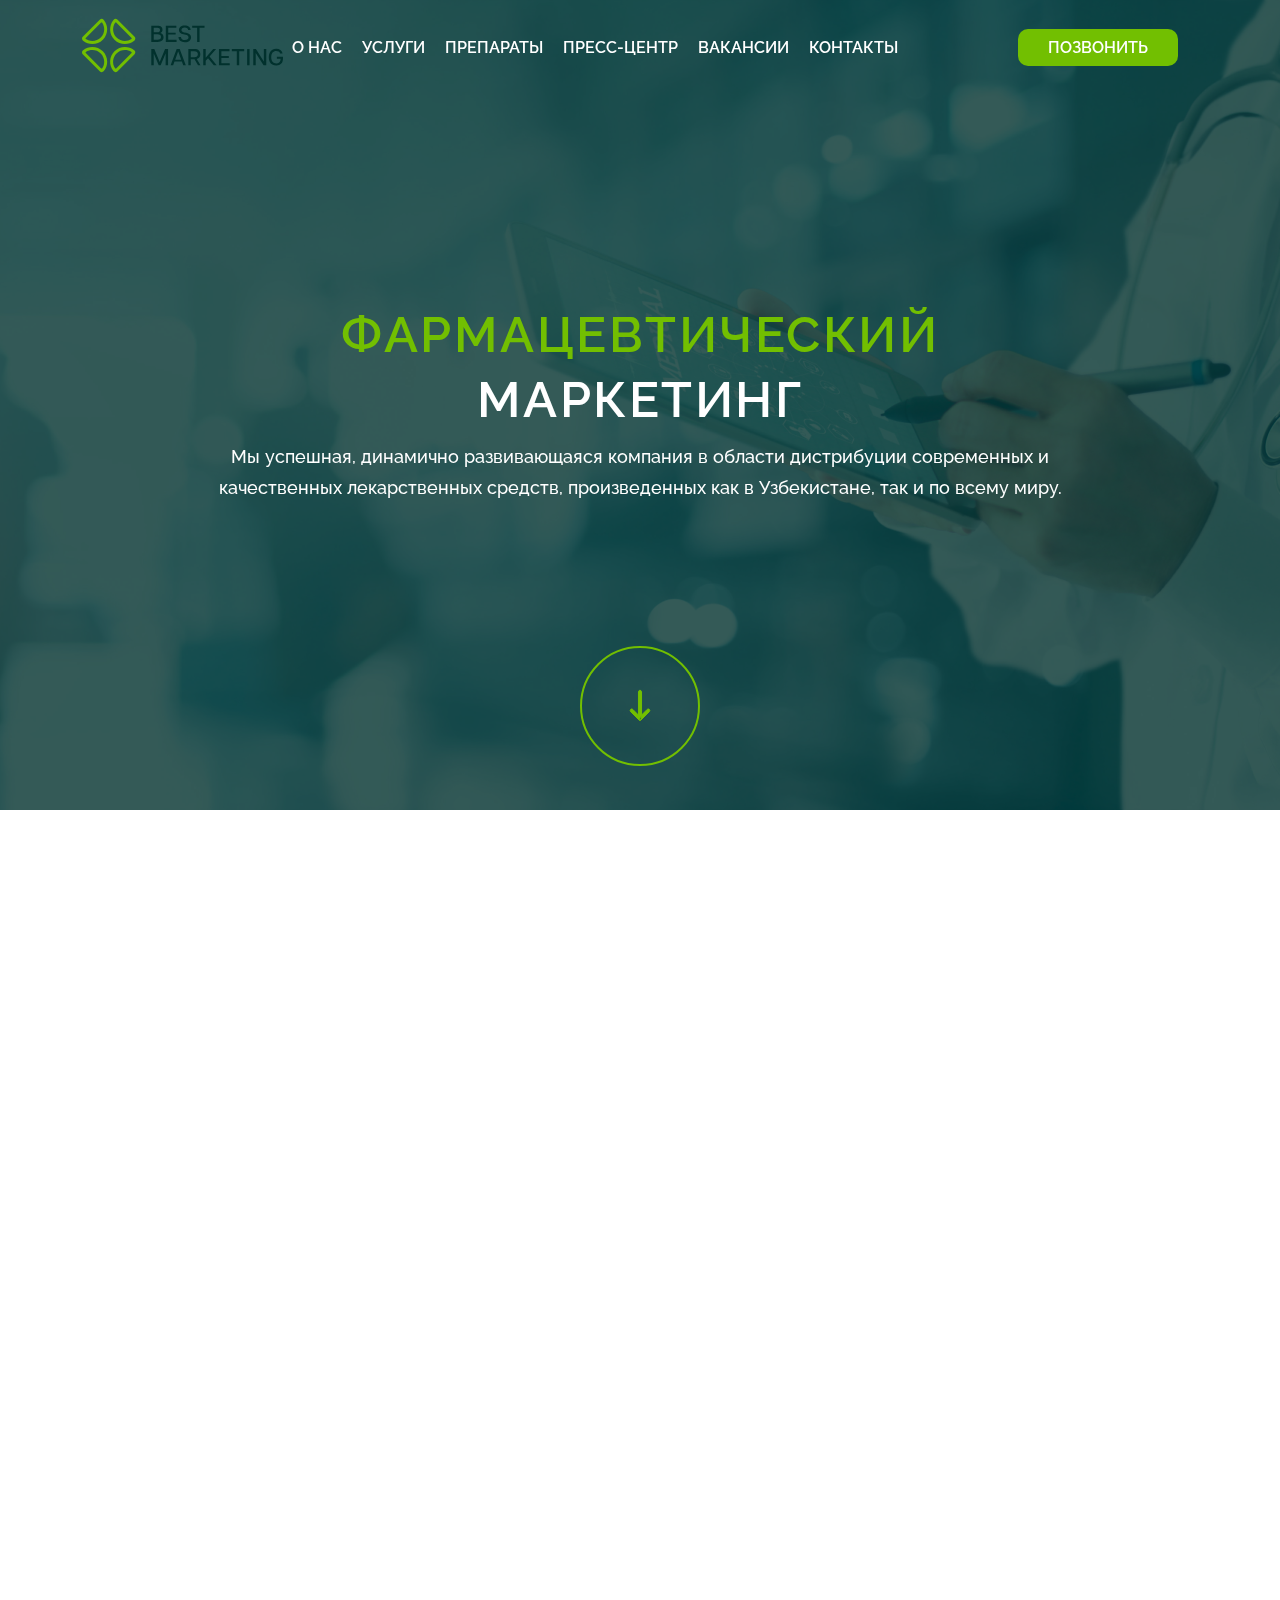
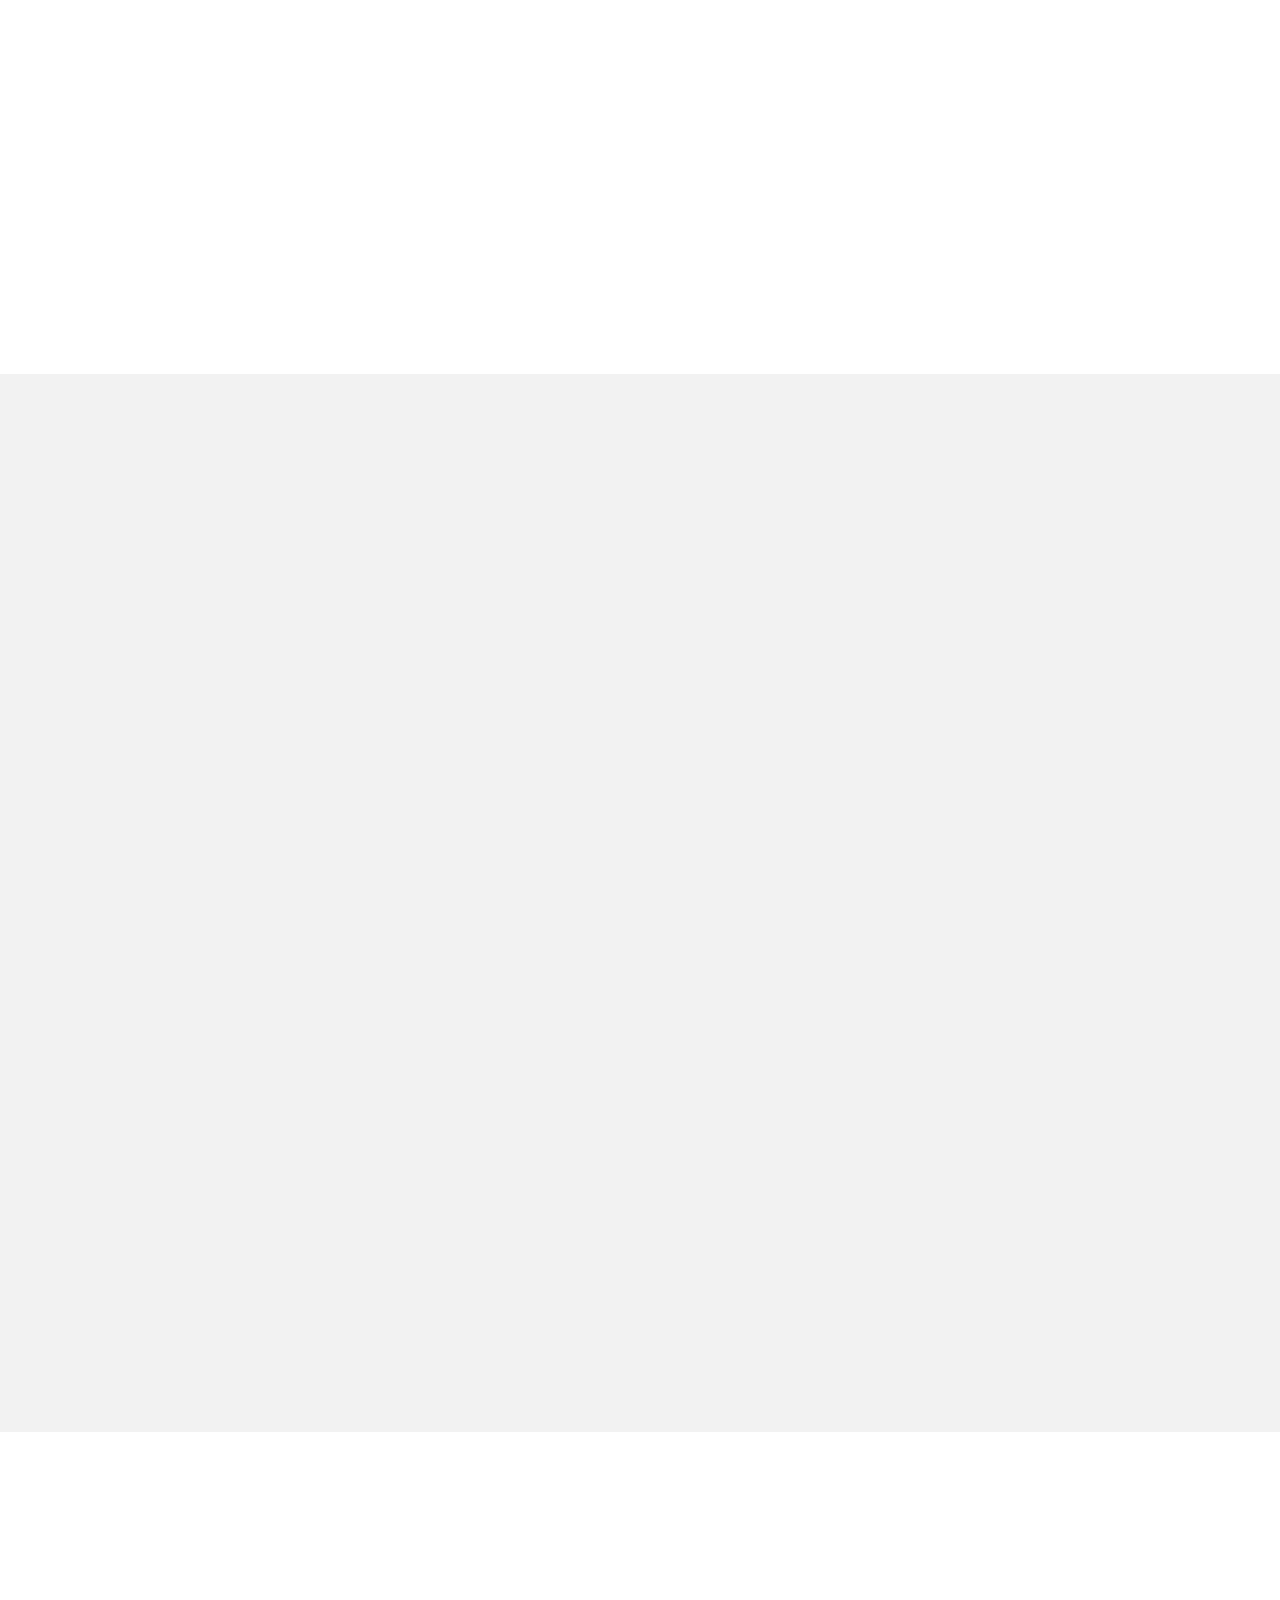
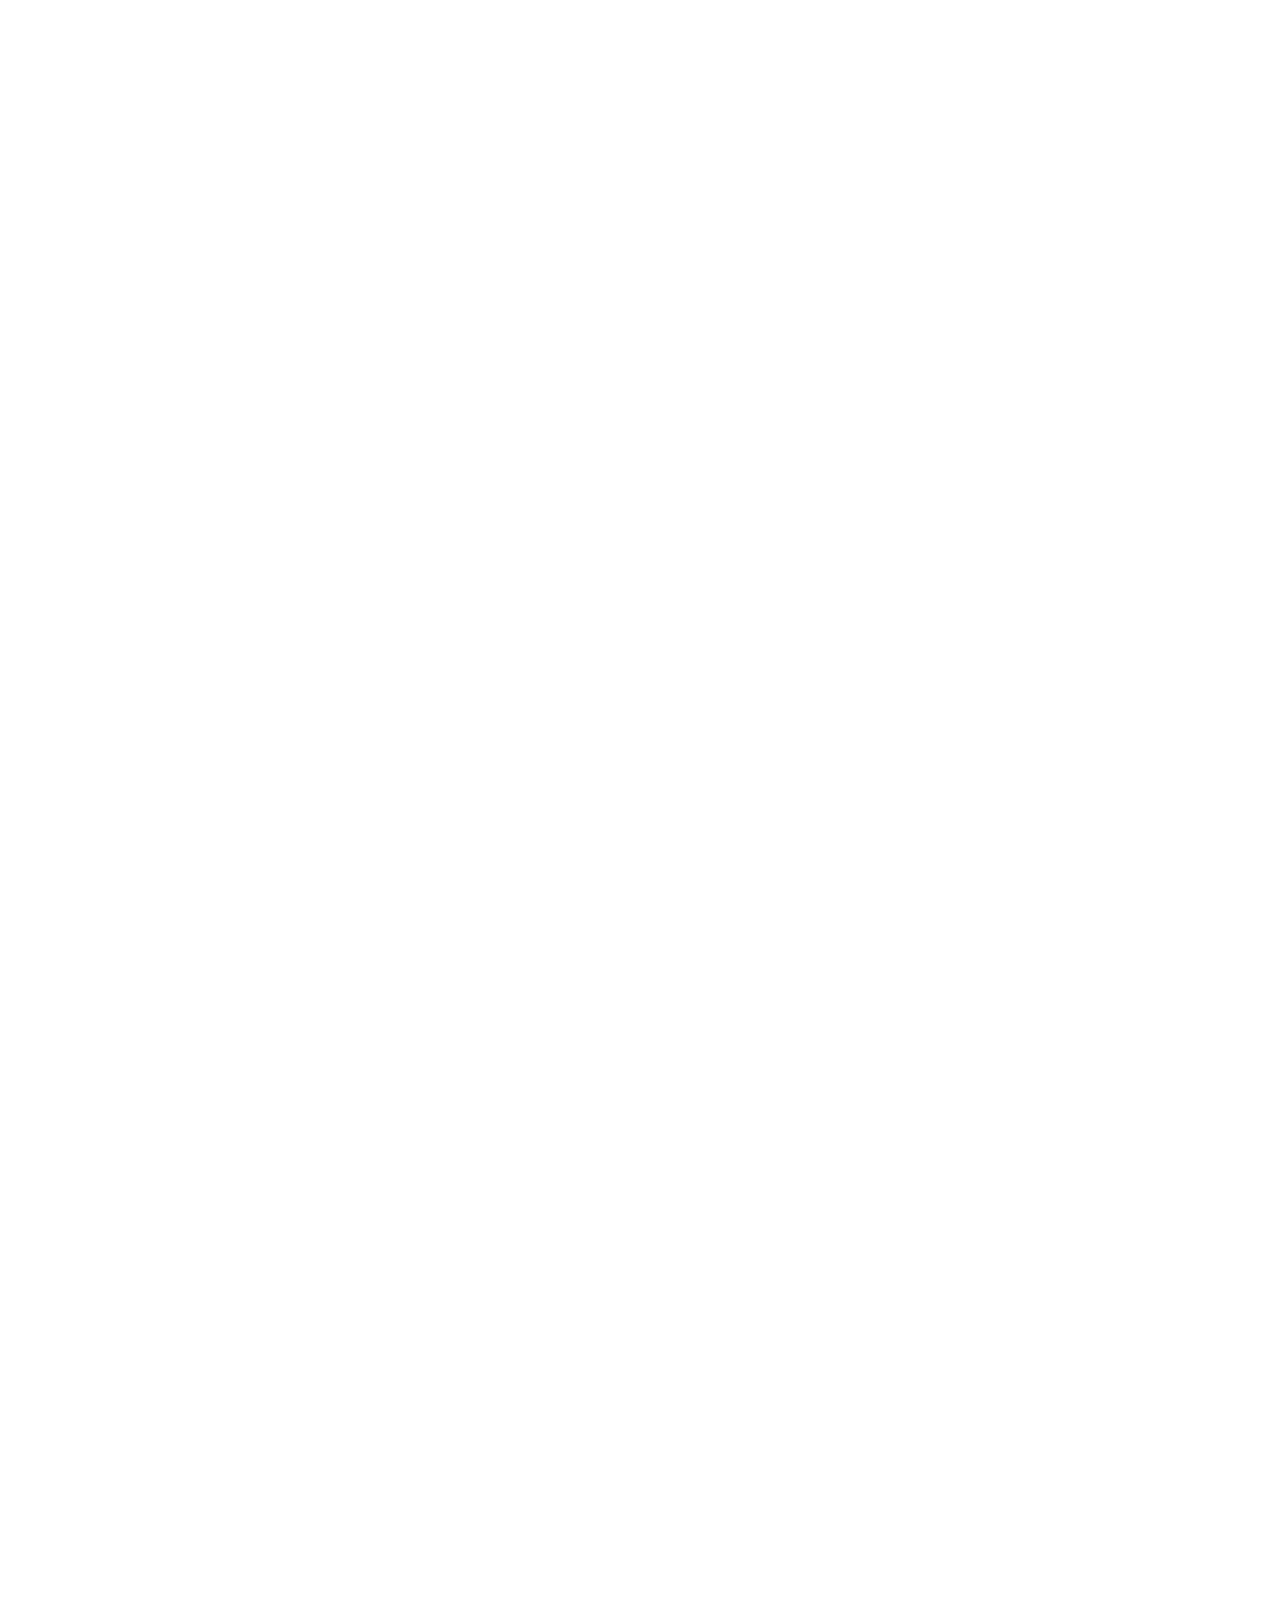
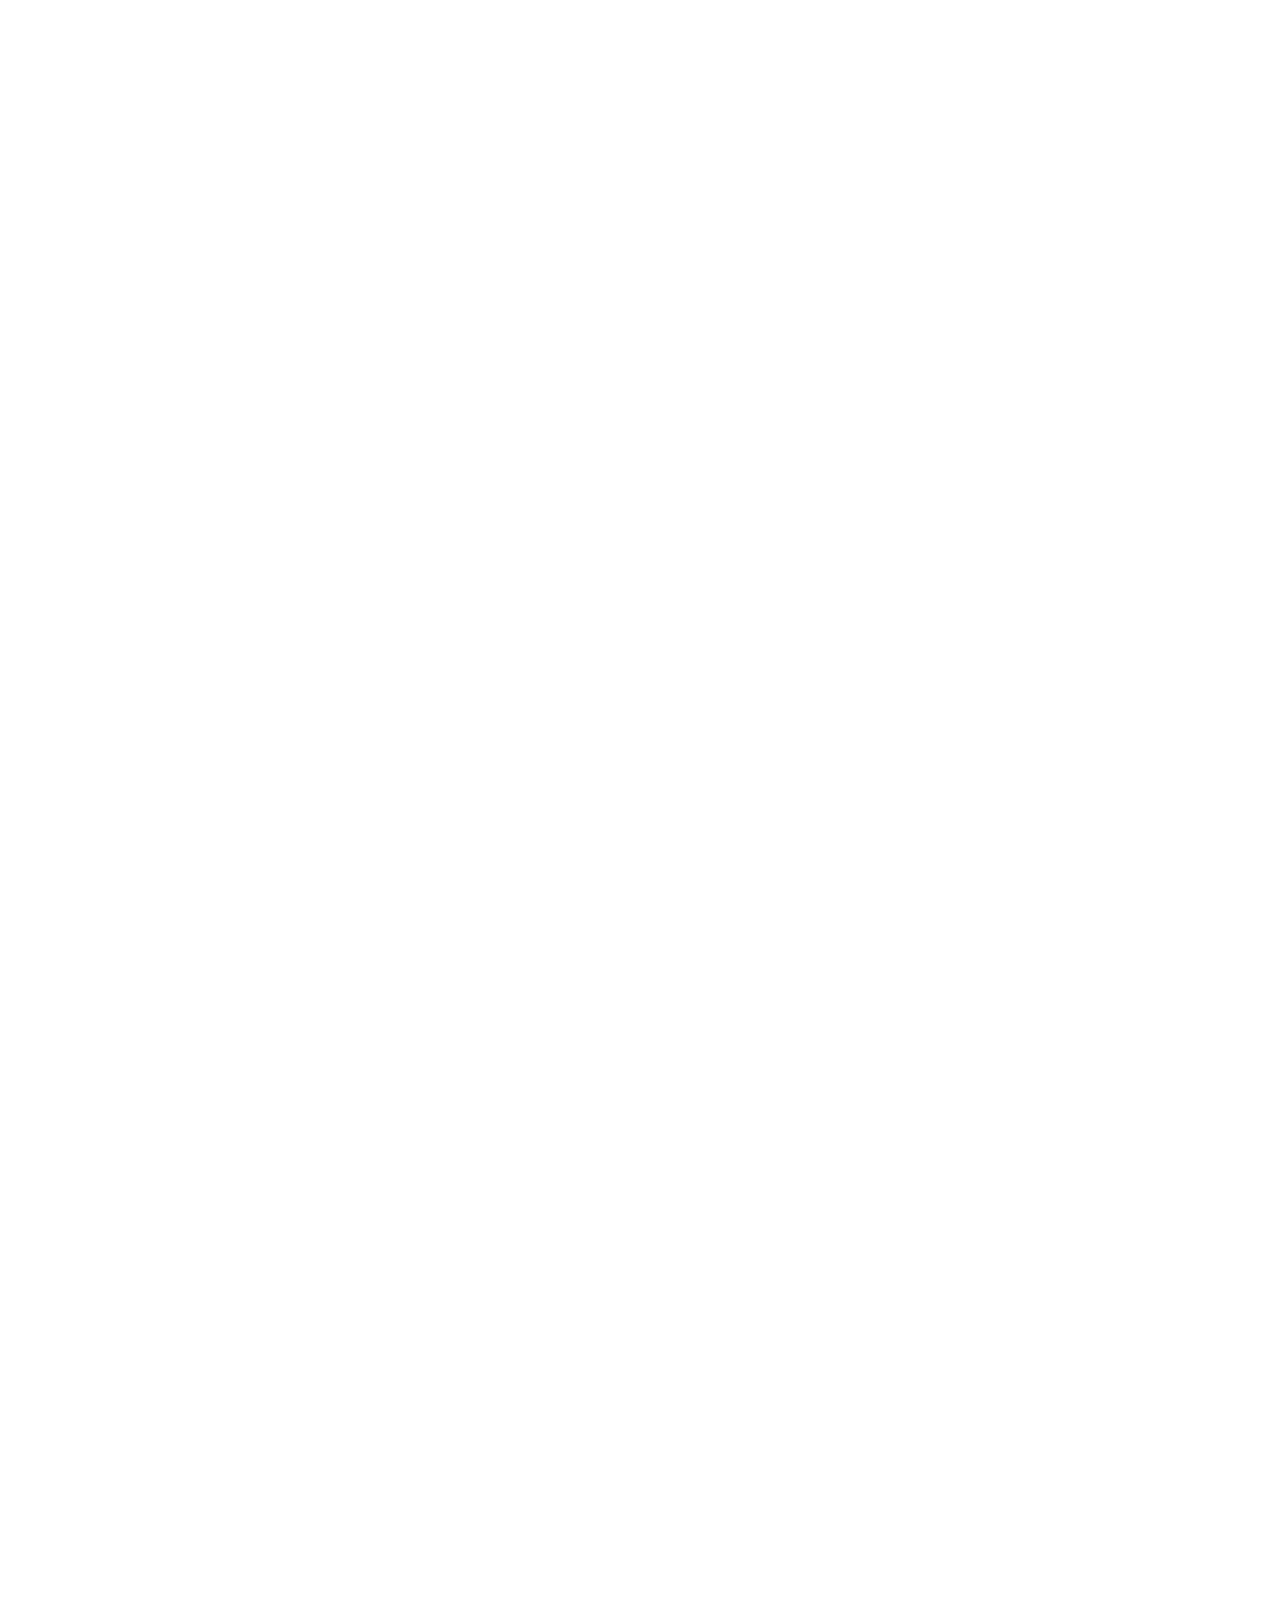
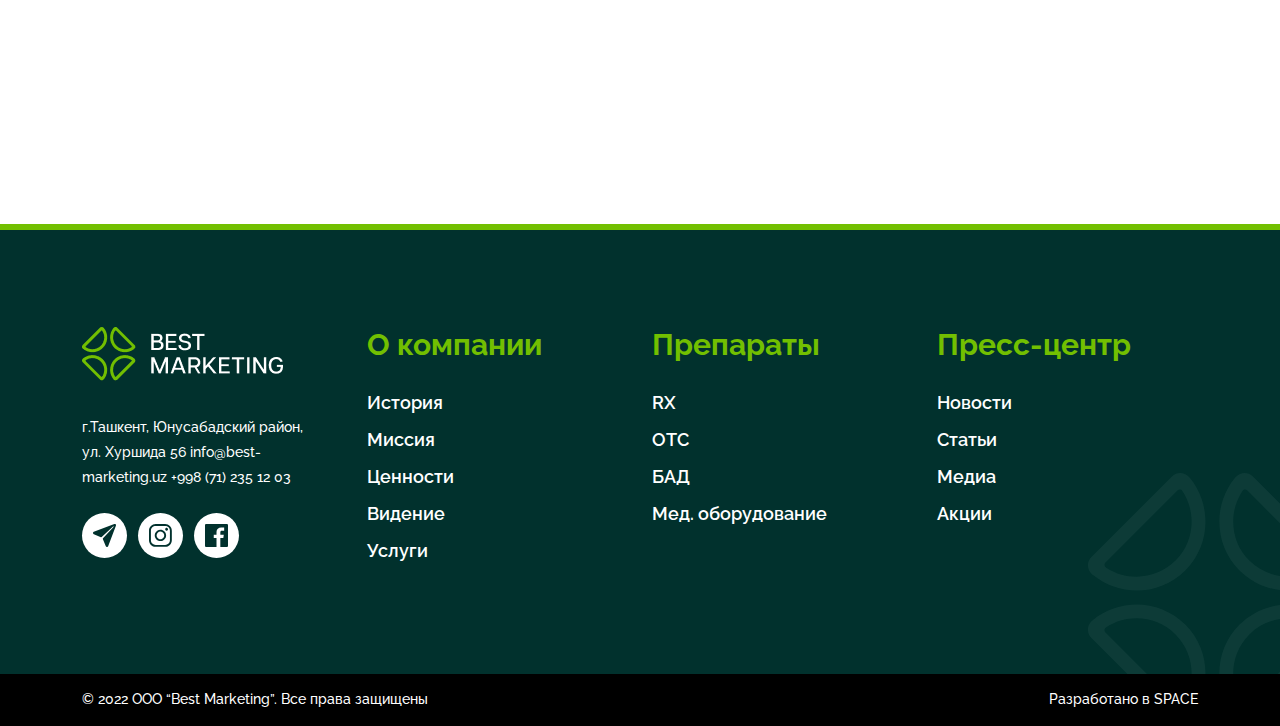
<file: index.html>
<!DOCTYPE html>
<html lang="en">

<head>
    <meta charset="UTF-8">
    <meta http-equiv="X-UA-Compatible" content="IE=edge">
    <meta name="viewport" content="width=device-width, initial-scale=1.0">
    <title>Фармацевтический Маркетинг</title>
    <link rel="stylesheet" href="styles/style.css">
    <link rel="stylesheet" href="styles/bootstrap-grid.min.css">
    <link rel="stylesheet" href="styles/aos.css">
    <link rel="stylesheet" href="styles/hamburgers.css">
</head>

<body>
    <header class="header main-nav-header">
        <nav class="container header-navigation">
            <div class="logo">
                <a href="/">
                    <svg width="201" height="55" viewBox="0 0 201 55" fill="none" xmlns="http://www.w3.org/2000/svg">
                        <path d="M3.76101 20.0096C3.45821 20.3124 3.50008 20.8216 3.85593 21.0597C8.43773 24.1263 14.7107 23.6384 18.7538 19.5951C22.7971 15.5518 23.2849 9.27907 20.2184 4.69749C19.9804 4.34134 19.4712 4.29947 19.1683 4.60235L3.76101 20.0096ZM20.8551 21.6963C15.4577 27.0936 6.88701 27.4311 1.09303 22.7085C1.03121 22.6581 0.933883 22.571 0.813428 22.4604C-0.238773 21.4924 -0.273987 19.8422 0.737181 18.831L17.9903 1.57768C19.0009 0.567269 20.6506 0.600897 21.618 1.65257C21.7228 1.76637 21.8052 1.85864 21.8534 1.91728C26.5903 7.71149 26.2577 16.2937 20.8551 21.6963Z" fill="#72BF01"/>
                        <path d="M49.5564 34.9905C49.8593 34.6876 49.8174 34.1784 49.4615 33.9404C44.8797 30.8739 38.607 31.3617 34.5636 35.405C30.5203 39.4483 30.0325 45.7211 33.0991 50.3026C33.3371 50.6587 33.8463 50.7006 34.1491 50.3977L49.5564 34.9905ZM32.4624 33.3037C37.8597 27.9065 46.4305 27.569 52.2244 32.2915C52.2863 32.3419 52.3838 32.4291 52.504 32.5398C53.5562 33.5077 53.5914 35.1579 52.5803 36.169L35.3272 53.4225C34.3165 54.4328 32.6669 54.3992 31.6995 53.3475C31.5947 53.2337 31.5123 53.1414 31.4641 53.0828C26.7271 47.2886 27.0598 38.7064 32.4624 33.3037Z" fill="#72BF01"/>
                        <path d="M19.1683 50.3985C19.4712 50.7013 19.98 50.6594 20.2184 50.3036C23.2849 45.7218 22.797 39.4488 18.7538 35.4057C14.7105 31.3624 8.43772 30.8743 3.85591 33.9411C3.50006 34.1791 3.4579 34.6881 3.761 34.9912L19.1683 50.3985ZM20.855 33.3045C26.2523 38.7018 26.5898 47.2722 21.8673 53.0665C21.8169 53.1283 21.7297 53.2256 21.619 53.3461C20.6511 54.3983 19.0006 54.4332 17.9897 53.4223L0.736336 36.1692C-0.274001 35.1586 -0.240449 33.5089 0.811299 32.5415C0.924801 32.4367 1.01737 32.3543 1.07601 32.3061C6.87022 27.5689 15.4524 27.9018 20.855 33.3045Z" fill="#72BF01"/>
                        <path d="M34.1491 4.60215C33.8463 4.29935 33.3373 4.34122 33.099 4.69737C30.0325 9.27887 30.5206 15.5519 34.5636 19.595C38.6069 23.6382 44.8797 24.1264 49.4615 21.0598C49.8174 20.8215 49.8595 20.3126 49.5564 20.0095L34.1491 4.60215ZM32.4624 21.6964C27.0651 16.2989 26.7276 7.72845 31.4505 1.93417C31.5006 1.87258 31.5878 1.77502 31.6984 1.65457C32.6663 0.602592 34.3168 0.567378 35.3277 1.57832L52.5811 18.8317C53.5914 19.8421 53.5578 21.4919 52.5061 22.4594C52.3926 22.5642 52.3001 22.6465 52.2414 22.6945C46.4472 27.4318 37.865 27.099 32.4624 21.6964Z" fill="#72BF01"/>
                        <path d="M69.3115 31.0762H72.2714L77.682 44.0714L83.0929 31.0762H86.0525V47.2624H83.6477V35.3772H83.5554L78.63 47.2624H76.7338L71.7854 35.3772H71.7161V47.2624H69.3115V31.0762Z" fill="#01312D"/>
                        <path d="M93.1648 41.7131H99.2232L96.2633 33.5967H96.1244L93.1648 41.7131ZM101.258 47.2627L99.8936 43.5398H92.4941L91.1299 47.2627H88.6094L94.691 31.0764H97.6967L103.778 47.2627H101.258Z" fill="#01312D"/>
                        <path d="M108.763 39.1926H112.37C113.527 39.1926 114.398 38.9345 114.983 38.4179C115.569 37.9015 115.862 37.1655 115.862 36.2095C115.862 35.2384 115.569 34.4911 114.983 33.9665C114.398 33.4429 113.527 33.1806 112.37 33.1806H108.763V39.1926ZM116.047 47.2624L112.556 41.2967H112.463H108.763V47.2624H106.358V31.0762H112.463C114.39 31.0762 115.847 31.5312 116.833 32.4405C117.82 33.3504 118.313 34.6065 118.313 36.2095C118.313 37.4433 118.016 38.472 117.423 39.2966C116.829 40.1214 115.947 40.6956 114.775 41.0195L118.452 47.2624H116.047Z" fill="#01312D"/>
                        <path d="M131.854 47.2627L126.05 40.1638L123.668 42.8462V47.2627H121.264V31.0764H123.668V39.6551L131.206 31.0764H134.074L127.553 38.4529L134.652 47.2627H131.854Z" fill="#01312D"/>
                        <path d="M136.965 31.0762H147.486V33.1806H139.369V38.0362H146.792V39.9556H139.369V45.1583H147.717V47.2624H136.965V31.0762Z" fill="#01312D"/>
                        <path d="M154.806 33.1806H149.835V31.0762H162.183V33.1806H157.211V47.2626H154.806V33.1806Z" fill="#01312D"/>
                        <path d="M165.146 31.0762H167.55V47.2624H165.146V31.0762Z" fill="#01312D"/>
                        <path d="M171.298 31.0762H173.887L181.796 43.4935H181.865V31.0762H184.27V47.2624H181.587L173.749 34.9609H173.702V47.2624H171.298V31.0762Z" fill="#01312D"/>
                        <path d="M190.329 46.5342C189.196 45.8947 188.321 44.9504 187.704 43.7017C187.088 42.453 186.779 40.95 186.779 39.1927C186.779 37.4354 187.091 35.9324 187.716 34.6834C188.34 33.435 189.215 32.4867 190.34 31.8392C191.465 31.1922 192.76 30.8683 194.225 30.8683C195.874 30.8683 197.262 31.2655 198.387 32.0592C199.512 32.8531 200.229 34.013 200.538 35.5391H198.156C197.847 34.6605 197.354 34.0095 196.676 33.5851C195.998 33.1615 195.181 32.9493 194.225 32.9493C192.653 32.9493 191.427 33.4968 190.548 34.5912C189.67 35.6858 189.23 37.2039 189.23 39.1466C189.23 41.1041 189.673 42.6378 190.56 43.7479C191.446 44.8576 192.683 45.4127 194.271 45.4127C195.597 45.4127 196.657 45.0197 197.45 44.2335C198.244 43.4471 198.634 42.2757 198.618 40.7189H194.872V38.7766H201V39.8864C201 42.4146 200.43 44.3143 199.289 45.586C198.148 46.8578 196.491 47.4939 194.317 47.4939C192.791 47.4939 191.462 47.174 190.329 46.5342Z" fill="#01312D"/>
                        <path d="M78.1214 21.0794C78.7068 20.5708 79 19.8926 79 19.0448C79 18.1968 78.7068 17.5263 78.1214 17.0329C77.5355 16.5397 76.6568 16.2928 75.4854 16.2928H71.7162V21.8424H75.4854C76.6568 21.8424 77.5355 21.5883 78.1214 21.0794ZM77.312 13.6686C77.7746 13.2753 78.0059 12.7089 78.0059 11.9689C78.0059 11.2442 77.7746 10.6935 77.312 10.3154C76.8495 9.93799 76.1865 9.74922 75.3233 9.74922H71.7162V14.258H75.3233C76.1865 14.258 76.8495 14.0616 77.312 13.6686ZM75.4854 7.71411C77.1502 7.71411 78.3989 8.06898 79.2314 8.7778C80.0637 9.48723 80.4799 10.4506 80.4799 11.6681C80.4799 12.5164 80.2871 13.2215 79.9019 13.784C79.5165 14.347 78.9614 14.7592 78.2371 15.021C79.3005 15.3142 80.1176 15.8152 80.6881 16.5242C81.2581 17.2333 81.5436 18.1275 81.5436 19.2063C81.5436 20.6094 81.0426 21.7424 80.0405 22.6056C79.0382 23.4691 77.5664 23.9004 75.6241 23.9004H69.3115V7.71411H75.4854Z" fill="#01312D"/>
                        <path d="M83.8213 7.71411H94.3424V9.81821H86.2261V14.6741H93.6487V16.5935H86.2261V21.7962H94.5735V23.9004H83.8213V7.71411Z" fill="#01312D"/>
                        <path d="M98.1812 22.7444C97.0634 21.8193 96.5049 20.5707 96.5049 18.9983H98.9556C99.0022 19.9231 99.3526 20.6712 100.008 21.2414C100.663 21.8116 101.63 22.0969 102.91 22.0969C104.097 22.0969 104.999 21.854 105.615 21.3686C106.232 20.8831 106.54 20.2164 106.54 19.3681C106.54 18.6132 106.294 18.0351 105.8 17.6343C105.307 17.2335 104.59 16.9406 103.65 16.7553L101.453 16.316C98.4625 15.7306 96.9671 14.2737 96.9671 11.9458C96.9671 10.5585 97.4718 9.47169 98.4817 8.68549C99.4915 7.89936 100.891 7.5061 102.679 7.5061C104.482 7.5061 105.919 7.90706 106.991 8.70868C108.062 9.51008 108.598 10.6124 108.598 12.0151H106.147C106.132 11.2599 105.819 10.659 105.211 10.2114C104.602 9.76466 103.766 9.54098 102.702 9.54098C101.607 9.54098 100.794 9.77207 100.262 10.2346C99.7306 10.6972 99.4645 11.2831 99.4645 11.9919C99.4645 13.287 100.328 14.1041 102.054 14.4432L104.159 14.8593C105.808 15.183 107.037 15.6957 107.847 16.3968C108.656 17.0984 109.06 18.0813 109.06 19.3452C109.06 20.8868 108.506 22.0702 107.396 22.8945C106.286 23.7196 104.783 24.1317 102.887 24.1317C100.867 24.1317 99.2987 23.6692 98.1812 22.7444Z" fill="#01312D"/>
                        <path d="M115.155 9.81821H110.184V7.71411H122.531V9.81821H117.56V23.9004H115.155V9.81821Z" fill="#01312D"/>
                    </svg>                        
                </a>
            </div>
            <button class="hamburger hamburger--collapse" type="button" id="nav-btn">
                <span class="hamburger-box">
                  <span class="hamburger-inner"></span>
                </span>
            </button>
            <ul class="navigation-list un-active">
                <li class="nav-list-item">
                    <a href="about.html" class="nav-link">О нас</a>
                </li>
                <li class="nav-list-item">
                    <a href="services.html" class="nav-link">Услуги</a>
                </li>
                <li class="nav-list-item">
                    <a href="category.html" class="nav-link">Препараты</a>
                </li>
                <li class="nav-list-item">
                    <a href="press-center.html" class="nav-link">Пресс-центр</a>
                </li>
                <li class="nav-list-item">
                    <a href="" class="nav-link">Вакансии</a>
                </li>
                <li class="nav-list-item">
                    <a href="contacts.html" class="nav-link">Контакты</a>
                </li>
                <li class="nav-list-item">
                    <div class="call-block">
                        <a href="#" class="call-link">Позвонить</a>
                    </div>
                </li>
            </ul>
        </nav>
    </header>
    
    <div class="main">
        <div class="hero-block">
            <div class="hero-blok-content container">
                <div data-aos="fade-up"  data-aos-duration="1000"><h2 class="main-header">Фармацевтический</br><span>Маркетинг</span></h2></div>
                <div class="hero-txt" data-aos="fade-up" data-aos-duration="1500">
                    <p>
                        Мы успешная, динамично развивающаяся компания в области дистрибуции современных и
                        качественных
                        лекарственных средств, произведенных как в Узбекистане, так и по всему миру.
                    </p>
                </div>
            </div>
            <div class="more-block" data-aos="fade-up" data-aos-duration="500">
                <a href="">
                    <svg width="120" height="120" viewBox="0 0 120 120" fill="none" xmlns="http://www.w3.org/2000/svg">
                        <circle cx="60" cy="60" r="59" stroke="#72BF01" stroke-width="2" />
                        <path
                            d="M61.5369 69.101V45.8713C61.5369 45.4639 61.3751 45.0732 61.087 44.7851C60.799 44.497 60.4083 44.3352 60.0009 44.3352C59.5935 44.3352 59.2028 44.497 58.9147 44.7851C58.6266 45.0732 58.4648 45.4639 58.4648 45.8713V69.101L52.7994 63.4337L52.7993 63.4337C52.511 63.1454 52.1199 62.9834 51.7122 62.9834C51.3045 62.9834 50.9134 63.1454 50.6251 63.4337C50.3368 63.722 50.1748 64.113 50.1748 64.5208C50.1748 64.9285 50.3368 65.3196 50.6251 65.6079L50.9786 65.2543L50.6251 65.6079L58.9133 73.8961L61.5369 69.101ZM61.5369 69.101L67.2024 63.4337L67.2024 63.4337C67.4907 63.1454 67.8818 62.9834 68.2895 62.9834C68.6973 62.9834 69.0883 63.1454 69.3766 63.4337C69.6649 63.722 69.8269 64.113 69.8269 64.5208C69.8269 64.9285 69.6649 65.3196 69.3766 65.6079L61.0884 73.8961L61.5369 69.101ZM60.5896 74.2301C60.776 74.1527 60.9454 74.0394 61.088 73.8965H58.9138C59.0564 74.0394 59.2257 74.1527 59.4121 74.2301C59.5987 74.3075 59.7988 74.3474 60.0009 74.3474C60.2029 74.3474 60.403 74.3075 60.5896 74.2301Z"
                            fill="#72BF01" stroke="#72BF01" />
                    </svg>
                </a>
            </div>
        </div>
        <div class="">
            <div class="container">
                <div class="service-txt-block">
                   <h2 class="content-head" data-aos="fade-up" data-aos-duration="500">Наши услуги</h2>
                    <div class="service-txt">
                        <div class="content-img-block" data-aos="fade-right" data-aos-duration="1000">
                            <img src="images/home-2.png" alt="">
                        </div>
                        <div class="content-txt-block" data-aos="fade-left" data-aos-duration="1000">
                            <h3 class="">Маркетинг и продвижение</br> фармацевтической продукции</h3>
                            <p class="">Наши специалисты проведут необходимые маркетинговые исследования и сбор
                                маркетинговой
                                информации.
                                Планирование ассортимента лекарственных средств, Разработка политики ценообразования на
                                товары.
                                Реализация, распространение и продвижение товаров.</p>
                            <a href="" class="more-btn">
                                <span class="mr-10">Подробно</span>
                                <svg width="27" height="27" viewBox="0 0 27 27" fill="none"
                                    xmlns="http://www.w3.org/2000/svg">
                                    <circle cx="13.5" cy="13.5" r="13" transform="rotate(-90 13.5 13.5)"
                                        stroke="#72BF01" />
                                    <path fill-rule="evenodd" clip-rule="evenodd"
                                        d="M7.65063 13.4997C7.65063 13.3937 7.69274 13.2921 7.76768 13.2171C7.84263 13.1422 7.94428 13.1001 8.05027 13.1001L17.476 13.1001L14.9607 10.5856C14.8857 10.5106 14.8435 10.4088 14.8435 10.3027C14.8435 10.1966 14.8857 10.0948 14.9607 10.0197C15.0357 9.9447 15.1375 9.90254 15.2436 9.90254C15.3498 9.90254 15.4515 9.9447 15.5266 10.0197L18.7236 13.2168C18.7609 13.2539 18.7904 13.298 18.8105 13.3466C18.8307 13.3951 18.841 13.4472 18.841 13.4997C18.841 13.5523 18.8307 13.6043 18.8105 13.6529C18.7904 13.7014 18.7609 13.7455 18.7236 13.7827L15.5266 16.9797C15.4515 17.0548 15.3498 17.0969 15.2436 17.0969C15.1375 17.0969 15.0357 17.0548 14.9607 16.9797C14.8857 16.9047 14.8435 16.8029 14.8435 16.6968C14.8435 16.5907 14.8857 16.4889 14.9607 16.4138L17.476 13.8994L8.05027 13.8994C7.94428 13.8994 7.84263 13.8573 7.76768 13.7823C7.69274 13.7074 7.65063 13.6057 7.65063 13.4997Z"
                                        fill="#72BF01" />
                                </svg>
                            </a>
                        </div>
                    </div>
                    <div class="service-txt service-txt-left">
                        <div class="content-txt-block" data-aos="fade-right" data-aos-duration="1000">
                            <h3>Регистрация и перерегистрация фармацевтической продукции</h3>
                            <p>Регистрация лекарств в точные сроки, постоянная связь с заказчиком, отчетность в реальном
                                времени. Первичная оценка документации и подготовка  регистрационных документов на
                                основании
                                материалов Клиента. Подача документов на регистрацию в государственных органах.</p>
                            <a href="" class="more-btn">
                                <span class="mr-10">Подробно</span>
                                <svg width="27" height="27" viewBox="0 0 27 27" fill="none"
                                    xmlns="http://www.w3.org/2000/svg">
                                    <circle cx="13.5" cy="13.5" r="13" transform="rotate(-90 13.5 13.5)"
                                        stroke="#72BF01" />
                                    <path fill-rule="evenodd" clip-rule="evenodd"
                                        d="M7.65063 13.4997C7.65063 13.3937 7.69274 13.2921 7.76768 13.2171C7.84263 13.1422 7.94428 13.1001 8.05027 13.1001L17.476 13.1001L14.9607 10.5856C14.8857 10.5106 14.8435 10.4088 14.8435 10.3027C14.8435 10.1966 14.8857 10.0948 14.9607 10.0197C15.0357 9.9447 15.1375 9.90254 15.2436 9.90254C15.3498 9.90254 15.4515 9.9447 15.5266 10.0197L18.7236 13.2168C18.7609 13.2539 18.7904 13.298 18.8105 13.3466C18.8307 13.3951 18.841 13.4472 18.841 13.4997C18.841 13.5523 18.8307 13.6043 18.8105 13.6529C18.7904 13.7014 18.7609 13.7455 18.7236 13.7827L15.5266 16.9797C15.4515 17.0548 15.3498 17.0969 15.2436 17.0969C15.1375 17.0969 15.0357 17.0548 14.9607 16.9797C14.8857 16.9047 14.8435 16.8029 14.8435 16.6968C14.8435 16.5907 14.8857 16.4889 14.9607 16.4138L17.476 13.8994L8.05027 13.8994C7.94428 13.8994 7.84263 13.8573 7.76768 13.7823C7.69274 13.7074 7.65063 13.6057 7.65063 13.4997Z"
                                        fill="#72BF01" />
                                </svg>
                            </a>
                        </div>
                        <div class="content-img-block" data-aos="fade-left" data-aos-duration="1000">
                            <img src="images/home-3.png" alt="">
                        </div>
                    </div>
                </div>
            </div>

        </div>
        <div class="preparations-block">
            <div class="container">
                <div class="head-wrapper">
                    <h2 class="content-head" data-aos="fade-up" data-aos-duration="1000">Перапараты</h2>
                </div>
                <div data-aos="fade-up" data-aos-duration="1300">
                    <div class="row">
                        <div class="col-xl-6 col-lg-6 col-md-6">
                            <div class="preparation-card-wrapper">
                                <div class="preparation-card">
                                    <div class="preparation-img">
                                        <img src="images/preparation-1.png" alt="">
                                    </div>
                                    <div class="preparation-name">
                                        <h4>RX</h4>
                                    </div>
                                </div>
                            </div>

                        </div>
                        <div class="col-xl-6 col-lg-6 col-md-6">
                            <div class="preparation-card-wrapper">
                                <div class="preparation-card">
                                    <div class="preparation-img">
                                        <img src="images/preparation-2.png" alt="">
                                    </div>
                                    <div class="preparation-name">
                                        <h4>ОТС</h4>
                                    </div>
                                </div>
                            </div>

                        </div>
                        <div class="col-xl-6 col-lg-6 col-md-6">
                            <div class="preparation-card-wrapper">
                                <div class="preparation-card">
                                    <div class="preparation-img">
                                        <img src="images/preparation-3.png" alt="">
                                    </div>
                                    <div class="preparation-name">
                                        <h4>БАД</h4>
                                    </div>
                                </div>
                            </div>
                        </div>
                        <div class="col-xl-6 col-lg-6 col-md-6">
                            <div class="preparation-card-wrapper">
                                <div class="preparation-card">
                                    <div class="preparation-img">
                                        <img src="images/preparation-4.png" alt="">
                                    </div>
                                    <div class="preparation-name">
                                        <h4>Мед. оборудования</h4>
                                    </div>
                                </div>
                            </div>

                        </div>
                    </div>
                </div>
            </div>
        </div>
        <div class="benefits">
            <div class="container">
                <div class="head-wrapper" data-aos="fade-up" data-aos-duration="1000">
                    <h2 class="content-head">Наши преимущества</h2>
                </div>
                <div data-aos="fade-up" data-aos-duration="1300">
                    <div class="row">
                        <div class="col-xl-4 col-lg-6 col-md-6">
                            <div class="benefits-card">
                                <div class="benefits-svg">
                                    <svg width="84" height="68" viewBox="0 0 84 68" fill="none"
                                        xmlns="http://www.w3.org/2000/svg">
                                        <path
                                            d="M43.9162 28.8734L39.9787 32.5245C34.65 37.4664 28.5862 34.1063 26.6306 31.9547C23.1 28.05 23.3756 22.007 27.2081 18.4477L37.9444 8.5H37.0781C29.4919 8.5 22.1944 11.548 16.8262 16.9734L4.2 17.0133C1.89 17.0133 0 18.9245 0 21.2606V42.4841C0 44.8202 1.89 46.7394 4.08187 46.7394L19.0837 46.7314L30.9619 57.5981C34.5712 60.5691 39.8541 60.0034 42.7744 56.3689L45.1526 58.3943C47.2369 60.0014 50.3212 59.7889 52.0275 57.6811L56.1461 52.5546L56.8515 53.1521C58.6561 54.613 61.2982 54.3477 62.7577 52.5215L64.0146 50.9503C65.4688 49.1308 65.1931 46.4679 63.3976 44.9924L43.9162 28.8734ZM79.8 17.0133L67.2 16.9965C61.8214 11.5565 54.5265 8.51248 46.9219 8.51248L45.7931 8.5C44.7431 8.5 43.743 8.9246 42.9555 9.63794L30.0562 21.5555L30.03 21.6086C27.825 23.707 27.8775 27.0008 29.7412 29.0461C31.0045 30.4406 34.335 31.9175 37.1083 29.4113C37.1083 29.3947 37.1411 29.3947 37.1575 29.3781L47.6575 19.6695C48.5107 18.8898 49.8389 18.9396 50.6264 19.8023C51.4139 20.6651 51.3483 22.0097 50.4952 22.8066L47.0669 25.9768L66.1769 41.662C67.7677 42.989 68.7363 44.7817 69.0802 46.7062L79.8 46.7102C82.11 46.7102 84 44.8003 84 42.4628V21.2633C84 18.9125 82.1231 17.0133 79.8 17.0133Z"
                                            fill="#72BF01" />
                                    </svg>
                                </div>
                                <p>
                                    Налаженные партнерские отношения с крупными дистрибьюторскими компаниями,
                                    субдистрибьютерами, аптечными сетями и розничными
                                    аптеками.
                                </p>
                            </div>
                        </div>
                        <div class="col-xl-4 col-lg-6 col-md-6">
                            <div class="benefits-card">
                                <div class="benefits-svg">
                                    <svg width="75" height="66" viewBox="0 0 75 66" fill="none"
                                        xmlns="http://www.w3.org/2000/svg">
                                        <path
                                            d="M53.125 15.4474C53.125 22.476 43.6068 35.0013 39.4271 40.0475C38.4245 41.3991 36.5755 41.3991 35.5729 40.0475C31.3932 35.0013 21.875 22.476 21.875 15.4474C21.875 6.91659 28.8672 0 37.5 0C46.1328 0 53.125 6.91659 53.125 15.4474ZM37.5 19.5668C40.3776 19.5668 42.7083 17.2625 42.7083 14.4176C42.7083 11.574 40.3776 9.26847 37.5 9.26847C34.6224 9.26847 32.2917 11.574 32.2917 14.4176C32.2917 17.2625 34.6224 19.5668 37.5 19.5668ZM55.4167 23.1454C55.4818 22.9909 55.5469 22.8365 55.612 22.6691L70.7161 16.6961C72.7734 15.8851 75 17.3784 75 19.5668V54.4265C75 55.688 74.2188 56.8208 73.0339 57.2971L54.1667 64.7505V25.7972C54.6224 24.909 55.0391 24.0336 55.4167 23.1454ZM19.5833 23.1454C19.9609 24.0336 20.3776 24.909 20.8333 25.7972V58.1596L4.28516 64.7119C2.23307 65.4071 0 64.0296 0 61.8413V26.9815C0 25.72 0.777995 24.4713 1.96484 24.1109L17.9167 17.8032C18.2292 19.6311 18.8672 21.4462 19.5833 23.1454ZM42.6823 42.6221C44.4922 40.498 47.3307 36.855 50 32.8258V64.9179L25 57.8507V32.8258C27.6693 36.855 30.5078 40.498 32.3177 42.6221C34.987 46.0334 40.013 46.0334 42.6823 42.6221Z"
                                            fill="#72BF01" />
                                    </svg>
                                </div>
                                <p>
                                    Широкое покрытие аптечной базы и ЛПУ по всей республике Узбекистан. Постоянная работа
                                    над расширением клиентской базы в каждом регионе республики.
                                </p>
                            </div>
                        </div>
                        <div class="col-xl-4 col-lg-6 col-md-6">
                            <div class="benefits-card">
                                <div class="benefits-svg">
                                    <svg width="75" height="75" viewBox="0 0 75 75" fill="none"
                                        xmlns="http://www.w3.org/2000/svg">
                                        <path
                                            d="M37.479 0C36.3745 0 35.479 0.895431 35.479 2V9.90144C35.479 11.006 36.3745 11.9014 37.479 11.9014H37.5215C38.626 11.9014 39.5215 11.006 39.5215 9.90144V2C39.5215 0.895432 38.626 0 37.5215 0H37.479ZM20.1192 5.21505C19.4857 4.31015 18.2386 4.09018 17.3337 4.72373L17.2986 4.74832C16.3937 5.38188 16.1738 6.62904 16.8074 7.53387L21.3379 14.0035C21.9716 14.9084 23.2189 15.1282 24.1237 14.4943L24.158 14.4703C25.0625 13.8367 25.2822 12.5899 24.6489 11.6853L20.1192 5.21505ZM57.666 4.72352C56.7611 4.09007 55.514 4.3101 54.8806 5.21497L50.351 11.6852C49.7177 12.5899 49.9375 13.8367 50.842 14.4703L50.8767 14.4946C51.7815 15.1284 53.0288 14.9086 53.6624 14.0037L58.1928 7.534C58.8264 6.62912 58.6064 5.38189 57.7015 4.74837L57.666 4.72352ZM37.4994 15.1578C27.7541 15.1578 19.8273 20.9894 19.5987 28.2493C19.592 28.4622 19.6276 28.6749 19.6944 28.8773L29.3135 58.0082C29.5841 58.8276 30.3497 59.3811 31.2127 59.3811H43.7879C44.6508 59.3811 45.4165 58.8276 45.687 58.0081L55.3053 28.8772C55.3721 28.6749 55.4077 28.4622 55.401 28.2493C55.1724 20.9896 47.2451 15.1578 37.4994 15.1578ZM7.22209 19.4142C6.18373 19.0361 5.03557 19.5718 4.65815 20.6104L4.64311 20.6518C4.26602 21.6895 4.80116 22.8365 5.83864 23.2142L13.2606 25.9164C14.298 26.294 15.4452 25.7597 15.8236 24.7226L15.8387 24.6812C16.2176 23.643 15.6826 22.4944 14.6441 22.1163L7.22209 19.4142ZM70.3417 20.6102C69.9642 19.5717 68.8161 19.0361 67.7778 19.4142L60.3531 22.1174C59.3155 22.4951 58.7804 23.6424 59.1578 24.6802L59.1725 24.7207C59.55 25.759 60.6979 26.2944 61.7361 25.9166L69.161 23.2142C70.1987 22.8366 70.7339 21.6894 70.3567 20.6516L70.3417 20.6102ZM16.5013 38.0397C16.2162 36.9716 15.1186 36.3374 14.0508 36.6238L6.42108 38.6703C5.35489 38.9562 4.72711 40.0711 5.01214 41.1375C5.29746 42.205 6.39951 42.858 7.46687 42.5722L15.0974 40.5285C16.1637 40.2428 16.797 39.1473 16.5123 38.0807L16.5013 38.0397ZM60.9491 36.6238C59.8813 36.3374 58.7836 36.9718 58.4987 38.04L58.4878 38.0808C58.2032 39.1473 58.8366 40.2427 59.9028 40.5282L67.5333 42.5716C68.6007 42.8575 69.7028 42.2043 69.988 41.1367C70.2728 40.0703 69.6449 38.9557 68.5788 38.6698L60.9491 36.6238ZM31.5414 61.6271C30.4368 61.627 29.5413 62.5225 29.5413 63.6271V64.9824C29.5413 66.0869 30.4368 66.9824 31.5413 66.9824H43.4593C44.5639 66.9824 45.4593 66.0869 45.4593 64.9824V63.6277C45.4593 62.5232 44.5639 61.6278 43.4594 61.6277L31.5414 61.6271ZM31.5415 69.6447C30.4368 69.6447 29.5413 70.5401 29.5413 71.6447V73C29.5413 74.1046 30.4368 75 31.5413 75H43.4593C44.5639 75 45.4593 74.1046 45.4593 73V71.6454C45.4593 70.5409 44.5639 69.6455 43.4594 69.6454L31.5415 69.6447Z"
                                            fill="#72BF01" />
                                    </svg>
                                </div>
                                <p>
                                    Нестандартный и креативный подход к решению всех поставленных бизнес задач.
                                </p>
                            </div>
                        </div>
                        <div class="col-xl-4 col-lg-6 col-md-6">
                            <div class="benefits-card">
                                <div class="benefits-svg">
                                    <svg width="75" height="60" viewBox="0 0 75 60" fill="none"
                                        xmlns="http://www.w3.org/2000/svg">
                                        <path
                                            d="M11.25 26.25C15.3867 26.25 18.75 22.8867 18.75 18.75C18.75 14.6133 15.3867 11.25 11.25 11.25C7.11328 11.25 3.75 14.6133 3.75 18.75C3.75 22.8867 7.11328 26.25 11.25 26.25ZM63.75 26.25C67.8867 26.25 71.25 22.8867 71.25 18.75C71.25 14.6133 67.8867 11.25 63.75 11.25C59.6133 11.25 56.25 14.6133 56.25 18.75C56.25 22.8867 59.6133 26.25 63.75 26.25ZM67.5 30H60C57.9375 30 56.0742 30.832 54.7148 32.1797C59.4375 34.7695 62.7891 39.4453 63.5156 45H71.25C73.3242 45 75 43.3242 75 41.25V37.5C75 33.3633 71.6367 30 67.5 30ZM37.5 30C44.7539 30 50.625 24.1289 50.625 16.875C50.625 9.62109 44.7539 3.75 37.5 3.75C30.2461 3.75 24.375 9.62109 24.375 16.875C24.375 24.1289 30.2461 30 37.5 30ZM46.5 33.75H45.5273C43.0898 34.9219 40.3828 35.625 37.5 35.625C34.6172 35.625 31.9219 34.9219 29.4727 33.75H28.5C21.0469 33.75 15 39.7969 15 47.25V50.625C15 53.7305 17.5195 56.25 20.625 56.25H54.375C57.4805 56.25 60 53.7305 60 50.625V47.25C60 39.7969 53.9531 33.75 46.5 33.75ZM20.2852 32.1797C18.9258 30.832 17.0625 30 15 30H7.5C3.36328 30 0 33.3633 0 37.5V41.25C0 43.3242 1.67578 45 3.75 45H11.4727C12.2109 39.4453 15.5625 34.7695 20.2852 32.1797Z"
                                            fill="#72BF01" />
                                    </svg>

                                </div>
                                <p>
                                    В своей работе с дистрибьюторами и поставщиками , мы ориентируемся на долгосрочное
                                    сотрудничество, придерживаясь принципа индивидуального подхода к каждому контрагенту.
                                </p>
                            </div>
                        </div>
                        <div class="col-xl-4 col-lg-6 col-md-6">
                            <div class="benefits-card">
                                <div class="benefits-svg">
                                    <svg width="62" height="62" viewBox="0 0 62 62" fill="none"
                                        xmlns="http://www.w3.org/2000/svg">
                                        <path
                                            d="M47.25 3.03105C47.2508 2.56689 47.1138 2.11294 46.8563 1.72674C46.5988 1.34054 46.2325 1.03949 45.8037 0.861748C45.3749 0.68401 44.903 0.637589 44.4478 0.728371C43.9926 0.819153 43.5746 1.04305 43.2468 1.37167L33.8718 10.7467C33.6543 10.9647 33.4819 11.2235 33.3645 11.5082C33.2471 11.793 33.1869 12.0981 33.1875 12.406V25.4982L29.714 28.967C29.0192 28.7826 28.2913 28.7602 27.5864 28.9014C26.8815 29.0427 26.2184 29.3439 25.6483 29.7818C25.0782 30.2197 24.6162 30.7826 24.2979 31.4272C23.9796 32.0718 23.8135 32.7809 23.8125 33.4998C23.8128 34.1669 23.9554 34.8262 24.231 35.4338C24.5065 36.0413 24.9086 36.583 25.4102 37.0227C25.9119 37.4624 26.5016 37.79 27.14 37.9835C27.7784 38.1771 28.4508 38.2321 29.1122 38.145C29.7736 38.0579 30.4087 37.8306 30.9752 37.4783C31.5417 37.126 32.0265 36.6569 32.3972 36.1023C32.7679 35.5476 33.0159 34.9203 33.1247 34.2621C33.2335 33.604 33.2005 32.9301 33.0281 32.2857L36.5015 28.8123H49.5937C49.9017 28.8128 50.2068 28.7527 50.4915 28.6353C50.7762 28.5178 51.035 28.3454 51.2531 28.1279L60.6281 18.7529C60.9567 18.4251 61.1806 18.0071 61.2714 17.5519C61.3622 17.0967 61.3157 16.6248 61.138 16.1961C60.9603 15.7673 60.6592 15.4009 60.273 15.1435C59.8868 14.886 59.4329 14.749 58.9687 14.7498H47.25V3.03105ZM56.3625 29.6467C57.1691 35.4834 56.1221 41.426 53.3695 46.6358C50.6169 51.8455 46.2976 56.0591 41.0213 58.6818C35.745 61.3046 29.7783 62.204 23.9633 61.2531C18.1484 60.3022 12.7789 57.549 8.6129 53.3822C4.4469 49.2154 1.69477 43.8454 0.745006 38.0302C-0.204759 32.2151 0.695813 26.2485 3.3196 20.9728C5.94338 15.697 10.1579 11.3785 15.3681 8.62691C20.5783 5.8753 26.5212 4.82956 32.3578 5.6373L30.5625 7.43261C29.9088 8.08546 29.3902 8.86072 29.0363 9.71409C28.6824 10.5675 28.5002 11.4822 28.5 12.406C24.328 12.406 20.2497 13.6432 16.7809 15.961C13.312 18.2788 10.6084 21.5732 9.01187 25.4276C7.41533 29.2819 6.99761 33.5232 7.81151 37.615C8.62542 41.7068 10.6344 45.4653 13.5844 48.4153C16.5344 51.3653 20.293 53.3743 24.3848 54.1882C28.4766 55.0021 32.7178 54.5844 36.5722 52.9879C40.4266 51.3913 43.721 48.6877 46.0388 45.2189C48.3566 41.75 49.5937 37.6717 49.5937 33.4998C51.4579 33.4982 53.2451 32.7563 54.5625 31.4373L56.3625 29.6467V29.6467ZM28.5 17.0935C25.2551 17.0935 22.0831 18.0558 19.3851 19.8585C16.6871 21.6612 14.5843 24.2235 13.3426 27.2214C12.1008 30.2192 11.7759 33.518 12.4089 36.7005C13.042 39.883 14.6045 42.8063 16.899 45.1008C19.1934 47.3952 22.1168 48.9578 25.2993 49.5908C28.4818 50.2238 31.7805 49.8989 34.7784 48.6572C37.7762 47.4154 40.3385 45.3126 42.1413 42.6146C43.944 39.9166 44.9062 36.7446 44.9062 33.4998H38.4421L37.8562 34.0857C37.7435 35.8865 37.1136 37.6166 36.0419 39.0682C34.9703 40.5198 33.5026 41.6314 31.8148 42.2695C30.1271 42.9075 28.2911 43.045 26.5271 42.6654C24.7632 42.2858 23.1462 41.4052 21.8704 40.1294C20.5945 38.8535 19.7139 37.2366 19.3343 35.4726C18.9547 33.7087 19.0922 31.8727 19.7303 30.1849C20.3684 28.4972 21.4799 27.0294 22.9315 25.9578C24.3832 24.8862 26.1132 24.2562 27.914 24.1435L28.5 23.5576V17.0935Z"
                                            fill="#72BF01" />
                                    </svg>
                                </div>
                                <p>
                                    Профессиональная и квалифици-рованная команда, с высшим медицинским образованием. Нам
                                    важно постоянное профессиональное развитие, сплоченность и коммуникабельность команды.
                                </p>
                            </div>
                        </div>
                        <div class="col-xl-4 col-lg-6 col-md-6">
                            <div class="benefits-card benefits-abstraction">
                                <div class="benefits-svg">
                                    <svg width="224" height="225" viewBox="0 0 224 225" fill="none"
                                        xmlns="http://www.w3.org/2000/svg">
                                        <path
                                            d="M16.2642 80.8525C14.9949 82.1218 15.1704 84.2563 16.6621 85.2544C35.8686 98.109 62.1645 96.064 79.1128 79.1147C96.062 62.1655 98.1068 35.8709 85.2522 16.6653C84.2543 15.1723 82.1199 14.9968 80.8503 16.2664L16.2642 80.8525ZM87.921 87.9229C65.2958 110.548 29.3681 111.962 5.08023 92.1661C4.82111 91.9548 4.41311 91.5895 3.90817 91.1258C-0.502569 87.0679 -0.650185 80.1506 3.58855 75.9118L75.9121 3.5873C80.1486 -0.648261 87.0638 -0.507297 91.1191 3.90123C91.5585 4.37829 91.9038 4.76506 92.1059 5.01088C111.963 29.2997 110.568 65.2756 87.921 87.9229Z"
                                            fill="#EEEEEE" />
                                        <path
                                            d="M208.237 143.651C209.507 142.381 209.331 140.247 207.84 139.249C188.633 126.394 162.338 128.439 145.389 145.388C128.44 162.338 126.395 188.633 139.249 207.838C140.247 209.331 142.382 209.506 143.651 208.237L208.237 143.651ZM136.581 136.58C159.206 113.955 195.134 112.541 219.421 132.337C219.681 132.548 220.089 132.914 220.593 133.378C225.004 137.435 225.152 144.353 220.913 148.591L148.589 220.916C144.353 225.151 137.438 225.01 133.383 220.602C132.943 220.125 132.598 219.738 132.396 219.492C112.539 195.203 113.933 159.228 136.581 136.58Z"
                                            fill="#EEEEEE" />
                                        <path
                                            d="M80.8524 208.239C82.122 209.509 84.2552 209.333 85.2543 207.842C98.1089 188.635 96.0638 162.339 79.1149 145.391C62.1657 128.442 35.8707 126.396 16.6641 139.251C15.1725 140.249 14.9957 142.383 16.2663 143.653L80.8524 208.239ZM87.9231 136.583C110.548 159.208 111.963 195.134 92.1662 219.423C91.9549 219.682 91.5894 220.09 91.1256 220.595C87.0681 225.006 80.1495 225.153 75.912 220.915L3.58715 148.591C-0.648102 144.355 -0.507455 137.44 3.90138 133.384C4.37718 132.945 4.76522 132.6 5.01104 132.398C29.2999 112.54 65.2757 113.935 87.9231 136.583Z"
                                            fill="#EEEEEE" />
                                        <path
                                            d="M143.648 16.265C142.378 14.9956 140.245 15.1711 139.246 16.6641C126.391 35.8694 128.437 62.1653 145.385 79.1136C162.335 96.0625 188.63 98.1088 207.836 85.2542C209.328 84.2551 209.505 82.1216 208.234 80.8511L143.648 16.265ZM136.577 87.9227C113.952 65.2966 112.538 29.3701 132.335 5.08098C132.545 4.82281 132.911 4.41386 133.375 3.90892C137.432 -0.500866 144.351 -0.648482 148.588 3.5893L220.913 75.9142C225.148 80.1494 225.007 87.0655 220.599 91.1211C220.123 91.5602 219.735 91.9055 219.489 92.1066C195.2 111.965 159.224 110.57 136.577 87.9227Z"
                                            fill="#EEEEEE" />
                                    </svg>

                                </div>
                                <p>

                                </p>
                            </div>
                        </div>
                    </div>
                </div>
            </div>
        </div>
        <div class="press-center">
            <div class="container">
                <div class="head-wrapper" data-aos="fade-up" data-aos-duration="1000">
                    <h2 class="content-head">Пресс-центр</h2>
                </div>
                <div data-aos="fade-up" data-aos-duration="1300">
                    <div class="row">
                        <div class="col-xl-4 col-lg-6 col-md-6 col-sm-6">
                            <div class="article">
                                <div class="flag">
                                    <span>Статьи</span>
                                </div>
                                <div class="article-img mb-30">
                                    <img src="images/press-cetner-1.png" alt="">
                                </div>
                                <div class="article-txt">
                                    <span class="date">15.02.2022</span>
                                    <h4>основы фармацевтического бизнеса</h4>
                                    <p class="article-news-p un-active">Кровяное или артериальное давление – это давление крови на стенки сосудов. Оно
                                        определяется объемом крови, который выталкивает сердце...</p>
                                </div>
                            </div>
                        </div>
                        <div class="col-xl-4 col-lg-6 col-md-6 col-sm-6">
                            <div class="article">
                                <div class="flag">
                                    <span>Статьи</span>
                                </div>
                                <div class="article-img mb-30">
                                    <img src="images/press-cetner-1.png" alt="">
                                </div>
                                <div class="article-txt">
                                    <span class="date">15.02.2022</span>
                                    <h4>основы фармацевтического бизнеса</h4>
                                    <p class="article-news-p un-active">Кровяное или артериальное давление – это давление крови на стенки сосудов. Оно
                                        определяется объемом крови, который выталкивает сердце...</p>
                                </div>
                            </div>
                        </div>
                        <div class="col-xl-4 col-lg-6 col-md-6 col-sm-6">
                            <div class="article">
                                <div class="flag">
                                    <span>Статьи</span>
                                </div>
                                <div class="article-img mb-30">
                                    <img src="images/press-cetner-1.png" alt="">
                                </div>
                                <div class="article-txt">
                                    <span class="date">15.02.2022</span>
                                    <h4>основы фармацевтического бизнеса</h4>
                                    <p class="article-news-p un-active">Кровяное или артериальное давление – это давление крови на стенки сосудов. Оно
                                        определяется объемом крови, который выталкивает сердце...</p>
                                </div>
                            </div>
                        </div>
                    </div>
                </div>
            </div>
        </div>
    </div>
    <div class="vacansy-wrapper">
        <div class="container">
            <div class="row">
                <div class="col-xl-6 col-lg-6">
                    <div class="vacansy-img" data-aos="fade-up">
                        <img src="images/vacansy.png" alt="">
                    </div>
                </div>
                <div class="col-xl-6 col-lg-6">
                    <div class="vacansy-txt-block">
                        <div class="vacansy-txt">
                            <h2 class="content-head" data-aos="fade-up">Вакансии</h2>
                            <div class="vacansy-paragraph" data-aos="fade-up" data-aos-duration="500">
                                <p>
                                    Мы предлагаем интересную работу в дружном и сплоченном коллективе с достойными
                                    условиями
                                    труда.
                                    </br>
                                    </br>
                                    Если вы хотите стать членом нашей компании, пожалуйста отправьте резюме на
                                    электронную почту
                                    vacancy@carat.uz и наши сотрудники по подбору кадров свяжутся с Вами, если будут
                                    подходящие
                                    вакансии, соответствующие вашему опыту.
                                </p>

                            </div>
                            <div class="vakancies" data-aos="fade-up" data-aos-duration="1000">
                                <h3>Менеджер по продажам</h3>
                                <a href="" class="more-btn">
                                    <span class="mr-10">Подробно</span>
                                    <svg width="27" height="27" viewBox="0 0 27 27" fill="none"
                                        xmlns="http://www.w3.org/2000/svg">
                                        <circle cx="13.5" cy="13.5" r="13" transform="rotate(-90 13.5 13.5)"
                                            stroke="#72BF01" />
                                        <path fill-rule="evenodd" clip-rule="evenodd"
                                            d="M7.65076 13.4995C7.65076 13.3935 7.69286 13.2919 7.76781 13.2169C7.84275 13.142 7.9444 13.0999 8.05039 13.0999L17.4761 13.0999L14.9608 10.5854C14.8858 10.5103 14.8436 10.4086 14.8436 10.3024C14.8436 10.1963 14.8858 10.0945 14.9608 10.0195C15.0359 9.94445 15.1376 9.9023 15.2438 9.9023C15.3499 9.9023 15.4517 9.94445 15.5267 10.0195L18.7238 13.2165C18.761 13.2537 18.7905 13.2978 18.8106 13.3463C18.8308 13.3949 18.8412 13.4469 18.8412 13.4995C18.8412 13.5521 18.8308 13.6041 18.8106 13.6527C18.7905 13.7012 18.761 13.7453 18.7238 13.7824L15.5267 16.9795C15.4517 17.0545 15.3499 17.0967 15.2438 17.0967C15.1376 17.0967 15.0359 17.0545 14.9608 16.9795C14.8858 16.9044 14.8436 16.8027 14.8436 16.6965C14.8436 16.5904 14.8858 16.4886 14.9608 16.4136L17.4761 13.8991L8.05039 13.8991C7.9444 13.8991 7.84275 13.857 7.76781 13.7821C7.69286 13.7071 7.65076 13.6055 7.65076 13.4995V13.4995Z"
                                            fill="#72BF01" />
                                    </svg>

                                </a>
                            </div>
                            <div class="vakancies" data-aos="fade-up" data-aos-duration="1200">
                                <h3>Главный бухгалтер</h3>
                                <a href="" class="more-btn">
                                    <span class="mr-10">Подробно</span>
                                    <svg width="27" height="27" viewBox="0 0 27 27" fill="none"
                                        xmlns="http://www.w3.org/2000/svg">
                                        <circle cx="13.5" cy="13.5" r="13" transform="rotate(-90 13.5 13.5)"
                                            stroke="#72BF01" />
                                        <path fill-rule="evenodd" clip-rule="evenodd"
                                            d="M7.65076 13.4995C7.65076 13.3935 7.69286 13.2919 7.76781 13.2169C7.84275 13.142 7.9444 13.0999 8.05039 13.0999L17.4761 13.0999L14.9608 10.5854C14.8858 10.5103 14.8436 10.4086 14.8436 10.3024C14.8436 10.1963 14.8858 10.0945 14.9608 10.0195C15.0359 9.94445 15.1376 9.9023 15.2438 9.9023C15.3499 9.9023 15.4517 9.94445 15.5267 10.0195L18.7238 13.2165C18.761 13.2537 18.7905 13.2978 18.8106 13.3463C18.8308 13.3949 18.8412 13.4469 18.8412 13.4995C18.8412 13.5521 18.8308 13.6041 18.8106 13.6527C18.7905 13.7012 18.761 13.7453 18.7238 13.7824L15.5267 16.9795C15.4517 17.0545 15.3499 17.0967 15.2438 17.0967C15.1376 17.0967 15.0359 17.0545 14.9608 16.9795C14.8858 16.9044 14.8436 16.8027 14.8436 16.6965C14.8436 16.5904 14.8858 16.4886 14.9608 16.4136L17.4761 13.8991L8.05039 13.8991C7.9444 13.8991 7.84275 13.857 7.76781 13.7821C7.69286 13.7071 7.65076 13.6055 7.65076 13.4995V13.4995Z"
                                            fill="#72BF01" />
                                    </svg>
                                </a>
                            </div>
                            <div class="vakancies" data-aos="fade-up" data-aos-duration="1300">
                                <h3>Маркетолог</h3>
                                <a href="" class="more-btn">
                                    <span class="mr-10">Подробно</span>
                                    <svg width="27" height="27" viewBox="0 0 27 27" fill="none"
                                        xmlns="http://www.w3.org/2000/svg">
                                        <circle cx="13.5" cy="13.5" r="13" transform="rotate(-90 13.5 13.5)"
                                            stroke="#72BF01" />
                                        <path fill-rule="evenodd" clip-rule="evenodd"
                                            d="M7.65076 13.4995C7.65076 13.3935 7.69286 13.2919 7.76781 13.2169C7.84275 13.142 7.9444 13.0999 8.05039 13.0999L17.4761 13.0999L14.9608 10.5854C14.8858 10.5103 14.8436 10.4086 14.8436 10.3024C14.8436 10.1963 14.8858 10.0945 14.9608 10.0195C15.0359 9.94445 15.1376 9.9023 15.2438 9.9023C15.3499 9.9023 15.4517 9.94445 15.5267 10.0195L18.7238 13.2165C18.761 13.2537 18.7905 13.2978 18.8106 13.3463C18.8308 13.3949 18.8412 13.4469 18.8412 13.4995C18.8412 13.5521 18.8308 13.6041 18.8106 13.6527C18.7905 13.7012 18.761 13.7453 18.7238 13.7824L15.5267 16.9795C15.4517 17.0545 15.3499 17.0967 15.2438 17.0967C15.1376 17.0967 15.0359 17.0545 14.9608 16.9795C14.8858 16.9044 14.8436 16.8027 14.8436 16.6965C14.8436 16.5904 14.8858 16.4886 14.9608 16.4136L17.4761 13.8991L8.05039 13.8991C7.9444 13.8991 7.84275 13.857 7.76781 13.7821C7.69286 13.7071 7.65076 13.6055 7.65076 13.4995V13.4995Z"
                                            fill="#72BF01" />
                                    </svg>
                                </a>
                            </div>
                            <div class="vakancies border-none" data-aos="fade-up" data-aos-duration="1400">
                                <h3>Заместитель директора</h3>
                                <a href="" class="more-btn">
                                    <span class="mr-10">Подробно</span>
                                    <svg width="27" height="27" viewBox="0 0 27 27" fill="none"
                                        xmlns="http://www.w3.org/2000/svg">
                                        <circle cx="13.5" cy="13.5" r="13" transform="rotate(-90 13.5 13.5)"
                                            stroke="#72BF01" />
                                        <path fill-rule="evenodd" clip-rule="evenodd"
                                            d="M7.65076 13.4995C7.65076 13.3935 7.69286 13.2919 7.76781 13.2169C7.84275 13.142 7.9444 13.0999 8.05039 13.0999L17.4761 13.0999L14.9608 10.5854C14.8858 10.5103 14.8436 10.4086 14.8436 10.3024C14.8436 10.1963 14.8858 10.0945 14.9608 10.0195C15.0359 9.94445 15.1376 9.9023 15.2438 9.9023C15.3499 9.9023 15.4517 9.94445 15.5267 10.0195L18.7238 13.2165C18.761 13.2537 18.7905 13.2978 18.8106 13.3463C18.8308 13.3949 18.8412 13.4469 18.8412 13.4995C18.8412 13.5521 18.8308 13.6041 18.8106 13.6527C18.7905 13.7012 18.761 13.7453 18.7238 13.7824L15.5267 16.9795C15.4517 17.0545 15.3499 17.0967 15.2438 17.0967C15.1376 17.0967 15.0359 17.0545 14.9608 16.9795C14.8858 16.9044 14.8436 16.8027 14.8436 16.6965C14.8436 16.5904 14.8858 16.4886 14.9608 16.4136L17.4761 13.8991L8.05039 13.8991C7.9444 13.8991 7.84275 13.857 7.76781 13.7821C7.69286 13.7071 7.65076 13.6055 7.65076 13.4995V13.4995Z"
                                            fill="#72BF01" />
                                    </svg>
                                </a>
                            </div>
                        </div>


                    </div>
                </div>
            </div>


        </div>
    </div>

    <div class="contacts">
        <div class="container">
            <div class="head-wrapper" data-aos="fade-up" data-aos-duration="500">
                <h2 class="content-head">СВЯЗАТЬСЯ С НАМИ</h2>
                <p>
                    Позвоните нам или оставьте заявку, наши менеджеры свяжутся с вами и проконсультируют по всем
                    интересующим вопросам
                </p>
            </div>
            <div class="row">
                <div class="col-xl-6 col-lg-6 col-md-12">
                    <div class="contacts-block" data-aos="fade-up" data-aos-duration="500">
                        <div class="scg-wrapper">
                            <svg width="23" height="32" viewBox="0 0 23 32" fill="none"
                                xmlns="http://www.w3.org/2000/svg">
                                <path
                                    d="M11.5806 0.381836C5.28386 0.381836 0.161133 5.59662 0.161133 12.0065C0.161133 15.5919 1.97451 19.9437 5.55107 24.9411C8.1684 28.5983 10.7475 31.2066 10.8561 31.316C11.0556 31.5168 11.318 31.6175 11.5808 31.6175C11.8359 31.6175 12.0912 31.5225 12.2891 31.3318C12.3979 31.2271 14.9836 28.7244 17.6059 25.1176C21.1853 20.1943 23.0002 15.7831 23.0002 12.0064C23.0001 5.59662 17.8772 0.381836 11.5806 0.381836ZM11.5806 17.025C8.50217 17.025 5.99776 14.5205 5.99776 11.4422C5.99776 8.36379 8.50224 5.85932 11.5806 5.85932C14.659 5.85932 17.1634 8.36379 17.1634 11.4422C17.1634 14.5205 14.6589 17.025 11.5806 17.025Z"
                                    fill="white" />
                            </svg>
                        </div>
                        <div class="contact-txt">
                            <h4>Адрес:</h4>
                            <p>г. Ташкент, Мирзоулугбекский<br> район, ул.Сайрам, д.2, кв 44</p>
                        </div>
                    </div>
                    <div class="contacts-block" data-aos="fade-up" data-aos-duration="700">
                        <div class="scg-wrapper">
                            <svg width="28" height="28" viewBox="0 0 28 28" fill="none"
                                xmlns="http://www.w3.org/2000/svg">
                                <path
                                    d="M11.5954 16.4043C8.92298 13.7319 8.31956 11.0595 8.18343 9.98878C8.14539 9.69273 8.24727 9.39583 8.45907 9.18552L10.6217 7.02385C10.9398 6.70592 10.9963 6.21044 10.7578 5.82909L7.31452 0.482375C7.05071 0.0601063 6.50905 -0.0922947 6.06376 0.130465L0.536021 2.73383C0.175933 2.91114 -0.0358661 3.29372 0.00501798 3.69301C0.294656 6.44457 1.49424 13.2086 8.14143 19.8563C14.7886 26.5039 21.5517 27.703 24.3047 27.9927C24.704 28.0336 25.0866 27.8218 25.2639 27.4617L27.8672 21.9339C28.0892 21.4896 27.9378 20.9494 27.5173 20.6851L22.1705 17.2428C21.7894 17.0041 21.294 17.0601 20.9758 17.3779L18.8141 19.5406C18.6038 19.7524 18.3069 19.8542 18.0109 19.8162C16.9402 19.6801 14.2678 19.0767 11.5954 16.4043Z"
                                    fill="white" />
                                <path
                                    d="M22.2075 14.965C21.6743 14.965 21.2421 14.5327 21.2421 13.9995C21.2375 10.0023 17.9983 6.76308 14.0011 6.75856C13.4679 6.75856 13.0356 6.32631 13.0356 5.7931C13.0356 5.25989 13.4679 4.82764 14.0011 4.82764C19.0643 4.83322 23.1674 8.93634 23.173 13.9995C23.173 14.5327 22.7407 14.965 22.2075 14.965Z"
                                    fill="white" />
                                <path
                                    d="M27.0348 14.9646C26.5016 14.9646 26.0694 14.5324 26.0694 13.9992C26.0619 7.33715 20.6631 1.93837 14.0011 1.93092C13.4679 1.93092 13.0356 1.49867 13.0356 0.96546C13.0356 0.432251 13.4679 0 14.0011 0C21.7291 0.00851337 27.9918 6.27117 28.0003 13.9992C28.0003 14.2552 27.8986 14.5008 27.7175 14.6819C27.5364 14.8629 27.2909 14.9646 27.0348 14.9646Z"
                                    fill="white" />
                            </svg>
                        </div>
                        <div class="contact-txt">
                            <h4>Телефон:</h4>
                            <p>+998 (93) 555-47-07</p>
                        </div>
                    </div>
                    <div class="contacts-block" data-aos="fade-up" data-aos-duration="900">
                        <div class="scg-wrapper">
                            <svg width="31" height="23" viewBox="0 0 31 23" fill="none"
                                xmlns="http://www.w3.org/2000/svg">
                                <path
                                    d="M30.9772 2.22161C30.9772 2.18619 31.0016 2.15172 31 2.1167L21.54 11.2318L30.9887 20.0558C30.9942 19.9928 30.9772 19.9292 30.9772 19.8648V2.22161Z"
                                    fill="white" />
                                <path
                                    d="M20.0948 12.6362L16.233 16.3518C16.0375 16.5398 15.7852 16.6341 15.5326 16.6341C15.2854 16.6341 15.0381 16.5438 14.844 16.363L10.9927 12.7741L1.48242 21.941C1.71367 22.0241 1.96188 22.0886 2.22181 22.0886H28.8436C29.2296 22.0886 29.5916 21.971 29.9063 21.7957L20.0948 12.6362Z"
                                    fill="white" />
                                <path
                                    d="M15.5221 14.2319L29.9592 0.324712C29.6324 0.13037 29.2519 0 28.8441 0H2.22231C1.69127 0 1.20467 0.206195 0.825684 0.520672L15.5221 14.2319Z"
                                    fill="white" />
                                <path
                                    d="M0 2.56104V19.8652C0 20.0639 0.0456565 20.2554 0.0952187 20.4384L9.48752 11.3939L0 2.56104Z"
                                    fill="white" />
                            </svg>
                        </div>
                        <div class="contact-txt">
                            <h4>E-mail:</h4>
                            <p>info@best-marketing.uz</p>
                        </div>
                    </div>
                    <div class="socials" data-aos="fade-up" data-aos-duration="1100">
                        <p>Мы в социальных сетях:</p>
                        <span>
                            <svg width="18" height="18" viewBox="0 0 18 18" fill="none"
                                xmlns="http://www.w3.org/2000/svg">
                                <path
                                    d="M7.06288 11.3861L6.76513 15.5741C7.19113 15.5741 7.37563 15.3911 7.59688 15.1713L9.59413 13.2626L13.7326 16.2933C14.4916 16.7163 15.0264 16.4936 15.2311 15.5951L17.9476 2.86605L17.9484 2.8653C18.1891 1.7433 17.5426 1.30455 16.8031 1.5798L0.835633 7.69305C-0.254117 8.11605 -0.237617 8.72355 0.650383 8.9988L4.73263 10.2686L14.2149 4.3353C14.6611 4.0398 15.0669 4.2033 14.7331 4.4988L7.06288 11.3861Z"
                                    fill="#828282" />
                            </svg>
                        </span>
                        <span class="social-span">
                            <svg width="20" height="20" viewBox="0 0 20 20" fill="none"
                                xmlns="http://www.w3.org/2000/svg">
                                <g clip-path="url(#clip0_538_118)">
                                    <path
                                        d="M14.3391 0.00404122L11.8685 0C9.09295 0 7.29925 1.87614 7.29925 4.77996V6.98384H4.81523C4.60058 6.98384 4.42676 7.16125 4.42676 7.38008V10.5733C4.42676 10.7921 4.60078 10.9693 4.81523 10.9693H7.29925V19.0267C7.29925 19.2455 7.47307 19.4227 7.68772 19.4227H10.9287C11.1433 19.4227 11.3171 19.2453 11.3171 19.0267V10.9693H14.2215C14.4362 10.9693 14.61 10.7921 14.61 10.5733L14.6112 7.38008C14.6112 7.27501 14.5702 7.17438 14.4974 7.10002C14.4247 7.02567 14.3256 6.98384 14.2225 6.98384H11.3171V5.11558C11.3171 4.21762 11.527 3.76177 12.6744 3.76177L14.3387 3.76117C14.5531 3.76117 14.7269 3.58376 14.7269 3.36513V0.400081C14.7269 0.181653 14.5533 0.00444535 14.3391 0.00404122Z"
                                        fill="#828282" />
                                </g>
                                <defs>
                                    <clipPath id="clip0_538_118">
                                        <rect width="19.0517" height="19.4227" fill="white"
                                            transform="translate(0.0507812)" />
                                    </clipPath>
                                </defs>
                            </svg>
                        </span>
                        <span>
                            <svg width="20" height="20" viewBox="0 0 20 20" fill="none"
                                xmlns="http://www.w3.org/2000/svg">
                                <g clip-path="url(#clip0_538_106)">
                                    <path
                                        d="M13.098 0H5.95364C2.66604 0 0 2.66604 0 5.95364V13.098C0 16.3856 2.66604 19.0517 5.95364 19.0517H13.098C16.3856 19.0517 19.0517 16.3856 19.0517 13.098V5.95364C19.0517 2.66604 16.3856 0 13.098 0ZM17.2656 13.098C17.2656 15.3961 15.3961 17.2656 13.098 17.2656H5.95364C3.65554 17.2656 1.78609 15.3961 1.78609 13.098V5.95364C1.78609 3.65554 3.65554 1.78609 5.95364 1.78609H13.098C15.3961 1.78609 17.2656 3.65554 17.2656 5.95364V13.098Z"
                                        fill="#828282" />
                                    <path
                                        d="M9.5261 4.7627C6.89578 4.7627 4.76318 6.89529 4.76318 9.52561C4.76318 12.1559 6.89578 14.2885 9.5261 14.2885C12.1564 14.2885 14.289 12.1559 14.289 9.52561C14.289 6.89529 12.1564 4.7627 9.5261 4.7627ZM9.5261 12.5024C7.88527 12.5024 6.54928 11.1664 6.54928 9.52561C6.54928 7.88359 7.88527 6.54879 9.5261 6.54879C11.1669 6.54879 12.5029 7.88359 12.5029 9.52561C12.5029 11.1664 11.1669 12.5024 9.5261 12.5024Z"
                                        fill="#828282" />
                                    <path
                                        d="M14.6464 5.0408C14.9969 5.0408 15.281 4.75665 15.281 4.40614C15.281 4.05563 14.9969 3.77148 14.6464 3.77148C14.2959 3.77148 14.0117 4.05563 14.0117 4.40614C14.0117 4.75665 14.2959 5.0408 14.6464 5.0408Z"
                                        fill="#828282" />
                                </g>
                                <defs>
                                    <clipPath id="clip0_538_106">
                                        <rect width="19.0517" height="19.0517" fill="white" />
                                    </clipPath>
                                </defs>
                            </svg>
                        </span>

                    </div>
                </div>
                <div class="col-xl-6 col-lg-6 col-md-12">
                    <div class="contact-form-block">
                        <form action="" class="contact-form" data-aos="fade-up" data-aos-duration="500">
                            <input type="text" placeholder="Ваше имя*" data-aos="fade-up" data-aos-duration="700">
                            <input type="text" placeholder="Ваш e-mail*" data-aos="fade-up" data-aos-duration="900">
                            <input type="text" placeholder="Название компании" data-aos="fade-up" data-aos-duration="1100">
                            <input type="text" placeholder="Телефонный номер" data-aos="fade-up" data-aos-duration="1300">
                            <textarea name="" placeholder="Сообщение" data-aos="fade-up" data-aos-duration="1500"></textarea>
                            <div class="form-btn-block" data-aos="fade-up" data-aos-duration="1500">
                                <button class="submit-btn">Отправить</button> <span class="gray">Нажимая кнопку
                                    “Отправить”, вы соглашаетесь</br> с <a href="#" class="gray-link">политикой
                                        конфиденциальности</a></span>
                            </div>
                        </form>
                    </div>
                </div>
            </div>
        </div>
    </div>
    </div>
    <footer>
        <div class="container">
            <div class="footer-wrapper">
                <div class="row">
                    <div class="col-xl-3 col-lg-3 col-md-6">
                        <div class="logo mb-30">
                            <img src="images/Logo.png" alt="">
                        </div>
                        <div class="contact-details mb-20">
                            <p>г.Ташкент, Юнусабадский район, ул. Хуршида 56 info@best-marketing.uz +998 (71) 235 12 03
                            </p>
                        </div>
                        <div class="social-icons">
                            <div class="icon-block">
                                <svg width="23" height="23" viewBox="0 0 23 23" fill="none"
                                    xmlns="http://www.w3.org/2000/svg">
                                    <path
                                        d="M22.6408 0.360806C22.4728 0.192858 22.2599 0.0770453 22.0276 0.0273108C21.7953 -0.0224237 21.5536 -0.00395975 21.3316 0.0804797L0.793953 7.85414H0.789846C0.553044 7.94522 0.35013 8.10718 0.208818 8.31791C0.067506 8.52863 -0.0053146 8.77784 0.000302107 9.03149C0.00591882 9.28515 0.089699 9.53089 0.2402 9.73515C0.390701 9.93941 0.600585 10.0922 0.841186 10.1727L0.862236 10.1794L7.91126 13.1896C8.04875 13.2313 8.19478 13.2363 8.33478 13.2039C8.47478 13.1716 8.60384 13.1031 8.70909 13.0053L20.0224 2.46325C20.0562 2.42954 20.0962 2.4028 20.1402 2.38456C20.1843 2.36631 20.2315 2.35692 20.2792 2.35692C20.3268 2.35692 20.374 2.36631 20.4181 2.38456C20.4621 2.4028 20.5021 2.42954 20.5359 2.46325C20.5696 2.49696 20.5963 2.53699 20.6145 2.58103C20.6328 2.62508 20.6422 2.67229 20.6422 2.71996C20.6422 2.76764 20.6328 2.81485 20.6145 2.85889C20.5963 2.90294 20.5696 2.94296 20.5359 2.97667L9.99363 14.2852C9.89581 14.3905 9.82732 14.5195 9.79497 14.6595C9.76263 14.7995 9.76758 14.9456 9.80932 15.0831L12.8204 22.1364C12.8235 22.1467 12.8266 22.1559 12.8302 22.1657C12.9945 22.6416 13.4103 22.9774 13.9129 23H13.9643C14.218 23.0014 14.4663 22.9265 14.6769 22.7849C14.8875 22.6434 15.0507 22.4417 15.1451 22.2062L22.9175 1.67362C23.0032 1.45145 23.0226 1.20923 22.9735 0.976245C22.9244 0.743263 22.8088 0.529499 22.6408 0.360806Z"
                                        fill="#01312D" />
                                </svg>
                            </div>
                            <div class="icon-block">
                                <svg width="23" height="23" viewBox="0 0 23 23" fill="none"
                                    xmlns="http://www.w3.org/2000/svg">
                                    <path
                                        d="M16.1724 1.90249C17.4329 1.90625 18.6406 2.40864 19.5319 3.29993C20.4232 4.19122 20.9256 5.39899 20.9294 6.65946V16.1724C20.9256 17.4329 20.4232 18.6406 19.5319 19.5319C18.6406 20.4232 17.4329 20.9256 16.1724 20.9294H6.65946C5.39899 20.9256 4.19122 20.4232 3.29993 19.5319C2.40864 18.6406 1.90625 17.4329 1.90249 16.1724V6.65946C1.90625 5.39899 2.40864 4.19122 3.29993 3.29993C4.19122 2.40864 5.39899 1.90625 6.65946 1.90249H16.1724V1.90249ZM16.1724 0H6.65946C2.99668 0 0 2.99668 0 6.65946V16.1724C0 19.8352 2.99668 22.8319 6.65946 22.8319H16.1724C19.8352 22.8319 22.8319 19.8352 22.8319 16.1724V6.65946C22.8319 2.99668 19.8352 0 16.1724 0V0Z"
                                        fill="#01312D" />
                                    <path
                                        d="M17.5996 6.65867C17.3174 6.65867 17.0415 6.57498 16.8068 6.41818C16.5721 6.26138 16.3892 6.03851 16.2812 5.77776C16.1732 5.51702 16.145 5.2301 16.2 4.95329C16.2551 4.67648 16.391 4.42221 16.5906 4.22264C16.7901 4.02308 17.0444 3.88717 17.3212 3.83211C17.598 3.77705 17.8849 3.80531 18.1457 3.91331C18.4064 4.02132 18.6293 4.20422 18.7861 4.43889C18.9429 4.67355 19.0266 4.94945 19.0266 5.23168C19.027 5.41919 18.9904 5.60493 18.9188 5.77824C18.8472 5.95155 18.7421 6.10902 18.6095 6.24161C18.4769 6.3742 18.3195 6.4793 18.1462 6.55087C17.9728 6.62244 17.7871 6.65907 17.5996 6.65867V6.65867Z"
                                        fill="#01312D" />
                                    <path
                                        d="M11.416 7.61049C12.1686 7.61049 12.9044 7.83368 13.5302 8.25183C14.156 8.66998 14.6438 9.26432 14.9318 9.95968C15.2198 10.655 15.2952 11.4202 15.1483 12.1584C15.0015 12.8966 14.6391 13.5746 14.1069 14.1069C13.5746 14.6391 12.8966 15.0015 12.1584 15.1483C11.4202 15.2952 10.655 15.2198 9.95968 14.9318C9.26432 14.6437 8.66999 14.156 8.25183 13.5302C7.83368 12.9044 7.6105 12.1686 7.6105 11.416C7.61157 10.407 8.01285 9.43972 8.72629 8.72628C9.43972 8.01285 10.407 7.61157 11.416 7.61049V7.61049ZM11.416 5.70801C10.287 5.70801 9.18347 6.04277 8.2448 6.66997C7.30613 7.29717 6.57453 8.18863 6.1425 9.23163C5.71048 10.2746 5.59744 11.4223 5.81769 12.5295C6.03793 13.6368 6.58156 14.6538 7.37983 15.4521C8.17811 16.2504 9.19517 16.794 10.3024 17.0143C11.4096 17.2345 12.5573 17.1215 13.6003 16.6894C14.6433 16.2574 15.5348 15.5258 16.162 14.5871C16.7892 13.6485 17.1239 12.5449 17.1239 11.416C17.1239 9.90213 16.5226 8.45028 15.4521 7.37983C14.3817 6.30938 12.9298 5.70801 11.416 5.70801V5.70801Z"
                                        fill="#01312D" />
                                </svg>
                            </div>
                            <div class="icon-block">
                                <svg width="23" height="23" viewBox="0 0 23 23" fill="none"
                                    xmlns="http://www.w3.org/2000/svg">
                                    <path
                                        d="M21.7304 0H1.26962C0.932938 0.000136061 0.610084 0.133943 0.372014 0.372014C0.133943 0.610084 0.000136061 0.932938 0 1.26962V21.7304C0.000136061 22.0671 0.133943 22.3899 0.372014 22.628C0.610084 22.8661 0.932938 22.9999 1.26962 23H11.5V13.9643H8.75078V10.6786H11.5V8.06027C11.5 5.08978 13.5602 3.47259 16.214 3.47259C17.4836 3.47259 18.8492 3.56808 19.1665 3.61018V6.71261H17.0523C15.6087 6.71261 15.3335 7.39542 15.3335 8.40167V10.6786H18.7732L18.324 13.9643H15.3335V23H21.7304C22.0671 22.9999 22.3899 22.8661 22.628 22.628C22.8661 22.3899 22.9999 22.0671 23 21.7304V1.26962C22.9999 0.932938 22.8661 0.610084 22.628 0.372014C22.3899 0.133943 22.0671 0.000136061 21.7304 0Z"
                                        fill="#01312D" />
                                </svg>
                            </div>
                        </div>
                    </div>
                    <div class="col-xl-3 col-lg-3 col-md-6">
                        <h3 class="nav-header mb-30">О компании</h3>
                        <ul class="footer-nav">
                            <li>История</li>
                            <li>Миссия</li>
                            <li>Ценности</li>
                            <li>Видение</li>
                            <li>Услуги</li>
                        </ul>
                    </div>
                    <div class="col-xl-3 col-lg-3 col-md-6">
                        <h3 class="nav-header">Препараты</h3>
                        <ul class="footer-nav">
                            <li>RX</li>
                            <li>OTC</li>
                            <li>БАД</li>
                            <li>Мед. оборудование </li>
                        </ul>
                    </div>
                    <div class="col-xl-3 col-lg-3 col-md-6">
                        <h3 class="nav-header">Пресс-центр</h3>
                        <ul class="footer-nav">
                            <li>Новости</li>
                            <li>Статьи</li>
                            <li>Медиа</li>
                            <li>Акции</li>
                        </ul>
                    </div>
                </div>
            </div>
        </div>
        <div class="rights">
            <div class="container">
                <div class="d-flex">
                    <span>© 2022 OOO “Best Marketing”. Все права защищены</span>
                    <span>Разработано в SPACE</span>
                </div>
            </div>
        </div>
        <div class="absolute-svg">
            <svg width="193" height="249" viewBox="0 0 193 249" fill="none" xmlns="http://www.w3.org/2000/svg">
                <path
                    d="M18.4847 89.5189C17.0706 90.933 17.2661 93.3109 18.928 94.4229C40.3256 108.744 69.6214 106.466 88.5032 87.5828C107.386 68.7 109.664 39.4055 95.343 18.0089C94.2313 16.3456 91.8534 16.1501 90.4389 17.5646L18.4847 89.5189ZM98.3162 97.3958C73.1099 122.602 33.0835 124.178 6.02484 102.123C5.73616 101.888 5.28161 101.481 4.71907 100.964C-0.194859 96.4433 -0.359315 88.7368 4.36298 84.0145L84.9374 3.43897C89.6572 -1.2798 97.3613 -1.12276 101.879 3.7887C102.369 4.32019 102.753 4.75109 102.979 5.02495C125.101 32.0847 123.547 72.1648 98.3162 97.3958Z"
                    fill="white" fill-opacity="0.05" />
                <path
                    d="M232.358 159.482C233.772 158.068 233.577 155.69 231.915 154.578C210.517 140.257 181.222 142.535 162.339 161.418C143.457 180.301 141.178 209.595 155.5 230.992C156.611 232.655 158.989 232.85 160.404 231.436L232.358 159.482ZM152.526 151.605C177.733 126.399 217.759 124.823 244.817 146.877C245.106 147.113 245.562 147.52 246.124 148.037C251.037 152.557 251.202 160.264 246.48 164.986L165.905 245.562C161.185 250.28 153.481 250.123 148.963 245.212C148.474 244.68 148.089 244.249 147.864 243.976C125.742 216.916 127.295 176.836 152.526 151.605Z"
                    fill="white" fill-opacity="0.05" />
                <path
                    d="M90.4409 231.438C91.8554 232.852 94.2319 232.656 95.345 230.994C109.666 209.597 107.388 180.301 88.5052 161.419C69.6224 142.537 40.3276 140.257 18.9299 154.579C17.268 155.691 17.0711 158.068 18.4866 159.483L90.4409 231.438ZM98.3183 151.606C123.524 176.812 125.1 216.837 103.045 243.898C102.81 244.186 102.403 244.641 101.886 245.203C97.3657 250.117 89.6578 250.28 84.9369 245.559L4.36103 164.985C-0.357384 160.265 -0.200691 152.561 4.71112 148.043C5.24119 147.554 5.67351 147.169 5.94737 146.944C33.0072 124.82 73.0872 126.375 98.3183 151.606Z"
                    fill="white" fill-opacity="0.05" />
                <path
                    d="M160.402 17.564C158.987 16.1499 156.61 16.3454 155.498 18.0087C141.176 39.4049 143.456 68.7008 162.337 87.5826C181.22 106.465 210.515 108.745 231.913 94.4238C233.575 93.3107 233.771 90.9338 232.356 89.5183L160.402 17.564ZM152.524 97.3967C127.318 72.1893 125.742 32.1643 147.798 5.10413C148.032 4.8165 148.44 4.3609 148.956 3.79836C153.477 -1.11452 161.185 -1.27897 165.906 3.44227L246.482 84.0182C251.2 88.7366 251.043 96.4417 246.131 100.96C245.601 101.449 245.169 101.834 244.895 102.058C217.835 124.182 177.755 122.628 152.524 97.3967Z"
                    fill="white" fill-opacity="0.05" />
            </svg>
        </div>
    </footer>
    <script src="js/jquery-3.6.0.min.js"></script>
    <script src="js/aos.js"></script>
    <script src="js/script.js"></script>
</body>

</html>
</file>
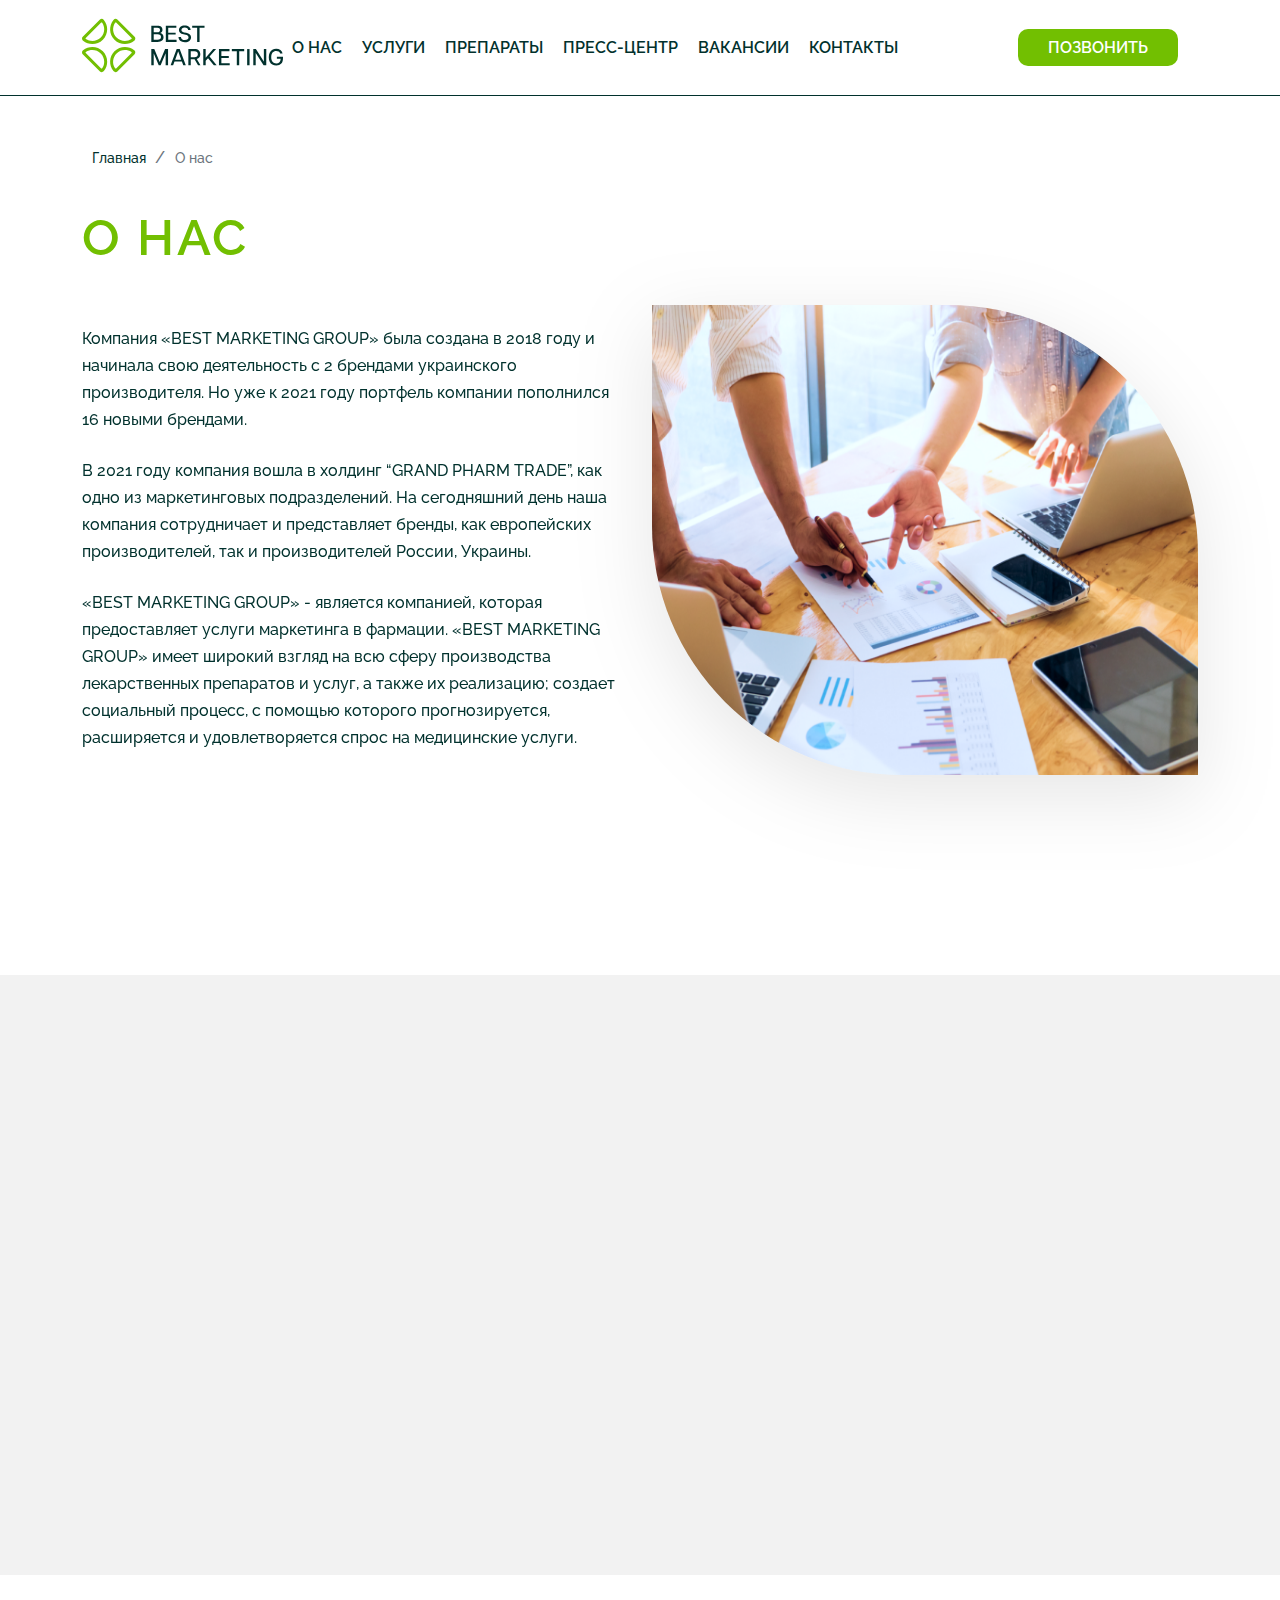
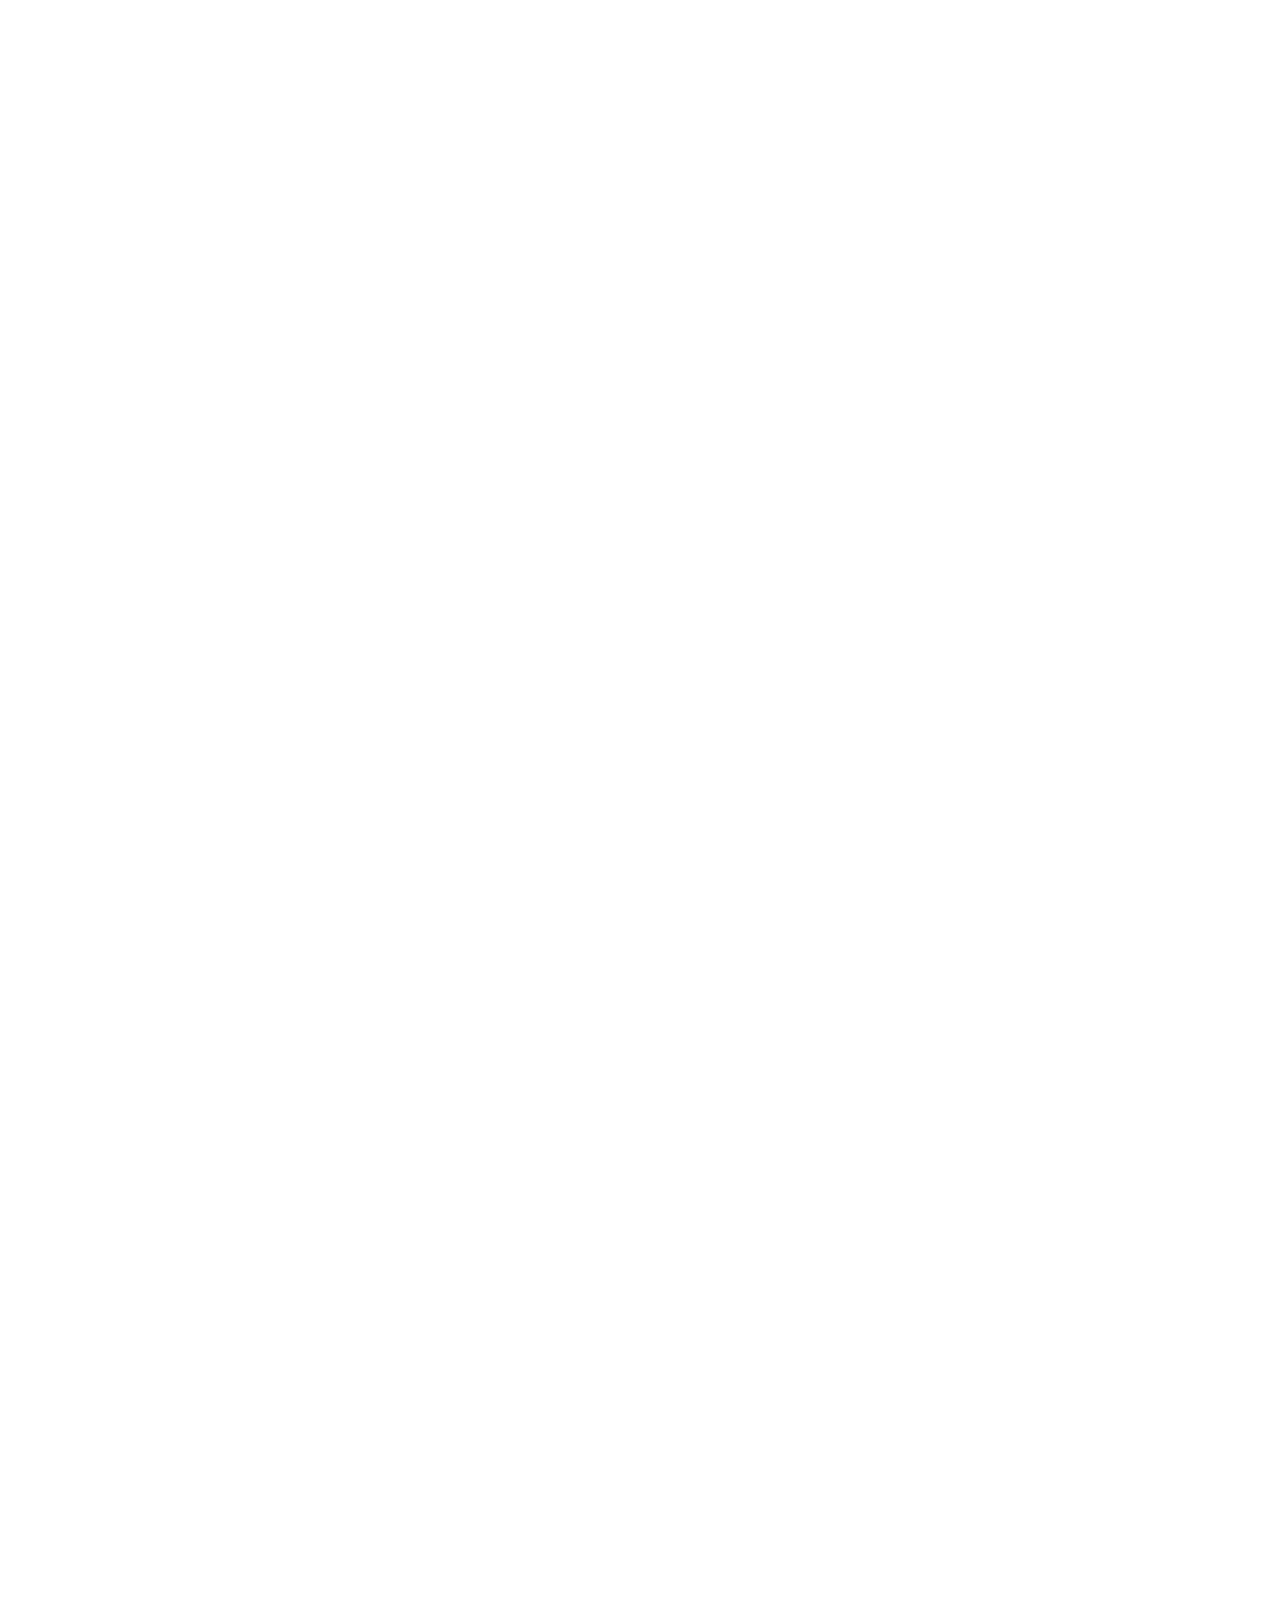
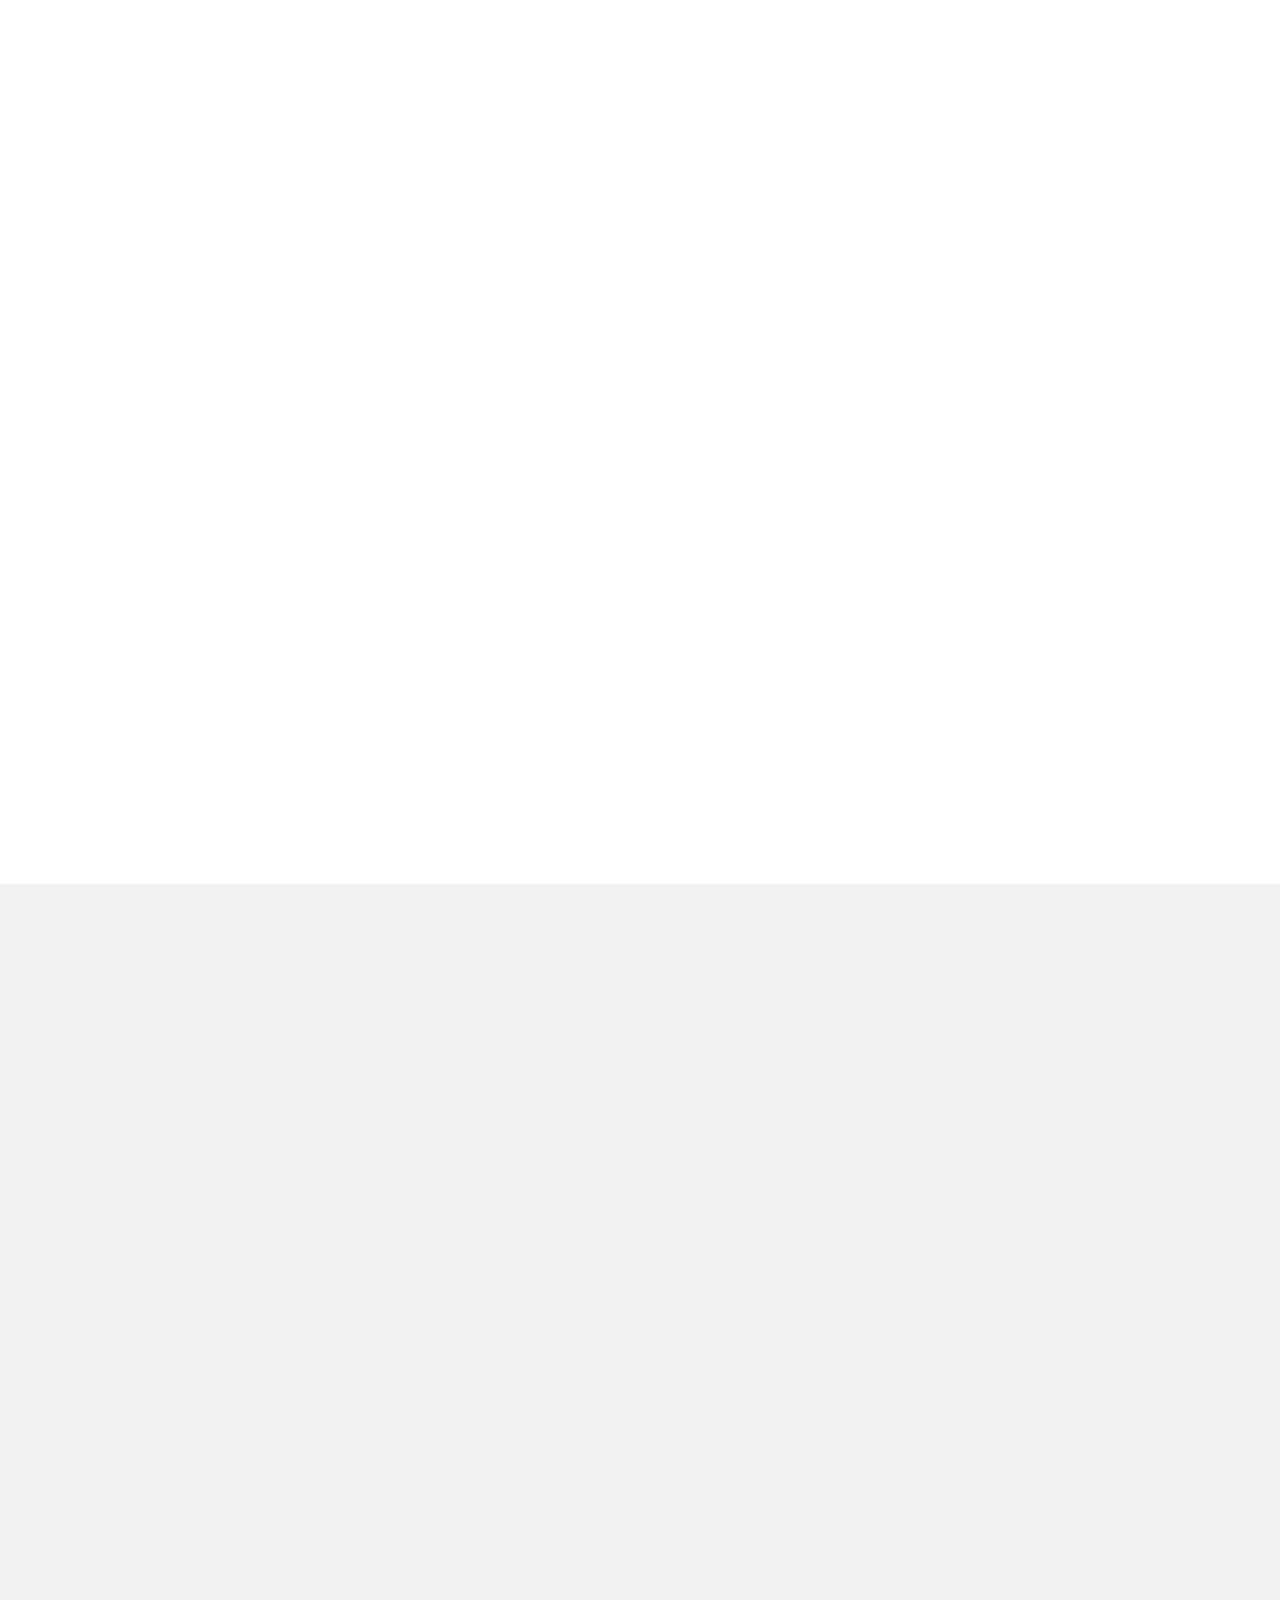
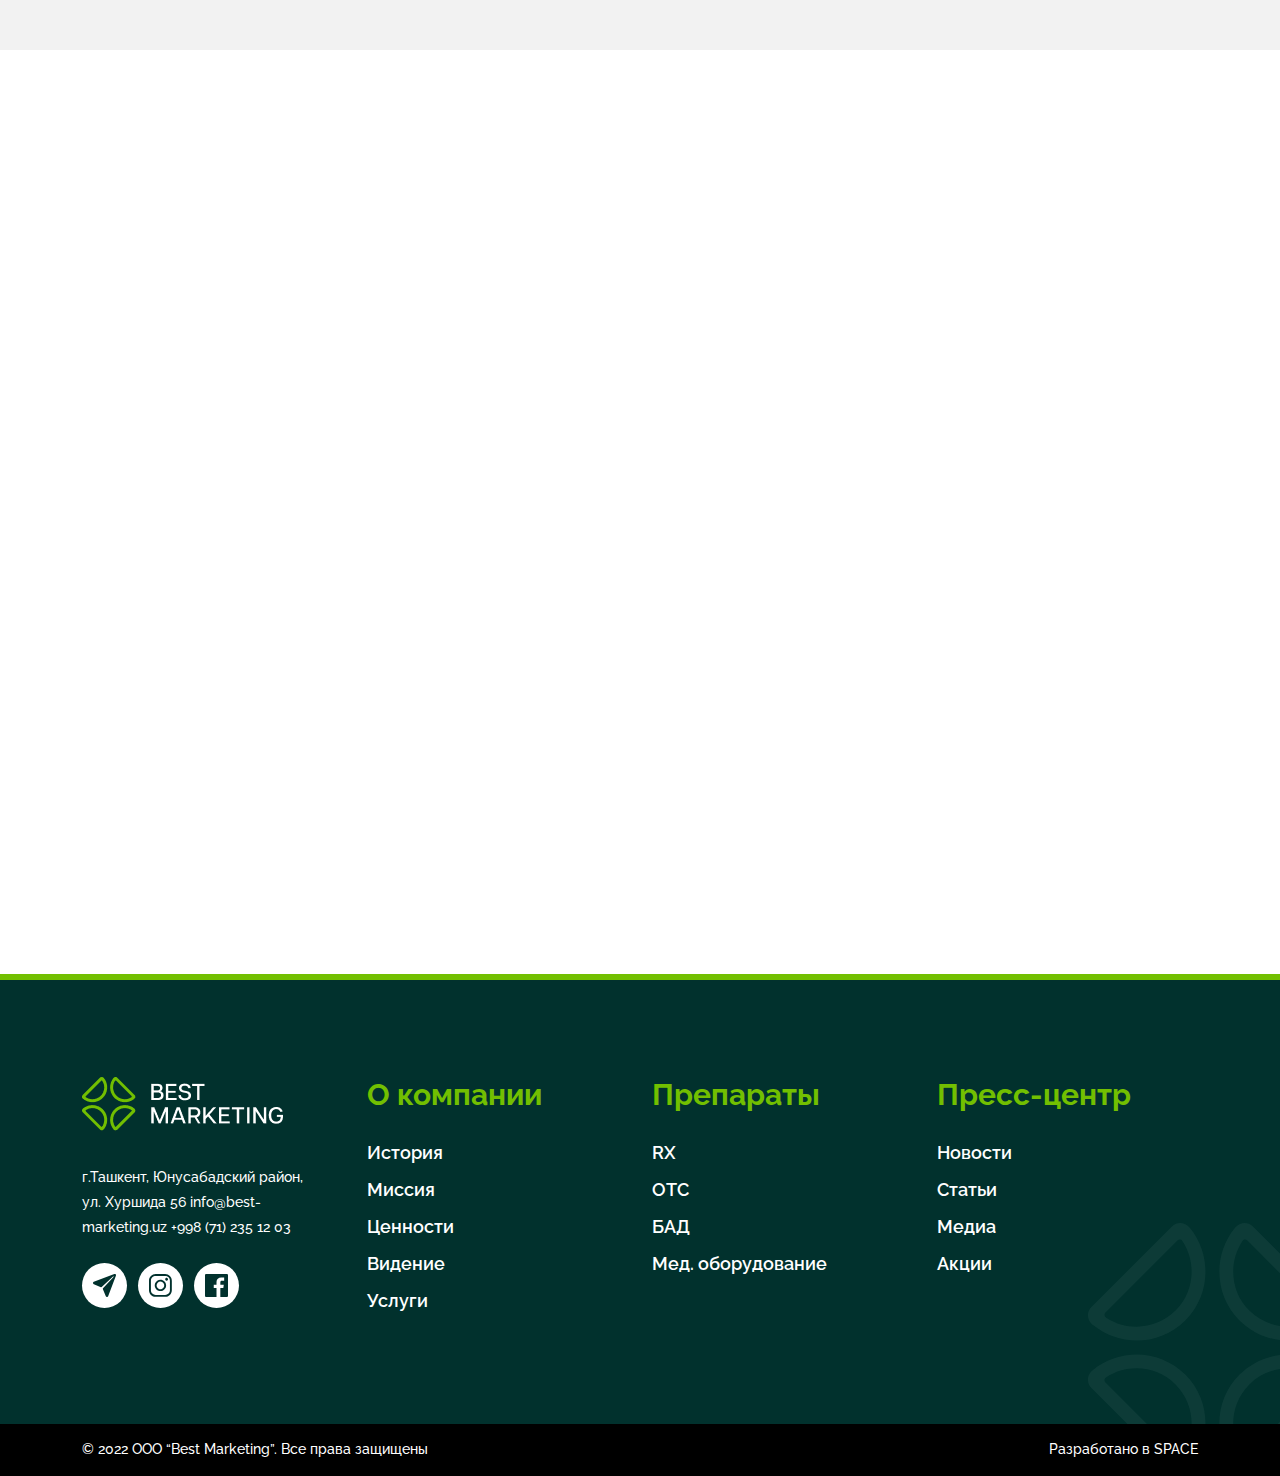
<file: about.html>
<!DOCTYPE html>
<html lang="en">

<head>
    <meta charset="UTF-8">
    <meta http-equiv="X-UA-Compatible" content="IE=edge">
    <meta name="viewport" content="width=device-width, initial-scale=1.0">
    <title>О нас</title>
    <link rel="stylesheet" href="styles/style.css">
    <link rel="stylesheet" href="styles/bootstrap-grid.min.css">
    <link rel="stylesheet" href="styles/hamburgers.css">
    <link rel="stylesheet" href="styles/aos.css">
</head>

<body>
    <header class="header header-fix header-bg">
        <nav class="container header-navigation">
            <div class="logo">
                <a href="/">
                    <svg width="201" height="55" viewBox="0 0 201 55" fill="none" xmlns="http://www.w3.org/2000/svg">
                        <path d="M3.76101 20.0096C3.45821 20.3124 3.50008 20.8216 3.85593 21.0597C8.43773 24.1263 14.7107 23.6384 18.7538 19.5951C22.7971 15.5518 23.2849 9.27907 20.2184 4.69749C19.9804 4.34134 19.4712 4.29947 19.1683 4.60235L3.76101 20.0096ZM20.8551 21.6963C15.4577 27.0936 6.88701 27.4311 1.09303 22.7085C1.03121 22.6581 0.933883 22.571 0.813428 22.4604C-0.238773 21.4924 -0.273987 19.8422 0.737181 18.831L17.9903 1.57768C19.0009 0.567269 20.6506 0.600897 21.618 1.65257C21.7228 1.76637 21.8052 1.85864 21.8534 1.91728C26.5903 7.71149 26.2577 16.2937 20.8551 21.6963Z" fill="#72BF01"/>
                        <path d="M49.5564 34.9905C49.8593 34.6876 49.8174 34.1784 49.4615 33.9404C44.8797 30.8739 38.607 31.3617 34.5636 35.405C30.5203 39.4483 30.0325 45.7211 33.0991 50.3026C33.3371 50.6587 33.8463 50.7006 34.1491 50.3977L49.5564 34.9905ZM32.4624 33.3037C37.8597 27.9065 46.4305 27.569 52.2244 32.2915C52.2863 32.3419 52.3838 32.4291 52.504 32.5398C53.5562 33.5077 53.5914 35.1579 52.5803 36.169L35.3272 53.4225C34.3165 54.4328 32.6669 54.3992 31.6995 53.3475C31.5947 53.2337 31.5123 53.1414 31.4641 53.0828C26.7271 47.2886 27.0598 38.7064 32.4624 33.3037Z" fill="#72BF01"/>
                        <path d="M19.1683 50.3985C19.4712 50.7013 19.98 50.6594 20.2184 50.3036C23.2849 45.7218 22.797 39.4488 18.7538 35.4057C14.7105 31.3624 8.43772 30.8743 3.85591 33.9411C3.50006 34.1791 3.4579 34.6881 3.761 34.9912L19.1683 50.3985ZM20.855 33.3045C26.2523 38.7018 26.5898 47.2722 21.8673 53.0665C21.8169 53.1283 21.7297 53.2256 21.619 53.3461C20.6511 54.3983 19.0006 54.4332 17.9897 53.4223L0.736336 36.1692C-0.274001 35.1586 -0.240449 33.5089 0.811299 32.5415C0.924801 32.4367 1.01737 32.3543 1.07601 32.3061C6.87022 27.5689 15.4524 27.9018 20.855 33.3045Z" fill="#72BF01"/>
                        <path d="M34.1491 4.60215C33.8463 4.29935 33.3373 4.34122 33.099 4.69737C30.0325 9.27887 30.5206 15.5519 34.5636 19.595C38.6069 23.6382 44.8797 24.1264 49.4615 21.0598C49.8174 20.8215 49.8595 20.3126 49.5564 20.0095L34.1491 4.60215ZM32.4624 21.6964C27.0651 16.2989 26.7276 7.72845 31.4505 1.93417C31.5006 1.87258 31.5878 1.77502 31.6984 1.65457C32.6663 0.602592 34.3168 0.567378 35.3277 1.57832L52.5811 18.8317C53.5914 19.8421 53.5578 21.4919 52.5061 22.4594C52.3926 22.5642 52.3001 22.6465 52.2414 22.6945C46.4472 27.4318 37.865 27.099 32.4624 21.6964Z" fill="#72BF01"/>
                        <path d="M69.3115 31.0762H72.2714L77.682 44.0714L83.0929 31.0762H86.0525V47.2624H83.6477V35.3772H83.5554L78.63 47.2624H76.7338L71.7854 35.3772H71.7161V47.2624H69.3115V31.0762Z" fill="#01312D"/>
                        <path d="M93.1648 41.7131H99.2232L96.2633 33.5967H96.1244L93.1648 41.7131ZM101.258 47.2627L99.8936 43.5398H92.4941L91.1299 47.2627H88.6094L94.691 31.0764H97.6967L103.778 47.2627H101.258Z" fill="#01312D"/>
                        <path d="M108.763 39.1926H112.37C113.527 39.1926 114.398 38.9345 114.983 38.4179C115.569 37.9015 115.862 37.1655 115.862 36.2095C115.862 35.2384 115.569 34.4911 114.983 33.9665C114.398 33.4429 113.527 33.1806 112.37 33.1806H108.763V39.1926ZM116.047 47.2624L112.556 41.2967H112.463H108.763V47.2624H106.358V31.0762H112.463C114.39 31.0762 115.847 31.5312 116.833 32.4405C117.82 33.3504 118.313 34.6065 118.313 36.2095C118.313 37.4433 118.016 38.472 117.423 39.2966C116.829 40.1214 115.947 40.6956 114.775 41.0195L118.452 47.2624H116.047Z" fill="#01312D"/>
                        <path d="M131.854 47.2627L126.05 40.1638L123.668 42.8462V47.2627H121.264V31.0764H123.668V39.6551L131.206 31.0764H134.074L127.553 38.4529L134.652 47.2627H131.854Z" fill="#01312D"/>
                        <path d="M136.965 31.0762H147.486V33.1806H139.369V38.0362H146.792V39.9556H139.369V45.1583H147.717V47.2624H136.965V31.0762Z" fill="#01312D"/>
                        <path d="M154.806 33.1806H149.835V31.0762H162.183V33.1806H157.211V47.2626H154.806V33.1806Z" fill="#01312D"/>
                        <path d="M165.146 31.0762H167.55V47.2624H165.146V31.0762Z" fill="#01312D"/>
                        <path d="M171.298 31.0762H173.887L181.796 43.4935H181.865V31.0762H184.27V47.2624H181.587L173.749 34.9609H173.702V47.2624H171.298V31.0762Z" fill="#01312D"/>
                        <path d="M190.329 46.5342C189.196 45.8947 188.321 44.9504 187.704 43.7017C187.088 42.453 186.779 40.95 186.779 39.1927C186.779 37.4354 187.091 35.9324 187.716 34.6834C188.34 33.435 189.215 32.4867 190.34 31.8392C191.465 31.1922 192.76 30.8683 194.225 30.8683C195.874 30.8683 197.262 31.2655 198.387 32.0592C199.512 32.8531 200.229 34.013 200.538 35.5391H198.156C197.847 34.6605 197.354 34.0095 196.676 33.5851C195.998 33.1615 195.181 32.9493 194.225 32.9493C192.653 32.9493 191.427 33.4968 190.548 34.5912C189.67 35.6858 189.23 37.2039 189.23 39.1466C189.23 41.1041 189.673 42.6378 190.56 43.7479C191.446 44.8576 192.683 45.4127 194.271 45.4127C195.597 45.4127 196.657 45.0197 197.45 44.2335C198.244 43.4471 198.634 42.2757 198.618 40.7189H194.872V38.7766H201V39.8864C201 42.4146 200.43 44.3143 199.289 45.586C198.148 46.8578 196.491 47.4939 194.317 47.4939C192.791 47.4939 191.462 47.174 190.329 46.5342Z" fill="#01312D"/>
                        <path d="M78.1214 21.0794C78.7068 20.5708 79 19.8926 79 19.0448C79 18.1968 78.7068 17.5263 78.1214 17.0329C77.5355 16.5397 76.6568 16.2928 75.4854 16.2928H71.7162V21.8424H75.4854C76.6568 21.8424 77.5355 21.5883 78.1214 21.0794ZM77.312 13.6686C77.7746 13.2753 78.0059 12.7089 78.0059 11.9689C78.0059 11.2442 77.7746 10.6935 77.312 10.3154C76.8495 9.93799 76.1865 9.74922 75.3233 9.74922H71.7162V14.258H75.3233C76.1865 14.258 76.8495 14.0616 77.312 13.6686ZM75.4854 7.71411C77.1502 7.71411 78.3989 8.06898 79.2314 8.7778C80.0637 9.48723 80.4799 10.4506 80.4799 11.6681C80.4799 12.5164 80.2871 13.2215 79.9019 13.784C79.5165 14.347 78.9614 14.7592 78.2371 15.021C79.3005 15.3142 80.1176 15.8152 80.6881 16.5242C81.2581 17.2333 81.5436 18.1275 81.5436 19.2063C81.5436 20.6094 81.0426 21.7424 80.0405 22.6056C79.0382 23.4691 77.5664 23.9004 75.6241 23.9004H69.3115V7.71411H75.4854Z" fill="#01312D"/>
                        <path d="M83.8213 7.71411H94.3424V9.81821H86.2261V14.6741H93.6487V16.5935H86.2261V21.7962H94.5735V23.9004H83.8213V7.71411Z" fill="#01312D"/>
                        <path d="M98.1812 22.7444C97.0634 21.8193 96.5049 20.5707 96.5049 18.9983H98.9556C99.0022 19.9231 99.3526 20.6712 100.008 21.2414C100.663 21.8116 101.63 22.0969 102.91 22.0969C104.097 22.0969 104.999 21.854 105.615 21.3686C106.232 20.8831 106.54 20.2164 106.54 19.3681C106.54 18.6132 106.294 18.0351 105.8 17.6343C105.307 17.2335 104.59 16.9406 103.65 16.7553L101.453 16.316C98.4625 15.7306 96.9671 14.2737 96.9671 11.9458C96.9671 10.5585 97.4718 9.47169 98.4817 8.68549C99.4915 7.89936 100.891 7.5061 102.679 7.5061C104.482 7.5061 105.919 7.90706 106.991 8.70868C108.062 9.51008 108.598 10.6124 108.598 12.0151H106.147C106.132 11.2599 105.819 10.659 105.211 10.2114C104.602 9.76466 103.766 9.54098 102.702 9.54098C101.607 9.54098 100.794 9.77207 100.262 10.2346C99.7306 10.6972 99.4645 11.2831 99.4645 11.9919C99.4645 13.287 100.328 14.1041 102.054 14.4432L104.159 14.8593C105.808 15.183 107.037 15.6957 107.847 16.3968C108.656 17.0984 109.06 18.0813 109.06 19.3452C109.06 20.8868 108.506 22.0702 107.396 22.8945C106.286 23.7196 104.783 24.1317 102.887 24.1317C100.867 24.1317 99.2987 23.6692 98.1812 22.7444Z" fill="#01312D"/>
                        <path d="M115.155 9.81821H110.184V7.71411H122.531V9.81821H117.56V23.9004H115.155V9.81821Z" fill="#01312D"/>
                    </svg>                        
                </a>
            </div>
            <button class="hamburger hamburger--collapse is-active" type="button" id="nav-btn">
                <span class="hamburger-box">
                  <span class="hamburger-inner"></span>
                </span>
            </button>
            <ul class="navigation-list">
                <li class="nav-list-item">
                    <a href="about.html" class="nav-link">О нас</a>
                </li>
                <li class="nav-list-item">
                    <a href="services.html" class="nav-link">Услуги</a>
                </li>
                <li class="nav-list-item">
                    <a href="category.html" class="nav-link">Препараты</a>
                </li>
                <li class="nav-list-item">
                    <a href="press-center.html" class="nav-link">Пресс-центр</a>
                </li>
                <li class="nav-list-item">
                    <a href="" class="nav-link">Вакансии</a>
                </li>
                <li class="nav-list-item">
                    <a href="contacts.html" class="nav-link">Контакты</a>
                </li>
                <li class="nav-list-item">
                    <div class="call-block">
                        <a href="#" class="call-link">Позвонить</a>
                    </div>
                </li>
            </ul>
        </nav>
    </header>
    <div class="main">
        <div class="container">
            <div class="main__top">
                <nav class="breadcrumb">
                    <ul>
                        <li class="breadcrumb-item">
                            <a href="">
                                <span>Главная</span>
                            </a>
                        </li>
                        <li class="breadcrumb-item">

                            <span class="active">О нас</span>

                        </li>
                    </ul>
                </nav>
            </div>
        </div>
        <div class="aboutus-wrapper">
            <div class="container">
                <div class="main-header-wrapper" data-aos="fade-zoom-in" data-aos-duration="700">
                    <h2 class="main-header">О нас</h2>
                </div>
                <div class="row">
                    <div class="col-xl-6 col-lg-6">
                        <div class="about-txt" data-aos="fade-right" data-aos-duration="700">
                            <p>Компания «BEST MARKETING GROUP» была создана в 2018 году и начинала свою деятельность с 2
                                брендами украинского производителя. Но уже к 2021 году портфель компании пополнился 16
                                новыми брендами.</p>
                            </br>
                            <p> В 2021 году компания вошла в холдинг “GRAND PHARM TRADE”, как одно из маркетинговых
                                подразделений. На сегодняшний день наша компания сотрудничает и представляет бренды, как
                                европейских производителей, так и производителей России, Украины.</p>
                            </br>
                            <p>«BEST MARKETING GROUP» - является компанией, которая предоставляет услуги маркетинга в
                                фармации. «BEST MARKETING GROUP» имеет широкий взгляд на всю сферу производства
                                лекарственных препаратов и услуг, а также их реализацию; создает социальный процесс, с
                                помощью которого прогнозируется, расширяется и удовлетворяется спрос на медицинские
                                услуги.
                            </p>
                        </div>
                    </div>
                    <div class="col-xl-6 col-lg-6">
                        <div class="about-img" data-aos="fade-left" data-aos-duration="700">
                            <img src="images/about-1.png" alt="">
                        </div>
                    </div>
                </div>
            </div>
        </div>
        <div class="content-wrapper">
            <div class="container">
                <div class="row">
                    <div class="col-xl-6 col-lg-6 col-md-6">
                        <div class="abot-content-img" data-aos="fade-up" data-aos-duration="700">
                            <img src="images/about-2-1.png" alt="" class="abot-img-1">
                            <img src="images/about-2.png" alt="" class="abot-img-2">
                        </div>
                    </div>
                    <div class="col-xl-6 col-lg-6 col-md-6">
                        <div class="about-txt">
                            <h2 class="content-head" data-aos="fade-up" data-aos-duration="700">МИССИЯ</h2>
                            <p data-aos="fade-up" data-aos-duration="800">Опираясь на ценности нашей культуры и глубокое знание рынка Узбекистана, мы помогаем
                                нашим
                                партнерам достигать успеха в бизнесе, повышая ценность бренда и продукта. Все наши
                                действия
                                направлены на развитие бизнеса и увеличение прибыльности.</p>
                            </br>
                            </br>
                            <p data-aos="fade-up" data-aos-duration="900">Мы получаем удовольствие от работы, а также помогаем нашим партнерам развиваться вместе
                                с нами. Мы строим отношения на доверии, уважении и прозрачности в совместном
                                сотрудничестве.
                                В нашем приоритете забота о здоровье населения, поэтому мы с тщательностью подходим к
                                выбору
                                партнеров, обеспечивая рынок Узбекистана высококачественными и эффективными препаратами.
                            </p>
                        </div>
                    </div>
                </div>
            </div>
        </div>
        <div class="container">
            <div class="benefits">
                
                    <div class="head-wrapper" data-aos="fade-up" data-aos-duration="1000">
                        <h2 class="content-head">Наши преимущества</h2>
                    </div>
                    <div data-aos="fade-up" data-aos-duration="1300">
                        <div class="row">
                        <div class="col-xl-4 col-lg-4 col-md-6">
                            <div class="benefits-card">
                                <div class="benefits-svg">
                                    <svg width="84" height="68" viewBox="0 0 84 68" fill="none"
                                        xmlns="http://www.w3.org/2000/svg">
                                        <path
                                            d="M43.9162 28.8734L39.9787 32.5245C34.65 37.4664 28.5862 34.1063 26.6306 31.9547C23.1 28.05 23.3756 22.007 27.2081 18.4477L37.9444 8.5H37.0781C29.4919 8.5 22.1944 11.548 16.8262 16.9734L4.2 17.0133C1.89 17.0133 0 18.9245 0 21.2606V42.4841C0 44.8202 1.89 46.7394 4.08187 46.7394L19.0837 46.7314L30.9619 57.5981C34.5712 60.5691 39.8541 60.0034 42.7744 56.3689L45.1526 58.3943C47.2369 60.0014 50.3212 59.7889 52.0275 57.6811L56.1461 52.5546L56.8515 53.1521C58.6561 54.613 61.2982 54.3477 62.7577 52.5215L64.0146 50.9503C65.4688 49.1308 65.1931 46.4679 63.3976 44.9924L43.9162 28.8734ZM79.8 17.0133L67.2 16.9965C61.8214 11.5565 54.5265 8.51248 46.9219 8.51248L45.7931 8.5C44.7431 8.5 43.743 8.9246 42.9555 9.63794L30.0562 21.5555L30.03 21.6086C27.825 23.707 27.8775 27.0008 29.7412 29.0461C31.0045 30.4406 34.335 31.9175 37.1083 29.4113C37.1083 29.3947 37.1411 29.3947 37.1575 29.3781L47.6575 19.6695C48.5107 18.8898 49.8389 18.9396 50.6264 19.8023C51.4139 20.6651 51.3483 22.0097 50.4952 22.8066L47.0669 25.9768L66.1769 41.662C67.7677 42.989 68.7363 44.7817 69.0802 46.7062L79.8 46.7102C82.11 46.7102 84 44.8003 84 42.4628V21.2633C84 18.9125 82.1231 17.0133 79.8 17.0133Z"
                                            fill="#72BF01" />
                                    </svg>
                                </div>
                                <p>
                                    Налаженные партнерские отношения с крупными дистрибьюторскими компаниями,
                                    субдистрибьютерами, аптечными сетями и розничными
                                    аптеками.
                                </p>
                            </div>
                        </div>
                        <div class="col-xl-4 col-lg-4 col-md-6">
                            <div class="benefits-card">
                                <div class="benefits-svg">
                                    <svg width="75" height="66" viewBox="0 0 75 66" fill="none"
                                        xmlns="http://www.w3.org/2000/svg">
                                        <path
                                            d="M53.125 15.4474C53.125 22.476 43.6068 35.0013 39.4271 40.0475C38.4245 41.3991 36.5755 41.3991 35.5729 40.0475C31.3932 35.0013 21.875 22.476 21.875 15.4474C21.875 6.91659 28.8672 0 37.5 0C46.1328 0 53.125 6.91659 53.125 15.4474ZM37.5 19.5668C40.3776 19.5668 42.7083 17.2625 42.7083 14.4176C42.7083 11.574 40.3776 9.26847 37.5 9.26847C34.6224 9.26847 32.2917 11.574 32.2917 14.4176C32.2917 17.2625 34.6224 19.5668 37.5 19.5668ZM55.4167 23.1454C55.4818 22.9909 55.5469 22.8365 55.612 22.6691L70.7161 16.6961C72.7734 15.8851 75 17.3784 75 19.5668V54.4265C75 55.688 74.2188 56.8208 73.0339 57.2971L54.1667 64.7505V25.7972C54.6224 24.909 55.0391 24.0336 55.4167 23.1454ZM19.5833 23.1454C19.9609 24.0336 20.3776 24.909 20.8333 25.7972V58.1596L4.28516 64.7119C2.23307 65.4071 0 64.0296 0 61.8413V26.9815C0 25.72 0.777995 24.4713 1.96484 24.1109L17.9167 17.8032C18.2292 19.6311 18.8672 21.4462 19.5833 23.1454ZM42.6823 42.6221C44.4922 40.498 47.3307 36.855 50 32.8258V64.9179L25 57.8507V32.8258C27.6693 36.855 30.5078 40.498 32.3177 42.6221C34.987 46.0334 40.013 46.0334 42.6823 42.6221Z"
                                            fill="#72BF01" />
                                    </svg>
                                </div>
                                <p>
                                    Широкое покрытие аптечной базы и ЛПУ по всей республике Узбекистан. Постоянная
                                    работа
                                    над расширением клиентской базы в каждом регионе республики.
                                </p>
                            </div>
                        </div>
                        <div class="col-xl-4 col-lg-4 col-md-6">
                            <div class="benefits-card">
                                <div class="benefits-svg">
                                    <svg width="75" height="75" viewBox="0 0 75 75" fill="none"
                                        xmlns="http://www.w3.org/2000/svg">
                                        <path
                                            d="M37.479 0C36.3745 0 35.479 0.895431 35.479 2V9.90144C35.479 11.006 36.3745 11.9014 37.479 11.9014H37.5215C38.626 11.9014 39.5215 11.006 39.5215 9.90144V2C39.5215 0.895432 38.626 0 37.5215 0H37.479ZM20.1192 5.21505C19.4857 4.31015 18.2386 4.09018 17.3337 4.72373L17.2986 4.74832C16.3937 5.38188 16.1738 6.62904 16.8074 7.53387L21.3379 14.0035C21.9716 14.9084 23.2189 15.1282 24.1237 14.4943L24.158 14.4703C25.0625 13.8367 25.2822 12.5899 24.6489 11.6853L20.1192 5.21505ZM57.666 4.72352C56.7611 4.09007 55.514 4.3101 54.8806 5.21497L50.351 11.6852C49.7177 12.5899 49.9375 13.8367 50.842 14.4703L50.8767 14.4946C51.7815 15.1284 53.0288 14.9086 53.6624 14.0037L58.1928 7.534C58.8264 6.62912 58.6064 5.38189 57.7015 4.74837L57.666 4.72352ZM37.4994 15.1578C27.7541 15.1578 19.8273 20.9894 19.5987 28.2493C19.592 28.4622 19.6276 28.6749 19.6944 28.8773L29.3135 58.0082C29.5841 58.8276 30.3497 59.3811 31.2127 59.3811H43.7879C44.6508 59.3811 45.4165 58.8276 45.687 58.0081L55.3053 28.8772C55.3721 28.6749 55.4077 28.4622 55.401 28.2493C55.1724 20.9896 47.2451 15.1578 37.4994 15.1578ZM7.22209 19.4142C6.18373 19.0361 5.03557 19.5718 4.65815 20.6104L4.64311 20.6518C4.26602 21.6895 4.80116 22.8365 5.83864 23.2142L13.2606 25.9164C14.298 26.294 15.4452 25.7597 15.8236 24.7226L15.8387 24.6812C16.2176 23.643 15.6826 22.4944 14.6441 22.1163L7.22209 19.4142ZM70.3417 20.6102C69.9642 19.5717 68.8161 19.0361 67.7778 19.4142L60.3531 22.1174C59.3155 22.4951 58.7804 23.6424 59.1578 24.6802L59.1725 24.7207C59.55 25.759 60.6979 26.2944 61.7361 25.9166L69.161 23.2142C70.1987 22.8366 70.7339 21.6894 70.3567 20.6516L70.3417 20.6102ZM16.5013 38.0397C16.2162 36.9716 15.1186 36.3374 14.0508 36.6238L6.42108 38.6703C5.35489 38.9562 4.72711 40.0711 5.01214 41.1375C5.29746 42.205 6.39951 42.858 7.46687 42.5722L15.0974 40.5285C16.1637 40.2428 16.797 39.1473 16.5123 38.0807L16.5013 38.0397ZM60.9491 36.6238C59.8813 36.3374 58.7836 36.9718 58.4987 38.04L58.4878 38.0808C58.2032 39.1473 58.8366 40.2427 59.9028 40.5282L67.5333 42.5716C68.6007 42.8575 69.7028 42.2043 69.988 41.1367C70.2728 40.0703 69.6449 38.9557 68.5788 38.6698L60.9491 36.6238ZM31.5414 61.6271C30.4368 61.627 29.5413 62.5225 29.5413 63.6271V64.9824C29.5413 66.0869 30.4368 66.9824 31.5413 66.9824H43.4593C44.5639 66.9824 45.4593 66.0869 45.4593 64.9824V63.6277C45.4593 62.5232 44.5639 61.6278 43.4594 61.6277L31.5414 61.6271ZM31.5415 69.6447C30.4368 69.6447 29.5413 70.5401 29.5413 71.6447V73C29.5413 74.1046 30.4368 75 31.5413 75H43.4593C44.5639 75 45.4593 74.1046 45.4593 73V71.6454C45.4593 70.5409 44.5639 69.6455 43.4594 69.6454L31.5415 69.6447Z"
                                            fill="#72BF01" />
                                    </svg>
                                </div>
                                <p>
                                    Нестандартный и креативный подход к решению всех поставленных бизнес задач.
                                </p>
                            </div>
                        </div>
                        <div class="col-xl-4 col-lg-4 col-md-6">
                            <div class="benefits-card">
                                <div class="benefits-svg">
                                    <svg width="75" height="60" viewBox="0 0 75 60" fill="none"
                                        xmlns="http://www.w3.org/2000/svg">
                                        <path
                                            d="M11.25 26.25C15.3867 26.25 18.75 22.8867 18.75 18.75C18.75 14.6133 15.3867 11.25 11.25 11.25C7.11328 11.25 3.75 14.6133 3.75 18.75C3.75 22.8867 7.11328 26.25 11.25 26.25ZM63.75 26.25C67.8867 26.25 71.25 22.8867 71.25 18.75C71.25 14.6133 67.8867 11.25 63.75 11.25C59.6133 11.25 56.25 14.6133 56.25 18.75C56.25 22.8867 59.6133 26.25 63.75 26.25ZM67.5 30H60C57.9375 30 56.0742 30.832 54.7148 32.1797C59.4375 34.7695 62.7891 39.4453 63.5156 45H71.25C73.3242 45 75 43.3242 75 41.25V37.5C75 33.3633 71.6367 30 67.5 30ZM37.5 30C44.7539 30 50.625 24.1289 50.625 16.875C50.625 9.62109 44.7539 3.75 37.5 3.75C30.2461 3.75 24.375 9.62109 24.375 16.875C24.375 24.1289 30.2461 30 37.5 30ZM46.5 33.75H45.5273C43.0898 34.9219 40.3828 35.625 37.5 35.625C34.6172 35.625 31.9219 34.9219 29.4727 33.75H28.5C21.0469 33.75 15 39.7969 15 47.25V50.625C15 53.7305 17.5195 56.25 20.625 56.25H54.375C57.4805 56.25 60 53.7305 60 50.625V47.25C60 39.7969 53.9531 33.75 46.5 33.75ZM20.2852 32.1797C18.9258 30.832 17.0625 30 15 30H7.5C3.36328 30 0 33.3633 0 37.5V41.25C0 43.3242 1.67578 45 3.75 45H11.4727C12.2109 39.4453 15.5625 34.7695 20.2852 32.1797Z"
                                            fill="#72BF01" />
                                    </svg>

                                </div>
                                <p>
                                    В своей работе с дистрибьюторами и поставщиками , мы ориентируемся на долгосрочное
                                    сотрудничество, придерживаясь принципа индивидуального подхода к каждому
                                    контрагенту.
                                </p>
                            </div>
                        </div>
                        <div class="col-xl-4 col-lg-4 col-md-6">
                            <div class="benefits-card">
                                <div class="benefits-svg">
                                    <svg width="62" height="62" viewBox="0 0 62 62" fill="none"
                                        xmlns="http://www.w3.org/2000/svg">
                                        <path
                                            d="M47.25 3.03105C47.2508 2.56689 47.1138 2.11294 46.8563 1.72674C46.5988 1.34054 46.2325 1.03949 45.8037 0.861748C45.3749 0.68401 44.903 0.637589 44.4478 0.728371C43.9926 0.819153 43.5746 1.04305 43.2468 1.37167L33.8718 10.7467C33.6543 10.9647 33.4819 11.2235 33.3645 11.5082C33.2471 11.793 33.1869 12.0981 33.1875 12.406V25.4982L29.714 28.967C29.0192 28.7826 28.2913 28.7602 27.5864 28.9014C26.8815 29.0427 26.2184 29.3439 25.6483 29.7818C25.0782 30.2197 24.6162 30.7826 24.2979 31.4272C23.9796 32.0718 23.8135 32.7809 23.8125 33.4998C23.8128 34.1669 23.9554 34.8262 24.231 35.4338C24.5065 36.0413 24.9086 36.583 25.4102 37.0227C25.9119 37.4624 26.5016 37.79 27.14 37.9835C27.7784 38.1771 28.4508 38.2321 29.1122 38.145C29.7736 38.0579 30.4087 37.8306 30.9752 37.4783C31.5417 37.126 32.0265 36.6569 32.3972 36.1023C32.7679 35.5476 33.0159 34.9203 33.1247 34.2621C33.2335 33.604 33.2005 32.9301 33.0281 32.2857L36.5015 28.8123H49.5937C49.9017 28.8128 50.2068 28.7527 50.4915 28.6353C50.7762 28.5178 51.035 28.3454 51.2531 28.1279L60.6281 18.7529C60.9567 18.4251 61.1806 18.0071 61.2714 17.5519C61.3622 17.0967 61.3157 16.6248 61.138 16.1961C60.9603 15.7673 60.6592 15.4009 60.273 15.1435C59.8868 14.886 59.4329 14.749 58.9687 14.7498H47.25V3.03105ZM56.3625 29.6467C57.1691 35.4834 56.1221 41.426 53.3695 46.6358C50.6169 51.8455 46.2976 56.0591 41.0213 58.6818C35.745 61.3046 29.7783 62.204 23.9633 61.2531C18.1484 60.3022 12.7789 57.549 8.6129 53.3822C4.4469 49.2154 1.69477 43.8454 0.745006 38.0302C-0.204759 32.2151 0.695813 26.2485 3.3196 20.9728C5.94338 15.697 10.1579 11.3785 15.3681 8.62691C20.5783 5.8753 26.5212 4.82956 32.3578 5.6373L30.5625 7.43261C29.9088 8.08546 29.3902 8.86072 29.0363 9.71409C28.6824 10.5675 28.5002 11.4822 28.5 12.406C24.328 12.406 20.2497 13.6432 16.7809 15.961C13.312 18.2788 10.6084 21.5732 9.01187 25.4276C7.41533 29.2819 6.99761 33.5232 7.81151 37.615C8.62542 41.7068 10.6344 45.4653 13.5844 48.4153C16.5344 51.3653 20.293 53.3743 24.3848 54.1882C28.4766 55.0021 32.7178 54.5844 36.5722 52.9879C40.4266 51.3913 43.721 48.6877 46.0388 45.2189C48.3566 41.75 49.5937 37.6717 49.5937 33.4998C51.4579 33.4982 53.2451 32.7563 54.5625 31.4373L56.3625 29.6467V29.6467ZM28.5 17.0935C25.2551 17.0935 22.0831 18.0558 19.3851 19.8585C16.6871 21.6612 14.5843 24.2235 13.3426 27.2214C12.1008 30.2192 11.7759 33.518 12.4089 36.7005C13.042 39.883 14.6045 42.8063 16.899 45.1008C19.1934 47.3952 22.1168 48.9578 25.2993 49.5908C28.4818 50.2238 31.7805 49.8989 34.7784 48.6572C37.7762 47.4154 40.3385 45.3126 42.1413 42.6146C43.944 39.9166 44.9062 36.7446 44.9062 33.4998H38.4421L37.8562 34.0857C37.7435 35.8865 37.1136 37.6166 36.0419 39.0682C34.9703 40.5198 33.5026 41.6314 31.8148 42.2695C30.1271 42.9075 28.2911 43.045 26.5271 42.6654C24.7632 42.2858 23.1462 41.4052 21.8704 40.1294C20.5945 38.8535 19.7139 37.2366 19.3343 35.4726C18.9547 33.7087 19.0922 31.8727 19.7303 30.1849C20.3684 28.4972 21.4799 27.0294 22.9315 25.9578C24.3832 24.8862 26.1132 24.2562 27.914 24.1435L28.5 23.5576V17.0935Z"
                                            fill="#72BF01" />
                                    </svg>
                                </div>
                                <p>
                                    Профессиональная и квалифици-рованная команда, с высшим медицинским образованием.
                                    Нам
                                    важно постоянное профессиональное развитие, сплоченность и коммуникабельность
                                    команды.
                                </p>
                            </div>
                        </div>
                        <div class="col-xl-4 col-lg-4 col-md-6">
                            <div class="benefits-card benefits-abstraction benefits-border">
                                <div class="benefits-svg">
                                    <svg width="224" height="225" viewBox="0 0 224 225" fill="none"
                                        xmlns="http://www.w3.org/2000/svg">
                                        <path
                                            d="M16.2642 80.8525C14.9949 82.1218 15.1704 84.2563 16.6621 85.2544C35.8686 98.109 62.1645 96.064 79.1128 79.1147C96.062 62.1655 98.1068 35.8709 85.2522 16.6653C84.2543 15.1723 82.1199 14.9968 80.8503 16.2664L16.2642 80.8525ZM87.921 87.9229C65.2958 110.548 29.3681 111.962 5.08023 92.1661C4.82111 91.9548 4.41311 91.5895 3.90817 91.1258C-0.502569 87.0679 -0.650185 80.1506 3.58855 75.9118L75.9121 3.5873C80.1486 -0.648261 87.0638 -0.507297 91.1191 3.90123C91.5585 4.37829 91.9038 4.76506 92.1059 5.01088C111.963 29.2997 110.568 65.2756 87.921 87.9229Z"
                                            fill="#EEEEEE" />
                                        <path
                                            d="M208.237 143.651C209.507 142.381 209.331 140.247 207.84 139.249C188.633 126.394 162.338 128.439 145.389 145.388C128.44 162.338 126.395 188.633 139.249 207.838C140.247 209.331 142.382 209.506 143.651 208.237L208.237 143.651ZM136.581 136.58C159.206 113.955 195.134 112.541 219.421 132.337C219.681 132.548 220.089 132.914 220.593 133.378C225.004 137.435 225.152 144.353 220.913 148.591L148.589 220.916C144.353 225.151 137.438 225.01 133.383 220.602C132.943 220.125 132.598 219.738 132.396 219.492C112.539 195.203 113.933 159.228 136.581 136.58Z"
                                            fill="#EEEEEE" />
                                        <path
                                            d="M80.8524 208.239C82.122 209.509 84.2552 209.333 85.2543 207.842C98.1089 188.635 96.0638 162.339 79.1149 145.391C62.1657 128.442 35.8707 126.396 16.6641 139.251C15.1725 140.249 14.9957 142.383 16.2663 143.653L80.8524 208.239ZM87.9231 136.583C110.548 159.208 111.963 195.134 92.1662 219.423C91.9549 219.682 91.5894 220.09 91.1256 220.595C87.0681 225.006 80.1495 225.153 75.912 220.915L3.58715 148.591C-0.648102 144.355 -0.507455 137.44 3.90138 133.384C4.37718 132.945 4.76522 132.6 5.01104 132.398C29.2999 112.54 65.2757 113.935 87.9231 136.583Z"
                                            fill="#EEEEEE" />
                                        <path
                                            d="M143.648 16.265C142.378 14.9956 140.245 15.1711 139.246 16.6641C126.391 35.8694 128.437 62.1653 145.385 79.1136C162.335 96.0625 188.63 98.1088 207.836 85.2542C209.328 84.2551 209.505 82.1216 208.234 80.8511L143.648 16.265ZM136.577 87.9227C113.952 65.2966 112.538 29.3701 132.335 5.08098C132.545 4.82281 132.911 4.41386 133.375 3.90892C137.432 -0.500866 144.351 -0.648482 148.588 3.5893L220.913 75.9142C225.148 80.1494 225.007 87.0655 220.599 91.1211C220.123 91.5602 219.735 91.9055 219.489 92.1066C195.2 111.965 159.224 110.57 136.577 87.9227Z"
                                            fill="#EEEEEE" />
                                    </svg>

                                </div>
                                <p>

                                </p>
                            </div>
                        </div>
                    </div>
                    </div>
                    
                
            </div>
            <div class="valuation">
                <h2 class="content-head" data-aos="fade-up" data-aos-duration="1000">Ценности</h2>
                <div class="row">
                    <div class="col-xl-6 col-lg-6 col-md-6">
                        <div class="valuation-img-block" data-aos="fade-up" data-aos-duration="1000">
                            <img src="images/valuation.png" alt="">
                        </div>
                    </div>
                    <div class="col-xl-6 col-lg-6 col-md-6">
                        <div class="valuation-wrapper">
                            <div class="valuation-block">
                                <div class="valuation-txt" data-aos="fade-up" data-aos-duration="1000">
                                    <h4 class="valuation-head">Клиентоориентированность</h4>
                                    <p>
                                        Мы гарантируем нашим партнерам условия для развития и процветания их бизнеса на
                                        территории республики Узбекистан. Наша работа строится на доверие,
                                        профессионализме,
                                        уважении и прозрачности бизнес сотрудничества с партнерами, что дает самый
                                        быстрый и
                                        плодотворный способ достижения поставленных целей.
                                    </p>
                                </div>
                                <div class="valuation-txt" data-aos="fade-up" data-aos-duration="1200">
                                    <h4 class="valuation-head">Сотрудники</h4>
                                    <p>
                                        Мы гарантируем нашим партнерам условия для развития и процветания их бизнеса на
                                        территории республики Узбекистан. Наша работа строится на доверие,
                                    </p>
                                </div>
                            </div>
                        </div>
                    </div>
                    <div class="col-xl-6 col-lg-6 col-md-6">
                        <div class="valuation-wrapper" data-aos="fade-up" data-aos-duration="1000">
                            <div class="valuation-txt">
                                <h4 class="valuation-head">Инновации</h4>
                                <p>
                                    Для нас это не только эффективные, безопасные и современные препараты, но и
                                    прогрессивные идеи, оптимальные бизнес-процессы и умение неординарно решать поставленные
                                    задачи.
                                </p>
                            </div>
                        </div>                        
                    </div>
                    <div class="col-xl-6 col-lg-6 col-md-6">
                        <div class="valuation-wrapper" data-aos="fade-up" data-aos-duration="1000">
                            <div class="valuation-txt">
                                <h4 class="valuation-head">Наши препараты</h4>
                                <p>
                                    Нам важна безопасность, эффективность, востребованность препаратов и лояльность к ним,
                                    как со стороны потребителей, так и со стороны специалистов в области здравоохранения.
                                </p>
                            </div>
                        </div>                        
                    </div>
                    <div class="col-xl-6 col-lg-6 col-md-6">
                        <div class="valuation-wrapper" data-aos="fade-up" data-aos-duration="1000">
                            <div class="valuation-txt">
                                <h4 class="valuation-head">Ответственность</h4>
                                <p>
                                    Мы несем ответственность за взятые обязательства перед потребителями, сотрудниками,
                                    партнерами, обществом.
                                </p>
                            </div>
                        </div>                        
                    </div>
                    <div class="col-xl-6 col-lg-6 col-md-6">
                        <div class="valuation-wrapper" data-aos="fade-up" data-aos-duration="1000">
                            <div class="valuation-txt">
                                <h4 class="valuation-head">Нацеленность на результат</h4>
                                <p>
                                    Мы стремимся к достижению цели, используя самые эффективные пути и ресурсы.
                                </p>
                            </div>
                        </div>                        
                    </div>
                </div>
            </div>
        </div>
        <div class="content-wrapper content-wrapper-out">
            <div class="container">
                <h2 class="content-head" data-aos="fade-up" data-aos-duration="1000">наши Партнеры</h2>
                <div class="row">
                    <div class="col-xl-4 col-lg-6 col-md-6">
                        <div class="partnet-block" data-aos="fade-up" data-aos-duration="1000">
                            <svg width="220" height="77" viewBox="0 0 220 77" fill="none"
                                xmlns="http://www.w3.org/2000/svg">
                                <path
                                    d="M92.9449 63.6838L89.9607 76.4534H92.5122L93.1538 73.2461H96.1381L96.7946 76.4534H99.5252L96.4365 63.6838H92.9449ZM93.5119 71.3217L94.5714 65.9662L95.6606 71.3217H93.5119ZM117.058 69.263L115.655 68.3829C114.596 67.7265 114.163 67.1298 114.163 66.5928C114.15 66.423 114.174 66.2524 114.233 66.0927C114.292 65.933 114.386 65.7881 114.506 65.6679C114.769 65.437 115.112 65.3191 115.461 65.3397C115.681 65.3147 115.904 65.3422 116.112 65.42C116.319 65.4978 116.505 65.6236 116.655 65.7872C116.937 66.2306 117.063 66.7557 117.013 67.279V67.6221H119.371V67.1298C119.402 66.6201 119.329 66.1092 119.154 65.6293C118.98 65.1493 118.708 64.7105 118.356 64.3402C117.541 63.7266 116.549 63.3948 115.528 63.3948C114.508 63.3948 113.516 63.7266 112.701 64.3402C112.358 64.6576 112.089 65.0468 111.914 65.48C111.738 65.9132 111.66 66.3797 111.686 66.8464C111.657 67.476 111.818 68.0999 112.149 68.6365C112.739 69.3661 113.457 69.9827 114.268 70.4565L115.566 71.3217C116.036 71.6075 116.459 71.9648 116.819 72.3809C117.019 72.664 117.124 73.0037 117.117 73.3505C117.131 73.5582 117.1 73.7663 117.029 73.9616C116.957 74.1568 116.845 74.3349 116.7 74.4843C116.354 74.7616 115.918 74.8999 115.476 74.8721C115.273 74.8917 115.069 74.8626 114.879 74.7874C114.69 74.7122 114.521 74.5929 114.387 74.4395C114.14 73.9401 114.032 73.3838 114.074 72.8284V72.0079H111.507V72.724C111.467 73.2627 111.535 73.8039 111.707 74.3162C111.879 74.8284 112.151 75.3013 112.507 75.7075C113.331 76.4211 114.403 76.7803 115.491 76.707C116.568 76.7725 117.631 76.4378 118.475 75.7672C118.84 75.4259 119.124 75.008 119.307 74.5437C119.49 74.0793 119.568 73.5801 119.535 73.082C119.562 72.3457 119.381 71.6168 119.012 70.9786C118.481 70.2832 117.816 69.7001 117.058 69.263ZM39.1237 68.6962H35.662V63.6838H33.1552V76.4534H35.662V70.6653H39.1237V76.4534H41.6305V63.6838H39.1237V68.6962ZM127.413 70.7847H131.561V68.7558H127.413V65.7723H131.89V63.6838H124.906V76.4534H131.979V74.2903H127.413V70.7847ZM145.558 75.1705C145.542 74.9619 145.542 74.7525 145.558 74.5439V72.8582V72.6792C145.591 72.0095 145.425 71.3449 145.08 70.7697C144.75 70.2888 144.248 69.9525 143.677 69.8299C143.973 69.8069 144.261 69.7187 144.519 69.5717C144.777 69.4247 144.999 69.2225 145.17 68.9796C145.516 68.3888 145.682 67.7094 145.647 67.0254C145.649 66.5185 145.568 66.0147 145.408 65.5336C145.278 65.1419 145.047 64.7918 144.737 64.5192C143.867 63.9102 142.81 63.63 141.753 63.7286H137.276V76.4981H139.708V70.8443H140.574C141.282 70.7661 141.997 70.9122 142.618 71.262C142.8 71.4626 142.937 71.6989 143.022 71.9558C143.107 72.2127 143.137 72.4846 143.11 72.7538V73.0969V74.4395C143.097 74.6631 143.097 74.8872 143.11 75.1108C143.11 75.3644 143.11 75.5434 143.11 75.6628C143.14 75.9225 143.2 76.1778 143.289 76.4236H146.274C146.058 76.2131 145.89 75.9587 145.781 75.6777C145.692 75.5155 145.617 75.3458 145.558 75.1705ZM142.573 68.6663C142.14 68.9764 141.612 69.1242 141.081 69.084H139.589V65.459H140.827C141.421 65.4032 142.018 65.5391 142.528 65.8469C142.7 66.0195 142.831 66.2284 142.911 66.4582C142.991 66.6879 143.018 66.9328 142.991 67.1746C143.021 67.7 142.851 68.2173 142.514 68.6216L142.573 68.6663ZM49.2404 63.6838L46.2561 76.4534H48.8375L49.494 73.2461H52.4037L53.0751 76.4534H55.7908L52.7021 63.6838H49.2404ZM49.8074 71.3217L50.8817 65.9662L51.971 71.3217H49.8074ZM27.3359 64.5341C26.5154 63.8907 25.4793 63.5864 24.4411 63.6838H20.0543V76.4534H22.576V71.0383H24.4113C25.4557 71.1221 26.4909 70.7896 27.2911 70.1134C27.6278 69.7303 27.8834 69.2829 28.0424 68.7983C28.2014 68.3137 28.2606 67.802 28.2162 67.2939C28.2319 66.7345 28.1614 66.176 28.0073 65.638C27.8814 65.2188 27.6502 64.8388 27.3359 64.5341ZM25.217 68.8454C24.7299 69.1718 24.1446 69.3194 23.5608 69.263H22.5014V65.459H23.5906C24.1797 65.3939 24.7727 65.5421 25.2618 65.8767C25.5607 66.3168 25.7206 66.8365 25.7206 67.3685C25.7206 67.9005 25.5607 68.4202 25.2618 68.8603L25.217 68.8454ZM68.7873 75.1705C68.7714 74.9619 68.7714 74.7525 68.7873 74.5439V72.8582V72.6792C68.813 72.0103 68.6473 71.3479 68.3098 70.7697C67.9796 70.2888 67.4777 69.9525 66.9072 69.8299C67.2027 69.8049 67.4893 69.7159 67.7469 69.569C68.0046 69.4222 68.2272 69.2211 68.3994 68.9796C68.7461 68.3888 68.912 67.7094 68.8768 67.0254C68.8854 66.518 68.8046 66.013 68.6381 65.5336C68.5082 65.1419 68.2765 64.7918 67.9666 64.5192C67.0971 63.9102 66.0394 63.63 64.9824 63.7286H60.506V76.4981H62.9531V70.8443H63.8185C64.5267 70.7691 65.2408 70.915 65.8627 71.262C66.047 71.4613 66.1874 71.6971 66.2747 71.9541C66.3621 72.211 66.3946 72.4835 66.37 72.7538V73.0969V74.4395C66.3564 74.6631 66.3564 74.8872 66.37 75.1108C66.37 75.3644 66.37 75.5434 66.37 75.6628C66.4026 75.9206 66.4575 76.1752 66.5342 76.4236H69.5184C69.3028 76.2131 69.1348 75.9587 69.026 75.6777C68.9316 75.516 68.8517 75.3463 68.7873 75.1705ZM65.7284 68.6216C65.2978 68.9364 64.7678 69.0848 64.2363 69.0393H62.7442V65.459H63.9826C64.5765 65.4032 65.1727 65.5391 65.6837 65.8469C65.8579 66.0181 65.9913 66.2264 66.074 66.4562C66.1566 66.6861 66.1864 66.9316 66.1612 67.1746C66.2117 67.6949 66.0564 68.2144 65.7284 68.6216ZM154.57 73.8279L152.541 63.6391H149.84L152.824 76.4086H156.152L159.002 63.6391H156.331L154.57 73.8279ZM79.65 71.9781L77.7849 63.6838H73.9799V76.4534H76.4121V65.1308L78.9338 76.4534H80.4259L82.9476 65.1308V76.4534H85.3649V63.6838H81.5003L79.65 71.9781ZM55.1194 36.1755H23.8741C21.815 36.1755 20.5317 37.2197 20.5317 38.8756V39.0845C20.5686 39.4827 20.6852 39.8694 20.8746 40.2216C21.0639 40.5739 21.3222 40.8844 21.634 41.1349C21.9458 41.3854 22.3047 41.5707 22.6896 41.6797C23.0744 41.7888 23.4772 41.8194 23.8741 41.7697H55.1194C55.9197 41.8302 56.7129 41.5829 57.3369 41.0782C57.961 40.5736 58.3686 39.8497 58.4767 39.0546V38.8458C58.4767 37.3988 57.1785 36.1606 55.1194 36.1606V36.1755ZM76.3823 29.0001C75.7863 29.0336 75.1886 28.9833 74.6066 28.8509C73.6218 28.657 72.7564 28.9852 72.6668 29.9996C72.6491 30.3784 72.7428 30.7541 72.9364 31.0802C73.13 31.4064 73.415 31.6686 73.7561 31.8344C74.6879 32.2846 75.7057 32.5288 76.7404 32.5505C79.3788 32.5233 81.922 31.5612 83.9175 29.8355C84.9915 28.6757 85.8221 27.3125 86.3602 25.8264C86.8984 24.3403 87.1333 22.7615 87.051 21.1832C87.051 17.3046 85.8275 12.6204 80.6199 10.7408C78.4679 10.0012 76.2107 9.61337 73.9352 9.5921C70.1428 9.56468 66.3901 10.3639 62.9381 11.9342C62.1324 12.2325 61.446 12.8442 61.6698 13.6646C61.8937 14.4851 62.1622 14.5746 62.9829 14.694C64.0871 14.8133 64.9227 15.41 64.9227 16.4095V37.1452C64.8452 37.6496 64.6051 38.1149 64.2388 38.4704C63.8725 38.8258 63.4 39.0519 62.8934 39.1143C61.6698 39.3231 61.3117 39.7408 61.2819 40.4271C61.2727 40.6096 61.3027 40.7921 61.3699 40.9621C61.437 41.1322 61.5397 41.2859 61.6711 41.413C61.8025 41.5402 61.9596 41.6378 62.1318 41.6993C62.304 41.7608 62.4873 41.7848 62.6696 41.7697H74.3828C74.5621 41.7798 74.7416 41.7534 74.9105 41.6921C75.0793 41.6309 75.2339 41.536 75.3651 41.4133C75.4962 41.2906 75.601 41.1426 75.6733 40.9782C75.7455 40.8138 75.7837 40.6365 75.7854 40.4569C75.7854 39.7259 75.3079 39.353 74.4723 39.1441C73.3532 38.9502 71.7566 38.801 71.7566 37.0407V16.6929C71.7566 14.6194 72.3983 12.9188 74.9349 12.9188C77.4715 12.9188 79.9335 15.0669 79.9335 21.2429C79.9985 22.9884 79.7092 24.729 79.083 26.3596C78.3668 28.0752 77.5909 28.8061 76.3823 28.9852V29.0001ZM32.618 32.3118C38.4523 32.3118 41.3768 29.8504 42.0931 28.8658C42.3233 28.5824 42.4543 28.2313 42.4661 27.8663C42.4557 27.5279 42.3232 27.2047 42.0931 26.9563C41.9214 26.7358 41.6871 26.5722 41.4208 26.487C41.1546 26.4018 40.8688 26.399 40.6009 26.479C39.4371 26.6878 36.5871 28.7763 33.7968 28.7763C32.9308 28.7976 32.0724 28.6109 31.2935 28.2319C30.5146 27.853 29.838 27.2928 29.3204 26.5983C28.3418 24.9835 27.8257 23.1309 27.8283 21.2429C27.653 19.6036 27.8731 17.9463 28.4699 16.4095C28.781 15.5336 29.3375 14.7656 30.0729 14.197C30.8084 13.6283 31.6918 13.283 32.618 13.2022C33.2061 13.1391 33.7999 13.2461 34.329 13.5106C34.858 13.775 35.2999 14.1858 35.6023 14.694C35.8587 15.366 35.8771 16.1056 35.6544 16.7896C35.4318 17.4736 34.9816 18.0607 34.3787 18.4532L30.0366 20.8848C29.7173 21.1152 29.502 21.4625 29.4378 21.8509C29.3735 22.2394 29.4654 22.6374 29.6934 22.9584C29.9399 23.2797 30.2872 23.5088 30.6797 23.6089C31.0721 23.709 31.4867 23.6743 31.857 23.5104L40.9889 18.677C41.4524 18.4407 41.8292 18.0637 42.0651 17.6001C42.301 17.1364 42.3839 16.6099 42.302 16.0962C42.2174 15.1233 41.9027 14.1845 41.3838 13.3571C40.8649 12.5297 40.1568 11.8375 39.3177 11.3375C37.3045 10.2013 35.0182 9.63884 32.7075 9.71145C31.0182 9.68449 29.3408 9.9997 27.7766 10.6381C26.2123 11.2765 24.7935 12.2248 23.6055 13.426C21.6379 15.5602 20.569 18.3706 20.6213 21.2727C20.6216 22.745 20.9252 24.2016 21.5131 25.5515C22.1009 26.9015 22.9605 28.116 24.0383 29.1194C25.1726 30.2117 26.5198 31.0589 27.9959 31.6081C29.472 32.1573 31.0453 32.3969 32.618 32.3118ZM55.5819 18.9903C53.0005 17.6029 50.0014 16.4543 50.2103 14.4254C50.2103 13.5901 51.4338 12.6801 53.0005 12.6801C53.9869 12.7097 54.9498 12.9878 55.8002 13.4885C56.6505 13.9891 57.3606 14.6962 57.8649 15.5443C57.9955 15.8581 58.2295 16.1179 58.528 16.2807C58.8265 16.4435 59.1716 16.4994 59.5062 16.4393C60.2374 16.4393 60.5806 15.8277 60.3717 14.9476L59.0884 10.3082C59.072 10.1862 59.0314 10.0687 58.969 9.96254C58.9066 9.85643 58.8236 9.76384 58.725 9.6902C58.6263 9.61656 58.5139 9.56336 58.3944 9.53371C58.2749 9.50405 58.1507 9.49855 58.029 9.51752C57.6943 9.58471 57.3876 9.75104 57.1487 9.99488C57.0156 10.1084 56.8614 10.1945 56.695 10.2482C56.5285 10.302 56.3531 10.3224 56.1788 10.3082C55.4485 10.1935 54.7259 10.0341 54.0152 9.83079C52.8836 9.6198 51.7268 9.57957 50.5833 9.71145C47.1812 9.97997 44.6148 11.9491 44.6148 15.2758C44.5998 16.5905 44.9679 17.8812 45.6742 18.9903C46.6847 20.356 48.0244 21.444 49.5686 22.1528C51.4786 23.0628 55.7759 24.7784 55.6565 27.2696C55.5074 27.9325 55.1226 28.5186 54.5737 28.9192C54.0249 29.3198 53.3492 29.5075 52.6723 29.4476C51.4543 29.2821 50.2817 28.8749 49.2234 28.2498C48.1651 27.6247 47.2425 26.7944 46.5098 25.8077C45.7189 24.4502 45.1221 24.4054 44.2566 24.5844C44.0847 24.5988 43.9182 24.6516 43.7695 24.7391C43.6208 24.8266 43.4937 24.9464 43.3976 25.0898C43.3016 25.2331 43.2391 25.3962 43.2147 25.5669C43.1904 25.7377 43.2048 25.9118 43.2569 26.0762L44.8983 31.4317C44.9282 31.7006 45.0585 31.9483 45.2632 32.1253C45.4679 32.3023 45.7319 32.3956 46.0024 32.3864C47.0768 32.3864 46.9723 31.6107 48.1959 31.5958C49.6972 32.0182 51.2471 32.2438 52.8066 32.2671C54.0772 32.3603 55.3536 32.1927 56.5571 31.7746C57.7606 31.3564 58.8657 30.6965 59.8047 29.8355C60.4559 29.0029 60.9063 28.0314 61.1211 26.9966C61.3359 25.9617 61.3092 24.8913 61.0431 23.8684C60.4463 21.2429 57.656 20.0942 55.5819 18.9903ZM194.902 36.1606H81.172C79.0979 36.1606 77.8147 37.2048 77.8147 38.8607V39.0695C77.8147 40.7403 79.0979 41.7846 81.172 41.7846H194.902C196.976 41.7846 198.26 40.7403 198.26 39.0695V38.8607C198.26 37.2048 196.961 36.1606 194.902 36.1606ZM193.142 0H26.8584C12.0266 0 0 11.2927 0 25.1811C0 39.0695 12.0266 50.3623 26.8584 50.3623H193.142C207.914 50.3623 220 39.0695 220 25.1811C220 11.2927 207.914 0 193.142 0ZM193.142 48.423H26.8584C13.2352 48.423 2.13375 37.9806 2.13375 25.1811C2.13375 12.3817 13.1755 1.95422 26.8584 1.95422H193.142C206.765 1.95422 217.866 12.3966 217.866 25.1811C217.866 37.9656 206.765 48.423 193.142 48.423ZM197.693 5.2958C197.145 5.27752 196.599 5.36835 196.087 5.56298C195.574 5.75762 195.106 6.05219 194.708 6.42954C194.32 6.78423 194.008 7.21475 193.793 7.69455C193.577 8.17435 193.462 8.69323 193.455 9.21916C193.472 9.73541 193.594 10.2427 193.815 10.7098C194.036 11.1768 194.35 11.5935 194.738 11.9342C195.541 12.7015 196.612 13.1245 197.722 13.1127C198.829 13.102 199.892 12.6822 200.707 11.9342C201.093 11.5865 201.4 11.1605 201.609 10.6846C201.817 10.2087 201.922 9.69387 201.915 9.17441C201.916 8.65357 201.809 8.13817 201.601 7.66064C201.393 7.18311 201.089 6.7538 200.707 6.39971C199.88 5.66033 198.801 5.26534 197.693 5.2958ZM200.378 11.6955C199.648 12.3731 198.689 12.7512 197.693 12.7547C196.706 12.7581 195.756 12.3846 195.037 11.7104C194.696 11.392 194.426 11.0059 194.243 10.5768C194.061 10.1478 193.97 9.68532 193.977 9.21916C193.979 8.74439 194.08 8.27519 194.272 7.84124C194.465 7.40728 194.745 7.01801 195.096 6.69806C195.818 6.03085 196.769 5.66752 197.752 5.68366C198.749 5.67252 199.711 6.04664 200.438 6.7279C200.767 7.05257 201.025 7.44123 201.197 7.86977C201.369 8.29831 201.451 8.7576 201.438 9.21916C201.446 9.68322 201.355 10.1437 201.173 10.5704C200.99 10.9972 200.719 11.3805 200.378 11.6955ZM199.811 8.14508C199.811 7.26494 199.155 6.89199 197.812 6.89199H196.066V11.3673H196.723V9.41309H197.946L198.991 11.427H199.737L198.648 9.32358C198.956 9.31589 199.25 9.18879 199.467 8.96902C199.684 8.74924 199.808 8.45391 199.811 8.14508ZM197.693 8.95064H196.723V7.30969H197.693C198.663 7.30969 199.185 7.54837 199.185 8.11525C199.185 8.68212 198.707 8.95064 197.693 8.95064ZM177.355 71.9035V72.0676C177.414 72.8043 177.301 73.5446 177.027 74.2306C176.903 74.4276 176.728 74.5872 176.52 74.6923C176.312 74.7974 176.08 74.8441 175.848 74.8274C175.588 74.8472 175.328 74.7843 175.105 74.6477C174.883 74.5111 174.709 74.3077 174.609 74.0666C174.317 72.6897 174.212 71.2797 174.296 69.8747C174.206 68.5677 174.317 67.2546 174.624 65.9811C174.734 65.7511 174.911 65.5604 175.133 65.435C175.354 65.3095 175.609 65.2554 175.863 65.28C176.071 65.2649 176.28 65.302 176.47 65.388C176.66 65.4739 176.826 65.606 176.952 65.7723C177.21 66.2257 177.334 66.743 177.31 67.2641V67.5624H179.757C179.861 66.4037 179.525 65.2483 178.817 64.3253C178.418 63.9565 177.947 63.6746 177.433 63.4974C176.919 63.3202 176.374 63.2516 175.833 63.2959C175.125 63.2697 174.42 63.4075 173.774 63.6987C173.206 63.9837 172.73 64.4232 172.401 64.9667C172.116 65.4986 171.938 66.0816 171.879 66.6823C171.762 67.7323 171.713 68.7886 171.73 69.8448C171.682 71.1986 171.777 72.5537 172.013 73.8875C172.147 74.5742 172.479 75.2067 172.968 75.7075C173.309 76.0445 173.722 76.2996 174.177 76.4534C174.713 76.6151 175.272 76.6907 175.833 76.6772C176.376 76.7139 176.922 76.6389 177.435 76.4567C177.948 76.2746 178.419 75.9891 178.817 75.618C179.548 74.6817 179.899 73.5048 179.802 72.3212V71.9035H177.355ZM187.621 70.7847H191.769V68.7558H187.621V65.7723H192.097V63.6838H185.114V76.4534H192.202V74.2903H187.636L187.621 70.7847ZM202.542 69.2929L201.154 68.4127C200.125 67.7564 199.662 67.1596 199.662 66.6226C199.636 66.4478 199.648 66.2694 199.697 66.0996C199.746 65.9298 199.831 65.7724 199.946 65.638C200.208 65.4072 200.552 65.2893 200.901 65.3098C201.121 65.2849 201.344 65.3124 201.551 65.3902C201.759 65.468 201.945 65.5938 202.094 65.7574C202.377 66.2008 202.503 66.7259 202.453 67.2492V67.5923H204.855V67.1298C204.887 66.6201 204.813 66.1092 204.638 65.6293C204.464 65.1493 204.192 64.7105 203.84 64.3402C203.025 63.7266 202.033 63.3948 201.013 63.3948C199.992 63.3948 199 63.7266 198.185 64.3402C197.842 64.6576 197.573 65.0468 197.398 65.48C197.222 65.9132 197.145 66.3797 197.17 66.8464C197.141 67.476 197.302 68.0999 197.633 68.6365C198.22 69.3696 198.938 69.9868 199.752 70.4565L201.05 71.3217C201.52 71.6075 201.943 71.9648 202.303 72.3809C202.504 72.664 202.608 73.0037 202.602 73.3505C202.615 73.5582 202.585 73.7663 202.513 73.9616C202.441 74.1568 202.329 74.3349 202.184 74.4843C201.839 74.7616 201.402 74.8999 200.96 74.8721C200.76 74.893 200.557 74.8645 200.37 74.7891C200.182 74.7137 200.016 74.5937 199.886 74.4395C199.626 73.9448 199.517 73.3845 199.573 72.8284V72.0079H197.036V72.724C196.995 73.264 197.064 73.8067 197.238 74.3195C197.413 74.8322 197.689 75.3044 198.051 75.7075C198.457 76.0637 198.93 76.3354 199.442 76.507C199.955 76.6786 200.496 76.7466 201.035 76.707C202.11 76.7628 203.17 76.4291 204.019 75.7672C204.384 75.4259 204.668 75.008 204.851 74.5437C205.034 74.0793 205.112 73.5801 205.079 73.082C205.106 72.3457 204.925 71.6168 204.556 70.9786C204.018 70.2785 203.343 69.6949 202.572 69.263L202.542 69.2929ZM163.851 76.4832H166.373V63.6838H163.851V76.4832ZM183.816 21.1235C185.203 20.6461 185.472 19.7809 185.308 19.214C185.189 18.8131 184.923 18.4719 184.564 18.2588C184.204 18.0458 183.777 17.9767 183.368 18.0654C181.148 18.3043 179.003 19.0056 177.071 20.124C176.034 20.8316 175.189 21.7852 174.611 22.8994C174.033 24.0136 173.74 25.2538 173.759 26.5088C173.759 29.1493 175.714 32.5803 180.832 32.5803C183.342 32.6268 185.775 31.7145 187.636 30.0294C187.636 31.193 187.979 31.8344 189.128 31.8643H195.469C196.484 31.8643 197.066 31.5212 197.155 30.835C197.155 29.8653 196.559 29.5968 195.813 29.3432C195.259 29.2385 194.729 29.0365 194.246 28.7465C193.47 28.2691 193.261 27.5381 193.261 26.1657V14.5299C193.261 12.0386 190.724 9.71145 183.92 9.71145C178.086 9.71145 176.087 11.9491 175.34 12.695C175.079 12.9223 174.893 13.2242 174.807 13.5601C174.722 13.896 174.742 14.25 174.863 14.5746C175.147 15.1266 175.684 15.5592 176.803 15.0967C178.676 14.0766 180.759 13.5047 182.891 13.426C185.681 13.426 186.83 14.5895 186.83 16.0515V24.7336C186.877 25.2342 186.821 25.7391 186.664 26.2168C186.507 26.6945 186.253 27.1348 185.919 27.51C185.584 27.8853 185.176 28.1874 184.719 28.3976C184.262 28.6078 183.766 28.7215 183.264 28.7316C182.796 28.7614 182.329 28.665 181.912 28.4524C181.494 28.2398 181.142 27.9189 180.891 27.5232C180.473 26.8663 180.241 26.1085 180.22 25.3303C180.011 22.1528 182.831 21.4815 183.846 21.0937L183.816 21.1235ZM112.969 14.7387L114.79 15.2161C115.156 15.2817 115.485 15.4818 115.711 15.7771C115.937 16.0724 116.045 16.4416 116.013 16.8123V27.5083C116.013 28.4183 114.969 29.0001 114.327 29.0896C113.686 29.1791 112.76 29.6117 112.716 30.5814C112.717 30.7532 112.754 30.923 112.824 31.0798C112.895 31.2366 112.997 31.377 113.125 31.492C113.253 31.6071 113.403 31.6943 113.566 31.7481C113.73 31.8019 113.902 31.8212 114.074 31.8046H124.638C125.488 31.8046 126.294 31.4615 126.13 30.4471C125.966 29.4327 125.011 29.2984 124.056 29.0597C123.101 28.8211 122.355 28.657 122.355 27.389V19.9301C122.396 18.6207 122.727 17.3367 123.325 16.1708C123.626 15.7035 124.024 15.3068 124.493 15.0081C124.962 14.7093 125.49 14.5157 126.04 14.4404C126.501 14.3597 126.974 14.3952 127.417 14.5437C127.86 14.6922 128.259 14.949 128.577 15.2907C128.656 15.4171 128.766 15.5212 128.897 15.5935C129.027 15.6657 129.174 15.7036 129.323 15.7036C129.472 15.7036 129.619 15.6657 129.749 15.5935C129.88 15.5212 129.99 15.4171 130.069 15.2907L132.128 12.0834C132.208 12.0107 132.272 11.922 132.316 11.8231C132.36 11.7242 132.383 11.6172 132.383 11.509C132.383 11.4009 132.36 11.2939 132.316 11.195C132.272 11.0961 132.208 11.0074 132.128 10.9347C131.487 10.3827 130.636 9.90538 128.189 9.90538C127.005 9.98896 125.861 10.3685 124.862 11.0093C124.095 11.5181 123.457 12.1971 122.996 12.9933C122.713 13.3365 122.474 13.3066 122.474 12.7547V10.6662C122.474 9.83079 121.758 9.63686 120.982 9.97996L113.104 12.6055C111.791 13.1127 111.999 14.5 112.969 14.7387ZM133.024 14.7387L134.754 15.2161C134.961 15.2487 135.158 15.3218 135.336 15.4311C135.514 15.5403 135.668 15.6837 135.79 15.8529C135.912 16.022 135.999 16.2137 136.047 16.4167C136.095 16.6198 136.102 16.8303 136.068 17.0361V27.4785C136.068 28.5078 134.919 28.9702 134.113 29.0597C133.307 29.1493 132.427 29.731 132.427 30.4471C132.426 30.6373 132.465 30.8255 132.541 30.9996C132.618 31.1737 132.73 31.3298 132.871 31.4578C133.011 31.5858 133.177 31.6828 133.358 31.7425C133.538 31.8023 133.73 31.8234 133.919 31.8046H143.976C145.11 31.8046 145.722 31.372 145.781 30.4471C145.781 29.7758 145.17 29.1045 143.961 29.0597C142.752 29.015 142.275 28.6271 142.275 27.3591V19.9003C142.275 16.2603 144.483 13.9332 146.751 13.7542C149.019 13.5751 149.735 15.1117 149.735 16.141V27.5531C149.735 28.5824 148.81 29.0448 147.93 29.1343C147.05 29.2238 146.438 29.746 146.438 30.5217C146.438 31.2974 147.408 31.8792 148.049 31.8792H157.644C158.748 31.8792 159.136 31.372 159.136 30.5217C159.136 29.6714 158.688 29.3134 157.316 29.1343C156.555 29.0001 155.973 28.7017 155.973 27.4337V19.9748C155.973 16.2156 157.718 13.7691 160.449 13.7094C162.732 13.7094 163.433 14.9774 163.433 16.0962V27.5083C163.433 28.5376 162.508 29.0001 161.568 29.0896C160.628 29.1791 160.076 29.7012 160.076 30.4769C160.068 30.6692 160.102 30.861 160.176 31.0386C160.25 31.2163 160.362 31.3755 160.504 31.505C160.646 31.6346 160.816 31.7312 160.999 31.7881C161.183 31.8451 161.377 31.8609 161.568 31.8344H171.595C172.565 31.8344 173.192 31.4466 173.192 30.5515C173.192 29.6565 172.446 29.2537 171.252 29.0597C170.491 28.9404 169.894 28.6271 169.894 27.3591V15.2758C169.775 10.159 165.03 9.68161 162.628 9.68161C160.107 9.90594 157.721 10.9186 155.808 12.5757C155.036 11.5646 154.017 10.7679 152.85 10.2613C151.683 9.75478 150.405 9.55522 149.139 9.68161C147.94 9.72018 146.762 9.9958 145.671 10.4925C144.58 10.9893 143.598 11.6973 142.782 12.5757C142.394 12.8889 142.32 12.7099 142.32 12.4116V10.4424C142.32 9.71145 141.484 9.65177 140.827 9.92029L133.143 12.6801C131.666 13.1574 132.039 14.5 133.024 14.7387ZM98.7046 21.0937C100.197 20.6163 100.361 19.7511 100.197 19.1842C100.078 18.7833 99.8123 18.442 99.4525 18.229C99.0927 18.0159 98.6656 17.9468 98.2569 18.0355C96.0324 18.2742 93.8825 18.9754 91.9452 20.0942C90.911 20.8035 90.0685 21.7578 89.4931 22.8719C88.9177 23.986 88.6272 25.2253 88.6476 26.479C88.6476 29.1194 90.6023 32.5505 95.7203 32.5505C98.2296 32.5924 100.661 31.6807 102.524 29.9996C102.524 31.1631 102.868 31.8046 104.091 31.8344H110.313C111.328 31.8344 111.91 31.4913 111.999 30.8051C111.999 29.8355 111.388 29.5669 110.642 29.3133C110.088 29.2087 109.558 29.0067 109.075 28.7166C108.299 28.2393 108.105 27.5083 108.105 26.1359V14.5299C108.105 12.0386 105.568 9.71145 98.7643 9.71145C92.93 9.71145 90.9305 11.9491 90.1845 12.695C89.921 12.921 89.7338 13.2229 89.6483 13.5593C89.5629 13.8957 89.5833 14.2503 89.707 14.5746C89.9905 15.1266 90.5277 15.5592 91.6319 15.0967C93.5158 14.0777 95.6091 13.506 97.7496 13.426C100.54 13.426 101.674 14.5895 101.674 16.0515V24.7336C101.723 25.2334 101.669 25.738 101.514 26.2157C101.359 26.6934 101.107 27.1338 100.773 27.5093C100.44 27.8848 100.032 28.1873 99.5758 28.3976C99.1196 28.608 98.6249 28.7217 98.1226 28.7316C97.6533 28.7594 97.185 28.6622 96.7656 28.4499C96.3462 28.2376 95.9906 27.9179 95.7352 27.5232C95.3278 26.8734 95.1012 26.1267 95.0787 25.3601C94.8698 22.1528 97.675 21.4815 98.6896 21.0937H98.7046Z"
                                    fill="#72BF01" />
                            </svg>

                        </div>
                    </div>
                    <div class="col-xl-4 col-lg-6 col-md-6">
                        <div class="partnet-block" data-aos="fade-up" data-aos-duration="1000">
                            <svg width="250" height="44" viewBox="0 0 250 44" fill="none"
                                xmlns="http://www.w3.org/2000/svg">
                                <path
                                    d="M43.599 19.9216C42.6192 8.81777 33.3116 0 21.8811 0C10.4507 0 0.979752 8.81777 0 19.9216H4.89876C5.71522 11.4304 13.0634 4.73547 21.8811 4.73547C30.6989 4.73547 38.047 11.4304 38.8635 19.9216H43.599ZM16.0026 17.6355C17.3089 15.8393 19.4317 14.6963 21.8811 14.6963C25.3103 14.6963 28.0862 16.9824 28.9027 20.0849H33.6381C32.8217 16.0026 30.0457 12.2469 25.8001 10.7773C19.595 8.32789 12.5735 11.4304 10.2874 17.7988C9.96081 18.452 9.79752 19.2685 9.79752 20.0849L27.433 26.6166C26.1267 28.2495 24.1672 29.2293 21.8811 29.2293C18.6153 29.2293 15.8393 27.1065 14.8596 24.0039H9.63423C10.2874 28.2495 13.2266 32.0052 17.4722 33.6381C23.8406 35.9242 30.6989 32.6584 32.985 26.4533C33.3116 25.6368 33.4749 24.8204 33.6381 24.1672L16.0026 17.6355ZM4.73547 23.8406H0V39.5167H4.73547V35.4344C8.81777 40.4964 14.8596 43.7622 21.8811 43.7622C33.3116 43.7622 42.6192 35.1078 43.599 23.8406H38.8635C37.8837 32.3318 30.6989 39.0268 21.8811 39.0268C13.0634 39.0268 5.87851 32.3318 4.73547 23.8406Z"
                                    fill="#72BF01" />
                                <path
                                    d="M217.505 22.8609C220.281 20.4115 220.118 15.3494 218.158 12.5735C216.362 9.96079 213.259 9.30762 210.483 9.30762H201.176V35.5976H205.095V12.4102H210.32C211.79 12.4102 214.566 12.7367 215.545 14.8595C216.525 17.3089 216.035 20.0849 214.239 21.3912C213.423 22.0444 211.79 22.6976 210.483 22.5343H206.401V23.3507L215.219 35.271H219.628L212.116 25.1469C214.566 25.1469 216.199 24.3305 217.505 22.8609Z"
                                    fill="#72BF01" />
                                <path
                                    d="M168.518 35.4345V23.5142H157.414V35.4345H153.658V9.14453H157.577L157.414 20.4117H168.518V9.14453H172.437V35.4345H168.518Z"
                                    fill="#72BF01" />
                                <path
                                    d="M250 35.4345H246.081V15.1863L239.713 30.6991L237.427 35.4345H235.304L233.018 30.6991L226.649 15.1863V35.4345H222.73V9.14453H227.793L236.284 29.0661L244.938 9.14453H250V35.4345Z"
                                    fill="#72BF01" />
                                <path fill-rule="evenodd" clip-rule="evenodd"
                                    d="M195.787 35.4345L191.704 26.1269H182.07L177.988 35.4345H173.906L185.499 9.14453H188.439L200.032 35.4345H195.787ZM190.235 23.1876H183.376L186.806 15.5129L190.235 23.1876ZM123.612 23.1876H116.753L120.182 15.5129L123.612 23.1876ZM129.164 35.4345H133.246L121.652 9.14453H118.713L107.119 35.4345H111.201L115.284 26.1269H124.918L129.164 35.4345Z"
                                    fill="#72BF01" />
                                <path
                                    d="M98.4646 11.9206C102.22 11.2674 103.363 14.5333 103.363 15.6763H107.119C106.956 12.9003 105.16 10.1244 101.894 8.98134C99.6077 8.32817 96.8317 8.65475 95.0355 9.7978C91.7696 11.9206 90.9532 15.1864 92.0962 18.289C94.3823 22.3713 101.894 23.0244 103.527 26.9435C103.853 28.5764 103.69 29.7194 103.037 30.6992C102.873 31.0257 102.547 31.3523 102.22 31.6789C101.241 32.6587 99.2811 33.1485 97.6481 32.6587C96.1785 32.3321 95.3621 31.5156 94.8722 30.5359C94.5456 29.8827 94.3823 29.0662 94.219 28.2498H90.1367C90.1367 29.0662 90.3 29.8827 90.4633 30.5359C90.7899 31.5156 91.2798 32.3321 91.9329 33.3118C94.0557 35.4346 97.1583 36.0878 100.424 35.7612C103.69 35.2713 105.976 32.9853 106.956 30.5359C106.956 30.3726 107.119 30.2093 107.119 29.8827C107.772 27.27 107.119 24.3308 104.18 22.208C102.22 20.9017 97.8114 18.7789 96.6684 17.9624C95.3621 17.1459 93.7291 13.3902 98.4646 11.9206Z"
                                    fill="#72BF01" />
                                <path fill-rule="evenodd" clip-rule="evenodd"
                                    d="M151.208 13.5534C152.515 16.3294 151.698 20.4117 149.249 22.3712C147.453 23.8408 145.167 24.1674 143.534 24.1674H138.635V35.4345H134.716V9.14453H144.513C147.126 9.14453 149.902 10.4509 151.208 13.5534ZM147.453 18.4522C146.799 19.9218 145.656 20.9016 143.697 20.9016H138.635V12.4104H143.534C145.33 12.4104 146.473 12.9002 147.126 14.0433C148.106 15.8395 147.942 17.1458 147.453 18.4522Z"
                                    fill="#72BF01" />
                                <path
                                    d="M72.3379 30.5358C72.5012 29.8826 72.6645 29.2294 72.6645 28.5763V9.14453H68.7455V28.413C68.7455 29.2294 68.5822 29.8826 68.0923 30.3725C67.2759 31.6788 65.1531 32.6586 63.1936 32.6586C61.2341 32.6586 59.1113 31.6788 58.2948 30.3725C57.9682 29.7193 57.6417 29.0662 57.6417 28.413V9.14453H53.7227V28.413C53.7227 29.0662 53.8859 29.7193 54.0492 30.3725C55.1923 33.475 58.948 35.9244 63.0303 35.9244C67.2759 36.0877 71.1949 33.6383 72.3379 30.5358ZM88.9937 35.4345H84.5848L75.7671 23.5142V22.6978H80.0127C81.1557 22.6978 82.7886 22.2079 83.7684 21.5547C85.5646 20.2484 86.0545 17.4724 85.0747 15.023C84.095 12.9002 81.4823 12.5737 79.8494 12.5737H75.7671V9.30782H80.1759C82.9519 9.30782 86.2178 10.1243 88.014 12.737C89.6469 15.1863 89.8102 20.7383 87.3608 22.8611C86.0545 24.3307 84.095 25.3104 81.4823 25.4737L88.9937 35.4345Z"
                                    fill="#72BF01" />
                            </svg>
                        </div>
                    </div>
                    <div class="col-xl-4 col-lg-6 col-md-6">
                        <div class="partnet-block" data-aos="fade-up" data-aos-duration="1000">
                            <svg width="220" height="43" viewBox="0 0 220 43" fill="none"
                                xmlns="http://www.w3.org/2000/svg">
                                <path
                                    d="M22.6506 33.014H11.245V25.206H22.6506C25.6081 25.206 27.2067 26.8612 27.2067 29.0512C27.2067 31.2389 25.6081 33.014 22.6506 33.014ZM11.245 9.82171H21.4682C24.0719 9.82171 25.6081 10.9461 25.6081 13.4303C25.6081 15.6196 24.0719 16.9215 21.4682 16.9215H11.245V9.82171ZM31.2311 20.5897C34.8982 19.4053 37.2669 16.0935 37.2669 12.0111C37.2669 5.38262 32.177 1.00293 23.0644 1.00293H0V41.831H23.3007C33.184 41.831 39.0405 37.1569 39.0405 29.6424C39.0405 25.3829 35.9631 21.832 31.2311 20.5897Z"
                                    fill="#72BF01" />
                                <path d="M42.7979 41.8299H54.4145V1.00293H42.7979V41.8299Z" fill="#72BF01" />
                                <path
                                    d="M152.559 26.3286L153.622 22.8963C154.924 18.8141 155.991 15.5593 156.819 12.3054H157.179C157.95 15.5593 158.898 18.8141 160.198 22.8963L161.262 26.3286H152.559ZM149.96 1.00342L135.642 41.8305H147.707L149.483 36.0909H164.398L166.232 41.8305H179.073L164.755 1.00342H149.96Z"
                                    fill="#72BF01" />
                                <path
                                    d="M197.928 31.4754H192.842V11.3579H197.928C204.263 11.3579 207.515 15.8541 207.515 21.4157C207.515 26.9193 204.263 31.4754 197.928 31.4754ZM198.108 1.00342H181.302V41.83H198.108C211.656 41.83 220 32.5984 220 21.4157C220 10.1736 211.656 1.00342 198.108 1.00342Z"
                                    fill="#72BF01" />
                                <path
                                    d="M109.189 15.2151C111.301 12.6691 114.597 10.9679 117.78 10.9679C121.52 10.9679 124.329 12.4466 127.747 15.4779L128.535 16.1966L134.598 7.58553L134.293 7.25373C130.092 2.64586 124.072 0 117.78 0C110.525 0 103.747 4.19985 100.52 8.09911C98.1317 10.9875 96.3447 14.4351 94.4517 18.0859C91.2064 24.3436 88.6387 28.8037 84.9626 30.7592L84.9563 30.7678L84.9507 30.7655C83.5957 31.4857 82.0862 31.8658 80.3331 31.8658C77.4628 31.8658 74.7614 30.7793 72.7308 28.8068C70.6987 26.8323 69.5825 24.2085 69.5825 21.418C69.5825 15.6553 74.4033 10.9679 80.3331 10.9679C84.4351 10.9679 87.7493 12.5659 90.1836 15.721L90.3112 15.8845L95.8665 6.2602C91.7339 2.27515 86.1493 0 80.3331 0C68.1805 0 58.2939 9.60855 58.2939 21.418C58.2939 33.2248 68.1805 42.8337 80.3331 42.8337C94.2559 42.8337 100.194 31.3826 104.535 23.0122C106.152 19.8968 107.549 17.1954 109.189 15.2151Z"
                                    fill="#72BF01" />
                                <path
                                    d="M128.843 25.8018C126.488 29.4666 122.435 31.889 117.827 31.889C117.783 31.889 117.744 31.8856 117.7 31.8856C117.67 31.8856 117.636 31.889 117.604 31.889C115.548 31.889 113.616 31.3869 111.856 30.4246C110.262 29.5936 108.86 28.4382 107.723 27.0466L102.233 36.5549C106.285 40.5318 111.768 42.7892 117.604 42.7892C124.127 42.7892 130.239 39.9803 134.376 35.0838L135.917 33.4104L128.843 25.8018Z"
                                    fill="#72BF01" />
                                <path
                                    d="M22.6506 33.014H11.245V25.206H22.6506C25.6081 25.206 27.2067 26.8612 27.2067 29.0512C27.2067 31.2389 25.6081 33.014 22.6506 33.014ZM11.245 9.82171H21.4682C24.0719 9.82171 25.6081 10.9461 25.6081 13.4303C25.6081 15.6196 24.0719 16.9215 21.4682 16.9215H11.245V9.82171ZM31.2311 20.5897C34.8982 19.4053 37.2669 16.0935 37.2669 12.0111C37.2669 5.38262 32.177 1.00293 23.0644 1.00293H0V41.831H23.3007C33.184 41.831 39.0405 37.1569 39.0405 29.6424C39.0405 25.3829 35.9631 21.832 31.2311 20.5897Z"
                                    fill="#72BF01" />
                                <path d="M42.7979 41.8299H54.4145V1.00293H42.7979V41.8299Z" fill="#72BF01" />
                                <path
                                    d="M152.559 26.3286L153.622 22.8963C154.924 18.8141 155.991 15.5593 156.819 12.3054H157.179C157.95 15.5593 158.898 18.8141 160.198 22.8963L161.262 26.3286H152.559ZM149.96 1.00342L135.642 41.8305H147.707L149.483 36.0909H164.398L166.232 41.8305H179.073L164.755 1.00342H149.96Z"
                                    fill="#72BF01" />
                                <path
                                    d="M197.928 31.4754H192.842V11.3579H197.928C204.263 11.3579 207.515 15.8541 207.515 21.4157C207.515 26.9193 204.263 31.4754 197.928 31.4754ZM198.108 1.00342H181.302V41.83H198.108C211.656 41.83 220 32.5984 220 21.4157C220 10.1736 211.656 1.00342 198.108 1.00342Z"
                                    fill="#72BF01" />
                                <path
                                    d="M109.189 15.2151C111.301 12.6691 114.597 10.9679 117.78 10.9679C121.52 10.9679 124.329 12.4466 127.747 15.4779L128.535 16.1966L134.598 7.58553L134.293 7.25373C130.092 2.64586 124.072 0 117.78 0C110.525 0 103.747 4.19985 100.52 8.09911C98.1317 10.9875 96.3447 14.4351 94.4517 18.0859C91.2064 24.3436 88.6387 28.8037 84.9626 30.7592L84.9563 30.7678L84.9507 30.7655C83.5957 31.4857 82.0862 31.8658 80.3331 31.8658C77.4628 31.8658 74.7614 30.7793 72.7308 28.8068C70.6987 26.8323 69.5825 24.2085 69.5825 21.418C69.5825 15.6553 74.4033 10.9679 80.3331 10.9679C84.4351 10.9679 87.7493 12.5659 90.1836 15.721L90.3112 15.8845L95.8665 6.2602C91.7339 2.27515 86.1493 0 80.3331 0C68.1805 0 58.2939 9.60855 58.2939 21.418C58.2939 33.2248 68.1805 42.8337 80.3331 42.8337C94.2559 42.8337 100.194 31.3826 104.535 23.0122C106.152 19.8968 107.549 17.1954 109.189 15.2151Z"
                                    fill="#72BF01" />
                                <path
                                    d="M128.843 25.8018C126.488 29.4666 122.435 31.889 117.827 31.889C117.783 31.889 117.744 31.8856 117.7 31.8856C117.67 31.8856 117.636 31.889 117.604 31.889C115.548 31.889 113.616 31.3869 111.856 30.4246C110.262 29.5936 108.86 28.4382 107.723 27.0466L102.233 36.5549C106.285 40.5318 111.768 42.7892 117.604 42.7892C124.127 42.7892 130.239 39.9803 134.376 35.0838L135.917 33.4104L128.843 25.8018Z"
                                    fill="#72BF01" />
                            </svg>
                        </div>
                    </div>
                    <div class="col-xl-4 col-lg-6 col-md-6">
                        <div class="partnet-block" data-aos="fade-up" data-aos-duration="1200">
                            <svg width="220" height="68" viewBox="0 0 220 68" fill="none"
                                xmlns="http://www.w3.org/2000/svg">
                                <path
                                    d="M220 61.71C220 64.68 217.58 67.1 214.61 67.1H211.31L175.78 31.57C174.79 30.47 174.79 28.82 175.78 27.83L203.39 0H214.61C217.58 0 220 2.42 220 5.39V61.71ZM154.55 21.78C154.11 22.22 153.56 22.44 152.9 22.44V5.39C152.9 2.42 155.32 0 158.29 0H176.44L154.55 21.78ZM121.99 40.92V5.5H137.17V10.23H127.05V20.68H135.85V25.41H127.05V35.86H137.17V40.92H121.99ZM120.01 50.71C120.12 50.71 120.23 50.71 120.34 50.71C122.1 50.71 123.42 52.25 123.42 53.9C123.53 55.22 122.54 56.54 121.22 56.87L123.86 61.71H121.88L119.46 57.09H117.37V61.6H115.72V50.6L120.01 50.71ZM121.77 53.68C121.66 52.8 120.89 52.03 119.9 52.14H117.48V55.55H119.9C120.01 55.55 120.12 55.55 120.12 55.55C121 55.55 121.77 54.78 121.77 53.79V53.68ZM117.48 31.13C117.48 37.73 114.07 40.81 108.13 40.81H100.98V5.39H108.46C114.18 5.39 117.37 8.8 117.37 14.52L117.48 31.13ZM112.42 31.68V14.52C112.42 11.77 111.43 10.12 108.46 10.12H106.04V36.08H108.46C111.32 36.08 112.42 34.65 112.42 31.68ZM106.26 50.6L110.33 61.6H108.57L107.8 59.4H103.4L102.63 61.6H100.87L104.94 50.6H106.26ZM107.36 57.97L105.6 53.13L103.84 57.97H107.36ZM93.5 40.92L91.96 33.33H85.03L83.49 40.92H78.43L86.35 5.39H90.53L98.45 40.92H93.5ZM88.44 15.62L85.8 28.49H90.86L88.44 15.62ZM72.05 40.81L66.22 25.08L63.47 30.25V40.92H58.41V5.39H63.47V21.56H63.58L71.06 5.39H76.12L69.19 19.58L77.44 40.92L72.05 40.81ZM59.18 52.14H56.1V61.6H54.45V52.14H51.48V50.6H59.18V52.14ZM40.92 61.6V50.6H42.57V60.06H47.85V61.6H40.92ZM41.58 37.29H45.1V40.81H41.58V37.29ZM34.21 40.92L29.48 25.74H26.4V40.92H21.34V5.39H29.48C35.53 5.39 38.5 8.91 38.5 15.84C38.5 20.02 37.4 22.88 34.1 24.75L39.6 40.92H34.21ZM33.33 15.73C33.33 12.1 32.78 10.23 29.04 10.23H26.4V21.34H29.26C32.78 21.23 33.33 19.25 33.33 15.73ZM14.19 61.6V50.6H21.34V52.14H15.95V55.33H20.57V56.76H15.95V60.06H21.34V61.6H14.19ZM16.5 31.13C16.5 37.73 13.09 40.81 7.15 40.81H0V5.39H7.48C13.2 5.39 16.39 8.8 16.39 14.52L16.5 31.13ZM11.33 14.52C11.33 11.77 10.34 10.12 7.37 10.12H5.06V36.08H7.48C10.34 36.08 11.44 34.65 11.44 31.68V14.52H11.33ZM1.65 50.6V55.33H6.16V50.6H7.81V61.6H6.16V56.76H1.65V61.6H0V50.6H1.65ZM31.46 50.6L35.53 61.6H33.66L32.89 59.4H28.6L27.83 61.6H26.07L30.14 50.6H31.46ZM32.45 57.97L30.8 53.13L29.04 57.97H32.45ZM66.55 50.6V55.33H71.06V50.6H72.71V61.6H71.06V56.76H66.55V61.6H64.9V50.6H66.55ZM81.62 57.64H79.75V55.77H81.62V57.64ZM89.54 51.7C90.31 50.93 91.3 50.49 92.4 50.49C94.38 50.38 96.14 51.92 96.36 53.9H94.6C94.38 52.8 93.5 52.03 92.4 52.03C91.74 52.03 91.19 52.25 90.75 52.69C90.2 53.24 90.09 53.9 90.09 56.1C90.09 58.3 90.2 58.96 90.75 59.51C91.19 59.95 91.74 60.17 92.4 60.17C93.5 60.17 94.49 59.4 94.6 58.3H96.14C95.92 60.28 94.16 61.71 92.18 61.71C91.08 61.71 90.09 61.27 89.32 60.5C88.22 59.4 88.22 58.19 88.22 56.1C88.22 54.01 88.22 52.8 89.32 51.7H89.54ZM136.73 50.6V52.14H131.34V55.33H135.96V56.76H131.34V60.06H136.62V61.6H129.58V50.6H136.73ZM158.62 44.66C159.72 43.67 161.37 43.67 162.36 44.66L184.69 66.99H158.18C155.21 66.99 152.79 64.57 152.79 61.6V50.49L158.62 44.66Z"
                                    fill="#72BF01" />
                            </svg>
                        </div>
                    </div>
                    <div class="col-xl-4 col-lg-6 col-md-6">
                        <div class="partnet-block" data-aos="fade-up" data-aos-duration="1200">
                            <svg width="220" height="68" viewBox="0 0 220 68" fill="none"
                                xmlns="http://www.w3.org/2000/svg">
                                <path
                                    d="M201.435 67.6774H18.563C3.87888 67.6774 0 55.598 0 49.2131V18.4643C0 3.86728 12.1471 0 18.563 0H201.427C216.123 0 220 12.0795 220 18.4643V49.2092C220 63.8159 207.853 67.6736 201.437 67.6736L201.435 67.6774ZM18.563 4.98299C16.108 5.09119 13.7019 5.70539 11.4955 6.78708C7.17381 8.9837 4.98106 12.9264 4.98106 18.4643V49.2092C5.09164 51.6429 5.71011 54.0266 6.79675 56.2071C9.02044 60.5056 12.9844 62.6828 18.5707 62.6828H201.435C203.89 62.5746 206.296 61.9604 208.503 60.8787C212.832 58.6686 215.023 54.7433 215.023 49.2015V18.4643C214.914 16.028 214.295 13.6415 213.207 11.4588C210.983 7.16027 207.019 4.98299 201.435 4.98299H18.563Z"
                                    fill="#72BF01" />
                                <path
                                    d="M120.85 24.6501H127.34V48.2521H120.85V24.6501ZM68.9533 27.0884C71.0104 29.636 72.0223 32.8701 71.7841 36.1359C71.7841 36.5226 71.7687 36.9519 71.7377 37.4121C71.7068 37.8723 71.6681 38.1314 71.641 38.4853H56.9299C56.9835 39.1594 57.1788 39.8145 57.503 40.408C57.8272 41.0014 58.2731 41.5197 58.8113 41.9291C60.1249 42.8008 61.6845 43.2259 63.2587 43.1415C65.8782 43.0897 68.4852 42.7657 71.0377 42.1746V47.4303C68.249 48.3696 65.3292 48.8617 62.3866 48.8882C60.5496 48.9288 58.7226 48.6082 57.0092 47.9446C55.5724 47.3737 54.28 46.4914 53.225 45.3613C52.2081 44.2431 51.4496 42.9148 51.0033 41.4708C50.5146 39.9064 50.2719 38.2756 50.284 36.6367C50.246 34.7614 50.5642 32.896 51.2218 31.1393C51.7733 29.6776 52.6108 28.3405 53.6852 27.2063C54.6745 26.1769 55.8679 25.3654 57.189 24.8241C58.4811 24.2933 59.8644 24.0201 61.2612 24.0197C62.6907 23.9483 64.1187 24.1858 65.4481 24.716C66.7775 25.2462 67.977 26.0567 68.9649 27.0922L68.9533 27.0884ZM65.5385 33.9605C65.5059 33.4346 65.4072 32.9148 65.2446 32.4136C65.0934 31.8908 64.8411 31.4027 64.502 30.9769C64.1284 30.5035 63.6471 30.1262 63.0982 29.8763C62.5493 29.6264 61.9487 29.5112 61.3463 29.5402C60.7016 29.5239 60.0618 29.6563 59.4765 29.927C58.9735 30.1658 58.5277 30.5101 58.1694 30.9363C57.8134 31.3697 57.5395 31.8645 57.3611 32.3962C57.1804 32.9056 57.047 33.4305 56.9628 33.9644L65.5385 33.9605ZM44.8369 25.4525C45.7051 27.7615 46.1193 30.2164 46.057 32.6824C46.1085 35.0885 45.6942 37.4818 44.8369 39.7305C44.0921 41.6396 42.9084 43.3467 41.3815 44.7135C39.7933 46.0802 37.9297 47.0892 35.917 47.672C33.5715 48.3619 31.1357 48.6956 28.691 48.662C27.4741 48.662 26.0529 48.6104 24.4273 48.5073C22.8173 48.4042 21.2167 48.1864 19.6377 47.8557V17.5459C21.256 17.2415 22.8919 17.04 24.5356 16.9426C26.2334 16.8369 27.6926 16.784 28.9134 16.784C31.2879 16.7569 33.6547 17.0595 35.946 17.6831C37.9342 18.2232 39.7815 19.1884 41.3602 20.5121C42.9063 21.8469 44.1014 23.5407 44.8408 25.4448L44.8369 25.4525ZM39.0534 32.6747C39.2465 29.9993 38.404 27.352 36.7002 25.2804C35.6973 24.3695 34.5169 23.676 33.233 23.2434C31.9492 22.8108 30.5898 22.6485 29.2402 22.7667C28.78 22.7667 28.2965 22.7667 27.8035 22.7899C27.3104 22.8131 26.8366 22.8421 26.4209 22.9001V42.5536C26.7419 42.5807 27.1112 42.6039 27.5328 42.6174C27.9543 42.631 28.4551 42.6407 29.0333 42.6407C30.4079 42.7534 31.7908 42.5758 33.0923 42.1194C34.3938 41.6631 35.5848 40.9381 36.588 39.9916C38.3225 37.9626 39.2052 35.3415 39.0515 32.6766L39.0534 32.6747ZM150.667 27.1116C149.86 26.1115 148.802 25.3424 147.602 24.8821C146.05 24.3138 144.403 24.0473 142.751 24.097C140.913 24.092 139.078 24.2342 137.263 24.5224C135.824 24.7433 134.399 25.0513 132.997 25.4448V48.2501H139.485V30.0275C139.891 29.9682 140.352 29.9154 140.867 29.8689C141.387 29.8225 141.882 29.8051 142.347 29.8051C142.936 29.7346 143.534 29.8229 144.078 30.0609C144.622 30.2989 145.092 30.6779 145.44 31.1587C146.096 32.5858 146.379 34.1558 146.264 35.7221V48.2463H152.761V34.9215C152.776 33.4418 152.614 31.9655 152.278 30.5244C151.992 29.2846 151.442 28.1211 150.665 27.1135L150.667 27.1116ZM178.796 31.3347C179.365 32.9628 179.646 34.6779 179.625 36.4027C179.644 38.1318 179.379 39.8523 178.842 41.4959C178.368 42.954 177.598 44.2983 176.58 45.4444C175.591 46.5346 174.38 47.3992 173.028 47.9794C170.068 49.1776 166.758 49.1776 163.798 47.9794C162.446 47.4009 161.235 46.536 160.248 45.4444C159.227 44.2937 158.444 42.9516 157.945 41.4959C157.375 39.8591 157.095 38.1357 157.116 36.4027C157.094 34.6764 157.381 32.9601 157.963 31.3347C158.481 29.8913 159.28 28.5651 160.314 27.4326C161.316 26.3548 162.533 25.4985 163.885 24.9188C166.786 23.724 170.04 23.724 172.941 24.9188C174.288 25.4954 175.497 26.3523 176.487 27.4326C177.507 28.5668 178.29 29.8935 178.79 31.3347H178.796ZM173.01 36.4027C173.104 34.6954 172.686 32.999 171.811 31.5299C171.446 30.964 170.94 30.5033 170.342 30.1933C169.744 29.8833 169.075 29.7348 168.402 29.7626C167.725 29.7358 167.052 29.8848 166.449 30.1952C165.846 30.5056 165.334 30.9667 164.962 31.5338C164.076 32.9987 163.65 34.6966 163.742 36.4066C163.653 38.1291 164.078 39.8393 164.962 41.32C165.327 41.8975 165.836 42.3694 166.44 42.6883C167.043 43.0073 167.72 43.1622 168.402 43.1376C169.082 43.163 169.756 43.0083 170.356 42.6891C170.956 42.3698 171.461 41.8975 171.819 41.32C172.685 39.8305 173.099 38.1213 173.01 36.4008V36.4027ZM124.072 13.8719C123.062 13.8586 122.087 14.2379 121.351 14.9296C120.611 15.7114 120.199 16.7469 120.199 17.8233C120.199 18.8997 120.611 19.9353 121.351 20.717C122.095 21.3957 123.065 21.772 124.072 21.772C125.078 21.772 126.049 21.3957 126.792 20.717C127.532 19.9353 127.945 18.8997 127.945 17.8233C127.945 16.7469 127.532 15.7114 126.792 14.9296C126.057 14.2375 125.081 13.8582 124.072 13.8719V13.8719ZM94.4232 27.1135C93.6144 26.1132 92.5558 25.3441 91.3545 24.884C89.8013 24.3162 88.1541 24.0497 86.5011 24.099C84.6634 24.094 82.8283 24.2363 81.0134 24.5244C79.5742 24.7452 78.1497 25.0532 76.7478 25.4467V48.2501H83.2274V30.0275C83.6335 29.9682 84.0943 29.9154 84.61 29.8689C85.1321 29.8225 85.6232 29.8051 86.0892 29.8051C86.6786 29.7357 87.2759 29.8244 87.8197 30.0623C88.3634 30.3002 88.834 30.6786 89.183 31.1587C89.8456 32.5885 90.1299 34.1645 90.0087 35.7356V48.2598H96.4961V34.9215C96.5102 33.4421 96.3492 31.9661 96.0165 30.5244C95.7319 29.2842 95.1817 28.1205 94.4039 27.1135H94.4232ZM111.822 43.1376C111.27 43.2127 110.707 43.1351 110.196 42.9132C109.685 42.6913 109.244 42.3335 108.922 41.8788C108.395 40.8376 108.148 39.6776 108.204 38.5123V30.2189H116.008V24.6501H108.218V17.6889L101.728 18.764V38.5993C101.716 40.003 101.854 41.404 102.142 42.7779C102.379 43.9434 102.877 45.0398 103.6 45.9839C104.338 46.8994 105.296 47.6126 106.385 48.0568C107.787 48.5921 109.282 48.8432 110.782 48.7954C111.968 48.8181 113.152 48.6979 114.309 48.4377C114.954 48.2831 115.588 48.0894 116.21 47.8576V42.3467C115.482 42.593 114.739 42.7869 113.984 42.9268C113.273 43.0553 112.552 43.12 111.83 43.1202L111.822 43.1376ZM196.137 36.4395C197.824 34.4911 199.403 32.4512 200.866 30.3292C202.141 28.4987 203.312 26.5975 204.372 24.6346H197.194C195.818 27.2433 194.153 29.6892 192.231 31.9263V31.9263C190.312 29.687 188.648 27.2414 187.269 24.6346H180.103C181.167 26.596 182.34 28.4965 183.616 30.3272C185.082 32.4482 186.662 34.488 188.35 36.4375C186.661 38.3861 185.081 40.426 183.616 42.5478C182.342 44.3809 181.172 46.284 180.111 48.2482H187.288C188.666 45.6426 190.33 43.1988 192.25 40.9622C194.173 43.1966 195.838 45.6407 197.214 48.2482H204.389C203.33 46.283 202.16 44.3798 200.884 42.5478C199.422 40.4249 197.843 38.385 196.154 36.4375"
                                    fill="#72BF01" />
                            </svg>
                        </div>
                    </div>
                    <div class="col-xl-4 col-lg-6 col-md-6">
                        <div class="partnet-block" data-aos="fade-up" data-aos-duration="1200">
                            <svg width="113" height="114" viewBox="0 0 113 114" fill="none"
                                xmlns="http://www.w3.org/2000/svg" xmlns:xlink="http://www.w3.org/1999/xlink">
                                <rect width="113" height="114" fill="url(#pattern0)" />
                                <defs>
                                    <pattern id="pattern0" patternContentUnits="objectBoundingBox" width="1" height="1">
                                        <use xlink:href="#image0_285_5723"
                                            transform="translate(-0.00248468) scale(0.00388019)" />
                                    </pattern>
                                    <image id="image0_285_5723" width="259" height="260"
                                        xlink:href="[data-uri]" />
                                </defs>
                            </svg>
                        </div>
                    </div>
                </div>
            </div>
        </div>
        <div class="container">
            <div class="contacts">
                <div class="container">
                    <div class="head-wrapper" data-aos="fade-up" data-aos-duration="500">
                        <h2 class="content-head">СВЯЗАТЬСЯ С НАМИ</h2>
                        <p>
                            Позвоните нам или оставьте заявку, наши менеджеры свяжутся с вами и проконсультируют по всем
                            интересующим вопросам
                        </p>
                    </div>
                    <div class="row">
                        <div class="col-xl-6 col-lg-6 col-md-12">
                            <div class="contacts-block" data-aos="fade-up" data-aos-duration="500">
                                <div class="scg-wrapper">
                                    <svg width="23" height="32" viewBox="0 0 23 32" fill="none"
                                        xmlns="http://www.w3.org/2000/svg">
                                        <path
                                            d="M11.5806 0.381836C5.28386 0.381836 0.161133 5.59662 0.161133 12.0065C0.161133 15.5919 1.97451 19.9437 5.55107 24.9411C8.1684 28.5983 10.7475 31.2066 10.8561 31.316C11.0556 31.5168 11.318 31.6175 11.5808 31.6175C11.8359 31.6175 12.0912 31.5225 12.2891 31.3318C12.3979 31.2271 14.9836 28.7244 17.6059 25.1176C21.1853 20.1943 23.0002 15.7831 23.0002 12.0064C23.0001 5.59662 17.8772 0.381836 11.5806 0.381836ZM11.5806 17.025C8.50217 17.025 5.99776 14.5205 5.99776 11.4422C5.99776 8.36379 8.50224 5.85932 11.5806 5.85932C14.659 5.85932 17.1634 8.36379 17.1634 11.4422C17.1634 14.5205 14.6589 17.025 11.5806 17.025Z"
                                            fill="white" />
                                    </svg>
                                </div>
                                <div class="contact-txt">
                                    <h4>Адрес:</h4>
                                    <p>г. Ташкент, Мирзоулугбекский<br> район, ул.Сайрам, д.2, кв 44</p>
                                </div>
                            </div>
                            <div class="contacts-block" data-aos="fade-up" data-aos-duration="700">
                                <div class="scg-wrapper">
                                    <svg width="28" height="28" viewBox="0 0 28 28" fill="none"
                                        xmlns="http://www.w3.org/2000/svg">
                                        <path
                                            d="M11.5954 16.4043C8.92298 13.7319 8.31956 11.0595 8.18343 9.98878C8.14539 9.69273 8.24727 9.39583 8.45907 9.18552L10.6217 7.02385C10.9398 6.70592 10.9963 6.21044 10.7578 5.82909L7.31452 0.482375C7.05071 0.0601063 6.50905 -0.0922947 6.06376 0.130465L0.536021 2.73383C0.175933 2.91114 -0.0358661 3.29372 0.00501798 3.69301C0.294656 6.44457 1.49424 13.2086 8.14143 19.8563C14.7886 26.5039 21.5517 27.703 24.3047 27.9927C24.704 28.0336 25.0866 27.8218 25.2639 27.4617L27.8672 21.9339C28.0892 21.4896 27.9378 20.9494 27.5173 20.6851L22.1705 17.2428C21.7894 17.0041 21.294 17.0601 20.9758 17.3779L18.8141 19.5406C18.6038 19.7524 18.3069 19.8542 18.0109 19.8162C16.9402 19.6801 14.2678 19.0767 11.5954 16.4043Z"
                                            fill="white" />
                                        <path
                                            d="M22.2075 14.965C21.6743 14.965 21.2421 14.5327 21.2421 13.9995C21.2375 10.0023 17.9983 6.76308 14.0011 6.75856C13.4679 6.75856 13.0356 6.32631 13.0356 5.7931C13.0356 5.25989 13.4679 4.82764 14.0011 4.82764C19.0643 4.83322 23.1674 8.93634 23.173 13.9995C23.173 14.5327 22.7407 14.965 22.2075 14.965Z"
                                            fill="white" />
                                        <path
                                            d="M27.0348 14.9646C26.5016 14.9646 26.0694 14.5324 26.0694 13.9992C26.0619 7.33715 20.6631 1.93837 14.0011 1.93092C13.4679 1.93092 13.0356 1.49867 13.0356 0.96546C13.0356 0.432251 13.4679 0 14.0011 0C21.7291 0.00851337 27.9918 6.27117 28.0003 13.9992C28.0003 14.2552 27.8986 14.5008 27.7175 14.6819C27.5364 14.8629 27.2909 14.9646 27.0348 14.9646Z"
                                            fill="white" />
                                    </svg>
                                </div>
                                <div class="contact-txt">
                                    <h4>Телефон:</h4>
                                    <p>+998 (93) 555-47-07</p>
                                </div>
                            </div>
                            <div class="contacts-block" data-aos="fade-up" data-aos-duration="900">
                                <div class="scg-wrapper">
                                    <svg width="31" height="23" viewBox="0 0 31 23" fill="none"
                                        xmlns="http://www.w3.org/2000/svg">
                                        <path
                                            d="M30.9772 2.22161C30.9772 2.18619 31.0016 2.15172 31 2.1167L21.54 11.2318L30.9887 20.0558C30.9942 19.9928 30.9772 19.9292 30.9772 19.8648V2.22161Z"
                                            fill="white" />
                                        <path
                                            d="M20.0948 12.6362L16.233 16.3518C16.0375 16.5398 15.7852 16.6341 15.5326 16.6341C15.2854 16.6341 15.0381 16.5438 14.844 16.363L10.9927 12.7741L1.48242 21.941C1.71367 22.0241 1.96188 22.0886 2.22181 22.0886H28.8436C29.2296 22.0886 29.5916 21.971 29.9063 21.7957L20.0948 12.6362Z"
                                            fill="white" />
                                        <path
                                            d="M15.5221 14.2319L29.9592 0.324712C29.6324 0.13037 29.2519 0 28.8441 0H2.22231C1.69127 0 1.20467 0.206195 0.825684 0.520672L15.5221 14.2319Z"
                                            fill="white" />
                                        <path
                                            d="M0 2.56104V19.8652C0 20.0639 0.0456565 20.2554 0.0952187 20.4384L9.48752 11.3939L0 2.56104Z"
                                            fill="white" />
                                    </svg>
                                </div>
                                <div class="contact-txt">
                                    <h4>E-mail:</h4>
                                    <p>info@best-marketing.uz</p>
                                </div>
                            </div>
                            <div class="socials" data-aos="fade-up" data-aos-duration="1100">
                                <p>Мы в социальных сетях:</p>
                                <span>
                                    <svg width="18" height="18" viewBox="0 0 18 18" fill="none"
                                        xmlns="http://www.w3.org/2000/svg">
                                        <path
                                            d="M7.06288 11.3861L6.76513 15.5741C7.19113 15.5741 7.37563 15.3911 7.59688 15.1713L9.59413 13.2626L13.7326 16.2933C14.4916 16.7163 15.0264 16.4936 15.2311 15.5951L17.9476 2.86605L17.9484 2.8653C18.1891 1.7433 17.5426 1.30455 16.8031 1.5798L0.835633 7.69305C-0.254117 8.11605 -0.237617 8.72355 0.650383 8.9988L4.73263 10.2686L14.2149 4.3353C14.6611 4.0398 15.0669 4.2033 14.7331 4.4988L7.06288 11.3861Z"
                                            fill="#828282" />
                                    </svg>
                                </span>
                                <span class="social-span">
                                    <svg width="20" height="20" viewBox="0 0 20 20" fill="none"
                                        xmlns="http://www.w3.org/2000/svg">
                                        <g clip-path="url(#clip0_538_118)">
                                            <path
                                                d="M14.3391 0.00404122L11.8685 0C9.09295 0 7.29925 1.87614 7.29925 4.77996V6.98384H4.81523C4.60058 6.98384 4.42676 7.16125 4.42676 7.38008V10.5733C4.42676 10.7921 4.60078 10.9693 4.81523 10.9693H7.29925V19.0267C7.29925 19.2455 7.47307 19.4227 7.68772 19.4227H10.9287C11.1433 19.4227 11.3171 19.2453 11.3171 19.0267V10.9693H14.2215C14.4362 10.9693 14.61 10.7921 14.61 10.5733L14.6112 7.38008C14.6112 7.27501 14.5702 7.17438 14.4974 7.10002C14.4247 7.02567 14.3256 6.98384 14.2225 6.98384H11.3171V5.11558C11.3171 4.21762 11.527 3.76177 12.6744 3.76177L14.3387 3.76117C14.5531 3.76117 14.7269 3.58376 14.7269 3.36513V0.400081C14.7269 0.181653 14.5533 0.00444535 14.3391 0.00404122Z"
                                                fill="#828282" />
                                        </g>
                                        <defs>
                                            <clipPath id="clip0_538_118">
                                                <rect width="19.0517" height="19.4227" fill="white"
                                                    transform="translate(0.0507812)" />
                                            </clipPath>
                                        </defs>
                                    </svg>
                                </span>
                                <span>
                                    <svg width="20" height="20" viewBox="0 0 20 20" fill="none"
                                        xmlns="http://www.w3.org/2000/svg">
                                        <g clip-path="url(#clip0_538_106)">
                                            <path
                                                d="M13.098 0H5.95364C2.66604 0 0 2.66604 0 5.95364V13.098C0 16.3856 2.66604 19.0517 5.95364 19.0517H13.098C16.3856 19.0517 19.0517 16.3856 19.0517 13.098V5.95364C19.0517 2.66604 16.3856 0 13.098 0ZM17.2656 13.098C17.2656 15.3961 15.3961 17.2656 13.098 17.2656H5.95364C3.65554 17.2656 1.78609 15.3961 1.78609 13.098V5.95364C1.78609 3.65554 3.65554 1.78609 5.95364 1.78609H13.098C15.3961 1.78609 17.2656 3.65554 17.2656 5.95364V13.098Z"
                                                fill="#828282" />
                                            <path
                                                d="M9.5261 4.7627C6.89578 4.7627 4.76318 6.89529 4.76318 9.52561C4.76318 12.1559 6.89578 14.2885 9.5261 14.2885C12.1564 14.2885 14.289 12.1559 14.289 9.52561C14.289 6.89529 12.1564 4.7627 9.5261 4.7627ZM9.5261 12.5024C7.88527 12.5024 6.54928 11.1664 6.54928 9.52561C6.54928 7.88359 7.88527 6.54879 9.5261 6.54879C11.1669 6.54879 12.5029 7.88359 12.5029 9.52561C12.5029 11.1664 11.1669 12.5024 9.5261 12.5024Z"
                                                fill="#828282" />
                                            <path
                                                d="M14.6464 5.0408C14.9969 5.0408 15.281 4.75665 15.281 4.40614C15.281 4.05563 14.9969 3.77148 14.6464 3.77148C14.2959 3.77148 14.0117 4.05563 14.0117 4.40614C14.0117 4.75665 14.2959 5.0408 14.6464 5.0408Z"
                                                fill="#828282" />
                                        </g>
                                        <defs>
                                            <clipPath id="clip0_538_106">
                                                <rect width="19.0517" height="19.0517" fill="white" />
                                            </clipPath>
                                        </defs>
                                    </svg>
                                </span>
        
                            </div>
                        </div>
                        <div class="col-xl-6 col-lg-6 col-md-12">
                            <div class="contact-form-block">
                                <form action="" class="contact-form" data-aos="fade-up" data-aos-duration="500">
                                    <input type="text" placeholder="Ваше имя*" data-aos="fade-up" data-aos-duration="700">
                                    <input type="text" placeholder="Ваш e-mail*" data-aos="fade-up" data-aos-duration="900">
                                    <input type="text" placeholder="Название компании" data-aos="fade-up" data-aos-duration="1100">
                                    <input type="text" placeholder="Телефонный номер" data-aos="fade-up" data-aos-duration="1300">
                                    <textarea name="" placeholder="Сообщение" data-aos="fade-up" data-aos-duration="1500"></textarea>
                                    <div class="form-btn-block" data-aos="fade-up" data-aos-duration="1500">
                                        <button class="submit-btn">Отправить</button> <span class="gray">Нажимая кнопку
                                            “Отправить”, вы соглашаетесь</br> с <a href="#" class="gray-link">политикой
                                                конфиденциальности</a></span>
                                    </div>
                                </form>
                            </div>
                        </div>
                    </div>
                </div>
            </div>
        </div>
    </div>
    <footer>
        <div class="container">
            <div class="footer-wrapper">
                <div class="row">
                    <div class="col-xl-3 col-lg-3 col-md-6">
                        <div class="logo mb-30">
                            <img src="images/Logo.png" alt="">
                        </div>
                        <div class="contact-details mb-20">
                            <p>г.Ташкент, Юнусабадский район, ул. Хуршида 56 info@best-marketing.uz +998 (71) 235 12 03
                            </p>
                        </div>
                        <div class="social-icons">
                            <div class="icon-block">
                                <svg width="23" height="23" viewBox="0 0 23 23" fill="none"
                                    xmlns="http://www.w3.org/2000/svg">
                                    <path
                                        d="M22.6408 0.360806C22.4728 0.192858 22.2599 0.0770453 22.0276 0.0273108C21.7953 -0.0224237 21.5536 -0.00395975 21.3316 0.0804797L0.793953 7.85414H0.789846C0.553044 7.94522 0.35013 8.10718 0.208818 8.31791C0.067506 8.52863 -0.0053146 8.77784 0.000302107 9.03149C0.00591882 9.28515 0.089699 9.53089 0.2402 9.73515C0.390701 9.93941 0.600585 10.0922 0.841186 10.1727L0.862236 10.1794L7.91126 13.1896C8.04875 13.2313 8.19478 13.2363 8.33478 13.2039C8.47478 13.1716 8.60384 13.1031 8.70909 13.0053L20.0224 2.46325C20.0562 2.42954 20.0962 2.4028 20.1402 2.38456C20.1843 2.36631 20.2315 2.35692 20.2792 2.35692C20.3268 2.35692 20.374 2.36631 20.4181 2.38456C20.4621 2.4028 20.5021 2.42954 20.5359 2.46325C20.5696 2.49696 20.5963 2.53699 20.6145 2.58103C20.6328 2.62508 20.6422 2.67229 20.6422 2.71996C20.6422 2.76764 20.6328 2.81485 20.6145 2.85889C20.5963 2.90294 20.5696 2.94296 20.5359 2.97667L9.99363 14.2852C9.89581 14.3905 9.82732 14.5195 9.79497 14.6595C9.76263 14.7995 9.76758 14.9456 9.80932 15.0831L12.8204 22.1364C12.8235 22.1467 12.8266 22.1559 12.8302 22.1657C12.9945 22.6416 13.4103 22.9774 13.9129 23H13.9643C14.218 23.0014 14.4663 22.9265 14.6769 22.7849C14.8875 22.6434 15.0507 22.4417 15.1451 22.2062L22.9175 1.67362C23.0032 1.45145 23.0226 1.20923 22.9735 0.976245C22.9244 0.743263 22.8088 0.529499 22.6408 0.360806Z"
                                        fill="#01312D" />
                                </svg>
                            </div>
                            <div class="icon-block">
                                <svg width="23" height="23" viewBox="0 0 23 23" fill="none"
                                    xmlns="http://www.w3.org/2000/svg">
                                    <path
                                        d="M16.1724 1.90249C17.4329 1.90625 18.6406 2.40864 19.5319 3.29993C20.4232 4.19122 20.9256 5.39899 20.9294 6.65946V16.1724C20.9256 17.4329 20.4232 18.6406 19.5319 19.5319C18.6406 20.4232 17.4329 20.9256 16.1724 20.9294H6.65946C5.39899 20.9256 4.19122 20.4232 3.29993 19.5319C2.40864 18.6406 1.90625 17.4329 1.90249 16.1724V6.65946C1.90625 5.39899 2.40864 4.19122 3.29993 3.29993C4.19122 2.40864 5.39899 1.90625 6.65946 1.90249H16.1724V1.90249ZM16.1724 0H6.65946C2.99668 0 0 2.99668 0 6.65946V16.1724C0 19.8352 2.99668 22.8319 6.65946 22.8319H16.1724C19.8352 22.8319 22.8319 19.8352 22.8319 16.1724V6.65946C22.8319 2.99668 19.8352 0 16.1724 0V0Z"
                                        fill="#01312D" />
                                    <path
                                        d="M17.5996 6.65867C17.3174 6.65867 17.0415 6.57498 16.8068 6.41818C16.5721 6.26138 16.3892 6.03851 16.2812 5.77776C16.1732 5.51702 16.145 5.2301 16.2 4.95329C16.2551 4.67648 16.391 4.42221 16.5906 4.22264C16.7901 4.02308 17.0444 3.88717 17.3212 3.83211C17.598 3.77705 17.8849 3.80531 18.1457 3.91331C18.4064 4.02132 18.6293 4.20422 18.7861 4.43889C18.9429 4.67355 19.0266 4.94945 19.0266 5.23168C19.027 5.41919 18.9904 5.60493 18.9188 5.77824C18.8472 5.95155 18.7421 6.10902 18.6095 6.24161C18.4769 6.3742 18.3195 6.4793 18.1462 6.55087C17.9728 6.62244 17.7871 6.65907 17.5996 6.65867V6.65867Z"
                                        fill="#01312D" />
                                    <path
                                        d="M11.416 7.61049C12.1686 7.61049 12.9044 7.83368 13.5302 8.25183C14.156 8.66998 14.6438 9.26432 14.9318 9.95968C15.2198 10.655 15.2952 11.4202 15.1483 12.1584C15.0015 12.8966 14.6391 13.5746 14.1069 14.1069C13.5746 14.6391 12.8966 15.0015 12.1584 15.1483C11.4202 15.2952 10.655 15.2198 9.95968 14.9318C9.26432 14.6437 8.66999 14.156 8.25183 13.5302C7.83368 12.9044 7.6105 12.1686 7.6105 11.416C7.61157 10.407 8.01285 9.43972 8.72629 8.72628C9.43972 8.01285 10.407 7.61157 11.416 7.61049V7.61049ZM11.416 5.70801C10.287 5.70801 9.18347 6.04277 8.2448 6.66997C7.30613 7.29717 6.57453 8.18863 6.1425 9.23163C5.71048 10.2746 5.59744 11.4223 5.81769 12.5295C6.03793 13.6368 6.58156 14.6538 7.37983 15.4521C8.17811 16.2504 9.19517 16.794 10.3024 17.0143C11.4096 17.2345 12.5573 17.1215 13.6003 16.6894C14.6433 16.2574 15.5348 15.5258 16.162 14.5871C16.7892 13.6485 17.1239 12.5449 17.1239 11.416C17.1239 9.90213 16.5226 8.45028 15.4521 7.37983C14.3817 6.30938 12.9298 5.70801 11.416 5.70801V5.70801Z"
                                        fill="#01312D" />
                                </svg>
                            </div>
                            <div class="icon-block">
                                <svg width="23" height="23" viewBox="0 0 23 23" fill="none"
                                    xmlns="http://www.w3.org/2000/svg">
                                    <path
                                        d="M21.7304 0H1.26962C0.932938 0.000136061 0.610084 0.133943 0.372014 0.372014C0.133943 0.610084 0.000136061 0.932938 0 1.26962V21.7304C0.000136061 22.0671 0.133943 22.3899 0.372014 22.628C0.610084 22.8661 0.932938 22.9999 1.26962 23H11.5V13.9643H8.75078V10.6786H11.5V8.06027C11.5 5.08978 13.5602 3.47259 16.214 3.47259C17.4836 3.47259 18.8492 3.56808 19.1665 3.61018V6.71261H17.0523C15.6087 6.71261 15.3335 7.39542 15.3335 8.40167V10.6786H18.7732L18.324 13.9643H15.3335V23H21.7304C22.0671 22.9999 22.3899 22.8661 22.628 22.628C22.8661 22.3899 22.9999 22.0671 23 21.7304V1.26962C22.9999 0.932938 22.8661 0.610084 22.628 0.372014C22.3899 0.133943 22.0671 0.000136061 21.7304 0Z"
                                        fill="#01312D" />
                                </svg>
                            </div>
                        </div>
                    </div>
                    <div class="col-xl-3 col-lg-3 col-md-6">
                        <h3 class="nav-header mb-30">О компании</h3>
                        <ul class="footer-nav">
                            <li>История</li>
                            <li>Миссия</li>
                            <li>Ценности</li>
                            <li>Видение</li>
                            <li>Услуги</li>
                        </ul>
                    </div>
                    <div class="col-xl-3 col-lg-3 col-md-6">
                        <h3 class="nav-header mb-30">Препараты</h3>
                        <ul class="footer-nav">
                            <li>RX</li>
                            <li>OTC</li>
                            <li>БАД</li>
                            <li>Мед. оборудование </li>
                        </ul>
                    </div>
                    <div class="col-xl-3 col-lg-3 col-md-6">
                        <h3 class="nav-header mb-30">Пресс-центр</h3>
                        <ul class="footer-nav">
                            <li>Новости</li>
                            <li>Статьи</li>
                            <li>Медиа</li>
                            <li>Акции</li>
                        </ul>
                    </div>
                </div>
            </div>
        </div>
        <div class="rights">
            <div class="container">
                <div class="d-flex">
                    <span>© 2022 OOO “Best Marketing”. Все права защищены</span>
                    <span>Разработано в SPACE</span>
                </div>
            </div>
        </div>
        <div class="absolute-svg">
            <svg width="193" height="249" viewBox="0 0 193 249" fill="none" xmlns="http://www.w3.org/2000/svg">
                <path
                    d="M18.4847 89.5189C17.0706 90.933 17.2661 93.3109 18.928 94.4229C40.3256 108.744 69.6214 106.466 88.5032 87.5828C107.386 68.7 109.664 39.4055 95.343 18.0089C94.2313 16.3456 91.8534 16.1501 90.4389 17.5646L18.4847 89.5189ZM98.3162 97.3958C73.1099 122.602 33.0835 124.178 6.02484 102.123C5.73616 101.888 5.28161 101.481 4.71907 100.964C-0.194859 96.4433 -0.359315 88.7368 4.36298 84.0145L84.9374 3.43897C89.6572 -1.2798 97.3613 -1.12276 101.879 3.7887C102.369 4.32019 102.753 4.75109 102.979 5.02495C125.101 32.0847 123.547 72.1648 98.3162 97.3958Z"
                    fill="white" fill-opacity="0.05" />
                <path
                    d="M232.358 159.482C233.772 158.068 233.577 155.69 231.915 154.578C210.517 140.257 181.222 142.535 162.339 161.418C143.457 180.301 141.178 209.595 155.5 230.992C156.611 232.655 158.989 232.85 160.404 231.436L232.358 159.482ZM152.526 151.605C177.733 126.399 217.759 124.823 244.817 146.877C245.106 147.113 245.562 147.52 246.124 148.037C251.037 152.557 251.202 160.264 246.48 164.986L165.905 245.562C161.185 250.28 153.481 250.123 148.963 245.212C148.474 244.68 148.089 244.249 147.864 243.976C125.742 216.916 127.295 176.836 152.526 151.605Z"
                    fill="white" fill-opacity="0.05" />
                <path
                    d="M90.4409 231.438C91.8554 232.852 94.2319 232.656 95.345 230.994C109.666 209.597 107.388 180.301 88.5052 161.419C69.6224 142.537 40.3276 140.257 18.9299 154.579C17.268 155.691 17.0711 158.068 18.4866 159.483L90.4409 231.438ZM98.3183 151.606C123.524 176.812 125.1 216.837 103.045 243.898C102.81 244.186 102.403 244.641 101.886 245.203C97.3657 250.117 89.6578 250.28 84.9369 245.559L4.36103 164.985C-0.357384 160.265 -0.200691 152.561 4.71112 148.043C5.24119 147.554 5.67351 147.169 5.94737 146.944C33.0072 124.82 73.0872 126.375 98.3183 151.606Z"
                    fill="white" fill-opacity="0.05" />
                <path
                    d="M160.402 17.564C158.987 16.1499 156.61 16.3454 155.498 18.0087C141.176 39.4049 143.456 68.7008 162.337 87.5826C181.22 106.465 210.515 108.745 231.913 94.4238C233.575 93.3107 233.771 90.9338 232.356 89.5183L160.402 17.564ZM152.524 97.3967C127.318 72.1893 125.742 32.1643 147.798 5.10413C148.032 4.8165 148.44 4.3609 148.956 3.79836C153.477 -1.11452 161.185 -1.27897 165.906 3.44227L246.482 84.0182C251.2 88.7366 251.043 96.4417 246.131 100.96C245.601 101.449 245.169 101.834 244.895 102.058C217.835 124.182 177.755 122.628 152.524 97.3967Z"
                    fill="white" fill-opacity="0.05" />
            </svg>
        </div>
    </footer>
    <script src="js/jquery-3.6.0.min.js"></script>
    <script src="js/aos.js"></script>
    <script src="js/script.js"></script>
</body>

</html>
</file>
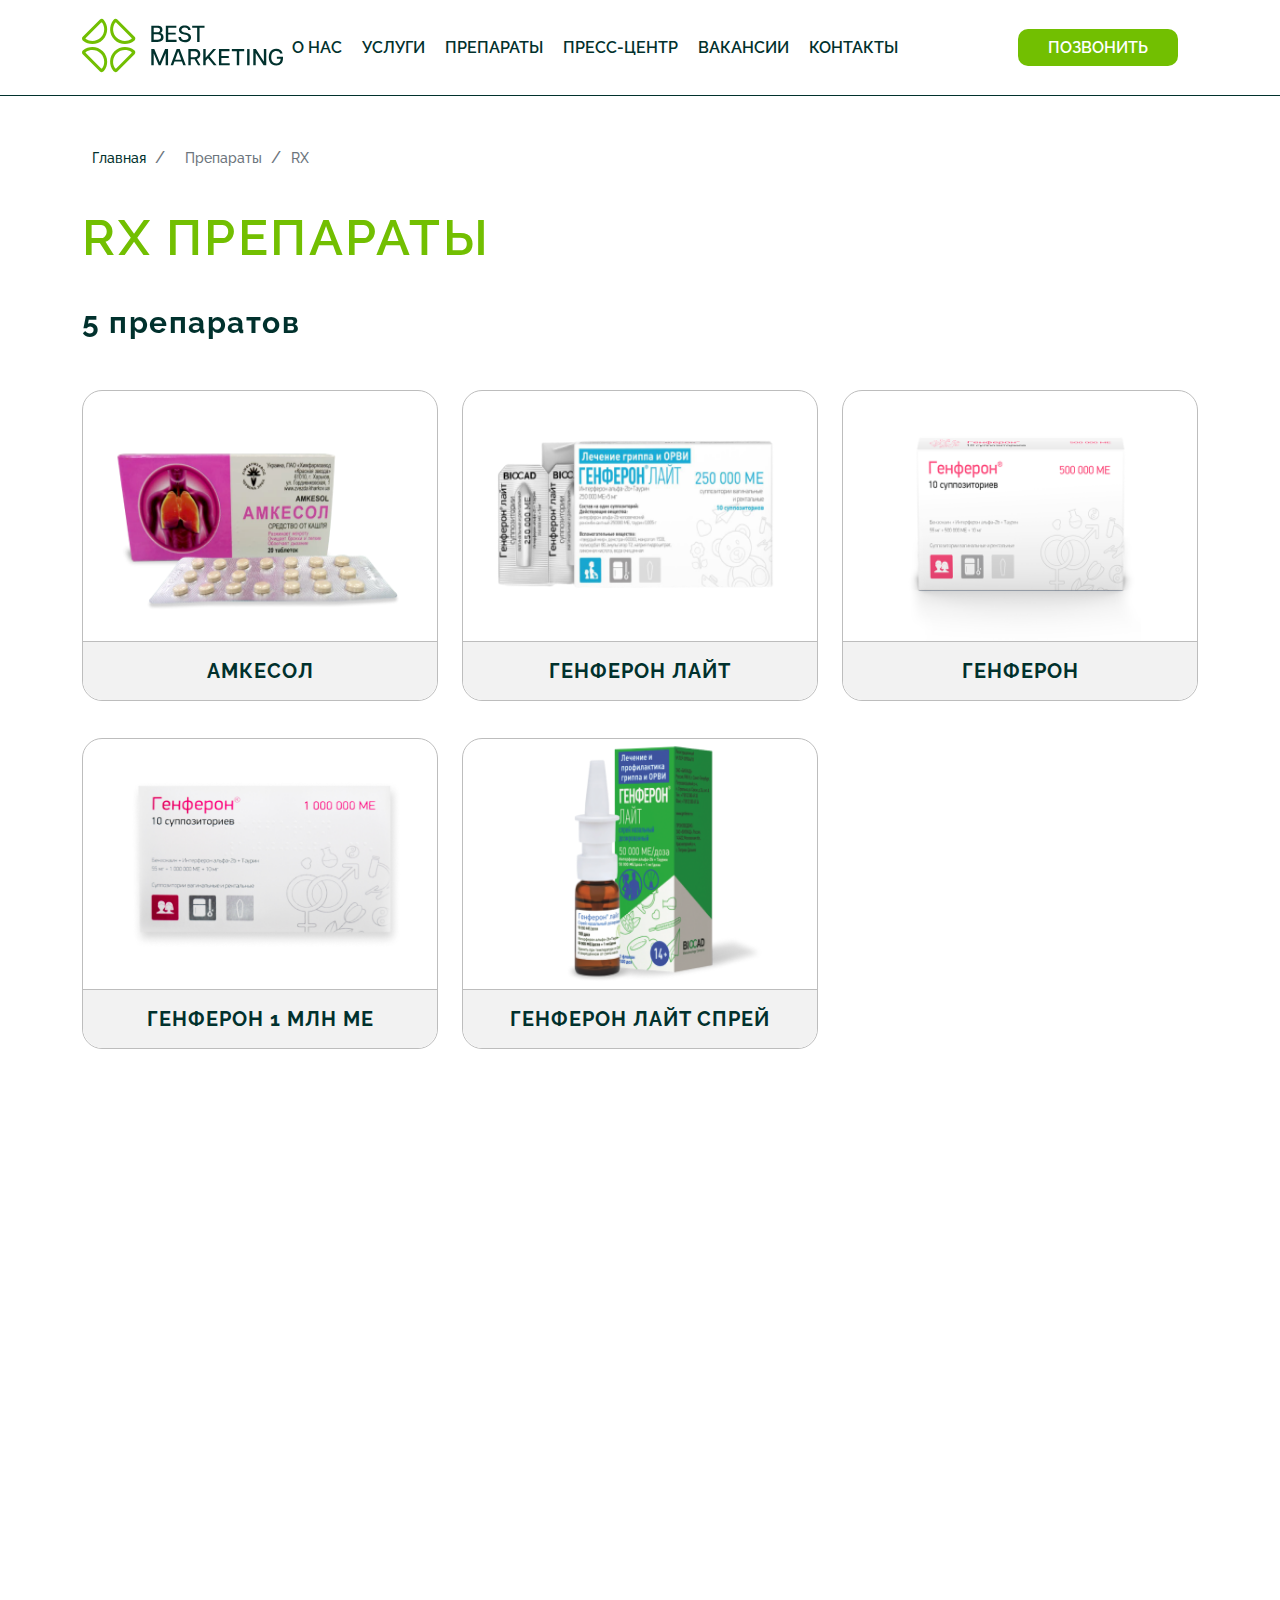
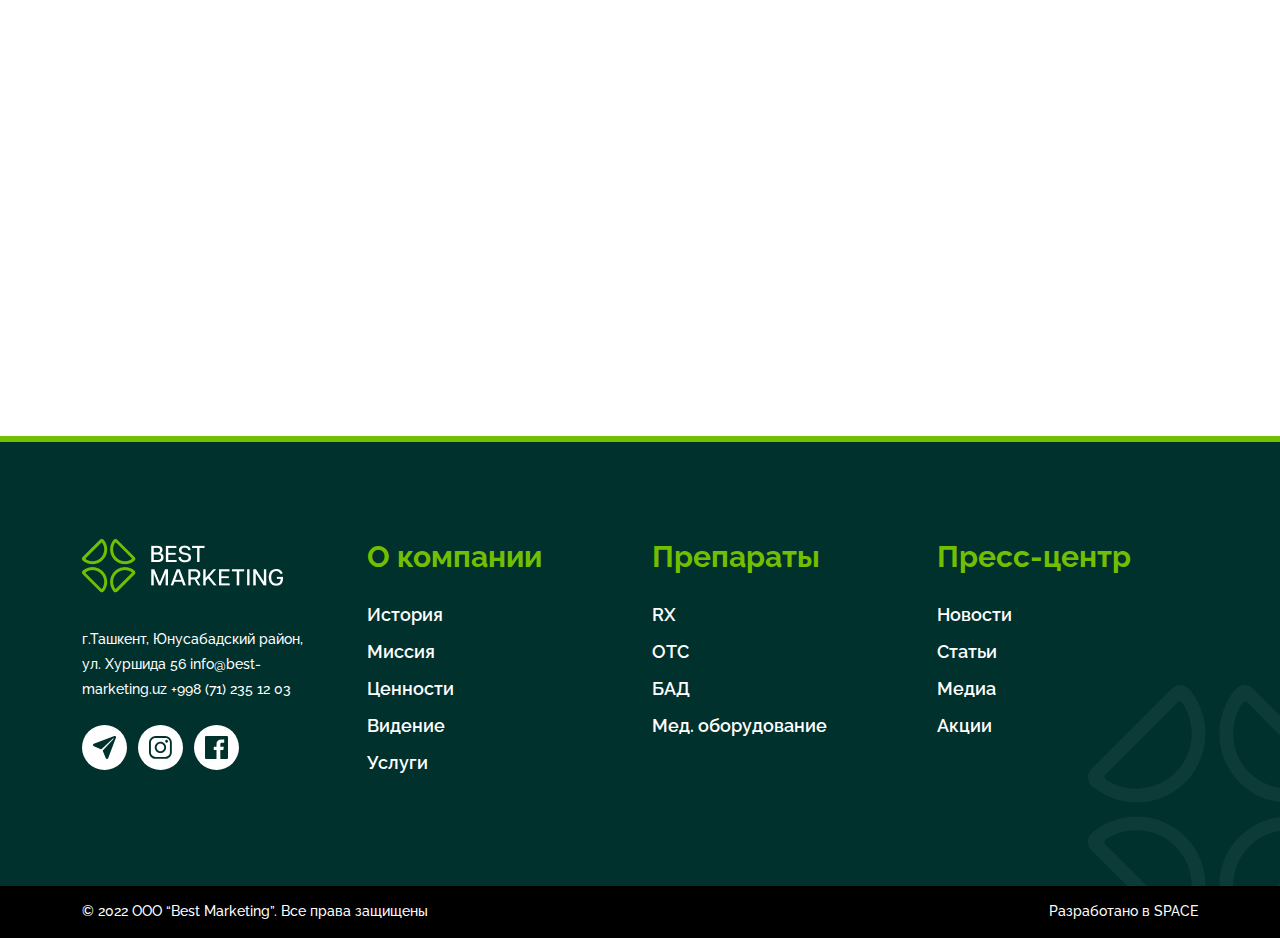
<file: category.html>
<!DOCTYPE html>
<html lang="en">

<head>
    <meta charset="UTF-8">
    <meta http-equiv="X-UA-Compatible" content="IE=edge">
    <meta name="viewport" content="width=device-width, initial-scale=1.0">
    <title>RX Препараты</title>
    <link rel="stylesheet" href="styles/bootstrap-grid.min.css">
    <link rel="stylesheet" href="styles/style.css">
    <link rel="stylesheet" href="styles/hamburgers.css">
    <link rel="stylesheet" href="styles/aos.css">
</head>

<body>
    <header class="header header-fix header-bg">
        <nav class="container header-navigation">
            <div class="logo">
                <a href="/">
                    <svg width="201" height="55" viewBox="0 0 201 55" fill="none" xmlns="http://www.w3.org/2000/svg">
                        <path d="M3.76101 20.0096C3.45821 20.3124 3.50008 20.8216 3.85593 21.0597C8.43773 24.1263 14.7107 23.6384 18.7538 19.5951C22.7971 15.5518 23.2849 9.27907 20.2184 4.69749C19.9804 4.34134 19.4712 4.29947 19.1683 4.60235L3.76101 20.0096ZM20.8551 21.6963C15.4577 27.0936 6.88701 27.4311 1.09303 22.7085C1.03121 22.6581 0.933883 22.571 0.813428 22.4604C-0.238773 21.4924 -0.273987 19.8422 0.737181 18.831L17.9903 1.57768C19.0009 0.567269 20.6506 0.600897 21.618 1.65257C21.7228 1.76637 21.8052 1.85864 21.8534 1.91728C26.5903 7.71149 26.2577 16.2937 20.8551 21.6963Z" fill="#72BF01"/>
                        <path d="M49.5564 34.9905C49.8593 34.6876 49.8174 34.1784 49.4615 33.9404C44.8797 30.8739 38.607 31.3617 34.5636 35.405C30.5203 39.4483 30.0325 45.7211 33.0991 50.3026C33.3371 50.6587 33.8463 50.7006 34.1491 50.3977L49.5564 34.9905ZM32.4624 33.3037C37.8597 27.9065 46.4305 27.569 52.2244 32.2915C52.2863 32.3419 52.3838 32.4291 52.504 32.5398C53.5562 33.5077 53.5914 35.1579 52.5803 36.169L35.3272 53.4225C34.3165 54.4328 32.6669 54.3992 31.6995 53.3475C31.5947 53.2337 31.5123 53.1414 31.4641 53.0828C26.7271 47.2886 27.0598 38.7064 32.4624 33.3037Z" fill="#72BF01"/>
                        <path d="M19.1683 50.3985C19.4712 50.7013 19.98 50.6594 20.2184 50.3036C23.2849 45.7218 22.797 39.4488 18.7538 35.4057C14.7105 31.3624 8.43772 30.8743 3.85591 33.9411C3.50006 34.1791 3.4579 34.6881 3.761 34.9912L19.1683 50.3985ZM20.855 33.3045C26.2523 38.7018 26.5898 47.2722 21.8673 53.0665C21.8169 53.1283 21.7297 53.2256 21.619 53.3461C20.6511 54.3983 19.0006 54.4332 17.9897 53.4223L0.736336 36.1692C-0.274001 35.1586 -0.240449 33.5089 0.811299 32.5415C0.924801 32.4367 1.01737 32.3543 1.07601 32.3061C6.87022 27.5689 15.4524 27.9018 20.855 33.3045Z" fill="#72BF01"/>
                        <path d="M34.1491 4.60215C33.8463 4.29935 33.3373 4.34122 33.099 4.69737C30.0325 9.27887 30.5206 15.5519 34.5636 19.595C38.6069 23.6382 44.8797 24.1264 49.4615 21.0598C49.8174 20.8215 49.8595 20.3126 49.5564 20.0095L34.1491 4.60215ZM32.4624 21.6964C27.0651 16.2989 26.7276 7.72845 31.4505 1.93417C31.5006 1.87258 31.5878 1.77502 31.6984 1.65457C32.6663 0.602592 34.3168 0.567378 35.3277 1.57832L52.5811 18.8317C53.5914 19.8421 53.5578 21.4919 52.5061 22.4594C52.3926 22.5642 52.3001 22.6465 52.2414 22.6945C46.4472 27.4318 37.865 27.099 32.4624 21.6964Z" fill="#72BF01"/>
                        <path d="M69.3115 31.0762H72.2714L77.682 44.0714L83.0929 31.0762H86.0525V47.2624H83.6477V35.3772H83.5554L78.63 47.2624H76.7338L71.7854 35.3772H71.7161V47.2624H69.3115V31.0762Z" fill="#01312D"/>
                        <path d="M93.1648 41.7131H99.2232L96.2633 33.5967H96.1244L93.1648 41.7131ZM101.258 47.2627L99.8936 43.5398H92.4941L91.1299 47.2627H88.6094L94.691 31.0764H97.6967L103.778 47.2627H101.258Z" fill="#01312D"/>
                        <path d="M108.763 39.1926H112.37C113.527 39.1926 114.398 38.9345 114.983 38.4179C115.569 37.9015 115.862 37.1655 115.862 36.2095C115.862 35.2384 115.569 34.4911 114.983 33.9665C114.398 33.4429 113.527 33.1806 112.37 33.1806H108.763V39.1926ZM116.047 47.2624L112.556 41.2967H112.463H108.763V47.2624H106.358V31.0762H112.463C114.39 31.0762 115.847 31.5312 116.833 32.4405C117.82 33.3504 118.313 34.6065 118.313 36.2095C118.313 37.4433 118.016 38.472 117.423 39.2966C116.829 40.1214 115.947 40.6956 114.775 41.0195L118.452 47.2624H116.047Z" fill="#01312D"/>
                        <path d="M131.854 47.2627L126.05 40.1638L123.668 42.8462V47.2627H121.264V31.0764H123.668V39.6551L131.206 31.0764H134.074L127.553 38.4529L134.652 47.2627H131.854Z" fill="#01312D"/>
                        <path d="M136.965 31.0762H147.486V33.1806H139.369V38.0362H146.792V39.9556H139.369V45.1583H147.717V47.2624H136.965V31.0762Z" fill="#01312D"/>
                        <path d="M154.806 33.1806H149.835V31.0762H162.183V33.1806H157.211V47.2626H154.806V33.1806Z" fill="#01312D"/>
                        <path d="M165.146 31.0762H167.55V47.2624H165.146V31.0762Z" fill="#01312D"/>
                        <path d="M171.298 31.0762H173.887L181.796 43.4935H181.865V31.0762H184.27V47.2624H181.587L173.749 34.9609H173.702V47.2624H171.298V31.0762Z" fill="#01312D"/>
                        <path d="M190.329 46.5342C189.196 45.8947 188.321 44.9504 187.704 43.7017C187.088 42.453 186.779 40.95 186.779 39.1927C186.779 37.4354 187.091 35.9324 187.716 34.6834C188.34 33.435 189.215 32.4867 190.34 31.8392C191.465 31.1922 192.76 30.8683 194.225 30.8683C195.874 30.8683 197.262 31.2655 198.387 32.0592C199.512 32.8531 200.229 34.013 200.538 35.5391H198.156C197.847 34.6605 197.354 34.0095 196.676 33.5851C195.998 33.1615 195.181 32.9493 194.225 32.9493C192.653 32.9493 191.427 33.4968 190.548 34.5912C189.67 35.6858 189.23 37.2039 189.23 39.1466C189.23 41.1041 189.673 42.6378 190.56 43.7479C191.446 44.8576 192.683 45.4127 194.271 45.4127C195.597 45.4127 196.657 45.0197 197.45 44.2335C198.244 43.4471 198.634 42.2757 198.618 40.7189H194.872V38.7766H201V39.8864C201 42.4146 200.43 44.3143 199.289 45.586C198.148 46.8578 196.491 47.4939 194.317 47.4939C192.791 47.4939 191.462 47.174 190.329 46.5342Z" fill="#01312D"/>
                        <path d="M78.1214 21.0794C78.7068 20.5708 79 19.8926 79 19.0448C79 18.1968 78.7068 17.5263 78.1214 17.0329C77.5355 16.5397 76.6568 16.2928 75.4854 16.2928H71.7162V21.8424H75.4854C76.6568 21.8424 77.5355 21.5883 78.1214 21.0794ZM77.312 13.6686C77.7746 13.2753 78.0059 12.7089 78.0059 11.9689C78.0059 11.2442 77.7746 10.6935 77.312 10.3154C76.8495 9.93799 76.1865 9.74922 75.3233 9.74922H71.7162V14.258H75.3233C76.1865 14.258 76.8495 14.0616 77.312 13.6686ZM75.4854 7.71411C77.1502 7.71411 78.3989 8.06898 79.2314 8.7778C80.0637 9.48723 80.4799 10.4506 80.4799 11.6681C80.4799 12.5164 80.2871 13.2215 79.9019 13.784C79.5165 14.347 78.9614 14.7592 78.2371 15.021C79.3005 15.3142 80.1176 15.8152 80.6881 16.5242C81.2581 17.2333 81.5436 18.1275 81.5436 19.2063C81.5436 20.6094 81.0426 21.7424 80.0405 22.6056C79.0382 23.4691 77.5664 23.9004 75.6241 23.9004H69.3115V7.71411H75.4854Z" fill="#01312D"/>
                        <path d="M83.8213 7.71411H94.3424V9.81821H86.2261V14.6741H93.6487V16.5935H86.2261V21.7962H94.5735V23.9004H83.8213V7.71411Z" fill="#01312D"/>
                        <path d="M98.1812 22.7444C97.0634 21.8193 96.5049 20.5707 96.5049 18.9983H98.9556C99.0022 19.9231 99.3526 20.6712 100.008 21.2414C100.663 21.8116 101.63 22.0969 102.91 22.0969C104.097 22.0969 104.999 21.854 105.615 21.3686C106.232 20.8831 106.54 20.2164 106.54 19.3681C106.54 18.6132 106.294 18.0351 105.8 17.6343C105.307 17.2335 104.59 16.9406 103.65 16.7553L101.453 16.316C98.4625 15.7306 96.9671 14.2737 96.9671 11.9458C96.9671 10.5585 97.4718 9.47169 98.4817 8.68549C99.4915 7.89936 100.891 7.5061 102.679 7.5061C104.482 7.5061 105.919 7.90706 106.991 8.70868C108.062 9.51008 108.598 10.6124 108.598 12.0151H106.147C106.132 11.2599 105.819 10.659 105.211 10.2114C104.602 9.76466 103.766 9.54098 102.702 9.54098C101.607 9.54098 100.794 9.77207 100.262 10.2346C99.7306 10.6972 99.4645 11.2831 99.4645 11.9919C99.4645 13.287 100.328 14.1041 102.054 14.4432L104.159 14.8593C105.808 15.183 107.037 15.6957 107.847 16.3968C108.656 17.0984 109.06 18.0813 109.06 19.3452C109.06 20.8868 108.506 22.0702 107.396 22.8945C106.286 23.7196 104.783 24.1317 102.887 24.1317C100.867 24.1317 99.2987 23.6692 98.1812 22.7444Z" fill="#01312D"/>
                        <path d="M115.155 9.81821H110.184V7.71411H122.531V9.81821H117.56V23.9004H115.155V9.81821Z" fill="#01312D"/>
                    </svg>                        
                </a>
            </div>
            <button class="hamburger hamburger--collapse is-active" type="button" id="nav-btn">
                <span class="hamburger-box">
                  <span class="hamburger-inner"></span>
                </span>
            </button>
            <ul class="navigation-list">
                <li class="nav-list-item">
                    <a href="about.html" class="nav-link">О нас</a>
                </li>
                <li class="nav-list-item">
                    <a href="services.html" class="nav-link">Услуги</a>
                </li>
                <li class="nav-list-item">
                    <a href="category.html" class="nav-link">Препараты</a>
                </li>
                <li class="nav-list-item">
                    <a href="press-center.html" class="nav-link">Пресс-центр</a>
                </li>
                <li class="nav-list-item">
                    <a href="" class="nav-link">Вакансии</a>
                </li>
                <li class="nav-list-item">
                    <a href="contacts.html" class="nav-link">Контакты</a>
                </li>
                <li class="nav-list-item">
                    <div class="call-block">
                        <a href="#" class="call-link">Позвонить</a>
                    </div>
                </li>
            </ul>
        </nav>
    </header>
    <div class="main">
        <div class="container">
            <div class="main__top">
                <nav class="breadcrumb">
                    <ul>
                        <li class="breadcrumb-item">
                            <a href="">
                                <span>Главная</span>
                            </a>
                        </li>
                        <li class="breadcrumb-item">
                            <a href="">
                                <span class="active">Препараты</span>
                            </a>
                        </li>
                        <li class="breadcrumb-item">

                            <span class="active">RX</span>

                        </li>
                    </ul>
                </nav>
            </div>
        </div>
        <div class="container">
            <div class="category main-header-wrapper" data-aos="fade-up" data-aos-duration="500">
                <h2 class="main-header">RX Препараты</h2>
            </div>
            
            <div class="category-content">
                <h3 data-aos="fade-up" data-aos-duration="600">5 препаратов</h3>
                <div class="row">
                    <div class="col-xl-4 col-lg-4 col-md-6" data-aos="fade-up" data-aos-duration="700">
                        <div class="category-card">
                            <div class="card-img">
                                <img src="images/drugs-4.png" alt="">
                            </div>
                            <div class="category-name">
                                <h3>амкесол</h3>
                            </div>
                        </div>
                    </div>
                    <div class="col-xl-4 col-lg-4 col-md-6" data-aos="fade-up" data-aos-duration="700">
                        <div class="category-card">
                            <div class="card-img">
                                <img src="images/drugs-3.png" alt="">
                            </div>
                            <div class="category-name">
                                <h3>генферон лайт</h3>
                            </div>
                        </div>
                    </div>
                    <div class="col-xl-4 col-lg-4 col-md-6" data-aos="fade-up" data-aos-duration="700">
                        <div class="category-card">
                            <div class="card-img">
                                <img src="images/drugs-2.png" alt="">
                            </div>
                            <div class="category-name">
                                <h3>генферон</h3>
                            </div>
                        </div>
                    </div>
                    <div class="col-xl-4 col-lg-4 col-md-6" data-aos="fade-up" data-aos-duration="900">
                        <div class="category-card">
                            <div class="card-img">
                                <img src="images/drugs-1.png" alt="">
                            </div>
                            <div class="category-name">
                                <h3>Генферон 1 млн МЕ</h3>
                            </div>
                        </div>
                    </div>
                    <div class="col-xl-4 col-lg-4 col-md-6" data-aos="fade-up" data-aos-duration="900">
                        <div class="category-card">
                            <div class="card-img">
                                <img src="images/drugs-5.png" alt="">
                            </div>
                            <div class="category-name">
                                <h3>генферон лайт спрей</h3>
                            </div>
                        </div>
                    </div>
                </div>
            </div>
            <div class="contacts">
                <div class="container">
                    <div class="head-wrapper" data-aos="fade-up" data-aos-duration="500">
                        <h2 class="content-head">СВЯЗАТЬСЯ С НАМИ</h2>
                        <p>
                            Позвоните нам или оставьте заявку, наши менеджеры свяжутся с вами и проконсультируют по всем
                            интересующим вопросам
                        </p>
                    </div>
                    <div class="row">
                        <div class="col-xl-6 col-lg-6 col-md-12">
                            <div class="contacts-block" data-aos="fade-up" data-aos-duration="500">
                                <div class="scg-wrapper">
                                    <svg width="23" height="32" viewBox="0 0 23 32" fill="none"
                                        xmlns="http://www.w3.org/2000/svg">
                                        <path
                                            d="M11.5806 0.381836C5.28386 0.381836 0.161133 5.59662 0.161133 12.0065C0.161133 15.5919 1.97451 19.9437 5.55107 24.9411C8.1684 28.5983 10.7475 31.2066 10.8561 31.316C11.0556 31.5168 11.318 31.6175 11.5808 31.6175C11.8359 31.6175 12.0912 31.5225 12.2891 31.3318C12.3979 31.2271 14.9836 28.7244 17.6059 25.1176C21.1853 20.1943 23.0002 15.7831 23.0002 12.0064C23.0001 5.59662 17.8772 0.381836 11.5806 0.381836ZM11.5806 17.025C8.50217 17.025 5.99776 14.5205 5.99776 11.4422C5.99776 8.36379 8.50224 5.85932 11.5806 5.85932C14.659 5.85932 17.1634 8.36379 17.1634 11.4422C17.1634 14.5205 14.6589 17.025 11.5806 17.025Z"
                                            fill="white" />
                                    </svg>
                                </div>
                                <div class="contact-txt">
                                    <h4>Адрес:</h4>
                                    <p>г. Ташкент, Мирзоулугбекский<br> район, ул.Сайрам, д.2, кв 44</p>
                                </div>
                            </div>
                            <div class="contacts-block" data-aos="fade-up" data-aos-duration="700">
                                <div class="scg-wrapper">
                                    <svg width="28" height="28" viewBox="0 0 28 28" fill="none"
                                        xmlns="http://www.w3.org/2000/svg">
                                        <path
                                            d="M11.5954 16.4043C8.92298 13.7319 8.31956 11.0595 8.18343 9.98878C8.14539 9.69273 8.24727 9.39583 8.45907 9.18552L10.6217 7.02385C10.9398 6.70592 10.9963 6.21044 10.7578 5.82909L7.31452 0.482375C7.05071 0.0601063 6.50905 -0.0922947 6.06376 0.130465L0.536021 2.73383C0.175933 2.91114 -0.0358661 3.29372 0.00501798 3.69301C0.294656 6.44457 1.49424 13.2086 8.14143 19.8563C14.7886 26.5039 21.5517 27.703 24.3047 27.9927C24.704 28.0336 25.0866 27.8218 25.2639 27.4617L27.8672 21.9339C28.0892 21.4896 27.9378 20.9494 27.5173 20.6851L22.1705 17.2428C21.7894 17.0041 21.294 17.0601 20.9758 17.3779L18.8141 19.5406C18.6038 19.7524 18.3069 19.8542 18.0109 19.8162C16.9402 19.6801 14.2678 19.0767 11.5954 16.4043Z"
                                            fill="white" />
                                        <path
                                            d="M22.2075 14.965C21.6743 14.965 21.2421 14.5327 21.2421 13.9995C21.2375 10.0023 17.9983 6.76308 14.0011 6.75856C13.4679 6.75856 13.0356 6.32631 13.0356 5.7931C13.0356 5.25989 13.4679 4.82764 14.0011 4.82764C19.0643 4.83322 23.1674 8.93634 23.173 13.9995C23.173 14.5327 22.7407 14.965 22.2075 14.965Z"
                                            fill="white" />
                                        <path
                                            d="M27.0348 14.9646C26.5016 14.9646 26.0694 14.5324 26.0694 13.9992C26.0619 7.33715 20.6631 1.93837 14.0011 1.93092C13.4679 1.93092 13.0356 1.49867 13.0356 0.96546C13.0356 0.432251 13.4679 0 14.0011 0C21.7291 0.00851337 27.9918 6.27117 28.0003 13.9992C28.0003 14.2552 27.8986 14.5008 27.7175 14.6819C27.5364 14.8629 27.2909 14.9646 27.0348 14.9646Z"
                                            fill="white" />
                                    </svg>
                                </div>
                                <div class="contact-txt">
                                    <h4>Телефон:</h4>
                                    <p>+998 (93) 555-47-07</p>
                                </div>
                            </div>
                            <div class="contacts-block" data-aos="fade-up" data-aos-duration="900">
                                <div class="scg-wrapper">
                                    <svg width="31" height="23" viewBox="0 0 31 23" fill="none"
                                        xmlns="http://www.w3.org/2000/svg">
                                        <path
                                            d="M30.9772 2.22161C30.9772 2.18619 31.0016 2.15172 31 2.1167L21.54 11.2318L30.9887 20.0558C30.9942 19.9928 30.9772 19.9292 30.9772 19.8648V2.22161Z"
                                            fill="white" />
                                        <path
                                            d="M20.0948 12.6362L16.233 16.3518C16.0375 16.5398 15.7852 16.6341 15.5326 16.6341C15.2854 16.6341 15.0381 16.5438 14.844 16.363L10.9927 12.7741L1.48242 21.941C1.71367 22.0241 1.96188 22.0886 2.22181 22.0886H28.8436C29.2296 22.0886 29.5916 21.971 29.9063 21.7957L20.0948 12.6362Z"
                                            fill="white" />
                                        <path
                                            d="M15.5221 14.2319L29.9592 0.324712C29.6324 0.13037 29.2519 0 28.8441 0H2.22231C1.69127 0 1.20467 0.206195 0.825684 0.520672L15.5221 14.2319Z"
                                            fill="white" />
                                        <path
                                            d="M0 2.56104V19.8652C0 20.0639 0.0456565 20.2554 0.0952187 20.4384L9.48752 11.3939L0 2.56104Z"
                                            fill="white" />
                                    </svg>
                                </div>
                                <div class="contact-txt">
                                    <h4>E-mail:</h4>
                                    <p>info@best-marketing.uz</p>
                                </div>
                            </div>
                            <div class="socials" data-aos="fade-up" data-aos-duration="1100">
                                <p>Мы в социальных сетях:</p>
                                <span>
                                    <svg width="18" height="18" viewBox="0 0 18 18" fill="none"
                                        xmlns="http://www.w3.org/2000/svg">
                                        <path
                                            d="M7.06288 11.3861L6.76513 15.5741C7.19113 15.5741 7.37563 15.3911 7.59688 15.1713L9.59413 13.2626L13.7326 16.2933C14.4916 16.7163 15.0264 16.4936 15.2311 15.5951L17.9476 2.86605L17.9484 2.8653C18.1891 1.7433 17.5426 1.30455 16.8031 1.5798L0.835633 7.69305C-0.254117 8.11605 -0.237617 8.72355 0.650383 8.9988L4.73263 10.2686L14.2149 4.3353C14.6611 4.0398 15.0669 4.2033 14.7331 4.4988L7.06288 11.3861Z"
                                            fill="#828282" />
                                    </svg>
                                </span>
                                <span class="social-span">
                                    <svg width="20" height="20" viewBox="0 0 20 20" fill="none"
                                        xmlns="http://www.w3.org/2000/svg">
                                        <g clip-path="url(#clip0_538_118)">
                                            <path
                                                d="M14.3391 0.00404122L11.8685 0C9.09295 0 7.29925 1.87614 7.29925 4.77996V6.98384H4.81523C4.60058 6.98384 4.42676 7.16125 4.42676 7.38008V10.5733C4.42676 10.7921 4.60078 10.9693 4.81523 10.9693H7.29925V19.0267C7.29925 19.2455 7.47307 19.4227 7.68772 19.4227H10.9287C11.1433 19.4227 11.3171 19.2453 11.3171 19.0267V10.9693H14.2215C14.4362 10.9693 14.61 10.7921 14.61 10.5733L14.6112 7.38008C14.6112 7.27501 14.5702 7.17438 14.4974 7.10002C14.4247 7.02567 14.3256 6.98384 14.2225 6.98384H11.3171V5.11558C11.3171 4.21762 11.527 3.76177 12.6744 3.76177L14.3387 3.76117C14.5531 3.76117 14.7269 3.58376 14.7269 3.36513V0.400081C14.7269 0.181653 14.5533 0.00444535 14.3391 0.00404122Z"
                                                fill="#828282" />
                                        </g>
                                        <defs>
                                            <clipPath id="clip0_538_118">
                                                <rect width="19.0517" height="19.4227" fill="white"
                                                    transform="translate(0.0507812)" />
                                            </clipPath>
                                        </defs>
                                    </svg>
                                </span>
                                <span>
                                    <svg width="20" height="20" viewBox="0 0 20 20" fill="none"
                                        xmlns="http://www.w3.org/2000/svg">
                                        <g clip-path="url(#clip0_538_106)">
                                            <path
                                                d="M13.098 0H5.95364C2.66604 0 0 2.66604 0 5.95364V13.098C0 16.3856 2.66604 19.0517 5.95364 19.0517H13.098C16.3856 19.0517 19.0517 16.3856 19.0517 13.098V5.95364C19.0517 2.66604 16.3856 0 13.098 0ZM17.2656 13.098C17.2656 15.3961 15.3961 17.2656 13.098 17.2656H5.95364C3.65554 17.2656 1.78609 15.3961 1.78609 13.098V5.95364C1.78609 3.65554 3.65554 1.78609 5.95364 1.78609H13.098C15.3961 1.78609 17.2656 3.65554 17.2656 5.95364V13.098Z"
                                                fill="#828282" />
                                            <path
                                                d="M9.5261 4.7627C6.89578 4.7627 4.76318 6.89529 4.76318 9.52561C4.76318 12.1559 6.89578 14.2885 9.5261 14.2885C12.1564 14.2885 14.289 12.1559 14.289 9.52561C14.289 6.89529 12.1564 4.7627 9.5261 4.7627ZM9.5261 12.5024C7.88527 12.5024 6.54928 11.1664 6.54928 9.52561C6.54928 7.88359 7.88527 6.54879 9.5261 6.54879C11.1669 6.54879 12.5029 7.88359 12.5029 9.52561C12.5029 11.1664 11.1669 12.5024 9.5261 12.5024Z"
                                                fill="#828282" />
                                            <path
                                                d="M14.6464 5.0408C14.9969 5.0408 15.281 4.75665 15.281 4.40614C15.281 4.05563 14.9969 3.77148 14.6464 3.77148C14.2959 3.77148 14.0117 4.05563 14.0117 4.40614C14.0117 4.75665 14.2959 5.0408 14.6464 5.0408Z"
                                                fill="#828282" />
                                        </g>
                                        <defs>
                                            <clipPath id="clip0_538_106">
                                                <rect width="19.0517" height="19.0517" fill="white" />
                                            </clipPath>
                                        </defs>
                                    </svg>
                                </span>
        
                            </div>
                        </div>
                        <div class="col-xl-6 col-lg-6 col-md-12">
                            <div class="contact-form-block">
                                <form action="" class="contact-form" data-aos="fade-up" data-aos-duration="500">
                                    <input type="text" placeholder="Ваше имя*" data-aos="fade-up" data-aos-duration="700">
                                    <input type="text" placeholder="Ваш e-mail*" data-aos="fade-up" data-aos-duration="900">
                                    <input type="text" placeholder="Название компании" data-aos="fade-up" data-aos-duration="1100">
                                    <input type="text" placeholder="Телефонный номер" data-aos="fade-up" data-aos-duration="1300">
                                    <textarea name="" placeholder="Сообщение" data-aos="fade-up" data-aos-duration="1500"></textarea>
                                    <div class="form-btn-block" data-aos="fade-up" data-aos-duration="1500">
                                        <button class="submit-btn">Отправить</button> <span class="gray">Нажимая кнопку
                                            “Отправить”, вы соглашаетесь</br> с <a href="#" class="gray-link">политикой
                                                конфиденциальности</a></span>
                                    </div>
                                </form>
                            </div>
                        </div>
                    </div>
                </div>
            </div>
         </div>
    </div>
    <footer>
        <div class="container">
            <div class="footer-wrapper">
                <div class="row">
                    <div class="col-xl-3 col-lg-3 col-md-6">
                        <div class="logo mb-30">
                            <img src="images/Logo.png" alt="">
                        </div>
                        <div class="contact-details mb-20">
                            <p>г.Ташкент, Юнусабадский район, ул. Хуршида 56 info@best-marketing.uz +998 (71) 235 12 03
                            </p>
                        </div>
                        <div class="social-icons">
                            <div class="icon-block">
                                <svg width="23" height="23" viewBox="0 0 23 23" fill="none"
                                    xmlns="http://www.w3.org/2000/svg">
                                    <path
                                        d="M22.6408 0.360806C22.4728 0.192858 22.2599 0.0770453 22.0276 0.0273108C21.7953 -0.0224237 21.5536 -0.00395975 21.3316 0.0804797L0.793953 7.85414H0.789846C0.553044 7.94522 0.35013 8.10718 0.208818 8.31791C0.067506 8.52863 -0.0053146 8.77784 0.000302107 9.03149C0.00591882 9.28515 0.089699 9.53089 0.2402 9.73515C0.390701 9.93941 0.600585 10.0922 0.841186 10.1727L0.862236 10.1794L7.91126 13.1896C8.04875 13.2313 8.19478 13.2363 8.33478 13.2039C8.47478 13.1716 8.60384 13.1031 8.70909 13.0053L20.0224 2.46325C20.0562 2.42954 20.0962 2.4028 20.1402 2.38456C20.1843 2.36631 20.2315 2.35692 20.2792 2.35692C20.3268 2.35692 20.374 2.36631 20.4181 2.38456C20.4621 2.4028 20.5021 2.42954 20.5359 2.46325C20.5696 2.49696 20.5963 2.53699 20.6145 2.58103C20.6328 2.62508 20.6422 2.67229 20.6422 2.71996C20.6422 2.76764 20.6328 2.81485 20.6145 2.85889C20.5963 2.90294 20.5696 2.94296 20.5359 2.97667L9.99363 14.2852C9.89581 14.3905 9.82732 14.5195 9.79497 14.6595C9.76263 14.7995 9.76758 14.9456 9.80932 15.0831L12.8204 22.1364C12.8235 22.1467 12.8266 22.1559 12.8302 22.1657C12.9945 22.6416 13.4103 22.9774 13.9129 23H13.9643C14.218 23.0014 14.4663 22.9265 14.6769 22.7849C14.8875 22.6434 15.0507 22.4417 15.1451 22.2062L22.9175 1.67362C23.0032 1.45145 23.0226 1.20923 22.9735 0.976245C22.9244 0.743263 22.8088 0.529499 22.6408 0.360806Z"
                                        fill="#01312D" />
                                </svg>
                            </div>
                            <div class="icon-block">
                                <svg width="23" height="23" viewBox="0 0 23 23" fill="none"
                                    xmlns="http://www.w3.org/2000/svg">
                                    <path
                                        d="M16.1724 1.90249C17.4329 1.90625 18.6406 2.40864 19.5319 3.29993C20.4232 4.19122 20.9256 5.39899 20.9294 6.65946V16.1724C20.9256 17.4329 20.4232 18.6406 19.5319 19.5319C18.6406 20.4232 17.4329 20.9256 16.1724 20.9294H6.65946C5.39899 20.9256 4.19122 20.4232 3.29993 19.5319C2.40864 18.6406 1.90625 17.4329 1.90249 16.1724V6.65946C1.90625 5.39899 2.40864 4.19122 3.29993 3.29993C4.19122 2.40864 5.39899 1.90625 6.65946 1.90249H16.1724V1.90249ZM16.1724 0H6.65946C2.99668 0 0 2.99668 0 6.65946V16.1724C0 19.8352 2.99668 22.8319 6.65946 22.8319H16.1724C19.8352 22.8319 22.8319 19.8352 22.8319 16.1724V6.65946C22.8319 2.99668 19.8352 0 16.1724 0V0Z"
                                        fill="#01312D" />
                                    <path
                                        d="M17.5996 6.65867C17.3174 6.65867 17.0415 6.57498 16.8068 6.41818C16.5721 6.26138 16.3892 6.03851 16.2812 5.77776C16.1732 5.51702 16.145 5.2301 16.2 4.95329C16.2551 4.67648 16.391 4.42221 16.5906 4.22264C16.7901 4.02308 17.0444 3.88717 17.3212 3.83211C17.598 3.77705 17.8849 3.80531 18.1457 3.91331C18.4064 4.02132 18.6293 4.20422 18.7861 4.43889C18.9429 4.67355 19.0266 4.94945 19.0266 5.23168C19.027 5.41919 18.9904 5.60493 18.9188 5.77824C18.8472 5.95155 18.7421 6.10902 18.6095 6.24161C18.4769 6.3742 18.3195 6.4793 18.1462 6.55087C17.9728 6.62244 17.7871 6.65907 17.5996 6.65867V6.65867Z"
                                        fill="#01312D" />
                                    <path
                                        d="M11.416 7.61049C12.1686 7.61049 12.9044 7.83368 13.5302 8.25183C14.156 8.66998 14.6438 9.26432 14.9318 9.95968C15.2198 10.655 15.2952 11.4202 15.1483 12.1584C15.0015 12.8966 14.6391 13.5746 14.1069 14.1069C13.5746 14.6391 12.8966 15.0015 12.1584 15.1483C11.4202 15.2952 10.655 15.2198 9.95968 14.9318C9.26432 14.6437 8.66999 14.156 8.25183 13.5302C7.83368 12.9044 7.6105 12.1686 7.6105 11.416C7.61157 10.407 8.01285 9.43972 8.72629 8.72628C9.43972 8.01285 10.407 7.61157 11.416 7.61049V7.61049ZM11.416 5.70801C10.287 5.70801 9.18347 6.04277 8.2448 6.66997C7.30613 7.29717 6.57453 8.18863 6.1425 9.23163C5.71048 10.2746 5.59744 11.4223 5.81769 12.5295C6.03793 13.6368 6.58156 14.6538 7.37983 15.4521C8.17811 16.2504 9.19517 16.794 10.3024 17.0143C11.4096 17.2345 12.5573 17.1215 13.6003 16.6894C14.6433 16.2574 15.5348 15.5258 16.162 14.5871C16.7892 13.6485 17.1239 12.5449 17.1239 11.416C17.1239 9.90213 16.5226 8.45028 15.4521 7.37983C14.3817 6.30938 12.9298 5.70801 11.416 5.70801V5.70801Z"
                                        fill="#01312D" />
                                </svg>
                            </div>
                            <div class="icon-block">
                                <svg width="23" height="23" viewBox="0 0 23 23" fill="none"
                                    xmlns="http://www.w3.org/2000/svg">
                                    <path
                                        d="M21.7304 0H1.26962C0.932938 0.000136061 0.610084 0.133943 0.372014 0.372014C0.133943 0.610084 0.000136061 0.932938 0 1.26962V21.7304C0.000136061 22.0671 0.133943 22.3899 0.372014 22.628C0.610084 22.8661 0.932938 22.9999 1.26962 23H11.5V13.9643H8.75078V10.6786H11.5V8.06027C11.5 5.08978 13.5602 3.47259 16.214 3.47259C17.4836 3.47259 18.8492 3.56808 19.1665 3.61018V6.71261H17.0523C15.6087 6.71261 15.3335 7.39542 15.3335 8.40167V10.6786H18.7732L18.324 13.9643H15.3335V23H21.7304C22.0671 22.9999 22.3899 22.8661 22.628 22.628C22.8661 22.3899 22.9999 22.0671 23 21.7304V1.26962C22.9999 0.932938 22.8661 0.610084 22.628 0.372014C22.3899 0.133943 22.0671 0.000136061 21.7304 0Z"
                                        fill="#01312D" />
                                </svg>
                            </div>
                        </div>
                    </div>
                    <div class="col-xl-3 col-lg-3 col-md-6">
                        <h3 class="nav-header mb-30">О компании</h3>
                        <ul class="footer-nav">
                            <li>История</li>
                            <li>Миссия</li>
                            <li>Ценности</li>
                            <li>Видение</li>
                            <li>Услуги</li>
                        </ul>
                    </div>
                    <div class="col-xl-3 col-lg-3 col-md-6">
                        <h3 class="nav-header mb-30">Препараты</h3>
                        <ul class="footer-nav">
                            <li>RX</li>
                            <li>OTC</li>
                            <li>БАД</li>
                            <li>Мед. оборудование </li>
                        </ul>
                    </div>
                    <div class="col-xl-3 col-lg-3 col-md-6">
                        <h3 class="nav-header mb-30">Пресс-центр</h3>
                        <ul class="footer-nav">
                            <li>Новости</li>
                            <li>Статьи</li>
                            <li>Медиа</li>
                            <li>Акции</li>
                        </ul>
                    </div>
                </div>
            </div>
        </div>
        <div class="rights">
            <div class="container">
                <div class="d-flex">
                    <span>© 2022 OOO “Best Marketing”. Все права защищены</span>
                    <span>Разработано в SPACE</span>
                </div>
            </div>
        </div>
        <div class="absolute-svg">
            <svg width="193" height="249" viewBox="0 0 193 249" fill="none" xmlns="http://www.w3.org/2000/svg">
                <path
                    d="M18.4847 89.5189C17.0706 90.933 17.2661 93.3109 18.928 94.4229C40.3256 108.744 69.6214 106.466 88.5032 87.5828C107.386 68.7 109.664 39.4055 95.343 18.0089C94.2313 16.3456 91.8534 16.1501 90.4389 17.5646L18.4847 89.5189ZM98.3162 97.3958C73.1099 122.602 33.0835 124.178 6.02484 102.123C5.73616 101.888 5.28161 101.481 4.71907 100.964C-0.194859 96.4433 -0.359315 88.7368 4.36298 84.0145L84.9374 3.43897C89.6572 -1.2798 97.3613 -1.12276 101.879 3.7887C102.369 4.32019 102.753 4.75109 102.979 5.02495C125.101 32.0847 123.547 72.1648 98.3162 97.3958Z"
                    fill="white" fill-opacity="0.05" />
                <path
                    d="M232.358 159.482C233.772 158.068 233.577 155.69 231.915 154.578C210.517 140.257 181.222 142.535 162.339 161.418C143.457 180.301 141.178 209.595 155.5 230.992C156.611 232.655 158.989 232.85 160.404 231.436L232.358 159.482ZM152.526 151.605C177.733 126.399 217.759 124.823 244.817 146.877C245.106 147.113 245.562 147.52 246.124 148.037C251.037 152.557 251.202 160.264 246.48 164.986L165.905 245.562C161.185 250.28 153.481 250.123 148.963 245.212C148.474 244.68 148.089 244.249 147.864 243.976C125.742 216.916 127.295 176.836 152.526 151.605Z"
                    fill="white" fill-opacity="0.05" />
                <path
                    d="M90.4409 231.438C91.8554 232.852 94.2319 232.656 95.345 230.994C109.666 209.597 107.388 180.301 88.5052 161.419C69.6224 142.537 40.3276 140.257 18.9299 154.579C17.268 155.691 17.0711 158.068 18.4866 159.483L90.4409 231.438ZM98.3183 151.606C123.524 176.812 125.1 216.837 103.045 243.898C102.81 244.186 102.403 244.641 101.886 245.203C97.3657 250.117 89.6578 250.28 84.9369 245.559L4.36103 164.985C-0.357384 160.265 -0.200691 152.561 4.71112 148.043C5.24119 147.554 5.67351 147.169 5.94737 146.944C33.0072 124.82 73.0872 126.375 98.3183 151.606Z"
                    fill="white" fill-opacity="0.05" />
                <path
                    d="M160.402 17.564C158.987 16.1499 156.61 16.3454 155.498 18.0087C141.176 39.4049 143.456 68.7008 162.337 87.5826C181.22 106.465 210.515 108.745 231.913 94.4238C233.575 93.3107 233.771 90.9338 232.356 89.5183L160.402 17.564ZM152.524 97.3967C127.318 72.1893 125.742 32.1643 147.798 5.10413C148.032 4.8165 148.44 4.3609 148.956 3.79836C153.477 -1.11452 161.185 -1.27897 165.906 3.44227L246.482 84.0182C251.2 88.7366 251.043 96.4417 246.131 100.96C245.601 101.449 245.169 101.834 244.895 102.058C217.835 124.182 177.755 122.628 152.524 97.3967Z"
                    fill="white" fill-opacity="0.05" />
            </svg>
        </div>
    </footer>
    <script src="js/jquery-3.6.0.min.js"></script>
    <script src="js/aos.js"></script>
    <script src="js/script.js"></script>
</body>

</html>
</file>
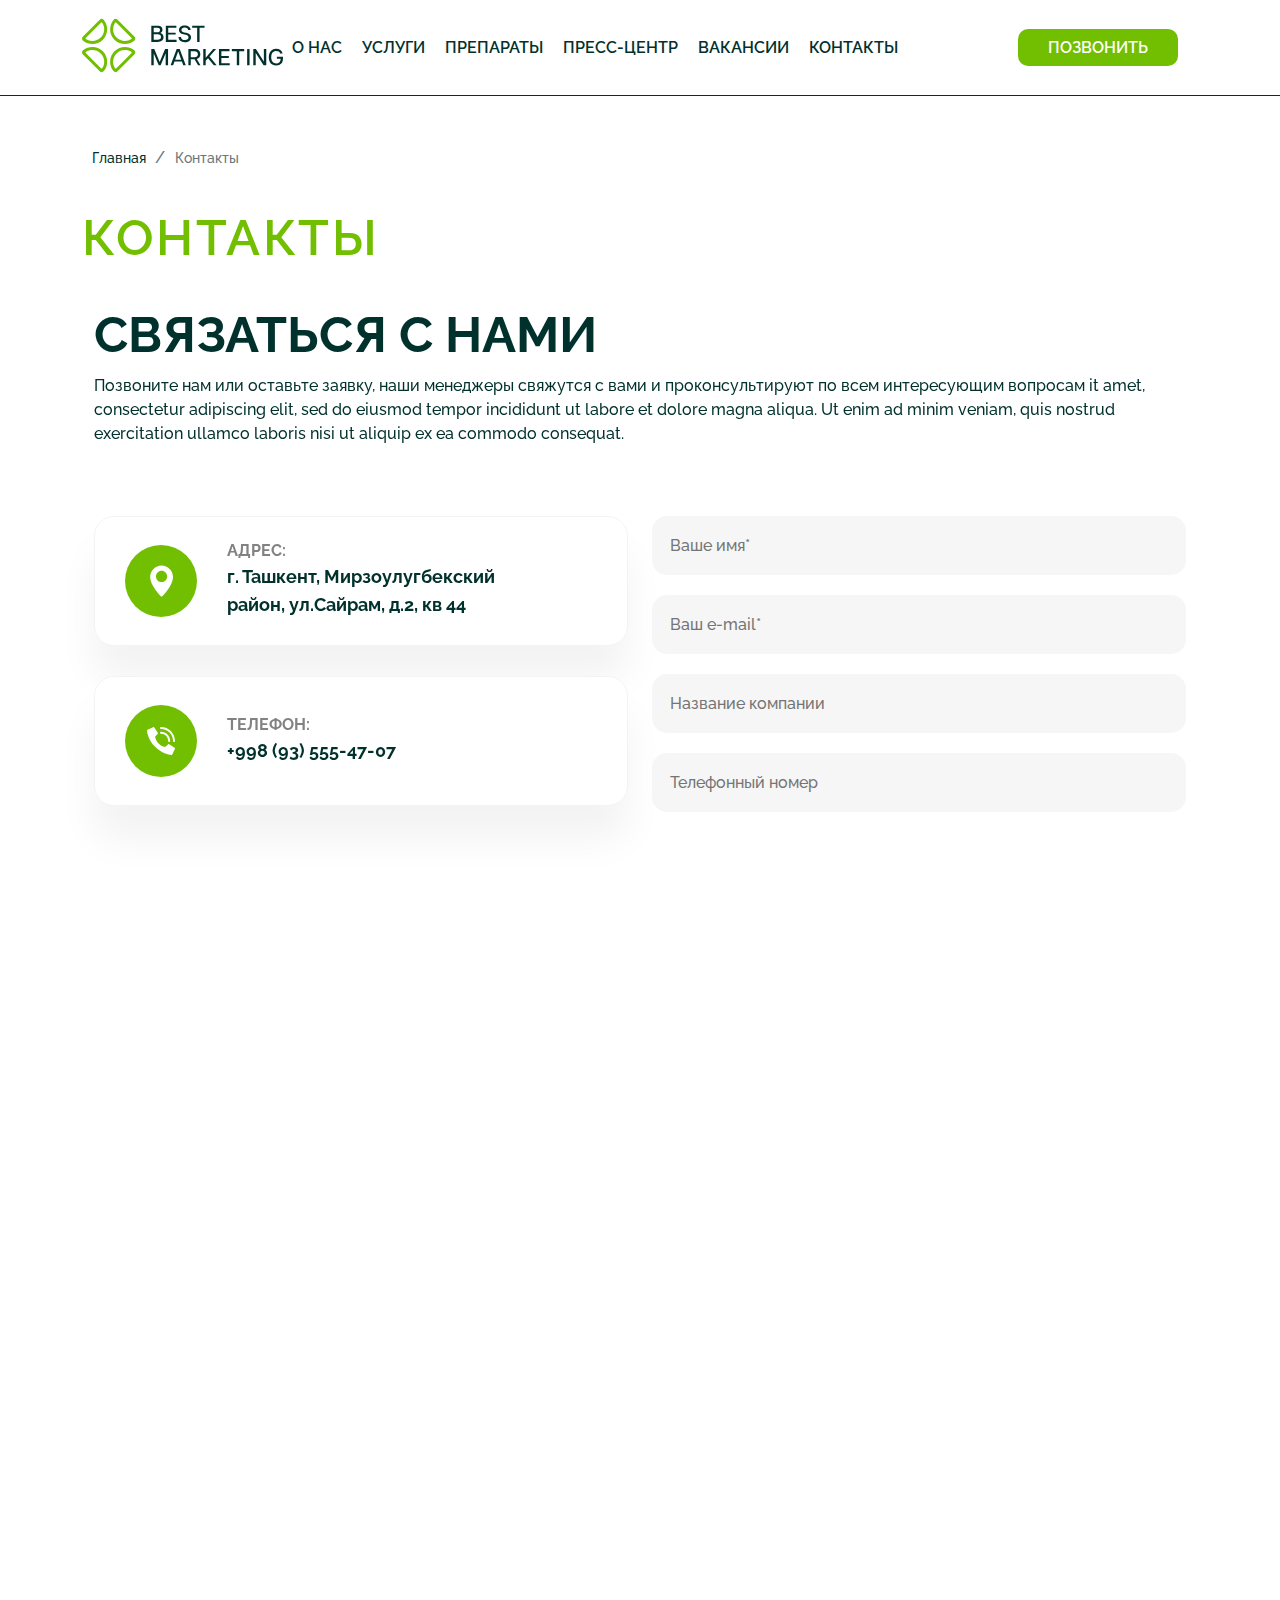
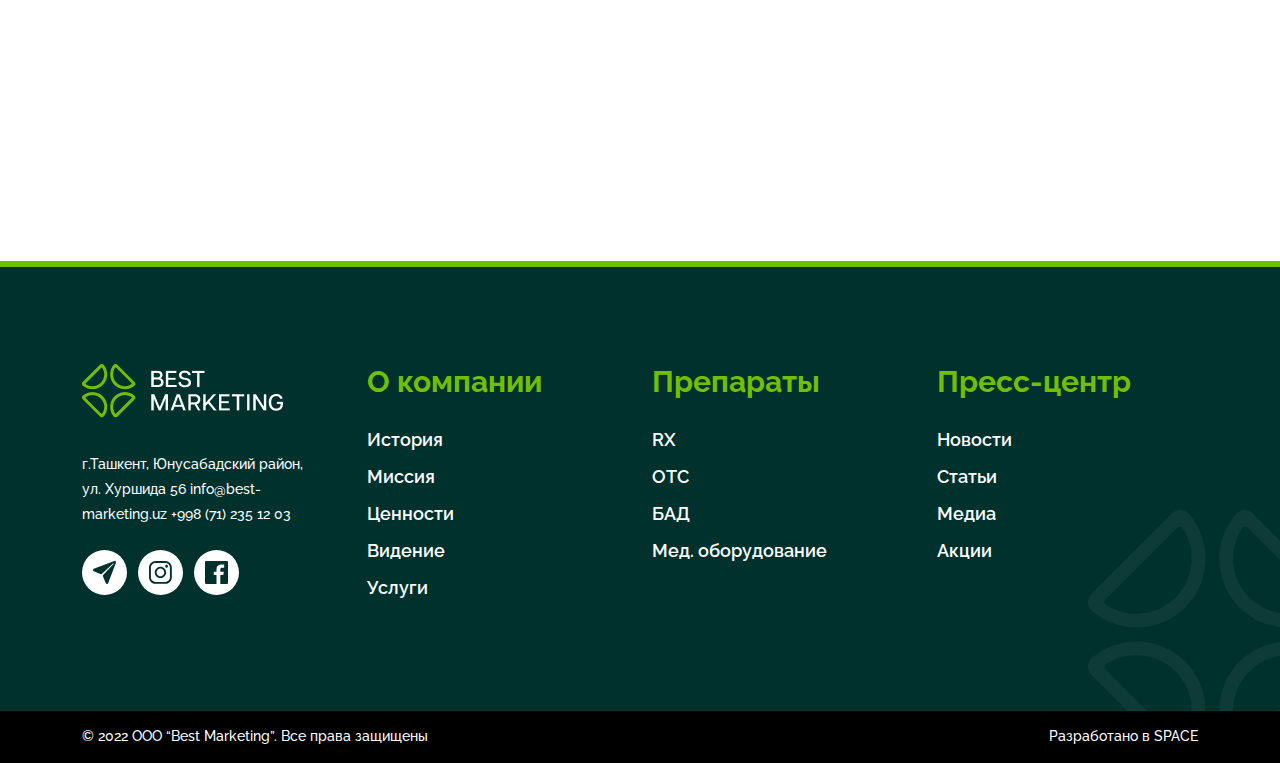
<file: contacts.html>
<!DOCTYPE html>
<html lang="en">

<head>
    <meta charset="UTF-8">
    <meta http-equiv="X-UA-Compatible" content="IE=edge">
    <meta name="viewport" content="width=device-width, initial-scale=1.0">
    <title>Наши контакты</title>
    <link rel="stylesheet" href="styles/bootstrap-grid.min.css">
    <link rel="stylesheet" href="styles/style.css">
    <link rel="stylesheet" href="styles/hamburgers.css">
    <link rel="stylesheet" href="styles/aos.css">
</head>

<body>
    <header class="header header-fix header-bg">
        <nav class="container header-navigation">
            <div class="logo">
                <a href="/">
                    <svg width="201" height="55" viewBox="0 0 201 55" fill="none" xmlns="http://www.w3.org/2000/svg">
                        <path d="M3.76101 20.0096C3.45821 20.3124 3.50008 20.8216 3.85593 21.0597C8.43773 24.1263 14.7107 23.6384 18.7538 19.5951C22.7971 15.5518 23.2849 9.27907 20.2184 4.69749C19.9804 4.34134 19.4712 4.29947 19.1683 4.60235L3.76101 20.0096ZM20.8551 21.6963C15.4577 27.0936 6.88701 27.4311 1.09303 22.7085C1.03121 22.6581 0.933883 22.571 0.813428 22.4604C-0.238773 21.4924 -0.273987 19.8422 0.737181 18.831L17.9903 1.57768C19.0009 0.567269 20.6506 0.600897 21.618 1.65257C21.7228 1.76637 21.8052 1.85864 21.8534 1.91728C26.5903 7.71149 26.2577 16.2937 20.8551 21.6963Z" fill="#72BF01"/>
                        <path d="M49.5564 34.9905C49.8593 34.6876 49.8174 34.1784 49.4615 33.9404C44.8797 30.8739 38.607 31.3617 34.5636 35.405C30.5203 39.4483 30.0325 45.7211 33.0991 50.3026C33.3371 50.6587 33.8463 50.7006 34.1491 50.3977L49.5564 34.9905ZM32.4624 33.3037C37.8597 27.9065 46.4305 27.569 52.2244 32.2915C52.2863 32.3419 52.3838 32.4291 52.504 32.5398C53.5562 33.5077 53.5914 35.1579 52.5803 36.169L35.3272 53.4225C34.3165 54.4328 32.6669 54.3992 31.6995 53.3475C31.5947 53.2337 31.5123 53.1414 31.4641 53.0828C26.7271 47.2886 27.0598 38.7064 32.4624 33.3037Z" fill="#72BF01"/>
                        <path d="M19.1683 50.3985C19.4712 50.7013 19.98 50.6594 20.2184 50.3036C23.2849 45.7218 22.797 39.4488 18.7538 35.4057C14.7105 31.3624 8.43772 30.8743 3.85591 33.9411C3.50006 34.1791 3.4579 34.6881 3.761 34.9912L19.1683 50.3985ZM20.855 33.3045C26.2523 38.7018 26.5898 47.2722 21.8673 53.0665C21.8169 53.1283 21.7297 53.2256 21.619 53.3461C20.6511 54.3983 19.0006 54.4332 17.9897 53.4223L0.736336 36.1692C-0.274001 35.1586 -0.240449 33.5089 0.811299 32.5415C0.924801 32.4367 1.01737 32.3543 1.07601 32.3061C6.87022 27.5689 15.4524 27.9018 20.855 33.3045Z" fill="#72BF01"/>
                        <path d="M34.1491 4.60215C33.8463 4.29935 33.3373 4.34122 33.099 4.69737C30.0325 9.27887 30.5206 15.5519 34.5636 19.595C38.6069 23.6382 44.8797 24.1264 49.4615 21.0598C49.8174 20.8215 49.8595 20.3126 49.5564 20.0095L34.1491 4.60215ZM32.4624 21.6964C27.0651 16.2989 26.7276 7.72845 31.4505 1.93417C31.5006 1.87258 31.5878 1.77502 31.6984 1.65457C32.6663 0.602592 34.3168 0.567378 35.3277 1.57832L52.5811 18.8317C53.5914 19.8421 53.5578 21.4919 52.5061 22.4594C52.3926 22.5642 52.3001 22.6465 52.2414 22.6945C46.4472 27.4318 37.865 27.099 32.4624 21.6964Z" fill="#72BF01"/>
                        <path d="M69.3115 31.0762H72.2714L77.682 44.0714L83.0929 31.0762H86.0525V47.2624H83.6477V35.3772H83.5554L78.63 47.2624H76.7338L71.7854 35.3772H71.7161V47.2624H69.3115V31.0762Z" fill="#01312D"/>
                        <path d="M93.1648 41.7131H99.2232L96.2633 33.5967H96.1244L93.1648 41.7131ZM101.258 47.2627L99.8936 43.5398H92.4941L91.1299 47.2627H88.6094L94.691 31.0764H97.6967L103.778 47.2627H101.258Z" fill="#01312D"/>
                        <path d="M108.763 39.1926H112.37C113.527 39.1926 114.398 38.9345 114.983 38.4179C115.569 37.9015 115.862 37.1655 115.862 36.2095C115.862 35.2384 115.569 34.4911 114.983 33.9665C114.398 33.4429 113.527 33.1806 112.37 33.1806H108.763V39.1926ZM116.047 47.2624L112.556 41.2967H112.463H108.763V47.2624H106.358V31.0762H112.463C114.39 31.0762 115.847 31.5312 116.833 32.4405C117.82 33.3504 118.313 34.6065 118.313 36.2095C118.313 37.4433 118.016 38.472 117.423 39.2966C116.829 40.1214 115.947 40.6956 114.775 41.0195L118.452 47.2624H116.047Z" fill="#01312D"/>
                        <path d="M131.854 47.2627L126.05 40.1638L123.668 42.8462V47.2627H121.264V31.0764H123.668V39.6551L131.206 31.0764H134.074L127.553 38.4529L134.652 47.2627H131.854Z" fill="#01312D"/>
                        <path d="M136.965 31.0762H147.486V33.1806H139.369V38.0362H146.792V39.9556H139.369V45.1583H147.717V47.2624H136.965V31.0762Z" fill="#01312D"/>
                        <path d="M154.806 33.1806H149.835V31.0762H162.183V33.1806H157.211V47.2626H154.806V33.1806Z" fill="#01312D"/>
                        <path d="M165.146 31.0762H167.55V47.2624H165.146V31.0762Z" fill="#01312D"/>
                        <path d="M171.298 31.0762H173.887L181.796 43.4935H181.865V31.0762H184.27V47.2624H181.587L173.749 34.9609H173.702V47.2624H171.298V31.0762Z" fill="#01312D"/>
                        <path d="M190.329 46.5342C189.196 45.8947 188.321 44.9504 187.704 43.7017C187.088 42.453 186.779 40.95 186.779 39.1927C186.779 37.4354 187.091 35.9324 187.716 34.6834C188.34 33.435 189.215 32.4867 190.34 31.8392C191.465 31.1922 192.76 30.8683 194.225 30.8683C195.874 30.8683 197.262 31.2655 198.387 32.0592C199.512 32.8531 200.229 34.013 200.538 35.5391H198.156C197.847 34.6605 197.354 34.0095 196.676 33.5851C195.998 33.1615 195.181 32.9493 194.225 32.9493C192.653 32.9493 191.427 33.4968 190.548 34.5912C189.67 35.6858 189.23 37.2039 189.23 39.1466C189.23 41.1041 189.673 42.6378 190.56 43.7479C191.446 44.8576 192.683 45.4127 194.271 45.4127C195.597 45.4127 196.657 45.0197 197.45 44.2335C198.244 43.4471 198.634 42.2757 198.618 40.7189H194.872V38.7766H201V39.8864C201 42.4146 200.43 44.3143 199.289 45.586C198.148 46.8578 196.491 47.4939 194.317 47.4939C192.791 47.4939 191.462 47.174 190.329 46.5342Z" fill="#01312D"/>
                        <path d="M78.1214 21.0794C78.7068 20.5708 79 19.8926 79 19.0448C79 18.1968 78.7068 17.5263 78.1214 17.0329C77.5355 16.5397 76.6568 16.2928 75.4854 16.2928H71.7162V21.8424H75.4854C76.6568 21.8424 77.5355 21.5883 78.1214 21.0794ZM77.312 13.6686C77.7746 13.2753 78.0059 12.7089 78.0059 11.9689C78.0059 11.2442 77.7746 10.6935 77.312 10.3154C76.8495 9.93799 76.1865 9.74922 75.3233 9.74922H71.7162V14.258H75.3233C76.1865 14.258 76.8495 14.0616 77.312 13.6686ZM75.4854 7.71411C77.1502 7.71411 78.3989 8.06898 79.2314 8.7778C80.0637 9.48723 80.4799 10.4506 80.4799 11.6681C80.4799 12.5164 80.2871 13.2215 79.9019 13.784C79.5165 14.347 78.9614 14.7592 78.2371 15.021C79.3005 15.3142 80.1176 15.8152 80.6881 16.5242C81.2581 17.2333 81.5436 18.1275 81.5436 19.2063C81.5436 20.6094 81.0426 21.7424 80.0405 22.6056C79.0382 23.4691 77.5664 23.9004 75.6241 23.9004H69.3115V7.71411H75.4854Z" fill="#01312D"/>
                        <path d="M83.8213 7.71411H94.3424V9.81821H86.2261V14.6741H93.6487V16.5935H86.2261V21.7962H94.5735V23.9004H83.8213V7.71411Z" fill="#01312D"/>
                        <path d="M98.1812 22.7444C97.0634 21.8193 96.5049 20.5707 96.5049 18.9983H98.9556C99.0022 19.9231 99.3526 20.6712 100.008 21.2414C100.663 21.8116 101.63 22.0969 102.91 22.0969C104.097 22.0969 104.999 21.854 105.615 21.3686C106.232 20.8831 106.54 20.2164 106.54 19.3681C106.54 18.6132 106.294 18.0351 105.8 17.6343C105.307 17.2335 104.59 16.9406 103.65 16.7553L101.453 16.316C98.4625 15.7306 96.9671 14.2737 96.9671 11.9458C96.9671 10.5585 97.4718 9.47169 98.4817 8.68549C99.4915 7.89936 100.891 7.5061 102.679 7.5061C104.482 7.5061 105.919 7.90706 106.991 8.70868C108.062 9.51008 108.598 10.6124 108.598 12.0151H106.147C106.132 11.2599 105.819 10.659 105.211 10.2114C104.602 9.76466 103.766 9.54098 102.702 9.54098C101.607 9.54098 100.794 9.77207 100.262 10.2346C99.7306 10.6972 99.4645 11.2831 99.4645 11.9919C99.4645 13.287 100.328 14.1041 102.054 14.4432L104.159 14.8593C105.808 15.183 107.037 15.6957 107.847 16.3968C108.656 17.0984 109.06 18.0813 109.06 19.3452C109.06 20.8868 108.506 22.0702 107.396 22.8945C106.286 23.7196 104.783 24.1317 102.887 24.1317C100.867 24.1317 99.2987 23.6692 98.1812 22.7444Z" fill="#01312D"/>
                        <path d="M115.155 9.81821H110.184V7.71411H122.531V9.81821H117.56V23.9004H115.155V9.81821Z" fill="#01312D"/>
                    </svg>                        
                </a>
            </div>
            <button class="hamburger hamburger--collapse is-active" type="button" id="nav-btn">
                <span class="hamburger-box">
                  <span class="hamburger-inner"></span>
                </span>
            </button>
            <ul class="navigation-list">
                <li class="nav-list-item">
                    <a href="about.html" class="nav-link">О нас</a>
                </li>
                <li class="nav-list-item">
                    <a href="services.html" class="nav-link">Услуги</a>
                </li>
                <li class="nav-list-item">
                    <a href="category.html" class="nav-link">Препараты</a>
                </li>
                <li class="nav-list-item">
                    <a href="press-center.html" class="nav-link">Пресс-центр</a>
                </li>
                <li class="nav-list-item">
                    <a href="" class="nav-link">Вакансии</a>
                </li>
                <li class="nav-list-item">
                    <a href="contacts.html" class="nav-link">Контакты</a>
                </li>
                <li class="nav-list-item">
                    <div class="call-block">
                        <a href="#" class="call-link">Позвонить</a>
                    </div>
                </li>
            </ul>
        </nav>
    </header>
    <div class="main">
        <div class="container">
            <div class="main__top">
                <nav class="breadcrumb">
                    <ul>
                        <li class="breadcrumb-item">
                            <a href="">
                                <span>Главная</span>
                            </a>
                        </li>
                        <li class="breadcrumb-item">

                            <span class="active">Контакты</span>

                        </li>
                    </ul>
                </nav>
            </div>
        </div>
        <div class="container">
            <div class="category main-header-wrapper">
                <h2 class="main-header">Контакты</h2>
            </div>
            <div class="contacts">
                <div class="container">
                    <div class="head-wrapper" data-aos="fade-up" data-aos-duration="500">
                        <h2 class="content-head">СВЯЗАТЬСЯ С НАМИ</h2>
                        <p>
                            Позвоните нам или оставьте заявку, наши менеджеры свяжутся с вами и проконсультируют по всем
                            интересующим вопросам it amet, consectetur adipiscing elit, sed do eiusmod tempor incididunt
                            ut labore et dolore magna aliqua. Ut enim ad minim veniam, quis nostrud exercitation ullamco
                            laboris nisi ut aliquip ex ea commodo consequat.
                        </p>
                    </div>
                    <div class="row">
                        <div class="col-xl-6 col-lg-6 col-md-12">
                            <div class="contacts-block" data-aos="fade-up" data-aos-duration="500">
                                <div class="scg-wrapper">
                                    <svg width="23" height="32" viewBox="0 0 23 32" fill="none"
                                        xmlns="http://www.w3.org/2000/svg">
                                        <path
                                            d="M11.5806 0.381836C5.28386 0.381836 0.161133 5.59662 0.161133 12.0065C0.161133 15.5919 1.97451 19.9437 5.55107 24.9411C8.1684 28.5983 10.7475 31.2066 10.8561 31.316C11.0556 31.5168 11.318 31.6175 11.5808 31.6175C11.8359 31.6175 12.0912 31.5225 12.2891 31.3318C12.3979 31.2271 14.9836 28.7244 17.6059 25.1176C21.1853 20.1943 23.0002 15.7831 23.0002 12.0064C23.0001 5.59662 17.8772 0.381836 11.5806 0.381836ZM11.5806 17.025C8.50217 17.025 5.99776 14.5205 5.99776 11.4422C5.99776 8.36379 8.50224 5.85932 11.5806 5.85932C14.659 5.85932 17.1634 8.36379 17.1634 11.4422C17.1634 14.5205 14.6589 17.025 11.5806 17.025Z"
                                            fill="white" />
                                    </svg>
                                </div>
                                <div class="contact-txt">
                                    <h4>Адрес:</h4>
                                    <p>г. Ташкент, Мирзоулугбекский<br> район, ул.Сайрам, д.2, кв 44</p>
                                </div>
                            </div>
                            <div class="contacts-block" data-aos="fade-up" data-aos-duration="700">
                                <div class="scg-wrapper">
                                    <svg width="28" height="28" viewBox="0 0 28 28" fill="none"
                                        xmlns="http://www.w3.org/2000/svg">
                                        <path
                                            d="M11.5954 16.4043C8.92298 13.7319 8.31956 11.0595 8.18343 9.98878C8.14539 9.69273 8.24727 9.39583 8.45907 9.18552L10.6217 7.02385C10.9398 6.70592 10.9963 6.21044 10.7578 5.82909L7.31452 0.482375C7.05071 0.0601063 6.50905 -0.0922947 6.06376 0.130465L0.536021 2.73383C0.175933 2.91114 -0.0358661 3.29372 0.00501798 3.69301C0.294656 6.44457 1.49424 13.2086 8.14143 19.8563C14.7886 26.5039 21.5517 27.703 24.3047 27.9927C24.704 28.0336 25.0866 27.8218 25.2639 27.4617L27.8672 21.9339C28.0892 21.4896 27.9378 20.9494 27.5173 20.6851L22.1705 17.2428C21.7894 17.0041 21.294 17.0601 20.9758 17.3779L18.8141 19.5406C18.6038 19.7524 18.3069 19.8542 18.0109 19.8162C16.9402 19.6801 14.2678 19.0767 11.5954 16.4043Z"
                                            fill="white" />
                                        <path
                                            d="M22.2075 14.965C21.6743 14.965 21.2421 14.5327 21.2421 13.9995C21.2375 10.0023 17.9983 6.76308 14.0011 6.75856C13.4679 6.75856 13.0356 6.32631 13.0356 5.7931C13.0356 5.25989 13.4679 4.82764 14.0011 4.82764C19.0643 4.83322 23.1674 8.93634 23.173 13.9995C23.173 14.5327 22.7407 14.965 22.2075 14.965Z"
                                            fill="white" />
                                        <path
                                            d="M27.0348 14.9646C26.5016 14.9646 26.0694 14.5324 26.0694 13.9992C26.0619 7.33715 20.6631 1.93837 14.0011 1.93092C13.4679 1.93092 13.0356 1.49867 13.0356 0.96546C13.0356 0.432251 13.4679 0 14.0011 0C21.7291 0.00851337 27.9918 6.27117 28.0003 13.9992C28.0003 14.2552 27.8986 14.5008 27.7175 14.6819C27.5364 14.8629 27.2909 14.9646 27.0348 14.9646Z"
                                            fill="white" />
                                    </svg>
                                </div>
                                <div class="contact-txt">
                                    <h4>Телефон:</h4>
                                    <p>+998 (93) 555-47-07</p>
                                </div>
                            </div>
                            <div class="contacts-block" data-aos="fade-up" data-aos-duration="900">
                                <div class="scg-wrapper">
                                    <svg width="31" height="23" viewBox="0 0 31 23" fill="none"
                                        xmlns="http://www.w3.org/2000/svg">
                                        <path
                                            d="M30.9772 2.22161C30.9772 2.18619 31.0016 2.15172 31 2.1167L21.54 11.2318L30.9887 20.0558C30.9942 19.9928 30.9772 19.9292 30.9772 19.8648V2.22161Z"
                                            fill="white" />
                                        <path
                                            d="M20.0948 12.6362L16.233 16.3518C16.0375 16.5398 15.7852 16.6341 15.5326 16.6341C15.2854 16.6341 15.0381 16.5438 14.844 16.363L10.9927 12.7741L1.48242 21.941C1.71367 22.0241 1.96188 22.0886 2.22181 22.0886H28.8436C29.2296 22.0886 29.5916 21.971 29.9063 21.7957L20.0948 12.6362Z"
                                            fill="white" />
                                        <path
                                            d="M15.5221 14.2319L29.9592 0.324712C29.6324 0.13037 29.2519 0 28.8441 0H2.22231C1.69127 0 1.20467 0.206195 0.825684 0.520672L15.5221 14.2319Z"
                                            fill="white" />
                                        <path
                                            d="M0 2.56104V19.8652C0 20.0639 0.0456565 20.2554 0.0952187 20.4384L9.48752 11.3939L0 2.56104Z"
                                            fill="white" />
                                    </svg>
                                </div>
                                <div class="contact-txt">
                                    <h4>E-mail:</h4>
                                    <p>info@best-marketing.uz</p>
                                </div>
                            </div>
                            <div class="socials" data-aos="fade-up" data-aos-duration="1100">
                                <p>Мы в социальных сетях:</p>
                                <span>
                                    <svg width="18" height="18" viewBox="0 0 18 18" fill="none"
                                        xmlns="http://www.w3.org/2000/svg">
                                        <path
                                            d="M7.06288 11.3861L6.76513 15.5741C7.19113 15.5741 7.37563 15.3911 7.59688 15.1713L9.59413 13.2626L13.7326 16.2933C14.4916 16.7163 15.0264 16.4936 15.2311 15.5951L17.9476 2.86605L17.9484 2.8653C18.1891 1.7433 17.5426 1.30455 16.8031 1.5798L0.835633 7.69305C-0.254117 8.11605 -0.237617 8.72355 0.650383 8.9988L4.73263 10.2686L14.2149 4.3353C14.6611 4.0398 15.0669 4.2033 14.7331 4.4988L7.06288 11.3861Z"
                                            fill="#828282" />
                                    </svg>
                                </span>
                                <span class="social-span">
                                    <svg width="20" height="20" viewBox="0 0 20 20" fill="none"
                                        xmlns="http://www.w3.org/2000/svg">
                                        <g clip-path="url(#clip0_538_118)">
                                            <path
                                                d="M14.3391 0.00404122L11.8685 0C9.09295 0 7.29925 1.87614 7.29925 4.77996V6.98384H4.81523C4.60058 6.98384 4.42676 7.16125 4.42676 7.38008V10.5733C4.42676 10.7921 4.60078 10.9693 4.81523 10.9693H7.29925V19.0267C7.29925 19.2455 7.47307 19.4227 7.68772 19.4227H10.9287C11.1433 19.4227 11.3171 19.2453 11.3171 19.0267V10.9693H14.2215C14.4362 10.9693 14.61 10.7921 14.61 10.5733L14.6112 7.38008C14.6112 7.27501 14.5702 7.17438 14.4974 7.10002C14.4247 7.02567 14.3256 6.98384 14.2225 6.98384H11.3171V5.11558C11.3171 4.21762 11.527 3.76177 12.6744 3.76177L14.3387 3.76117C14.5531 3.76117 14.7269 3.58376 14.7269 3.36513V0.400081C14.7269 0.181653 14.5533 0.00444535 14.3391 0.00404122Z"
                                                fill="#828282" />
                                        </g>
                                        <defs>
                                            <clipPath id="clip0_538_118">
                                                <rect width="19.0517" height="19.4227" fill="white"
                                                    transform="translate(0.0507812)" />
                                            </clipPath>
                                        </defs>
                                    </svg>
                                </span>
                                <span>
                                    <svg width="20" height="20" viewBox="0 0 20 20" fill="none"
                                        xmlns="http://www.w3.org/2000/svg">
                                        <g clip-path="url(#clip0_538_106)">
                                            <path
                                                d="M13.098 0H5.95364C2.66604 0 0 2.66604 0 5.95364V13.098C0 16.3856 2.66604 19.0517 5.95364 19.0517H13.098C16.3856 19.0517 19.0517 16.3856 19.0517 13.098V5.95364C19.0517 2.66604 16.3856 0 13.098 0ZM17.2656 13.098C17.2656 15.3961 15.3961 17.2656 13.098 17.2656H5.95364C3.65554 17.2656 1.78609 15.3961 1.78609 13.098V5.95364C1.78609 3.65554 3.65554 1.78609 5.95364 1.78609H13.098C15.3961 1.78609 17.2656 3.65554 17.2656 5.95364V13.098Z"
                                                fill="#828282" />
                                            <path
                                                d="M9.5261 4.7627C6.89578 4.7627 4.76318 6.89529 4.76318 9.52561C4.76318 12.1559 6.89578 14.2885 9.5261 14.2885C12.1564 14.2885 14.289 12.1559 14.289 9.52561C14.289 6.89529 12.1564 4.7627 9.5261 4.7627ZM9.5261 12.5024C7.88527 12.5024 6.54928 11.1664 6.54928 9.52561C6.54928 7.88359 7.88527 6.54879 9.5261 6.54879C11.1669 6.54879 12.5029 7.88359 12.5029 9.52561C12.5029 11.1664 11.1669 12.5024 9.5261 12.5024Z"
                                                fill="#828282" />
                                            <path
                                                d="M14.6464 5.0408C14.9969 5.0408 15.281 4.75665 15.281 4.40614C15.281 4.05563 14.9969 3.77148 14.6464 3.77148C14.2959 3.77148 14.0117 4.05563 14.0117 4.40614C14.0117 4.75665 14.2959 5.0408 14.6464 5.0408Z"
                                                fill="#828282" />
                                        </g>
                                        <defs>
                                            <clipPath id="clip0_538_106">
                                                <rect width="19.0517" height="19.0517" fill="white" />
                                            </clipPath>
                                        </defs>
                                    </svg>
                                </span>

                            </div>
                        </div>
                        <div class="col-xl-6 col-lg-6 col-md-12">
                            <div class="contact-form-block">
                                <form action="" class="contact-form" data-aos="fade-up" data-aos-duration="500">
                                    <input type="text" placeholder="Ваше имя*" data-aos="fade-up"
                                        data-aos-duration="700">
                                    <input type="text" placeholder="Ваш e-mail*" data-aos="fade-up"
                                        data-aos-duration="900">
                                    <input type="text" placeholder="Название компании" data-aos="fade-up"
                                        data-aos-duration="1100">
                                    <input type="text" placeholder="Телефонный номер" data-aos="fade-up"
                                        data-aos-duration="1300">
                                    <textarea name="" placeholder="Сообщение" data-aos="fade-up"
                                        data-aos-duration="1500"></textarea>
                                    <div class="form-btn-block" data-aos="fade-up" data-aos-duration="1500">
                                        <button class="submit-btn">Отправить</button> <span class="gray">Нажимая кнопку
                                            “Отправить”, вы соглашаетесь</br> с <a href="#" class="gray-link">политикой
                                                конфиденциальности</a></span>
                                    </div>
                                </form>
                            </div>
                        </div>
                    </div>
                </div>
            </div>
        </div>
        <div class="map-wrapper">
            <div class="mapouter">
                <div class="gmap_canvas"><iframe id="gmap_canvas"
                        src="https://maps.google.com/maps?q=%D0%A2%D0%B0%D1%88%D0%BA%D0%B5%D0%BD%D1%82,%20%D0%9C%D0%B8%D0%BD%D0%BE%D1%80%20%D1%83%D0%BB%D0%B8%D1%86%D0%B0%20%D0%A5%D1%83%D1%80%D1%88%D0%B8%D0%B4&t=&z=13&ie=UTF8&iwloc=&output=embed"
                        frameborder="0" scrolling="no" marginheight="0" marginwidth="0"></iframe><a
                        href="https://2piratebay.org">pirate bay</a><br>
                    <style>

                    </style><a href="https://www.embedgooglemap.net">embed google maps in website</a>
                    <style>

                    </style>
                </div>
            </div>
        </div>
    </div>
    <footer>
        <div class="container">
            <div class="footer-wrapper">
                <div class="row">
                    <div class="col-xl-3 col-lg-3 col-md-6">
                        <div class="logo mb-30">
                            <img src="images/Logo.png" alt="">
                        </div>
                        <div class="contact-details mb-20">
                            <p>г.Ташкент, Юнусабадский район, ул. Хуршида 56 info@best-marketing.uz +998 (71) 235 12 03
                            </p>
                        </div>
                        <div class="social-icons">
                            <div class="icon-block">
                                <svg width="23" height="23" viewBox="0 0 23 23" fill="none"
                                    xmlns="http://www.w3.org/2000/svg">
                                    <path
                                        d="M22.6408 0.360806C22.4728 0.192858 22.2599 0.0770453 22.0276 0.0273108C21.7953 -0.0224237 21.5536 -0.00395975 21.3316 0.0804797L0.793953 7.85414H0.789846C0.553044 7.94522 0.35013 8.10718 0.208818 8.31791C0.067506 8.52863 -0.0053146 8.77784 0.000302107 9.03149C0.00591882 9.28515 0.089699 9.53089 0.2402 9.73515C0.390701 9.93941 0.600585 10.0922 0.841186 10.1727L0.862236 10.1794L7.91126 13.1896C8.04875 13.2313 8.19478 13.2363 8.33478 13.2039C8.47478 13.1716 8.60384 13.1031 8.70909 13.0053L20.0224 2.46325C20.0562 2.42954 20.0962 2.4028 20.1402 2.38456C20.1843 2.36631 20.2315 2.35692 20.2792 2.35692C20.3268 2.35692 20.374 2.36631 20.4181 2.38456C20.4621 2.4028 20.5021 2.42954 20.5359 2.46325C20.5696 2.49696 20.5963 2.53699 20.6145 2.58103C20.6328 2.62508 20.6422 2.67229 20.6422 2.71996C20.6422 2.76764 20.6328 2.81485 20.6145 2.85889C20.5963 2.90294 20.5696 2.94296 20.5359 2.97667L9.99363 14.2852C9.89581 14.3905 9.82732 14.5195 9.79497 14.6595C9.76263 14.7995 9.76758 14.9456 9.80932 15.0831L12.8204 22.1364C12.8235 22.1467 12.8266 22.1559 12.8302 22.1657C12.9945 22.6416 13.4103 22.9774 13.9129 23H13.9643C14.218 23.0014 14.4663 22.9265 14.6769 22.7849C14.8875 22.6434 15.0507 22.4417 15.1451 22.2062L22.9175 1.67362C23.0032 1.45145 23.0226 1.20923 22.9735 0.976245C22.9244 0.743263 22.8088 0.529499 22.6408 0.360806Z"
                                        fill="#01312D" />
                                </svg>
                            </div>
                            <div class="icon-block">
                                <svg width="23" height="23" viewBox="0 0 23 23" fill="none"
                                    xmlns="http://www.w3.org/2000/svg">
                                    <path
                                        d="M16.1724 1.90249C17.4329 1.90625 18.6406 2.40864 19.5319 3.29993C20.4232 4.19122 20.9256 5.39899 20.9294 6.65946V16.1724C20.9256 17.4329 20.4232 18.6406 19.5319 19.5319C18.6406 20.4232 17.4329 20.9256 16.1724 20.9294H6.65946C5.39899 20.9256 4.19122 20.4232 3.29993 19.5319C2.40864 18.6406 1.90625 17.4329 1.90249 16.1724V6.65946C1.90625 5.39899 2.40864 4.19122 3.29993 3.29993C4.19122 2.40864 5.39899 1.90625 6.65946 1.90249H16.1724V1.90249ZM16.1724 0H6.65946C2.99668 0 0 2.99668 0 6.65946V16.1724C0 19.8352 2.99668 22.8319 6.65946 22.8319H16.1724C19.8352 22.8319 22.8319 19.8352 22.8319 16.1724V6.65946C22.8319 2.99668 19.8352 0 16.1724 0V0Z"
                                        fill="#01312D" />
                                    <path
                                        d="M17.5996 6.65867C17.3174 6.65867 17.0415 6.57498 16.8068 6.41818C16.5721 6.26138 16.3892 6.03851 16.2812 5.77776C16.1732 5.51702 16.145 5.2301 16.2 4.95329C16.2551 4.67648 16.391 4.42221 16.5906 4.22264C16.7901 4.02308 17.0444 3.88717 17.3212 3.83211C17.598 3.77705 17.8849 3.80531 18.1457 3.91331C18.4064 4.02132 18.6293 4.20422 18.7861 4.43889C18.9429 4.67355 19.0266 4.94945 19.0266 5.23168C19.027 5.41919 18.9904 5.60493 18.9188 5.77824C18.8472 5.95155 18.7421 6.10902 18.6095 6.24161C18.4769 6.3742 18.3195 6.4793 18.1462 6.55087C17.9728 6.62244 17.7871 6.65907 17.5996 6.65867V6.65867Z"
                                        fill="#01312D" />
                                    <path
                                        d="M11.416 7.61049C12.1686 7.61049 12.9044 7.83368 13.5302 8.25183C14.156 8.66998 14.6438 9.26432 14.9318 9.95968C15.2198 10.655 15.2952 11.4202 15.1483 12.1584C15.0015 12.8966 14.6391 13.5746 14.1069 14.1069C13.5746 14.6391 12.8966 15.0015 12.1584 15.1483C11.4202 15.2952 10.655 15.2198 9.95968 14.9318C9.26432 14.6437 8.66999 14.156 8.25183 13.5302C7.83368 12.9044 7.6105 12.1686 7.6105 11.416C7.61157 10.407 8.01285 9.43972 8.72629 8.72628C9.43972 8.01285 10.407 7.61157 11.416 7.61049V7.61049ZM11.416 5.70801C10.287 5.70801 9.18347 6.04277 8.2448 6.66997C7.30613 7.29717 6.57453 8.18863 6.1425 9.23163C5.71048 10.2746 5.59744 11.4223 5.81769 12.5295C6.03793 13.6368 6.58156 14.6538 7.37983 15.4521C8.17811 16.2504 9.19517 16.794 10.3024 17.0143C11.4096 17.2345 12.5573 17.1215 13.6003 16.6894C14.6433 16.2574 15.5348 15.5258 16.162 14.5871C16.7892 13.6485 17.1239 12.5449 17.1239 11.416C17.1239 9.90213 16.5226 8.45028 15.4521 7.37983C14.3817 6.30938 12.9298 5.70801 11.416 5.70801V5.70801Z"
                                        fill="#01312D" />
                                </svg>
                            </div>
                            <div class="icon-block">
                                <svg width="23" height="23" viewBox="0 0 23 23" fill="none"
                                    xmlns="http://www.w3.org/2000/svg">
                                    <path
                                        d="M21.7304 0H1.26962C0.932938 0.000136061 0.610084 0.133943 0.372014 0.372014C0.133943 0.610084 0.000136061 0.932938 0 1.26962V21.7304C0.000136061 22.0671 0.133943 22.3899 0.372014 22.628C0.610084 22.8661 0.932938 22.9999 1.26962 23H11.5V13.9643H8.75078V10.6786H11.5V8.06027C11.5 5.08978 13.5602 3.47259 16.214 3.47259C17.4836 3.47259 18.8492 3.56808 19.1665 3.61018V6.71261H17.0523C15.6087 6.71261 15.3335 7.39542 15.3335 8.40167V10.6786H18.7732L18.324 13.9643H15.3335V23H21.7304C22.0671 22.9999 22.3899 22.8661 22.628 22.628C22.8661 22.3899 22.9999 22.0671 23 21.7304V1.26962C22.9999 0.932938 22.8661 0.610084 22.628 0.372014C22.3899 0.133943 22.0671 0.000136061 21.7304 0Z"
                                        fill="#01312D" />
                                </svg>
                            </div>
                        </div>
                    </div>
                    <div class="col-xl-3 col-lg-3 col-md-6">
                        <h3 class="nav-header mb-30">О компании</h3>
                        <ul class="footer-nav">
                            <li>История</li>
                            <li>Миссия</li>
                            <li>Ценности</li>
                            <li>Видение</li>
                            <li>Услуги</li>
                        </ul>
                    </div>
                    <div class="col-xl-3 col-lg-3 col-md-6">
                        <h3 class="nav-header mb-30">Препараты</h3>
                        <ul class="footer-nav">
                            <li>RX</li>
                            <li>OTC</li>
                            <li>БАД</li>
                            <li>Мед. оборудование </li>
                        </ul>
                    </div>
                    <div class="col-xl-3 col-lg-3 col-md-6">
                        <h3 class="nav-header mb-30">Пресс-центр</h3>
                        <ul class="footer-nav">
                            <li>Новости</li>
                            <li>Статьи</li>
                            <li>Медиа</li>
                            <li>Акции</li>
                        </ul>
                    </div>
                </div>
            </div>
        </div>
        <div class="rights">
            <div class="container">
                <div class="d-flex">
                    <span>© 2022 OOO “Best Marketing”. Все права защищены</span>
                    <span>Разработано в SPACE</span>
                </div>
            </div>
        </div>
        <div class="absolute-svg">
            <svg width="193" height="249" viewBox="0 0 193 249" fill="none" xmlns="http://www.w3.org/2000/svg">
                <path
                    d="M18.4847 89.5189C17.0706 90.933 17.2661 93.3109 18.928 94.4229C40.3256 108.744 69.6214 106.466 88.5032 87.5828C107.386 68.7 109.664 39.4055 95.343 18.0089C94.2313 16.3456 91.8534 16.1501 90.4389 17.5646L18.4847 89.5189ZM98.3162 97.3958C73.1099 122.602 33.0835 124.178 6.02484 102.123C5.73616 101.888 5.28161 101.481 4.71907 100.964C-0.194859 96.4433 -0.359315 88.7368 4.36298 84.0145L84.9374 3.43897C89.6572 -1.2798 97.3613 -1.12276 101.879 3.7887C102.369 4.32019 102.753 4.75109 102.979 5.02495C125.101 32.0847 123.547 72.1648 98.3162 97.3958Z"
                    fill="white" fill-opacity="0.05" />
                <path
                    d="M232.358 159.482C233.772 158.068 233.577 155.69 231.915 154.578C210.517 140.257 181.222 142.535 162.339 161.418C143.457 180.301 141.178 209.595 155.5 230.992C156.611 232.655 158.989 232.85 160.404 231.436L232.358 159.482ZM152.526 151.605C177.733 126.399 217.759 124.823 244.817 146.877C245.106 147.113 245.562 147.52 246.124 148.037C251.037 152.557 251.202 160.264 246.48 164.986L165.905 245.562C161.185 250.28 153.481 250.123 148.963 245.212C148.474 244.68 148.089 244.249 147.864 243.976C125.742 216.916 127.295 176.836 152.526 151.605Z"
                    fill="white" fill-opacity="0.05" />
                <path
                    d="M90.4409 231.438C91.8554 232.852 94.2319 232.656 95.345 230.994C109.666 209.597 107.388 180.301 88.5052 161.419C69.6224 142.537 40.3276 140.257 18.9299 154.579C17.268 155.691 17.0711 158.068 18.4866 159.483L90.4409 231.438ZM98.3183 151.606C123.524 176.812 125.1 216.837 103.045 243.898C102.81 244.186 102.403 244.641 101.886 245.203C97.3657 250.117 89.6578 250.28 84.9369 245.559L4.36103 164.985C-0.357384 160.265 -0.200691 152.561 4.71112 148.043C5.24119 147.554 5.67351 147.169 5.94737 146.944C33.0072 124.82 73.0872 126.375 98.3183 151.606Z"
                    fill="white" fill-opacity="0.05" />
                <path
                    d="M160.402 17.564C158.987 16.1499 156.61 16.3454 155.498 18.0087C141.176 39.4049 143.456 68.7008 162.337 87.5826C181.22 106.465 210.515 108.745 231.913 94.4238C233.575 93.3107 233.771 90.9338 232.356 89.5183L160.402 17.564ZM152.524 97.3967C127.318 72.1893 125.742 32.1643 147.798 5.10413C148.032 4.8165 148.44 4.3609 148.956 3.79836C153.477 -1.11452 161.185 -1.27897 165.906 3.44227L246.482 84.0182C251.2 88.7366 251.043 96.4417 246.131 100.96C245.601 101.449 245.169 101.834 244.895 102.058C217.835 124.182 177.755 122.628 152.524 97.3967Z"
                    fill="white" fill-opacity="0.05" />
            </svg>
        </div>
    </footer>
    <script src="js/jquery-3.6.0.min.js"></script>
    <script src="js/aos.js"></script>
    <script src="js/script.js"></script>
</body>

</html>
</file>
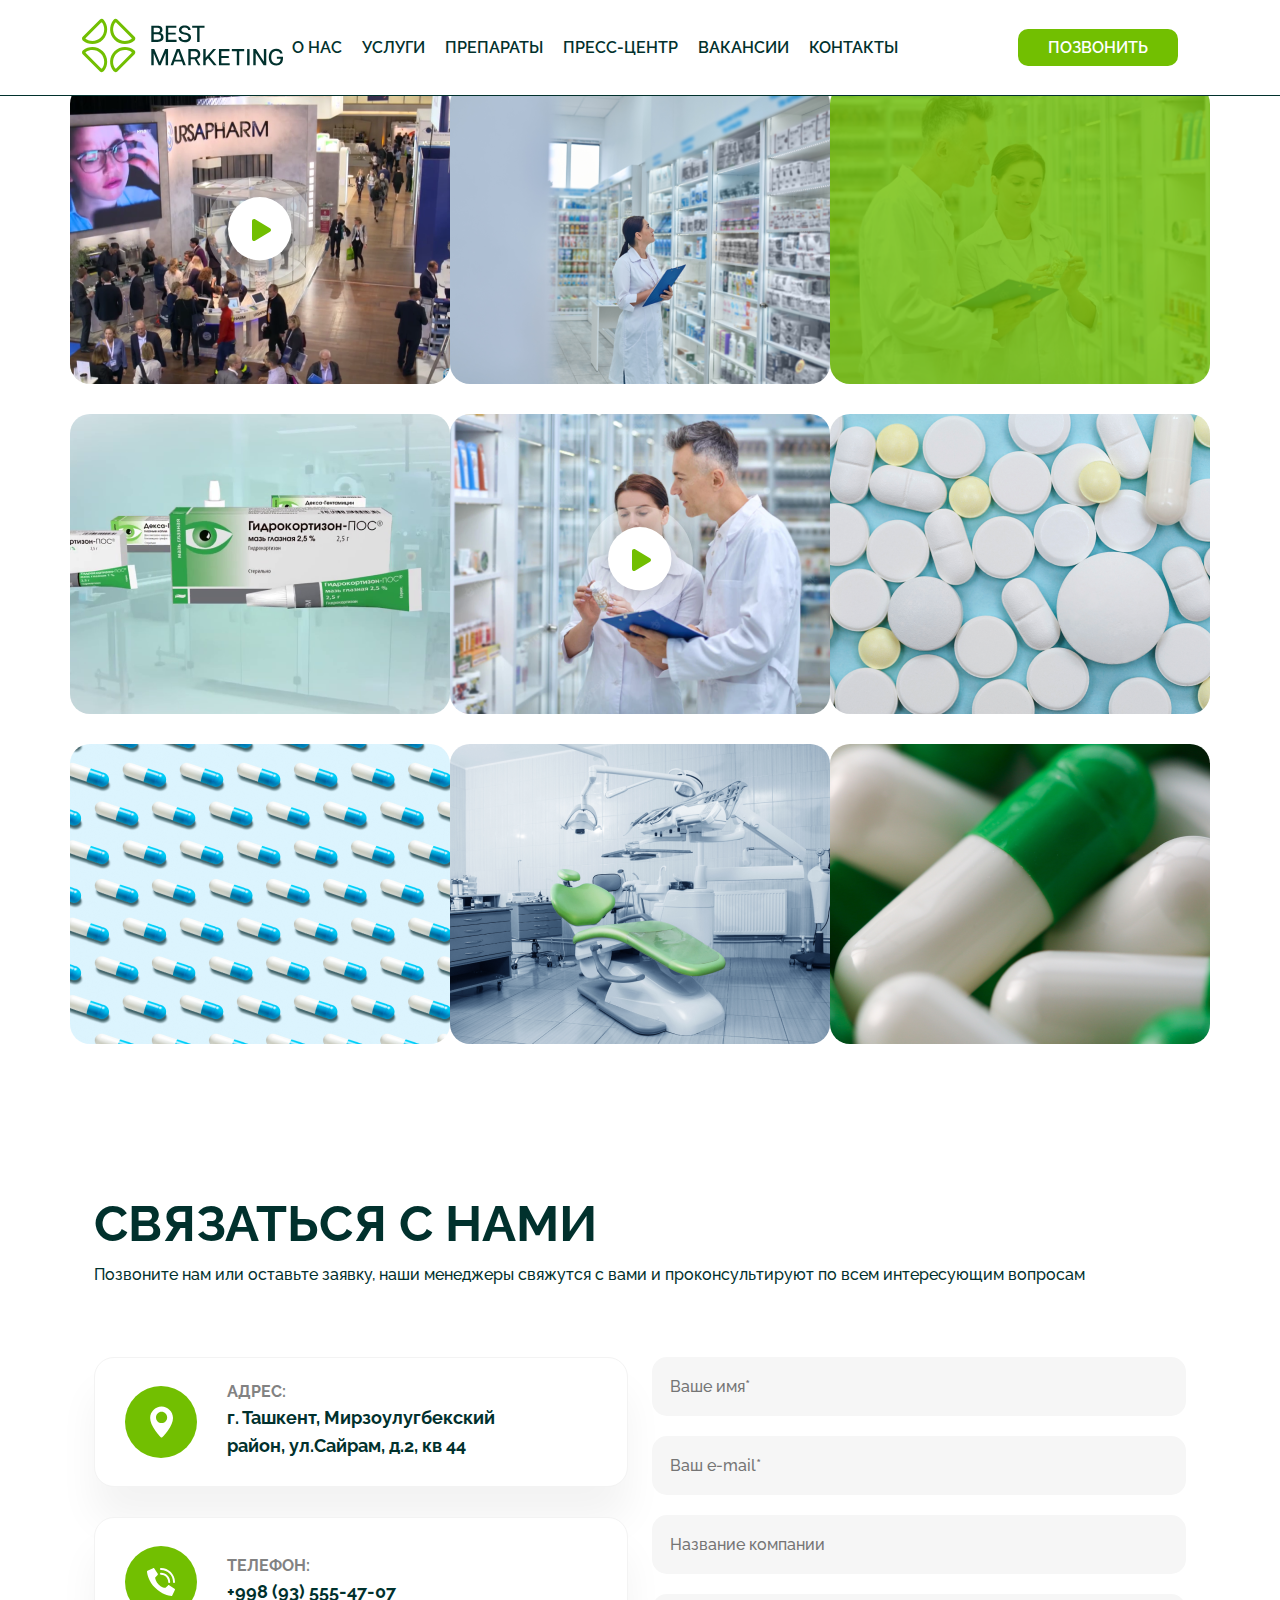
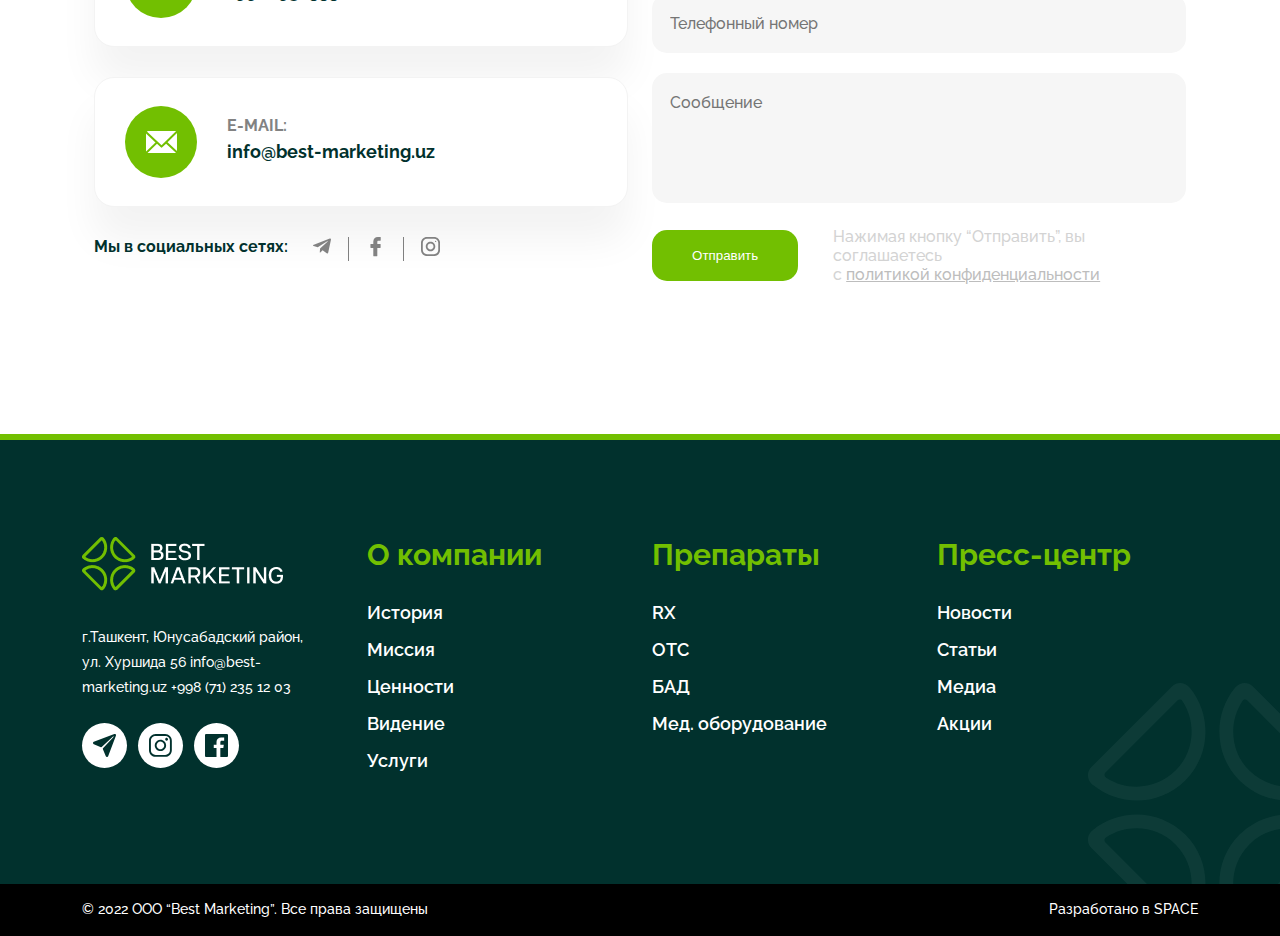
<file: media.html>
<!DOCTYPE html>
<html lang="en">
<head>
    <meta charset="UTF-8">
    <meta http-equiv="X-UA-Compatible" content="IE=edge">
    <meta name="viewport" content="width=device-width, initial-scale=1.0">
    <title>Медиа</title>
    <link rel="stylesheet" href="styles/bootstrap-grid.min.css">
    <link rel="stylesheet" href="styles/style.css">
    <link rel="stylesheet" href="styles/hamburgers.css">
    <link rel="stylesheet" href="styles/aos.css">
</head>
<body>
    <header class="header header-fix header-bg">
        <nav class="container header-navigation">
            <div class="logo">
                <a href="/">
                    <svg width="201" height="55" viewBox="0 0 201 55" fill="none" xmlns="http://www.w3.org/2000/svg">
                        <path d="M3.76101 20.0096C3.45821 20.3124 3.50008 20.8216 3.85593 21.0597C8.43773 24.1263 14.7107 23.6384 18.7538 19.5951C22.7971 15.5518 23.2849 9.27907 20.2184 4.69749C19.9804 4.34134 19.4712 4.29947 19.1683 4.60235L3.76101 20.0096ZM20.8551 21.6963C15.4577 27.0936 6.88701 27.4311 1.09303 22.7085C1.03121 22.6581 0.933883 22.571 0.813428 22.4604C-0.238773 21.4924 -0.273987 19.8422 0.737181 18.831L17.9903 1.57768C19.0009 0.567269 20.6506 0.600897 21.618 1.65257C21.7228 1.76637 21.8052 1.85864 21.8534 1.91728C26.5903 7.71149 26.2577 16.2937 20.8551 21.6963Z" fill="#72BF01"/>
                        <path d="M49.5564 34.9905C49.8593 34.6876 49.8174 34.1784 49.4615 33.9404C44.8797 30.8739 38.607 31.3617 34.5636 35.405C30.5203 39.4483 30.0325 45.7211 33.0991 50.3026C33.3371 50.6587 33.8463 50.7006 34.1491 50.3977L49.5564 34.9905ZM32.4624 33.3037C37.8597 27.9065 46.4305 27.569 52.2244 32.2915C52.2863 32.3419 52.3838 32.4291 52.504 32.5398C53.5562 33.5077 53.5914 35.1579 52.5803 36.169L35.3272 53.4225C34.3165 54.4328 32.6669 54.3992 31.6995 53.3475C31.5947 53.2337 31.5123 53.1414 31.4641 53.0828C26.7271 47.2886 27.0598 38.7064 32.4624 33.3037Z" fill="#72BF01"/>
                        <path d="M19.1683 50.3985C19.4712 50.7013 19.98 50.6594 20.2184 50.3036C23.2849 45.7218 22.797 39.4488 18.7538 35.4057C14.7105 31.3624 8.43772 30.8743 3.85591 33.9411C3.50006 34.1791 3.4579 34.6881 3.761 34.9912L19.1683 50.3985ZM20.855 33.3045C26.2523 38.7018 26.5898 47.2722 21.8673 53.0665C21.8169 53.1283 21.7297 53.2256 21.619 53.3461C20.6511 54.3983 19.0006 54.4332 17.9897 53.4223L0.736336 36.1692C-0.274001 35.1586 -0.240449 33.5089 0.811299 32.5415C0.924801 32.4367 1.01737 32.3543 1.07601 32.3061C6.87022 27.5689 15.4524 27.9018 20.855 33.3045Z" fill="#72BF01"/>
                        <path d="M34.1491 4.60215C33.8463 4.29935 33.3373 4.34122 33.099 4.69737C30.0325 9.27887 30.5206 15.5519 34.5636 19.595C38.6069 23.6382 44.8797 24.1264 49.4615 21.0598C49.8174 20.8215 49.8595 20.3126 49.5564 20.0095L34.1491 4.60215ZM32.4624 21.6964C27.0651 16.2989 26.7276 7.72845 31.4505 1.93417C31.5006 1.87258 31.5878 1.77502 31.6984 1.65457C32.6663 0.602592 34.3168 0.567378 35.3277 1.57832L52.5811 18.8317C53.5914 19.8421 53.5578 21.4919 52.5061 22.4594C52.3926 22.5642 52.3001 22.6465 52.2414 22.6945C46.4472 27.4318 37.865 27.099 32.4624 21.6964Z" fill="#72BF01"/>
                        <path d="M69.3115 31.0762H72.2714L77.682 44.0714L83.0929 31.0762H86.0525V47.2624H83.6477V35.3772H83.5554L78.63 47.2624H76.7338L71.7854 35.3772H71.7161V47.2624H69.3115V31.0762Z" fill="#01312D"/>
                        <path d="M93.1648 41.7131H99.2232L96.2633 33.5967H96.1244L93.1648 41.7131ZM101.258 47.2627L99.8936 43.5398H92.4941L91.1299 47.2627H88.6094L94.691 31.0764H97.6967L103.778 47.2627H101.258Z" fill="#01312D"/>
                        <path d="M108.763 39.1926H112.37C113.527 39.1926 114.398 38.9345 114.983 38.4179C115.569 37.9015 115.862 37.1655 115.862 36.2095C115.862 35.2384 115.569 34.4911 114.983 33.9665C114.398 33.4429 113.527 33.1806 112.37 33.1806H108.763V39.1926ZM116.047 47.2624L112.556 41.2967H112.463H108.763V47.2624H106.358V31.0762H112.463C114.39 31.0762 115.847 31.5312 116.833 32.4405C117.82 33.3504 118.313 34.6065 118.313 36.2095C118.313 37.4433 118.016 38.472 117.423 39.2966C116.829 40.1214 115.947 40.6956 114.775 41.0195L118.452 47.2624H116.047Z" fill="#01312D"/>
                        <path d="M131.854 47.2627L126.05 40.1638L123.668 42.8462V47.2627H121.264V31.0764H123.668V39.6551L131.206 31.0764H134.074L127.553 38.4529L134.652 47.2627H131.854Z" fill="#01312D"/>
                        <path d="M136.965 31.0762H147.486V33.1806H139.369V38.0362H146.792V39.9556H139.369V45.1583H147.717V47.2624H136.965V31.0762Z" fill="#01312D"/>
                        <path d="M154.806 33.1806H149.835V31.0762H162.183V33.1806H157.211V47.2626H154.806V33.1806Z" fill="#01312D"/>
                        <path d="M165.146 31.0762H167.55V47.2624H165.146V31.0762Z" fill="#01312D"/>
                        <path d="M171.298 31.0762H173.887L181.796 43.4935H181.865V31.0762H184.27V47.2624H181.587L173.749 34.9609H173.702V47.2624H171.298V31.0762Z" fill="#01312D"/>
                        <path d="M190.329 46.5342C189.196 45.8947 188.321 44.9504 187.704 43.7017C187.088 42.453 186.779 40.95 186.779 39.1927C186.779 37.4354 187.091 35.9324 187.716 34.6834C188.34 33.435 189.215 32.4867 190.34 31.8392C191.465 31.1922 192.76 30.8683 194.225 30.8683C195.874 30.8683 197.262 31.2655 198.387 32.0592C199.512 32.8531 200.229 34.013 200.538 35.5391H198.156C197.847 34.6605 197.354 34.0095 196.676 33.5851C195.998 33.1615 195.181 32.9493 194.225 32.9493C192.653 32.9493 191.427 33.4968 190.548 34.5912C189.67 35.6858 189.23 37.2039 189.23 39.1466C189.23 41.1041 189.673 42.6378 190.56 43.7479C191.446 44.8576 192.683 45.4127 194.271 45.4127C195.597 45.4127 196.657 45.0197 197.45 44.2335C198.244 43.4471 198.634 42.2757 198.618 40.7189H194.872V38.7766H201V39.8864C201 42.4146 200.43 44.3143 199.289 45.586C198.148 46.8578 196.491 47.4939 194.317 47.4939C192.791 47.4939 191.462 47.174 190.329 46.5342Z" fill="#01312D"/>
                        <path d="M78.1214 21.0794C78.7068 20.5708 79 19.8926 79 19.0448C79 18.1968 78.7068 17.5263 78.1214 17.0329C77.5355 16.5397 76.6568 16.2928 75.4854 16.2928H71.7162V21.8424H75.4854C76.6568 21.8424 77.5355 21.5883 78.1214 21.0794ZM77.312 13.6686C77.7746 13.2753 78.0059 12.7089 78.0059 11.9689C78.0059 11.2442 77.7746 10.6935 77.312 10.3154C76.8495 9.93799 76.1865 9.74922 75.3233 9.74922H71.7162V14.258H75.3233C76.1865 14.258 76.8495 14.0616 77.312 13.6686ZM75.4854 7.71411C77.1502 7.71411 78.3989 8.06898 79.2314 8.7778C80.0637 9.48723 80.4799 10.4506 80.4799 11.6681C80.4799 12.5164 80.2871 13.2215 79.9019 13.784C79.5165 14.347 78.9614 14.7592 78.2371 15.021C79.3005 15.3142 80.1176 15.8152 80.6881 16.5242C81.2581 17.2333 81.5436 18.1275 81.5436 19.2063C81.5436 20.6094 81.0426 21.7424 80.0405 22.6056C79.0382 23.4691 77.5664 23.9004 75.6241 23.9004H69.3115V7.71411H75.4854Z" fill="#01312D"/>
                        <path d="M83.8213 7.71411H94.3424V9.81821H86.2261V14.6741H93.6487V16.5935H86.2261V21.7962H94.5735V23.9004H83.8213V7.71411Z" fill="#01312D"/>
                        <path d="M98.1812 22.7444C97.0634 21.8193 96.5049 20.5707 96.5049 18.9983H98.9556C99.0022 19.9231 99.3526 20.6712 100.008 21.2414C100.663 21.8116 101.63 22.0969 102.91 22.0969C104.097 22.0969 104.999 21.854 105.615 21.3686C106.232 20.8831 106.54 20.2164 106.54 19.3681C106.54 18.6132 106.294 18.0351 105.8 17.6343C105.307 17.2335 104.59 16.9406 103.65 16.7553L101.453 16.316C98.4625 15.7306 96.9671 14.2737 96.9671 11.9458C96.9671 10.5585 97.4718 9.47169 98.4817 8.68549C99.4915 7.89936 100.891 7.5061 102.679 7.5061C104.482 7.5061 105.919 7.90706 106.991 8.70868C108.062 9.51008 108.598 10.6124 108.598 12.0151H106.147C106.132 11.2599 105.819 10.659 105.211 10.2114C104.602 9.76466 103.766 9.54098 102.702 9.54098C101.607 9.54098 100.794 9.77207 100.262 10.2346C99.7306 10.6972 99.4645 11.2831 99.4645 11.9919C99.4645 13.287 100.328 14.1041 102.054 14.4432L104.159 14.8593C105.808 15.183 107.037 15.6957 107.847 16.3968C108.656 17.0984 109.06 18.0813 109.06 19.3452C109.06 20.8868 108.506 22.0702 107.396 22.8945C106.286 23.7196 104.783 24.1317 102.887 24.1317C100.867 24.1317 99.2987 23.6692 98.1812 22.7444Z" fill="#01312D"/>
                        <path d="M115.155 9.81821H110.184V7.71411H122.531V9.81821H117.56V23.9004H115.155V9.81821Z" fill="#01312D"/>
                    </svg>                        
                </a>
            </div>
            <button class="hamburger hamburger--collapse is-active" type="button" id="nav-btn">
                <span class="hamburger-box">
                  <span class="hamburger-inner"></span>
                </span>
            </button>
            <ul class="navigation-list">
                <li class="nav-list-item">
                    <a href="about.html" class="nav-link">О нас</a>
                </li>
                <li class="nav-list-item">
                    <a href="services.html" class="nav-link">Услуги</a>
                </li>
                <li class="nav-list-item">
                    <a href="category.html" class="nav-link">Препараты</a>
                </li>
                <li class="nav-list-item">
                    <a href="press-center.html" class="nav-link">Пресс-центр</a>
                </li>
                <li class="nav-list-item">
                    <a href="" class="nav-link">Вакансии</a>
                </li>
                <li class="nav-list-item">
                    <a href="contacts.html" class="nav-link">Контакты</a>
                </li>
                <li class="nav-list-item">
                    <div class="call-block">
                        <a href="#" class="call-link">Позвонить</a>
                    </div>
                </li>
            </ul>
        </nav>
    </header>
    <div class="main">
        <div class="container">
            <div class="bread-crumbs">
                <span>Главная <span class="gray"> / Пресс-центр</span> <span class="gray">/
                        Медиа</span>
            </div>
            <h2 class="main-header">Медиа</h2>
            <div class="media-wrapper">
                <div class="row">
                    <div class="col-xl-4">
                        <div class="media-img">
                            <button class="play">
                                <svg width="160" height="160" viewBox="0 0 160 160" fill="none" xmlns="http://www.w3.org/2000/svg">
                                    <g opacity="0.3" filter="url(#filter0_d_285_5844)">
                                    <circle cx="80" cy="76" r="53" fill="white"/>
                                    </g>
                                    <g filter="url(#filter1_d_285_5844)">
                                    <circle cx="79.7238" cy="75.7238" r="31.7238" fill="white"/>
                                    </g>
                                    <path d="M89.9996 75.2236L75.0706 66.2822C73.8576 65.5561 72 66.2607 72 68.0567V85.9353C72 87.5466 73.7262 88.5176 75.0706 87.7099L89.9996 78.7727C91.3313 77.9778 91.3356 76.0185 89.9996 75.2236Z" fill="#72BF01"/>
                                    <defs>
                                    <filter id="filter0_d_285_5844" x="0" y="0" width="160" height="160" filterUnits="userSpaceOnUse" color-interpolation-filters="sRGB">
                                    <feFlood flood-opacity="0" result="BackgroundImageFix"/>
                                    <feColorMatrix in="SourceAlpha" type="matrix" values="0 0 0 0 0 0 0 0 0 0 0 0 0 0 0 0 0 0 127 0" result="hardAlpha"/>
                                    <feOffset dy="4"/>
                                    <feGaussianBlur stdDeviation="13.5"/>
                                    <feColorMatrix type="matrix" values="0 0 0 0 0 0 0 0 0 0 0 0 0 0 0 0 0 0 0.25 0"/>
                                    <feBlend mode="normal" in2="BackgroundImageFix" result="effect1_dropShadow_285_5844"/>
                                    <feBlend mode="normal" in="SourceGraphic" in2="effect1_dropShadow_285_5844" result="shape"/>
                                    </filter>
                                    <filter id="filter1_d_285_5844" x="21" y="21" width="117.448" height="117.448" filterUnits="userSpaceOnUse" color-interpolation-filters="sRGB">
                                    <feFlood flood-opacity="0" result="BackgroundImageFix"/>
                                    <feColorMatrix in="SourceAlpha" type="matrix" values="0 0 0 0 0 0 0 0 0 0 0 0 0 0 0 0 0 0 127 0" result="hardAlpha"/>
                                    <feOffset dy="4"/>
                                    <feGaussianBlur stdDeviation="13.5"/>
                                    <feColorMatrix type="matrix" values="0 0 0 0 0 0 0 0 0 0 0 0 0 0 0 0 0 0 0.25 0"/>
                                    <feBlend mode="normal" in2="BackgroundImageFix" result="effect1_dropShadow_285_5844"/>
                                    <feBlend mode="normal" in="SourceGraphic" in2="effect1_dropShadow_285_5844" result="shape"/>
                                    </filter>
                                    </defs>
                                </svg>                                
                            </button>
                            <img src="images/media-1.png" alt="">
                        </div>
                    </div>
                    <div class="col-xl-4">
                        <div class="media-img">
                            
                            <img src="images/media-2.png" alt="">
                        </div>
                    </div>
                    <div class="col-xl-4">
                        <div class="media-img">
                            
                            <img src="images/media-3.png" alt="">
                        </div>
                    </div>
                    <div class="col-xl-4">
                        <div class="media-img">
                           
                            <img src="images/media-4.png" alt="">
                        </div>
                    </div>
                    <div class="col-xl-4">
                        <div class="media-img">
                            <button class="play">
                                <svg width="160" height="160" viewBox="0 0 160 160" fill="none" xmlns="http://www.w3.org/2000/svg">
                                    <g opacity="0.3" filter="url(#filter0_d_285_5844)">
                                    <circle cx="80" cy="76" r="53" fill="white"/>
                                    </g>
                                    <g filter="url(#filter1_d_285_5844)">
                                    <circle cx="79.7238" cy="75.7238" r="31.7238" fill="white"/>
                                    </g>
                                    <path d="M89.9996 75.2236L75.0706 66.2822C73.8576 65.5561 72 66.2607 72 68.0567V85.9353C72 87.5466 73.7262 88.5176 75.0706 87.7099L89.9996 78.7727C91.3313 77.9778 91.3356 76.0185 89.9996 75.2236Z" fill="#72BF01"/>
                                    <defs>
                                    <filter id="filter0_d_285_5844" x="0" y="0" width="160" height="160" filterUnits="userSpaceOnUse" color-interpolation-filters="sRGB">
                                    <feFlood flood-opacity="0" result="BackgroundImageFix"/>
                                    <feColorMatrix in="SourceAlpha" type="matrix" values="0 0 0 0 0 0 0 0 0 0 0 0 0 0 0 0 0 0 127 0" result="hardAlpha"/>
                                    <feOffset dy="4"/>
                                    <feGaussianBlur stdDeviation="13.5"/>
                                    <feColorMatrix type="matrix" values="0 0 0 0 0 0 0 0 0 0 0 0 0 0 0 0 0 0 0.25 0"/>
                                    <feBlend mode="normal" in2="BackgroundImageFix" result="effect1_dropShadow_285_5844"/>
                                    <feBlend mode="normal" in="SourceGraphic" in2="effect1_dropShadow_285_5844" result="shape"/>
                                    </filter>
                                    <filter id="filter1_d_285_5844" x="21" y="21" width="117.448" height="117.448" filterUnits="userSpaceOnUse" color-interpolation-filters="sRGB">
                                    <feFlood flood-opacity="0" result="BackgroundImageFix"/>
                                    <feColorMatrix in="SourceAlpha" type="matrix" values="0 0 0 0 0 0 0 0 0 0 0 0 0 0 0 0 0 0 127 0" result="hardAlpha"/>
                                    <feOffset dy="4"/>
                                    <feGaussianBlur stdDeviation="13.5"/>
                                    <feColorMatrix type="matrix" values="0 0 0 0 0 0 0 0 0 0 0 0 0 0 0 0 0 0 0.25 0"/>
                                    <feBlend mode="normal" in2="BackgroundImageFix" result="effect1_dropShadow_285_5844"/>
                                    <feBlend mode="normal" in="SourceGraphic" in2="effect1_dropShadow_285_5844" result="shape"/>
                                    </filter>
                                    </defs>
                                </svg>                                
                            </button>
                            <img src="images/media-5.png" alt="">
                        </div>
                    </div>
                    <div class="col-xl-4">
                        <div class="media-img">
                            
                            <img src="images/media-6.png" alt="">
                        </div>
                    </div>
                    <div class="col-xl-4">
                        <div class="media-img">
                            
                            <img src="images/media-7.png" alt="">
                        </div>
                    </div>
                    <div class="col-xl-4">
                        <div class="media-img">
                            
                            <img src="images/media-8.png" alt="">
                        </div>
                    </div>
                    <div class="col-xl-4">
                        <div class="media-img">
                            
                            <img src="images/media-9.png" alt="">
                        </div>
                    </div>
                </div>
            </div>
            <div class="contacts">
                <div class="container">
                    <div class="head-wrapper">
                        <h2 class="content-head">СВЯЗАТЬСЯ С НАМИ</h2>
                        <p>
                            Позвоните нам или оставьте заявку, наши менеджеры свяжутся с вами и проконсультируют по всем
                            интересующим вопросам
                        </p>
                    </div>
                    <div class="row">
                        <div class="col-xl-6">
                            <div class="contacts-block">
                                <div class="scg-wrapper">
                                    <svg width="23" height="32" viewBox="0 0 23 32" fill="none"
                                        xmlns="http://www.w3.org/2000/svg">
                                        <path
                                            d="M11.5806 0.381836C5.28386 0.381836 0.161133 5.59662 0.161133 12.0065C0.161133 15.5919 1.97451 19.9437 5.55107 24.9411C8.1684 28.5983 10.7475 31.2066 10.8561 31.316C11.0556 31.5168 11.318 31.6175 11.5808 31.6175C11.8359 31.6175 12.0912 31.5225 12.2891 31.3318C12.3979 31.2271 14.9836 28.7244 17.6059 25.1176C21.1853 20.1943 23.0002 15.7831 23.0002 12.0064C23.0001 5.59662 17.8772 0.381836 11.5806 0.381836ZM11.5806 17.025C8.50217 17.025 5.99776 14.5205 5.99776 11.4422C5.99776 8.36379 8.50224 5.85932 11.5806 5.85932C14.659 5.85932 17.1634 8.36379 17.1634 11.4422C17.1634 14.5205 14.6589 17.025 11.5806 17.025Z"
                                            fill="white" />
                                    </svg>
                                </div>
                                <div class="contact-txt">
                                    <h4>Адрес:</h4>
                                    <p>г. Ташкент, Мирзоулугбекский<br> район, ул.Сайрам, д.2, кв 44</p>
                                </div>
                            </div>
                            <div class="contacts-block">
                                <div class="scg-wrapper">
                                    <svg width="28" height="28" viewBox="0 0 28 28" fill="none"
                                        xmlns="http://www.w3.org/2000/svg">
                                        <path
                                            d="M11.5954 16.4043C8.92298 13.7319 8.31956 11.0595 8.18343 9.98878C8.14539 9.69273 8.24727 9.39583 8.45907 9.18552L10.6217 7.02385C10.9398 6.70592 10.9963 6.21044 10.7578 5.82909L7.31452 0.482375C7.05071 0.0601063 6.50905 -0.0922947 6.06376 0.130465L0.536021 2.73383C0.175933 2.91114 -0.0358661 3.29372 0.00501798 3.69301C0.294656 6.44457 1.49424 13.2086 8.14143 19.8563C14.7886 26.5039 21.5517 27.703 24.3047 27.9927C24.704 28.0336 25.0866 27.8218 25.2639 27.4617L27.8672 21.9339C28.0892 21.4896 27.9378 20.9494 27.5173 20.6851L22.1705 17.2428C21.7894 17.0041 21.294 17.0601 20.9758 17.3779L18.8141 19.5406C18.6038 19.7524 18.3069 19.8542 18.0109 19.8162C16.9402 19.6801 14.2678 19.0767 11.5954 16.4043Z"
                                            fill="white" />
                                        <path
                                            d="M22.2075 14.965C21.6743 14.965 21.2421 14.5327 21.2421 13.9995C21.2375 10.0023 17.9983 6.76308 14.0011 6.75856C13.4679 6.75856 13.0356 6.32631 13.0356 5.7931C13.0356 5.25989 13.4679 4.82764 14.0011 4.82764C19.0643 4.83322 23.1674 8.93634 23.173 13.9995C23.173 14.5327 22.7407 14.965 22.2075 14.965Z"
                                            fill="white" />
                                        <path
                                            d="M27.0348 14.9646C26.5016 14.9646 26.0694 14.5324 26.0694 13.9992C26.0619 7.33715 20.6631 1.93837 14.0011 1.93092C13.4679 1.93092 13.0356 1.49867 13.0356 0.96546C13.0356 0.432251 13.4679 0 14.0011 0C21.7291 0.00851337 27.9918 6.27117 28.0003 13.9992C28.0003 14.2552 27.8986 14.5008 27.7175 14.6819C27.5364 14.8629 27.2909 14.9646 27.0348 14.9646Z"
                                            fill="white" />
                                    </svg>
                                </div>
                                <div class="contact-txt">
                                    <h4>Телефон:</h4>
                                    <p>+998 (93) 555-47-07</p>
                                </div>
                            </div>
                            <div class="contacts-block">
                                <div class="scg-wrapper">
                                    <svg width="31" height="23" viewBox="0 0 31 23" fill="none"
                                        xmlns="http://www.w3.org/2000/svg">
                                        <path
                                            d="M30.9772 2.22161C30.9772 2.18619 31.0016 2.15172 31 2.1167L21.54 11.2318L30.9887 20.0558C30.9942 19.9928 30.9772 19.9292 30.9772 19.8648V2.22161Z"
                                            fill="white" />
                                        <path
                                            d="M20.0948 12.6362L16.233 16.3518C16.0375 16.5398 15.7852 16.6341 15.5326 16.6341C15.2854 16.6341 15.0381 16.5438 14.844 16.363L10.9927 12.7741L1.48242 21.941C1.71367 22.0241 1.96188 22.0886 2.22181 22.0886H28.8436C29.2296 22.0886 29.5916 21.971 29.9063 21.7957L20.0948 12.6362Z"
                                            fill="white" />
                                        <path
                                            d="M15.5221 14.2319L29.9592 0.324712C29.6324 0.13037 29.2519 0 28.8441 0H2.22231C1.69127 0 1.20467 0.206195 0.825684 0.520672L15.5221 14.2319Z"
                                            fill="white" />
                                        <path
                                            d="M0 2.56104V19.8652C0 20.0639 0.0456565 20.2554 0.0952187 20.4384L9.48752 11.3939L0 2.56104Z"
                                            fill="white" />
                                    </svg>
                                </div>
                                <div class="contact-txt">
                                    <h4>E-mail:</h4>
                                    <p>info@best-marketing.uz</p>
                                </div>
                            </div>
                            <div class="socials">
                                <p>Мы в социальных сетях:</p>
                                <span>
                                    <svg width="18" height="18" viewBox="0 0 18 18" fill="none"
                                        xmlns="http://www.w3.org/2000/svg">
                                        <path
                                            d="M7.06288 11.3861L6.76513 15.5741C7.19113 15.5741 7.37563 15.3911 7.59688 15.1713L9.59413 13.2626L13.7326 16.2933C14.4916 16.7163 15.0264 16.4936 15.2311 15.5951L17.9476 2.86605L17.9484 2.8653C18.1891 1.7433 17.5426 1.30455 16.8031 1.5798L0.835633 7.69305C-0.254117 8.11605 -0.237617 8.72355 0.650383 8.9988L4.73263 10.2686L14.2149 4.3353C14.6611 4.0398 15.0669 4.2033 14.7331 4.4988L7.06288 11.3861Z"
                                            fill="#828282" />
                                    </svg>
                                </span>
                                <span class="social-span">
                                    <svg width="20" height="20" viewBox="0 0 20 20" fill="none"
                                        xmlns="http://www.w3.org/2000/svg">
                                        <g clip-path="url(#clip0_538_118)">
                                            <path
                                                d="M14.3391 0.00404122L11.8685 0C9.09295 0 7.29925 1.87614 7.29925 4.77996V6.98384H4.81523C4.60058 6.98384 4.42676 7.16125 4.42676 7.38008V10.5733C4.42676 10.7921 4.60078 10.9693 4.81523 10.9693H7.29925V19.0267C7.29925 19.2455 7.47307 19.4227 7.68772 19.4227H10.9287C11.1433 19.4227 11.3171 19.2453 11.3171 19.0267V10.9693H14.2215C14.4362 10.9693 14.61 10.7921 14.61 10.5733L14.6112 7.38008C14.6112 7.27501 14.5702 7.17438 14.4974 7.10002C14.4247 7.02567 14.3256 6.98384 14.2225 6.98384H11.3171V5.11558C11.3171 4.21762 11.527 3.76177 12.6744 3.76177L14.3387 3.76117C14.5531 3.76117 14.7269 3.58376 14.7269 3.36513V0.400081C14.7269 0.181653 14.5533 0.00444535 14.3391 0.00404122Z"
                                                fill="#828282" />
                                        </g>
                                        <defs>
                                            <clipPath id="clip0_538_118">
                                                <rect width="19.0517" height="19.4227" fill="white"
                                                    transform="translate(0.0507812)" />
                                            </clipPath>
                                        </defs>
                                    </svg>
                                </span>
                                <span>
                                    <svg width="20" height="20" viewBox="0 0 20 20" fill="none"
                                        xmlns="http://www.w3.org/2000/svg">
                                        <g clip-path="url(#clip0_538_106)">
                                            <path
                                                d="M13.098 0H5.95364C2.66604 0 0 2.66604 0 5.95364V13.098C0 16.3856 2.66604 19.0517 5.95364 19.0517H13.098C16.3856 19.0517 19.0517 16.3856 19.0517 13.098V5.95364C19.0517 2.66604 16.3856 0 13.098 0ZM17.2656 13.098C17.2656 15.3961 15.3961 17.2656 13.098 17.2656H5.95364C3.65554 17.2656 1.78609 15.3961 1.78609 13.098V5.95364C1.78609 3.65554 3.65554 1.78609 5.95364 1.78609H13.098C15.3961 1.78609 17.2656 3.65554 17.2656 5.95364V13.098Z"
                                                fill="#828282" />
                                            <path
                                                d="M9.5261 4.7627C6.89578 4.7627 4.76318 6.89529 4.76318 9.52561C4.76318 12.1559 6.89578 14.2885 9.5261 14.2885C12.1564 14.2885 14.289 12.1559 14.289 9.52561C14.289 6.89529 12.1564 4.7627 9.5261 4.7627ZM9.5261 12.5024C7.88527 12.5024 6.54928 11.1664 6.54928 9.52561C6.54928 7.88359 7.88527 6.54879 9.5261 6.54879C11.1669 6.54879 12.5029 7.88359 12.5029 9.52561C12.5029 11.1664 11.1669 12.5024 9.5261 12.5024Z"
                                                fill="#828282" />
                                            <path
                                                d="M14.6464 5.0408C14.9969 5.0408 15.281 4.75665 15.281 4.40614C15.281 4.05563 14.9969 3.77148 14.6464 3.77148C14.2959 3.77148 14.0117 4.05563 14.0117 4.40614C14.0117 4.75665 14.2959 5.0408 14.6464 5.0408Z"
                                                fill="#828282" />
                                        </g>
                                        <defs>
                                            <clipPath id="clip0_538_106">
                                                <rect width="19.0517" height="19.0517" fill="white" />
                                            </clipPath>
                                        </defs>
                                    </svg>
                                </span>
        
                            </div>
                        </div>
                        <div class="col-xl-6">
                            <div class="contact-form-block">
                                <form action="" class="contact-form">
                                    <input type="text" placeholder="Ваше имя*" class="mb-20">
                                    <input type="text" placeholder="Ваш e-mail*" class="mb-20">
                                    <input type="text" placeholder="Название компании" class="mb-20">
                                    <input type="text" placeholder="Телефонный номер" class="mb-20">
                                    <textarea name="" placeholder="Сообщение" class="mb-20"></textarea>
                                    <div class="form-btn-block">
                                        <button class="submit-btn">Отправить</button> <span class="gray">Нажимая кнопку
                                            “Отправить”, вы соглашаетесь</br> с <a href="#" class="gray-link">политикой
                                                конфиденциальности</a></span>
                                    </div>
                                </form>
                            </div>
                        </div>
                    </div>
                </div>
            </div>
        </div>    
    </div>
    <footer>
        <div class="container">
            <div class="footer-wrapper">
                <div class="row">
                    <div class="col-xl-3">
                        <div class="logo mb-30">
                            <img src="images/Logo.png" alt="">
                        </div>
                        <div class="contact-details mb-20">
                            <p>г.Ташкент,  Юнусабадский район,  ул. Хуршида 56 info@best-marketing.uz +998 (71) 235 12 03 </p>
                        </div>
                        <div class="social-icons">
                            <div class="icon-block">
                                <svg width="23" height="23" viewBox="0 0 23 23" fill="none" xmlns="http://www.w3.org/2000/svg">
                                    <path d="M22.6408 0.360806C22.4728 0.192858 22.2599 0.0770453 22.0276 0.0273108C21.7953 -0.0224237 21.5536 -0.00395975 21.3316 0.0804797L0.793953 7.85414H0.789846C0.553044 7.94522 0.35013 8.10718 0.208818 8.31791C0.067506 8.52863 -0.0053146 8.77784 0.000302107 9.03149C0.00591882 9.28515 0.089699 9.53089 0.2402 9.73515C0.390701 9.93941 0.600585 10.0922 0.841186 10.1727L0.862236 10.1794L7.91126 13.1896C8.04875 13.2313 8.19478 13.2363 8.33478 13.2039C8.47478 13.1716 8.60384 13.1031 8.70909 13.0053L20.0224 2.46325C20.0562 2.42954 20.0962 2.4028 20.1402 2.38456C20.1843 2.36631 20.2315 2.35692 20.2792 2.35692C20.3268 2.35692 20.374 2.36631 20.4181 2.38456C20.4621 2.4028 20.5021 2.42954 20.5359 2.46325C20.5696 2.49696 20.5963 2.53699 20.6145 2.58103C20.6328 2.62508 20.6422 2.67229 20.6422 2.71996C20.6422 2.76764 20.6328 2.81485 20.6145 2.85889C20.5963 2.90294 20.5696 2.94296 20.5359 2.97667L9.99363 14.2852C9.89581 14.3905 9.82732 14.5195 9.79497 14.6595C9.76263 14.7995 9.76758 14.9456 9.80932 15.0831L12.8204 22.1364C12.8235 22.1467 12.8266 22.1559 12.8302 22.1657C12.9945 22.6416 13.4103 22.9774 13.9129 23H13.9643C14.218 23.0014 14.4663 22.9265 14.6769 22.7849C14.8875 22.6434 15.0507 22.4417 15.1451 22.2062L22.9175 1.67362C23.0032 1.45145 23.0226 1.20923 22.9735 0.976245C22.9244 0.743263 22.8088 0.529499 22.6408 0.360806Z" fill="#01312D"/>
                                </svg>                                
                            </div>
                            <div class="icon-block">
                                <svg width="23" height="23" viewBox="0 0 23 23" fill="none" xmlns="http://www.w3.org/2000/svg">
                                    <path d="M16.1724 1.90249C17.4329 1.90625 18.6406 2.40864 19.5319 3.29993C20.4232 4.19122 20.9256 5.39899 20.9294 6.65946V16.1724C20.9256 17.4329 20.4232 18.6406 19.5319 19.5319C18.6406 20.4232 17.4329 20.9256 16.1724 20.9294H6.65946C5.39899 20.9256 4.19122 20.4232 3.29993 19.5319C2.40864 18.6406 1.90625 17.4329 1.90249 16.1724V6.65946C1.90625 5.39899 2.40864 4.19122 3.29993 3.29993C4.19122 2.40864 5.39899 1.90625 6.65946 1.90249H16.1724V1.90249ZM16.1724 0H6.65946C2.99668 0 0 2.99668 0 6.65946V16.1724C0 19.8352 2.99668 22.8319 6.65946 22.8319H16.1724C19.8352 22.8319 22.8319 19.8352 22.8319 16.1724V6.65946C22.8319 2.99668 19.8352 0 16.1724 0V0Z" fill="#01312D"/>
                                    <path d="M17.5996 6.65867C17.3174 6.65867 17.0415 6.57498 16.8068 6.41818C16.5721 6.26138 16.3892 6.03851 16.2812 5.77776C16.1732 5.51702 16.145 5.2301 16.2 4.95329C16.2551 4.67648 16.391 4.42221 16.5906 4.22264C16.7901 4.02308 17.0444 3.88717 17.3212 3.83211C17.598 3.77705 17.8849 3.80531 18.1457 3.91331C18.4064 4.02132 18.6293 4.20422 18.7861 4.43889C18.9429 4.67355 19.0266 4.94945 19.0266 5.23168C19.027 5.41919 18.9904 5.60493 18.9188 5.77824C18.8472 5.95155 18.7421 6.10902 18.6095 6.24161C18.4769 6.3742 18.3195 6.4793 18.1462 6.55087C17.9728 6.62244 17.7871 6.65907 17.5996 6.65867V6.65867Z" fill="#01312D"/>
                                    <path d="M11.416 7.61049C12.1686 7.61049 12.9044 7.83368 13.5302 8.25183C14.156 8.66998 14.6438 9.26432 14.9318 9.95968C15.2198 10.655 15.2952 11.4202 15.1483 12.1584C15.0015 12.8966 14.6391 13.5746 14.1069 14.1069C13.5746 14.6391 12.8966 15.0015 12.1584 15.1483C11.4202 15.2952 10.655 15.2198 9.95968 14.9318C9.26432 14.6437 8.66999 14.156 8.25183 13.5302C7.83368 12.9044 7.6105 12.1686 7.6105 11.416C7.61157 10.407 8.01285 9.43972 8.72629 8.72628C9.43972 8.01285 10.407 7.61157 11.416 7.61049V7.61049ZM11.416 5.70801C10.287 5.70801 9.18347 6.04277 8.2448 6.66997C7.30613 7.29717 6.57453 8.18863 6.1425 9.23163C5.71048 10.2746 5.59744 11.4223 5.81769 12.5295C6.03793 13.6368 6.58156 14.6538 7.37983 15.4521C8.17811 16.2504 9.19517 16.794 10.3024 17.0143C11.4096 17.2345 12.5573 17.1215 13.6003 16.6894C14.6433 16.2574 15.5348 15.5258 16.162 14.5871C16.7892 13.6485 17.1239 12.5449 17.1239 11.416C17.1239 9.90213 16.5226 8.45028 15.4521 7.37983C14.3817 6.30938 12.9298 5.70801 11.416 5.70801V5.70801Z" fill="#01312D"/>
                                </svg>                                                                
                            </div>
                            <div class="icon-block">
                                <svg width="23" height="23" viewBox="0 0 23 23" fill="none" xmlns="http://www.w3.org/2000/svg">
                                    <path d="M21.7304 0H1.26962C0.932938 0.000136061 0.610084 0.133943 0.372014 0.372014C0.133943 0.610084 0.000136061 0.932938 0 1.26962V21.7304C0.000136061 22.0671 0.133943 22.3899 0.372014 22.628C0.610084 22.8661 0.932938 22.9999 1.26962 23H11.5V13.9643H8.75078V10.6786H11.5V8.06027C11.5 5.08978 13.5602 3.47259 16.214 3.47259C17.4836 3.47259 18.8492 3.56808 19.1665 3.61018V6.71261H17.0523C15.6087 6.71261 15.3335 7.39542 15.3335 8.40167V10.6786H18.7732L18.324 13.9643H15.3335V23H21.7304C22.0671 22.9999 22.3899 22.8661 22.628 22.628C22.8661 22.3899 22.9999 22.0671 23 21.7304V1.26962C22.9999 0.932938 22.8661 0.610084 22.628 0.372014C22.3899 0.133943 22.0671 0.000136061 21.7304 0Z" fill="#01312D"/>
                                </svg>                                                                
                            </div>                            
                        </div>
                    </div>
                    <div class="col-xl-3">
                        <h3 class="nav-header mb-30">О компании</h3>
                        <ul class="footer-nav">                        
                            <li>История</li>
                            <li>Миссия</li>
                            <li>Ценности</li>
                            <li>Видение</li>
                            <li>Услуги</li>
                        </ul>
                    </div>
                    <div class="col-xl-3">
                        <h3 class="nav-header mb-30">Препараты</h3>
                        <ul class="footer-nav">                        
                            <li>RX</li>
                            <li>OTC</li>
                            <li>БАД</li>
                            <li>Мед. оборудование </li>                        
                        </ul>
                    </div>
                    <div class="col-xl-3">
                        <h3 class="nav-header mb-30">Пресс-центр</h3>
                        <ul class="footer-nav">                        
                            <li>Новости</li>
                            <li>Статьи</li>
                            <li>Медиа</li>
                            <li>Акции</li>
                        </ul>
                    </div>
                </div>
            </div>         
        </div>
        <div class="rights">
            <div class="container">
                <div class="d-flex">
                    <span>© 2022 OOO “Best Marketing”. Все права защищены</span>
                <span>Разработано в  SPACE</span>
                </div>                
            </div>
        </div>
        <div class="absolute-svg">
            <svg width="193" height="249" viewBox="0 0 193 249" fill="none" xmlns="http://www.w3.org/2000/svg">
                <path d="M18.4847 89.5189C17.0706 90.933 17.2661 93.3109 18.928 94.4229C40.3256 108.744 69.6214 106.466 88.5032 87.5828C107.386 68.7 109.664 39.4055 95.343 18.0089C94.2313 16.3456 91.8534 16.1501 90.4389 17.5646L18.4847 89.5189ZM98.3162 97.3958C73.1099 122.602 33.0835 124.178 6.02484 102.123C5.73616 101.888 5.28161 101.481 4.71907 100.964C-0.194859 96.4433 -0.359315 88.7368 4.36298 84.0145L84.9374 3.43897C89.6572 -1.2798 97.3613 -1.12276 101.879 3.7887C102.369 4.32019 102.753 4.75109 102.979 5.02495C125.101 32.0847 123.547 72.1648 98.3162 97.3958Z" fill="white" fill-opacity="0.05"/>
                <path d="M232.358 159.482C233.772 158.068 233.577 155.69 231.915 154.578C210.517 140.257 181.222 142.535 162.339 161.418C143.457 180.301 141.178 209.595 155.5 230.992C156.611 232.655 158.989 232.85 160.404 231.436L232.358 159.482ZM152.526 151.605C177.733 126.399 217.759 124.823 244.817 146.877C245.106 147.113 245.562 147.52 246.124 148.037C251.037 152.557 251.202 160.264 246.48 164.986L165.905 245.562C161.185 250.28 153.481 250.123 148.963 245.212C148.474 244.68 148.089 244.249 147.864 243.976C125.742 216.916 127.295 176.836 152.526 151.605Z" fill="white" fill-opacity="0.05"/>
                <path d="M90.4409 231.438C91.8554 232.852 94.2319 232.656 95.345 230.994C109.666 209.597 107.388 180.301 88.5052 161.419C69.6224 142.537 40.3276 140.257 18.9299 154.579C17.268 155.691 17.0711 158.068 18.4866 159.483L90.4409 231.438ZM98.3183 151.606C123.524 176.812 125.1 216.837 103.045 243.898C102.81 244.186 102.403 244.641 101.886 245.203C97.3657 250.117 89.6578 250.28 84.9369 245.559L4.36103 164.985C-0.357384 160.265 -0.200691 152.561 4.71112 148.043C5.24119 147.554 5.67351 147.169 5.94737 146.944C33.0072 124.82 73.0872 126.375 98.3183 151.606Z" fill="white" fill-opacity="0.05"/>
                <path d="M160.402 17.564C158.987 16.1499 156.61 16.3454 155.498 18.0087C141.176 39.4049 143.456 68.7008 162.337 87.5826C181.22 106.465 210.515 108.745 231.913 94.4238C233.575 93.3107 233.771 90.9338 232.356 89.5183L160.402 17.564ZM152.524 97.3967C127.318 72.1893 125.742 32.1643 147.798 5.10413C148.032 4.8165 148.44 4.3609 148.956 3.79836C153.477 -1.11452 161.185 -1.27897 165.906 3.44227L246.482 84.0182C251.2 88.7366 251.043 96.4417 246.131 100.96C245.601 101.449 245.169 101.834 244.895 102.058C217.835 124.182 177.755 122.628 152.524 97.3967Z" fill="white" fill-opacity="0.05"/>
            </svg>                
        </div>
    </footer>
    <script src="js/jquery-3.6.0.min.js"></script>
    <script src="js/aos.js"></script>
    <script src="js/script.js"></script>
</body>
</html>
</file>
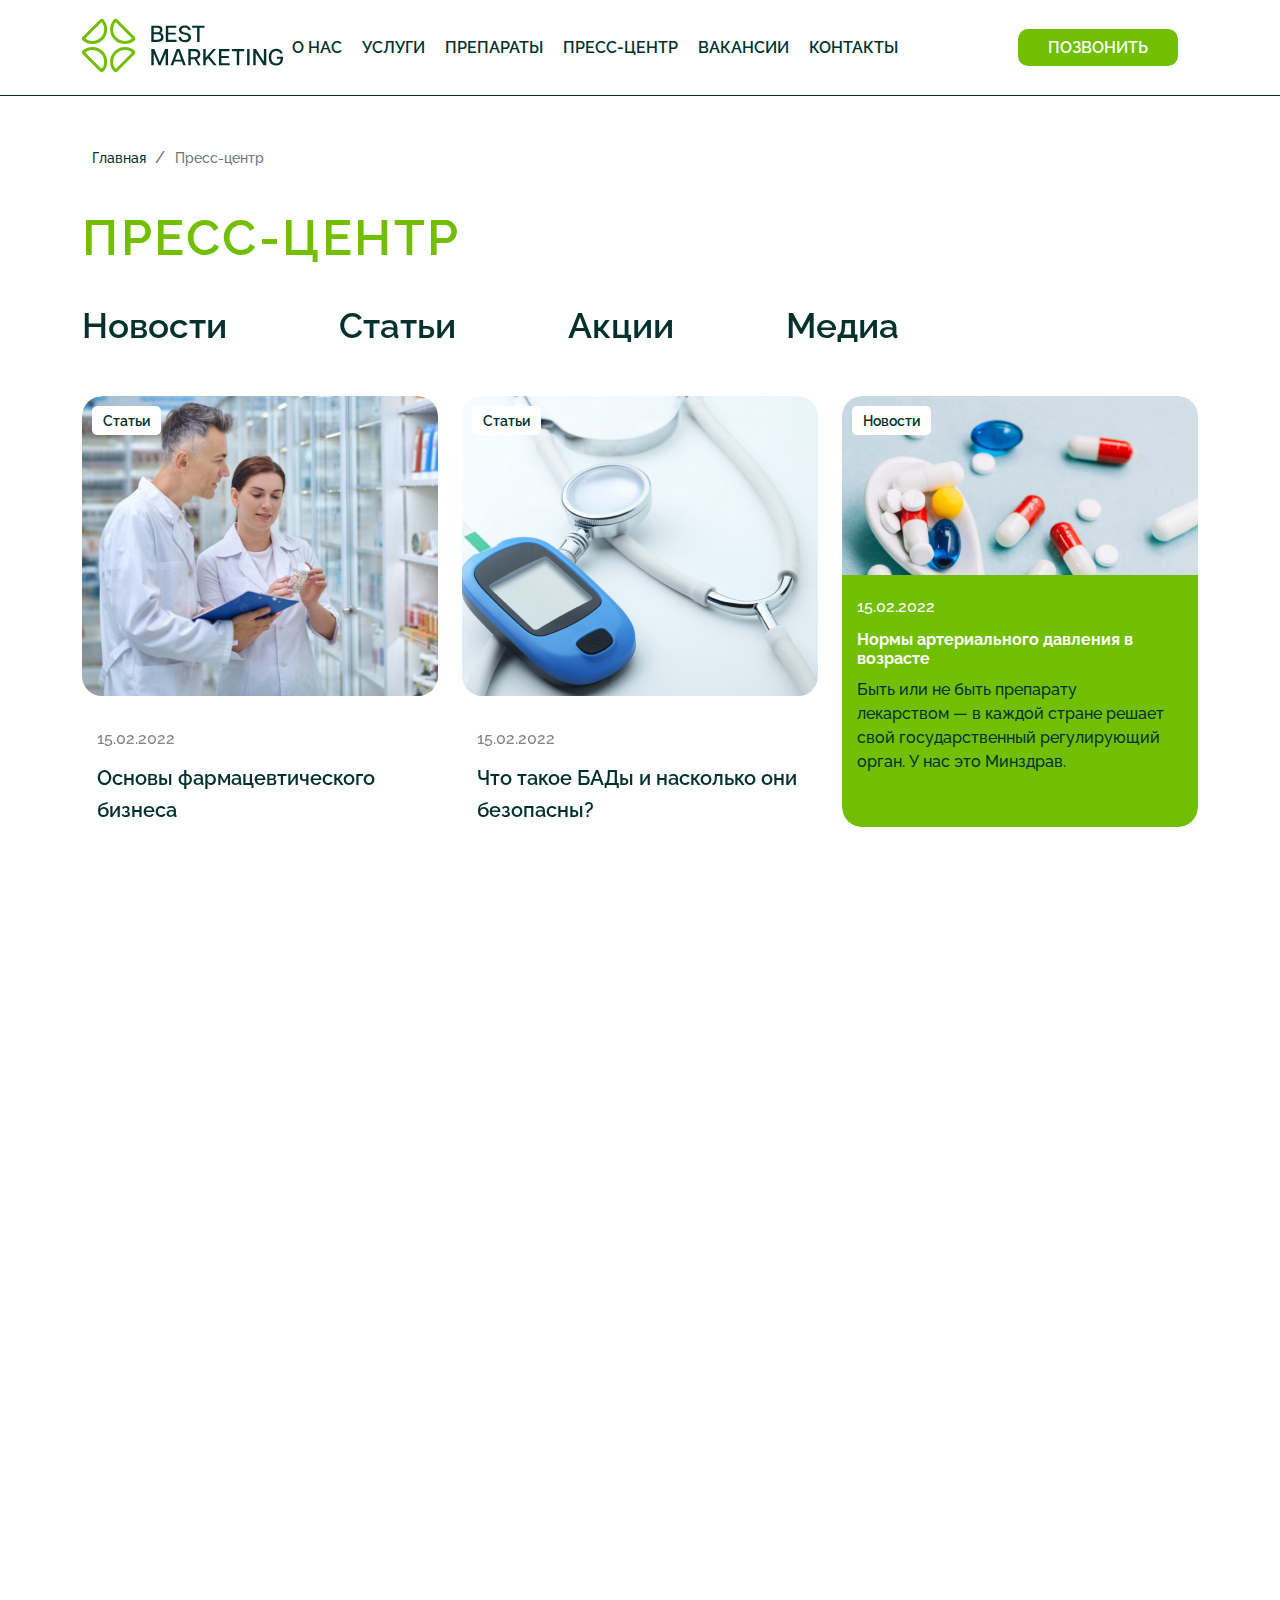
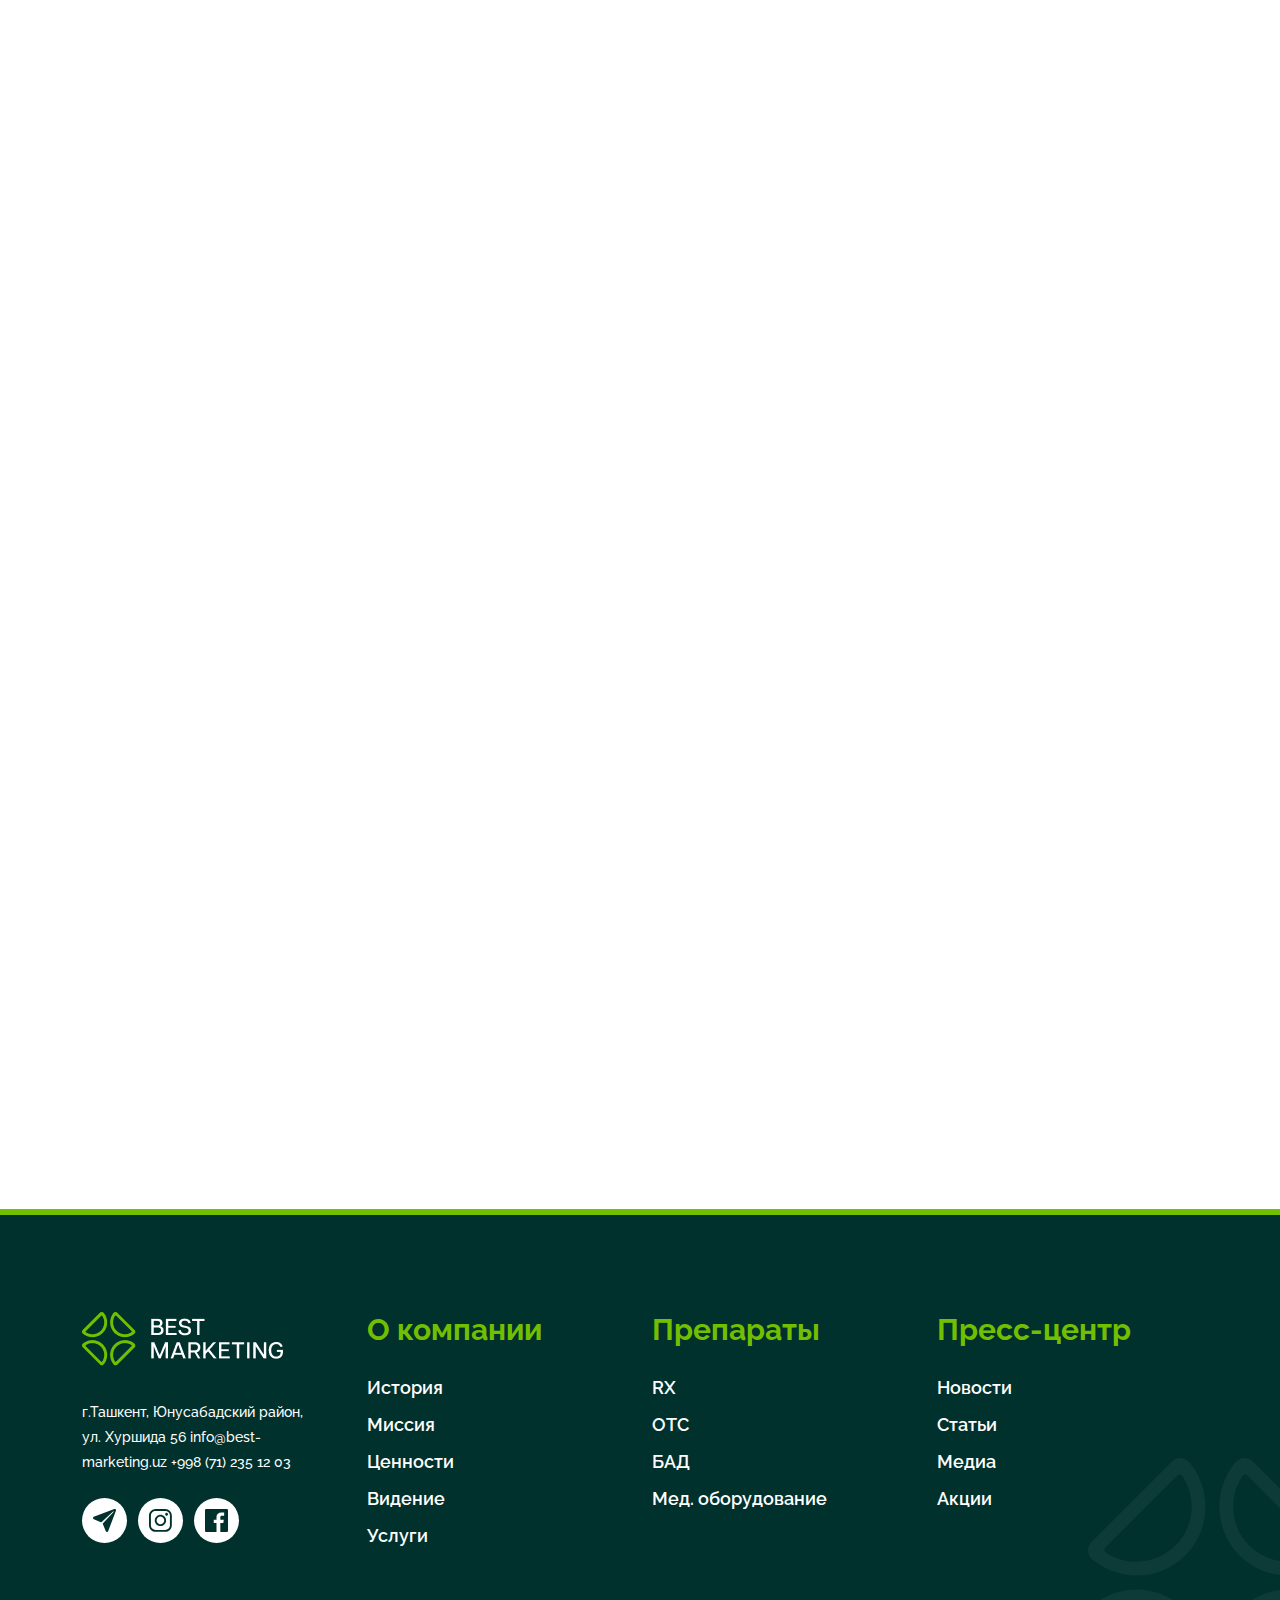
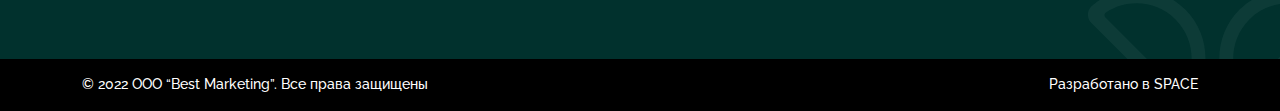
<file: press-center.html>
<!DOCTYPE html>
<html lang="en">

<head>
    <meta charset="UTF-8">
    <meta http-equiv="X-UA-Compatible" content="IE=edge">
    <meta name="viewport" content="width=device-width, initial-scale=1.0">
    <title>Пресс-центр</title>
    <link rel="stylesheet" href="styles/bootstrap-grid.min.css">
    <link rel="stylesheet" href="styles/style.css">
    <link rel="stylesheet" href="styles/hamburgers.css">
    <link rel="stylesheet" href="styles/aos.css">
</head>

<body>
    <header class="header header-fix header-bg">
        <nav class="container header-navigation">
            <div class="logo">
                <a href="/">
                    <svg width="201" height="55" viewBox="0 0 201 55" fill="none" xmlns="http://www.w3.org/2000/svg">
                        <path d="M3.76101 20.0096C3.45821 20.3124 3.50008 20.8216 3.85593 21.0597C8.43773 24.1263 14.7107 23.6384 18.7538 19.5951C22.7971 15.5518 23.2849 9.27907 20.2184 4.69749C19.9804 4.34134 19.4712 4.29947 19.1683 4.60235L3.76101 20.0096ZM20.8551 21.6963C15.4577 27.0936 6.88701 27.4311 1.09303 22.7085C1.03121 22.6581 0.933883 22.571 0.813428 22.4604C-0.238773 21.4924 -0.273987 19.8422 0.737181 18.831L17.9903 1.57768C19.0009 0.567269 20.6506 0.600897 21.618 1.65257C21.7228 1.76637 21.8052 1.85864 21.8534 1.91728C26.5903 7.71149 26.2577 16.2937 20.8551 21.6963Z" fill="#72BF01"/>
                        <path d="M49.5564 34.9905C49.8593 34.6876 49.8174 34.1784 49.4615 33.9404C44.8797 30.8739 38.607 31.3617 34.5636 35.405C30.5203 39.4483 30.0325 45.7211 33.0991 50.3026C33.3371 50.6587 33.8463 50.7006 34.1491 50.3977L49.5564 34.9905ZM32.4624 33.3037C37.8597 27.9065 46.4305 27.569 52.2244 32.2915C52.2863 32.3419 52.3838 32.4291 52.504 32.5398C53.5562 33.5077 53.5914 35.1579 52.5803 36.169L35.3272 53.4225C34.3165 54.4328 32.6669 54.3992 31.6995 53.3475C31.5947 53.2337 31.5123 53.1414 31.4641 53.0828C26.7271 47.2886 27.0598 38.7064 32.4624 33.3037Z" fill="#72BF01"/>
                        <path d="M19.1683 50.3985C19.4712 50.7013 19.98 50.6594 20.2184 50.3036C23.2849 45.7218 22.797 39.4488 18.7538 35.4057C14.7105 31.3624 8.43772 30.8743 3.85591 33.9411C3.50006 34.1791 3.4579 34.6881 3.761 34.9912L19.1683 50.3985ZM20.855 33.3045C26.2523 38.7018 26.5898 47.2722 21.8673 53.0665C21.8169 53.1283 21.7297 53.2256 21.619 53.3461C20.6511 54.3983 19.0006 54.4332 17.9897 53.4223L0.736336 36.1692C-0.274001 35.1586 -0.240449 33.5089 0.811299 32.5415C0.924801 32.4367 1.01737 32.3543 1.07601 32.3061C6.87022 27.5689 15.4524 27.9018 20.855 33.3045Z" fill="#72BF01"/>
                        <path d="M34.1491 4.60215C33.8463 4.29935 33.3373 4.34122 33.099 4.69737C30.0325 9.27887 30.5206 15.5519 34.5636 19.595C38.6069 23.6382 44.8797 24.1264 49.4615 21.0598C49.8174 20.8215 49.8595 20.3126 49.5564 20.0095L34.1491 4.60215ZM32.4624 21.6964C27.0651 16.2989 26.7276 7.72845 31.4505 1.93417C31.5006 1.87258 31.5878 1.77502 31.6984 1.65457C32.6663 0.602592 34.3168 0.567378 35.3277 1.57832L52.5811 18.8317C53.5914 19.8421 53.5578 21.4919 52.5061 22.4594C52.3926 22.5642 52.3001 22.6465 52.2414 22.6945C46.4472 27.4318 37.865 27.099 32.4624 21.6964Z" fill="#72BF01"/>
                        <path d="M69.3115 31.0762H72.2714L77.682 44.0714L83.0929 31.0762H86.0525V47.2624H83.6477V35.3772H83.5554L78.63 47.2624H76.7338L71.7854 35.3772H71.7161V47.2624H69.3115V31.0762Z" fill="#01312D"/>
                        <path d="M93.1648 41.7131H99.2232L96.2633 33.5967H96.1244L93.1648 41.7131ZM101.258 47.2627L99.8936 43.5398H92.4941L91.1299 47.2627H88.6094L94.691 31.0764H97.6967L103.778 47.2627H101.258Z" fill="#01312D"/>
                        <path d="M108.763 39.1926H112.37C113.527 39.1926 114.398 38.9345 114.983 38.4179C115.569 37.9015 115.862 37.1655 115.862 36.2095C115.862 35.2384 115.569 34.4911 114.983 33.9665C114.398 33.4429 113.527 33.1806 112.37 33.1806H108.763V39.1926ZM116.047 47.2624L112.556 41.2967H112.463H108.763V47.2624H106.358V31.0762H112.463C114.39 31.0762 115.847 31.5312 116.833 32.4405C117.82 33.3504 118.313 34.6065 118.313 36.2095C118.313 37.4433 118.016 38.472 117.423 39.2966C116.829 40.1214 115.947 40.6956 114.775 41.0195L118.452 47.2624H116.047Z" fill="#01312D"/>
                        <path d="M131.854 47.2627L126.05 40.1638L123.668 42.8462V47.2627H121.264V31.0764H123.668V39.6551L131.206 31.0764H134.074L127.553 38.4529L134.652 47.2627H131.854Z" fill="#01312D"/>
                        <path d="M136.965 31.0762H147.486V33.1806H139.369V38.0362H146.792V39.9556H139.369V45.1583H147.717V47.2624H136.965V31.0762Z" fill="#01312D"/>
                        <path d="M154.806 33.1806H149.835V31.0762H162.183V33.1806H157.211V47.2626H154.806V33.1806Z" fill="#01312D"/>
                        <path d="M165.146 31.0762H167.55V47.2624H165.146V31.0762Z" fill="#01312D"/>
                        <path d="M171.298 31.0762H173.887L181.796 43.4935H181.865V31.0762H184.27V47.2624H181.587L173.749 34.9609H173.702V47.2624H171.298V31.0762Z" fill="#01312D"/>
                        <path d="M190.329 46.5342C189.196 45.8947 188.321 44.9504 187.704 43.7017C187.088 42.453 186.779 40.95 186.779 39.1927C186.779 37.4354 187.091 35.9324 187.716 34.6834C188.34 33.435 189.215 32.4867 190.34 31.8392C191.465 31.1922 192.76 30.8683 194.225 30.8683C195.874 30.8683 197.262 31.2655 198.387 32.0592C199.512 32.8531 200.229 34.013 200.538 35.5391H198.156C197.847 34.6605 197.354 34.0095 196.676 33.5851C195.998 33.1615 195.181 32.9493 194.225 32.9493C192.653 32.9493 191.427 33.4968 190.548 34.5912C189.67 35.6858 189.23 37.2039 189.23 39.1466C189.23 41.1041 189.673 42.6378 190.56 43.7479C191.446 44.8576 192.683 45.4127 194.271 45.4127C195.597 45.4127 196.657 45.0197 197.45 44.2335C198.244 43.4471 198.634 42.2757 198.618 40.7189H194.872V38.7766H201V39.8864C201 42.4146 200.43 44.3143 199.289 45.586C198.148 46.8578 196.491 47.4939 194.317 47.4939C192.791 47.4939 191.462 47.174 190.329 46.5342Z" fill="#01312D"/>
                        <path d="M78.1214 21.0794C78.7068 20.5708 79 19.8926 79 19.0448C79 18.1968 78.7068 17.5263 78.1214 17.0329C77.5355 16.5397 76.6568 16.2928 75.4854 16.2928H71.7162V21.8424H75.4854C76.6568 21.8424 77.5355 21.5883 78.1214 21.0794ZM77.312 13.6686C77.7746 13.2753 78.0059 12.7089 78.0059 11.9689C78.0059 11.2442 77.7746 10.6935 77.312 10.3154C76.8495 9.93799 76.1865 9.74922 75.3233 9.74922H71.7162V14.258H75.3233C76.1865 14.258 76.8495 14.0616 77.312 13.6686ZM75.4854 7.71411C77.1502 7.71411 78.3989 8.06898 79.2314 8.7778C80.0637 9.48723 80.4799 10.4506 80.4799 11.6681C80.4799 12.5164 80.2871 13.2215 79.9019 13.784C79.5165 14.347 78.9614 14.7592 78.2371 15.021C79.3005 15.3142 80.1176 15.8152 80.6881 16.5242C81.2581 17.2333 81.5436 18.1275 81.5436 19.2063C81.5436 20.6094 81.0426 21.7424 80.0405 22.6056C79.0382 23.4691 77.5664 23.9004 75.6241 23.9004H69.3115V7.71411H75.4854Z" fill="#01312D"/>
                        <path d="M83.8213 7.71411H94.3424V9.81821H86.2261V14.6741H93.6487V16.5935H86.2261V21.7962H94.5735V23.9004H83.8213V7.71411Z" fill="#01312D"/>
                        <path d="M98.1812 22.7444C97.0634 21.8193 96.5049 20.5707 96.5049 18.9983H98.9556C99.0022 19.9231 99.3526 20.6712 100.008 21.2414C100.663 21.8116 101.63 22.0969 102.91 22.0969C104.097 22.0969 104.999 21.854 105.615 21.3686C106.232 20.8831 106.54 20.2164 106.54 19.3681C106.54 18.6132 106.294 18.0351 105.8 17.6343C105.307 17.2335 104.59 16.9406 103.65 16.7553L101.453 16.316C98.4625 15.7306 96.9671 14.2737 96.9671 11.9458C96.9671 10.5585 97.4718 9.47169 98.4817 8.68549C99.4915 7.89936 100.891 7.5061 102.679 7.5061C104.482 7.5061 105.919 7.90706 106.991 8.70868C108.062 9.51008 108.598 10.6124 108.598 12.0151H106.147C106.132 11.2599 105.819 10.659 105.211 10.2114C104.602 9.76466 103.766 9.54098 102.702 9.54098C101.607 9.54098 100.794 9.77207 100.262 10.2346C99.7306 10.6972 99.4645 11.2831 99.4645 11.9919C99.4645 13.287 100.328 14.1041 102.054 14.4432L104.159 14.8593C105.808 15.183 107.037 15.6957 107.847 16.3968C108.656 17.0984 109.06 18.0813 109.06 19.3452C109.06 20.8868 108.506 22.0702 107.396 22.8945C106.286 23.7196 104.783 24.1317 102.887 24.1317C100.867 24.1317 99.2987 23.6692 98.1812 22.7444Z" fill="#01312D"/>
                        <path d="M115.155 9.81821H110.184V7.71411H122.531V9.81821H117.56V23.9004H115.155V9.81821Z" fill="#01312D"/>
                    </svg>                        
                </a>
            </div>
            <button class="hamburger hamburger--collapse is-active" type="button" id="nav-btn">
                <span class="hamburger-box">
                  <span class="hamburger-inner"></span>
                </span>
            </button>
            <ul class="navigation-list">
                <li class="nav-list-item">
                    <a href="about.html" class="nav-link">О нас</a>
                </li>
                <li class="nav-list-item">
                    <a href="services.html" class="nav-link">Услуги</a>
                </li>
                <li class="nav-list-item">
                    <a href="category.html" class="nav-link">Препараты</a>
                </li>
                <li class="nav-list-item">
                    <a href="press-center.html" class="nav-link">Пресс-центр</a>
                </li>
                <li class="nav-list-item">
                    <a href="" class="nav-link">Вакансии</a>
                </li>
                <li class="nav-list-item">
                    <a href="contacts.html" class="nav-link">Контакты</a>
                </li>
                <li class="nav-list-item">
                    <div class="call-block">
                        <a href="#" class="call-link">Позвонить</a>
                    </div>
                </li>
            </ul>
        </nav>
    </header>
    <div class="main">
        <div class="container">
            <div class="main__top">
                <nav class="breadcrumb">
                    <ul>
                        <li class="breadcrumb-item">
                            <a href="">
                                <span>Главная</span>
                            </a>
                        </li>
                        <li class="breadcrumb-item">

                            <span class="active">Пресс-центр</span>

                        </li>
                    </ul>
                </nav>
            </div>
        </div>
        <div class="container">
            <div class="main-header-wrapper" data-aos="fade-up" data-aos-duration="1000">
                <h2 class="main-header">Пресс-центр</h2>
            </div>
            <div class="sections-name" data-aos="fade-up" data-aos-duration="1200">
                <div class="section-item">
                    <span class="section-title">Новости</span>
                </div>
                <div class="section-item">
                    <span class="section-title">Статьи</span>
                </div>
                <div class="section-item">
                    <span class="section-title">Акции</span>
                </div>
                <div class="section-item">
                    <span class="section-title">Медиа</span>
                    </span>
                </div>
            </div>
            <div class="press-center press-center-wrapper">
                <div class="row">
                    <div class="col-xl-4 col-lg-4 col-md-6" data-aos="fade-up" data-aos-duration="1300">
                        <div class="article">
                            <div class="article-img article-img-r">
                                <div class="flag">
                                    <span>Статьи</span>
                                </div>
                                <img src="images/press-centre-1.png" alt="">
                            </div>
                            <div class="article-txt article-news-txt-r">
                                <span class="date">15.02.2022</span>
                                <h4>Основы фармацевтического бизнеса</h4>
                            </div>
                        </div>
                    </div>                   
                    <div class="col-xl-4 col-lg-4 col-md-6" data-aos="fade-up" data-aos-duration="1300">
                        <div class="article">
                            <div class="article-img article-img-r">
                                <div class="flag">
                                    <span>Статьи</span>
                                </div>
                                <img src="images/press-centre-2.png" alt="">
                            </div>
                            <div class="article-txt article-news-txt-r">
                                <span class="date">15.02.2022</span>
                                <h4>Что такое БАДы и насколько они безопасны?</h4>
                            </div>
                        </div>
                    </div>
                    <div class="col-xl-4 col-lg-4 col-md-6" data-aos="fade-up" data-aos-duration="1300">
                        <div class="article">
                            <div class="article-img article-img-r">
                                <div class="flag">
                                    <span>Новости</span>
                                </div>
                                <img src="images/press-centre-3.png" alt="">
                            </div>
                            <div class="article-news-txt article-news-txt-r">
                                <span class="date">15.02.2022</span>
                                <h4>Нормы артериального давления в возрасте</h4>
                                <p>Быть или не быть препарату лекарством — в каждой стране решает свой государственный
                                    регулирующий орган. У нас это Минздрав.</p>
                            </div>
                        </div>
                    </div>
                    <div class="col-xl-4 col-lg-4 col-md-6" data-aos="fade-up" data-aos-duration="1400">
                        <div class="article">
                            <div class="article-img article-img-r">
                                <div class="flag">
                                    <span>Статьи</span>
                                </div>
                                <img src="images/press-centre-4.png" alt="">
                            </div>
                            <div class="article-txt article-news-txt-r">
                                <span class="date">15.02.2022</span>
                                <h4>Витамин C для профилактики и лечения сезонных болезнейПр</h4>
                            </div>
                        </div>
                    </div>
                    <div class="col-xl-4 col-lg-4 col-md-6" data-aos="fade-up" data-aos-duration="1400">
                        <div class="article">
                            <div class="article-img article-img-r">
                                <div class="flag">
                                    <span>Статьи</span>
                                </div>
                                <img src="images/press-centre-5.png" alt="">
                            </div>
                            <div class="article-txt article-news-txt-r">
                                <span class="date">15.02.2022</span>
                                <h4>Обязательный список препаратов в период пандемии</h4>
                            </div>
                        </div>
                    </div>
                    <div class="col-xl-4 col-lg-4 col-md-6" data-aos="fade-up" data-aos-duration="1400">
                        <div class="article">
                            <div class="article-img article-img-r">
                                <div class="flag">
                                    <span>Статьи</span>
                                </div>
                                <img src="images/press-centre-6.png" alt="">
                            </div>
                            <div class="article-txt article-news-txt-r">
                                <span class="date">15.02.2022</span>
                                <h4>Программа по трейд-маркетингу </h4>
                            </div>
                        </div>
                    </div>
                    <div class="col-xl-4 col-lg-4 col-md-6" data-aos="fade-up" data-aos-duration="1500">
                        <div class="article">
                            <div class="article-img article-img-r">
                                <div class="flag">
                                    <span>Статьи</span>
                                </div>
                                <img src="images/press-centre-7.png" alt="">
                            </div>
                            <div class="article-txt article-news-txt-r">
                                <span class="date">15.02.2022</span>
                                <h4>Основы фармацевтического бизнеса</h4>
                            </div>
                        </div>
                    </div>
                    <div class="col-xl-4 col-lg-4 col-md-6" data-aos="fade-up" data-aos-duration="1500">
                        <div class="article">
                            <div class="article-img article-img-r">
                                <div class="flag">
                                    <span>Статьи</span>
                                </div>
                                <img src="images/press-centre-8.png" alt="">
                            </div>
                            <div class="article-txt article-news-txt-r">
                                <span class="date">15.02.2022</span>
                                <h4>ЧОсновы фармацевтического бизнеса</h4>
                            </div>
                        </div>
                    </div>
                    <div class="col-xl-4 col-lg-4 col-md-6" data-aos="fade-up" data-aos-duration="1500">
                        <div class="article">
                            <div class="article-img article-img-r">
                                <div class="flag">
                                    <span>Статьи</span>
                                </div>
                                <img src="images/press-centre-9.png" alt="">
                            </div>
                            <div class="article-txt article-news-txt-r">
                                <span class="date">15.02.2022</span>
                                <h4>Основы фармацевтического бизнеса</h4>
                            </div>
                        </div>
                    </div>
                </div>
            </div>
            <div class="contacts">
                <div class="container">
                    <div class="head-wrapper" data-aos="fade-up" data-aos-duration="500">
                        <h2 class="content-head">СВЯЗАТЬСЯ С НАМИ</h2>
                        <p>
                            Позвоните нам или оставьте заявку, наши менеджеры свяжутся с вами и проконсультируют по всем
                            интересующим вопросам
                        </p>
                    </div>
                    <div class="row">
                        <div class="col-xl-6 col-lg-6 col-md-12">
                            <div class="contacts-block" data-aos="fade-up" data-aos-duration="500">
                                <div class="scg-wrapper">
                                    <svg width="23" height="32" viewBox="0 0 23 32" fill="none"
                                        xmlns="http://www.w3.org/2000/svg">
                                        <path
                                            d="M11.5806 0.381836C5.28386 0.381836 0.161133 5.59662 0.161133 12.0065C0.161133 15.5919 1.97451 19.9437 5.55107 24.9411C8.1684 28.5983 10.7475 31.2066 10.8561 31.316C11.0556 31.5168 11.318 31.6175 11.5808 31.6175C11.8359 31.6175 12.0912 31.5225 12.2891 31.3318C12.3979 31.2271 14.9836 28.7244 17.6059 25.1176C21.1853 20.1943 23.0002 15.7831 23.0002 12.0064C23.0001 5.59662 17.8772 0.381836 11.5806 0.381836ZM11.5806 17.025C8.50217 17.025 5.99776 14.5205 5.99776 11.4422C5.99776 8.36379 8.50224 5.85932 11.5806 5.85932C14.659 5.85932 17.1634 8.36379 17.1634 11.4422C17.1634 14.5205 14.6589 17.025 11.5806 17.025Z"
                                            fill="white" />
                                    </svg>
                                </div>
                                <div class="contact-txt">
                                    <h4>Адрес:</h4>
                                    <p>г. Ташкент, Мирзоулугбекский<br> район, ул.Сайрам, д.2, кв 44</p>
                                </div>
                            </div>
                            <div class="contacts-block" data-aos="fade-up" data-aos-duration="700">
                                <div class="scg-wrapper">
                                    <svg width="28" height="28" viewBox="0 0 28 28" fill="none"
                                        xmlns="http://www.w3.org/2000/svg">
                                        <path
                                            d="M11.5954 16.4043C8.92298 13.7319 8.31956 11.0595 8.18343 9.98878C8.14539 9.69273 8.24727 9.39583 8.45907 9.18552L10.6217 7.02385C10.9398 6.70592 10.9963 6.21044 10.7578 5.82909L7.31452 0.482375C7.05071 0.0601063 6.50905 -0.0922947 6.06376 0.130465L0.536021 2.73383C0.175933 2.91114 -0.0358661 3.29372 0.00501798 3.69301C0.294656 6.44457 1.49424 13.2086 8.14143 19.8563C14.7886 26.5039 21.5517 27.703 24.3047 27.9927C24.704 28.0336 25.0866 27.8218 25.2639 27.4617L27.8672 21.9339C28.0892 21.4896 27.9378 20.9494 27.5173 20.6851L22.1705 17.2428C21.7894 17.0041 21.294 17.0601 20.9758 17.3779L18.8141 19.5406C18.6038 19.7524 18.3069 19.8542 18.0109 19.8162C16.9402 19.6801 14.2678 19.0767 11.5954 16.4043Z"
                                            fill="white" />
                                        <path
                                            d="M22.2075 14.965C21.6743 14.965 21.2421 14.5327 21.2421 13.9995C21.2375 10.0023 17.9983 6.76308 14.0011 6.75856C13.4679 6.75856 13.0356 6.32631 13.0356 5.7931C13.0356 5.25989 13.4679 4.82764 14.0011 4.82764C19.0643 4.83322 23.1674 8.93634 23.173 13.9995C23.173 14.5327 22.7407 14.965 22.2075 14.965Z"
                                            fill="white" />
                                        <path
                                            d="M27.0348 14.9646C26.5016 14.9646 26.0694 14.5324 26.0694 13.9992C26.0619 7.33715 20.6631 1.93837 14.0011 1.93092C13.4679 1.93092 13.0356 1.49867 13.0356 0.96546C13.0356 0.432251 13.4679 0 14.0011 0C21.7291 0.00851337 27.9918 6.27117 28.0003 13.9992C28.0003 14.2552 27.8986 14.5008 27.7175 14.6819C27.5364 14.8629 27.2909 14.9646 27.0348 14.9646Z"
                                            fill="white" />
                                    </svg>
                                </div>
                                <div class="contact-txt">
                                    <h4>Телефон:</h4>
                                    <p>+998 (93) 555-47-07</p>
                                </div>
                            </div>
                            <div class="contacts-block" data-aos="fade-up" data-aos-duration="900">
                                <div class="scg-wrapper">
                                    <svg width="31" height="23" viewBox="0 0 31 23" fill="none"
                                        xmlns="http://www.w3.org/2000/svg">
                                        <path
                                            d="M30.9772 2.22161C30.9772 2.18619 31.0016 2.15172 31 2.1167L21.54 11.2318L30.9887 20.0558C30.9942 19.9928 30.9772 19.9292 30.9772 19.8648V2.22161Z"
                                            fill="white" />
                                        <path
                                            d="M20.0948 12.6362L16.233 16.3518C16.0375 16.5398 15.7852 16.6341 15.5326 16.6341C15.2854 16.6341 15.0381 16.5438 14.844 16.363L10.9927 12.7741L1.48242 21.941C1.71367 22.0241 1.96188 22.0886 2.22181 22.0886H28.8436C29.2296 22.0886 29.5916 21.971 29.9063 21.7957L20.0948 12.6362Z"
                                            fill="white" />
                                        <path
                                            d="M15.5221 14.2319L29.9592 0.324712C29.6324 0.13037 29.2519 0 28.8441 0H2.22231C1.69127 0 1.20467 0.206195 0.825684 0.520672L15.5221 14.2319Z"
                                            fill="white" />
                                        <path
                                            d="M0 2.56104V19.8652C0 20.0639 0.0456565 20.2554 0.0952187 20.4384L9.48752 11.3939L0 2.56104Z"
                                            fill="white" />
                                    </svg>
                                </div>
                                <div class="contact-txt">
                                    <h4>E-mail:</h4>
                                    <p>info@best-marketing.uz</p>
                                </div>
                            </div>
                            <div class="socials" data-aos="fade-up" data-aos-duration="1100">
                                <p>Мы в социальных сетях:</p>
                                <span>
                                    <svg width="18" height="18" viewBox="0 0 18 18" fill="none"
                                        xmlns="http://www.w3.org/2000/svg">
                                        <path
                                            d="M7.06288 11.3861L6.76513 15.5741C7.19113 15.5741 7.37563 15.3911 7.59688 15.1713L9.59413 13.2626L13.7326 16.2933C14.4916 16.7163 15.0264 16.4936 15.2311 15.5951L17.9476 2.86605L17.9484 2.8653C18.1891 1.7433 17.5426 1.30455 16.8031 1.5798L0.835633 7.69305C-0.254117 8.11605 -0.237617 8.72355 0.650383 8.9988L4.73263 10.2686L14.2149 4.3353C14.6611 4.0398 15.0669 4.2033 14.7331 4.4988L7.06288 11.3861Z"
                                            fill="#828282" />
                                    </svg>
                                </span>
                                <span class="social-span">
                                    <svg width="20" height="20" viewBox="0 0 20 20" fill="none"
                                        xmlns="http://www.w3.org/2000/svg">
                                        <g clip-path="url(#clip0_538_118)">
                                            <path
                                                d="M14.3391 0.00404122L11.8685 0C9.09295 0 7.29925 1.87614 7.29925 4.77996V6.98384H4.81523C4.60058 6.98384 4.42676 7.16125 4.42676 7.38008V10.5733C4.42676 10.7921 4.60078 10.9693 4.81523 10.9693H7.29925V19.0267C7.29925 19.2455 7.47307 19.4227 7.68772 19.4227H10.9287C11.1433 19.4227 11.3171 19.2453 11.3171 19.0267V10.9693H14.2215C14.4362 10.9693 14.61 10.7921 14.61 10.5733L14.6112 7.38008C14.6112 7.27501 14.5702 7.17438 14.4974 7.10002C14.4247 7.02567 14.3256 6.98384 14.2225 6.98384H11.3171V5.11558C11.3171 4.21762 11.527 3.76177 12.6744 3.76177L14.3387 3.76117C14.5531 3.76117 14.7269 3.58376 14.7269 3.36513V0.400081C14.7269 0.181653 14.5533 0.00444535 14.3391 0.00404122Z"
                                                fill="#828282" />
                                        </g>
                                        <defs>
                                            <clipPath id="clip0_538_118">
                                                <rect width="19.0517" height="19.4227" fill="white"
                                                    transform="translate(0.0507812)" />
                                            </clipPath>
                                        </defs>
                                    </svg>
                                </span>
                                <span>
                                    <svg width="20" height="20" viewBox="0 0 20 20" fill="none"
                                        xmlns="http://www.w3.org/2000/svg">
                                        <g clip-path="url(#clip0_538_106)">
                                            <path
                                                d="M13.098 0H5.95364C2.66604 0 0 2.66604 0 5.95364V13.098C0 16.3856 2.66604 19.0517 5.95364 19.0517H13.098C16.3856 19.0517 19.0517 16.3856 19.0517 13.098V5.95364C19.0517 2.66604 16.3856 0 13.098 0ZM17.2656 13.098C17.2656 15.3961 15.3961 17.2656 13.098 17.2656H5.95364C3.65554 17.2656 1.78609 15.3961 1.78609 13.098V5.95364C1.78609 3.65554 3.65554 1.78609 5.95364 1.78609H13.098C15.3961 1.78609 17.2656 3.65554 17.2656 5.95364V13.098Z"
                                                fill="#828282" />
                                            <path
                                                d="M9.5261 4.7627C6.89578 4.7627 4.76318 6.89529 4.76318 9.52561C4.76318 12.1559 6.89578 14.2885 9.5261 14.2885C12.1564 14.2885 14.289 12.1559 14.289 9.52561C14.289 6.89529 12.1564 4.7627 9.5261 4.7627ZM9.5261 12.5024C7.88527 12.5024 6.54928 11.1664 6.54928 9.52561C6.54928 7.88359 7.88527 6.54879 9.5261 6.54879C11.1669 6.54879 12.5029 7.88359 12.5029 9.52561C12.5029 11.1664 11.1669 12.5024 9.5261 12.5024Z"
                                                fill="#828282" />
                                            <path
                                                d="M14.6464 5.0408C14.9969 5.0408 15.281 4.75665 15.281 4.40614C15.281 4.05563 14.9969 3.77148 14.6464 3.77148C14.2959 3.77148 14.0117 4.05563 14.0117 4.40614C14.0117 4.75665 14.2959 5.0408 14.6464 5.0408Z"
                                                fill="#828282" />
                                        </g>
                                        <defs>
                                            <clipPath id="clip0_538_106">
                                                <rect width="19.0517" height="19.0517" fill="white" />
                                            </clipPath>
                                        </defs>
                                    </svg>
                                </span>
        
                            </div>
                        </div>
                        <div class="col-xl-6 col-lg-6 col-md-12">
                            <div class="contact-form-block">
                                <form action="" class="contact-form" data-aos="fade-up" data-aos-duration="500">
                                    <input type="text" placeholder="Ваше имя*" data-aos="fade-up" data-aos-duration="700">
                                    <input type="text" placeholder="Ваш e-mail*" data-aos="fade-up" data-aos-duration="900">
                                    <input type="text" placeholder="Название компании" data-aos="fade-up" data-aos-duration="1100">
                                    <input type="text" placeholder="Телефонный номер" data-aos="fade-up" data-aos-duration="1300">
                                    <textarea name="" placeholder="Сообщение" data-aos="fade-up" data-aos-duration="1500"></textarea>
                                    <div class="form-btn-block" data-aos="fade-up" data-aos-duration="1500">
                                        <button class="submit-btn">Отправить</button> <span class="gray">Нажимая кнопку
                                            “Отправить”, вы соглашаетесь</br> с <a href="#" class="gray-link">политикой
                                                конфиденциальности</a></span>
                                    </div>
                                </form>
                            </div>
                        </div>
                    </div>
                </div>
            </div>
        </div>
    </div>
    <footer>
        <div class="container">
            <div class="footer-wrapper">
                <div class="row">
                    <div class="col-xl-3 col-lg-3 col-md-6">
                        <div class="logo mb-30">
                            <img src="images/Logo.png" alt="">
                        </div>
                        <div class="contact-details mb-20">
                            <p>г.Ташкент, Юнусабадский район, ул. Хуршида 56 info@best-marketing.uz +998 (71) 235 12 03
                            </p>
                        </div>
                        <div class="social-icons">
                            <div class="icon-block">
                                <svg width="23" height="23" viewBox="0 0 23 23" fill="none"
                                    xmlns="http://www.w3.org/2000/svg">
                                    <path
                                        d="M22.6408 0.360806C22.4728 0.192858 22.2599 0.0770453 22.0276 0.0273108C21.7953 -0.0224237 21.5536 -0.00395975 21.3316 0.0804797L0.793953 7.85414H0.789846C0.553044 7.94522 0.35013 8.10718 0.208818 8.31791C0.067506 8.52863 -0.0053146 8.77784 0.000302107 9.03149C0.00591882 9.28515 0.089699 9.53089 0.2402 9.73515C0.390701 9.93941 0.600585 10.0922 0.841186 10.1727L0.862236 10.1794L7.91126 13.1896C8.04875 13.2313 8.19478 13.2363 8.33478 13.2039C8.47478 13.1716 8.60384 13.1031 8.70909 13.0053L20.0224 2.46325C20.0562 2.42954 20.0962 2.4028 20.1402 2.38456C20.1843 2.36631 20.2315 2.35692 20.2792 2.35692C20.3268 2.35692 20.374 2.36631 20.4181 2.38456C20.4621 2.4028 20.5021 2.42954 20.5359 2.46325C20.5696 2.49696 20.5963 2.53699 20.6145 2.58103C20.6328 2.62508 20.6422 2.67229 20.6422 2.71996C20.6422 2.76764 20.6328 2.81485 20.6145 2.85889C20.5963 2.90294 20.5696 2.94296 20.5359 2.97667L9.99363 14.2852C9.89581 14.3905 9.82732 14.5195 9.79497 14.6595C9.76263 14.7995 9.76758 14.9456 9.80932 15.0831L12.8204 22.1364C12.8235 22.1467 12.8266 22.1559 12.8302 22.1657C12.9945 22.6416 13.4103 22.9774 13.9129 23H13.9643C14.218 23.0014 14.4663 22.9265 14.6769 22.7849C14.8875 22.6434 15.0507 22.4417 15.1451 22.2062L22.9175 1.67362C23.0032 1.45145 23.0226 1.20923 22.9735 0.976245C22.9244 0.743263 22.8088 0.529499 22.6408 0.360806Z"
                                        fill="#01312D" />
                                </svg>
                            </div>
                            <div class="icon-block">
                                <svg width="23" height="23" viewBox="0 0 23 23" fill="none"
                                    xmlns="http://www.w3.org/2000/svg">
                                    <path
                                        d="M16.1724 1.90249C17.4329 1.90625 18.6406 2.40864 19.5319 3.29993C20.4232 4.19122 20.9256 5.39899 20.9294 6.65946V16.1724C20.9256 17.4329 20.4232 18.6406 19.5319 19.5319C18.6406 20.4232 17.4329 20.9256 16.1724 20.9294H6.65946C5.39899 20.9256 4.19122 20.4232 3.29993 19.5319C2.40864 18.6406 1.90625 17.4329 1.90249 16.1724V6.65946C1.90625 5.39899 2.40864 4.19122 3.29993 3.29993C4.19122 2.40864 5.39899 1.90625 6.65946 1.90249H16.1724V1.90249ZM16.1724 0H6.65946C2.99668 0 0 2.99668 0 6.65946V16.1724C0 19.8352 2.99668 22.8319 6.65946 22.8319H16.1724C19.8352 22.8319 22.8319 19.8352 22.8319 16.1724V6.65946C22.8319 2.99668 19.8352 0 16.1724 0V0Z"
                                        fill="#01312D" />
                                    <path
                                        d="M17.5996 6.65867C17.3174 6.65867 17.0415 6.57498 16.8068 6.41818C16.5721 6.26138 16.3892 6.03851 16.2812 5.77776C16.1732 5.51702 16.145 5.2301 16.2 4.95329C16.2551 4.67648 16.391 4.42221 16.5906 4.22264C16.7901 4.02308 17.0444 3.88717 17.3212 3.83211C17.598 3.77705 17.8849 3.80531 18.1457 3.91331C18.4064 4.02132 18.6293 4.20422 18.7861 4.43889C18.9429 4.67355 19.0266 4.94945 19.0266 5.23168C19.027 5.41919 18.9904 5.60493 18.9188 5.77824C18.8472 5.95155 18.7421 6.10902 18.6095 6.24161C18.4769 6.3742 18.3195 6.4793 18.1462 6.55087C17.9728 6.62244 17.7871 6.65907 17.5996 6.65867V6.65867Z"
                                        fill="#01312D" />
                                    <path
                                        d="M11.416 7.61049C12.1686 7.61049 12.9044 7.83368 13.5302 8.25183C14.156 8.66998 14.6438 9.26432 14.9318 9.95968C15.2198 10.655 15.2952 11.4202 15.1483 12.1584C15.0015 12.8966 14.6391 13.5746 14.1069 14.1069C13.5746 14.6391 12.8966 15.0015 12.1584 15.1483C11.4202 15.2952 10.655 15.2198 9.95968 14.9318C9.26432 14.6437 8.66999 14.156 8.25183 13.5302C7.83368 12.9044 7.6105 12.1686 7.6105 11.416C7.61157 10.407 8.01285 9.43972 8.72629 8.72628C9.43972 8.01285 10.407 7.61157 11.416 7.61049V7.61049ZM11.416 5.70801C10.287 5.70801 9.18347 6.04277 8.2448 6.66997C7.30613 7.29717 6.57453 8.18863 6.1425 9.23163C5.71048 10.2746 5.59744 11.4223 5.81769 12.5295C6.03793 13.6368 6.58156 14.6538 7.37983 15.4521C8.17811 16.2504 9.19517 16.794 10.3024 17.0143C11.4096 17.2345 12.5573 17.1215 13.6003 16.6894C14.6433 16.2574 15.5348 15.5258 16.162 14.5871C16.7892 13.6485 17.1239 12.5449 17.1239 11.416C17.1239 9.90213 16.5226 8.45028 15.4521 7.37983C14.3817 6.30938 12.9298 5.70801 11.416 5.70801V5.70801Z"
                                        fill="#01312D" />
                                </svg>
                            </div>
                            <div class="icon-block">
                                <svg width="23" height="23" viewBox="0 0 23 23" fill="none"
                                    xmlns="http://www.w3.org/2000/svg">
                                    <path
                                        d="M21.7304 0H1.26962C0.932938 0.000136061 0.610084 0.133943 0.372014 0.372014C0.133943 0.610084 0.000136061 0.932938 0 1.26962V21.7304C0.000136061 22.0671 0.133943 22.3899 0.372014 22.628C0.610084 22.8661 0.932938 22.9999 1.26962 23H11.5V13.9643H8.75078V10.6786H11.5V8.06027C11.5 5.08978 13.5602 3.47259 16.214 3.47259C17.4836 3.47259 18.8492 3.56808 19.1665 3.61018V6.71261H17.0523C15.6087 6.71261 15.3335 7.39542 15.3335 8.40167V10.6786H18.7732L18.324 13.9643H15.3335V23H21.7304C22.0671 22.9999 22.3899 22.8661 22.628 22.628C22.8661 22.3899 22.9999 22.0671 23 21.7304V1.26962C22.9999 0.932938 22.8661 0.610084 22.628 0.372014C22.3899 0.133943 22.0671 0.000136061 21.7304 0Z"
                                        fill="#01312D" />
                                </svg>
                            </div>
                        </div>
                    </div>
                    <div class="col-xl-3 col-lg-3 col-md-6">
                        <h3 class="nav-header mb-30">О компании</h3>
                        <ul class="footer-nav">
                            <li>История</li>
                            <li>Миссия</li>
                            <li>Ценности</li>
                            <li>Видение</li>
                            <li>Услуги</li>
                        </ul>
                    </div>
                    <div class="col-xl-3 col-lg-3 col-md-6">
                        <h3 class="nav-header mb-30">Препараты</h3>
                        <ul class="footer-nav">
                            <li>RX</li>
                            <li>OTC</li>
                            <li>БАД</li>
                            <li>Мед. оборудование </li>
                        </ul>
                    </div>
                    <div class="col-xl-3 col-lg-3 col-md-6">
                        <h3 class="nav-header mb-30">Пресс-центр</h3>
                        <ul class="footer-nav">
                            <li>Новости</li>
                            <li>Статьи</li>
                            <li>Медиа</li>
                            <li>Акции</li>
                        </ul>
                    </div>
                </div>
            </div>
        </div>
        <div class="rights">
            <div class="container">
                <div class="d-flex">
                    <span>© 2022 OOO “Best Marketing”. Все права защищены</span>
                    <span>Разработано в SPACE</span>
                </div>
            </div>
        </div>
        <div class="absolute-svg">
            <svg width="193" height="249" viewBox="0 0 193 249" fill="none" xmlns="http://www.w3.org/2000/svg">
                <path
                    d="M18.4847 89.5189C17.0706 90.933 17.2661 93.3109 18.928 94.4229C40.3256 108.744 69.6214 106.466 88.5032 87.5828C107.386 68.7 109.664 39.4055 95.343 18.0089C94.2313 16.3456 91.8534 16.1501 90.4389 17.5646L18.4847 89.5189ZM98.3162 97.3958C73.1099 122.602 33.0835 124.178 6.02484 102.123C5.73616 101.888 5.28161 101.481 4.71907 100.964C-0.194859 96.4433 -0.359315 88.7368 4.36298 84.0145L84.9374 3.43897C89.6572 -1.2798 97.3613 -1.12276 101.879 3.7887C102.369 4.32019 102.753 4.75109 102.979 5.02495C125.101 32.0847 123.547 72.1648 98.3162 97.3958Z"
                    fill="white" fill-opacity="0.05" />
                <path
                    d="M232.358 159.482C233.772 158.068 233.577 155.69 231.915 154.578C210.517 140.257 181.222 142.535 162.339 161.418C143.457 180.301 141.178 209.595 155.5 230.992C156.611 232.655 158.989 232.85 160.404 231.436L232.358 159.482ZM152.526 151.605C177.733 126.399 217.759 124.823 244.817 146.877C245.106 147.113 245.562 147.52 246.124 148.037C251.037 152.557 251.202 160.264 246.48 164.986L165.905 245.562C161.185 250.28 153.481 250.123 148.963 245.212C148.474 244.68 148.089 244.249 147.864 243.976C125.742 216.916 127.295 176.836 152.526 151.605Z"
                    fill="white" fill-opacity="0.05" />
                <path
                    d="M90.4409 231.438C91.8554 232.852 94.2319 232.656 95.345 230.994C109.666 209.597 107.388 180.301 88.5052 161.419C69.6224 142.537 40.3276 140.257 18.9299 154.579C17.268 155.691 17.0711 158.068 18.4866 159.483L90.4409 231.438ZM98.3183 151.606C123.524 176.812 125.1 216.837 103.045 243.898C102.81 244.186 102.403 244.641 101.886 245.203C97.3657 250.117 89.6578 250.28 84.9369 245.559L4.36103 164.985C-0.357384 160.265 -0.200691 152.561 4.71112 148.043C5.24119 147.554 5.67351 147.169 5.94737 146.944C33.0072 124.82 73.0872 126.375 98.3183 151.606Z"
                    fill="white" fill-opacity="0.05" />
                <path
                    d="M160.402 17.564C158.987 16.1499 156.61 16.3454 155.498 18.0087C141.176 39.4049 143.456 68.7008 162.337 87.5826C181.22 106.465 210.515 108.745 231.913 94.4238C233.575 93.3107 233.771 90.9338 232.356 89.5183L160.402 17.564ZM152.524 97.3967C127.318 72.1893 125.742 32.1643 147.798 5.10413C148.032 4.8165 148.44 4.3609 148.956 3.79836C153.477 -1.11452 161.185 -1.27897 165.906 3.44227L246.482 84.0182C251.2 88.7366 251.043 96.4417 246.131 100.96C245.601 101.449 245.169 101.834 244.895 102.058C217.835 124.182 177.755 122.628 152.524 97.3967Z"
                    fill="white" fill-opacity="0.05" />
            </svg>
        </div>
    </footer>
    <script src="js/jquery-3.6.0.min.js"></script>
    <script src="js/aos.js"></script>
    <script src="js/script.js"></script>
</body>

</html>
</file>
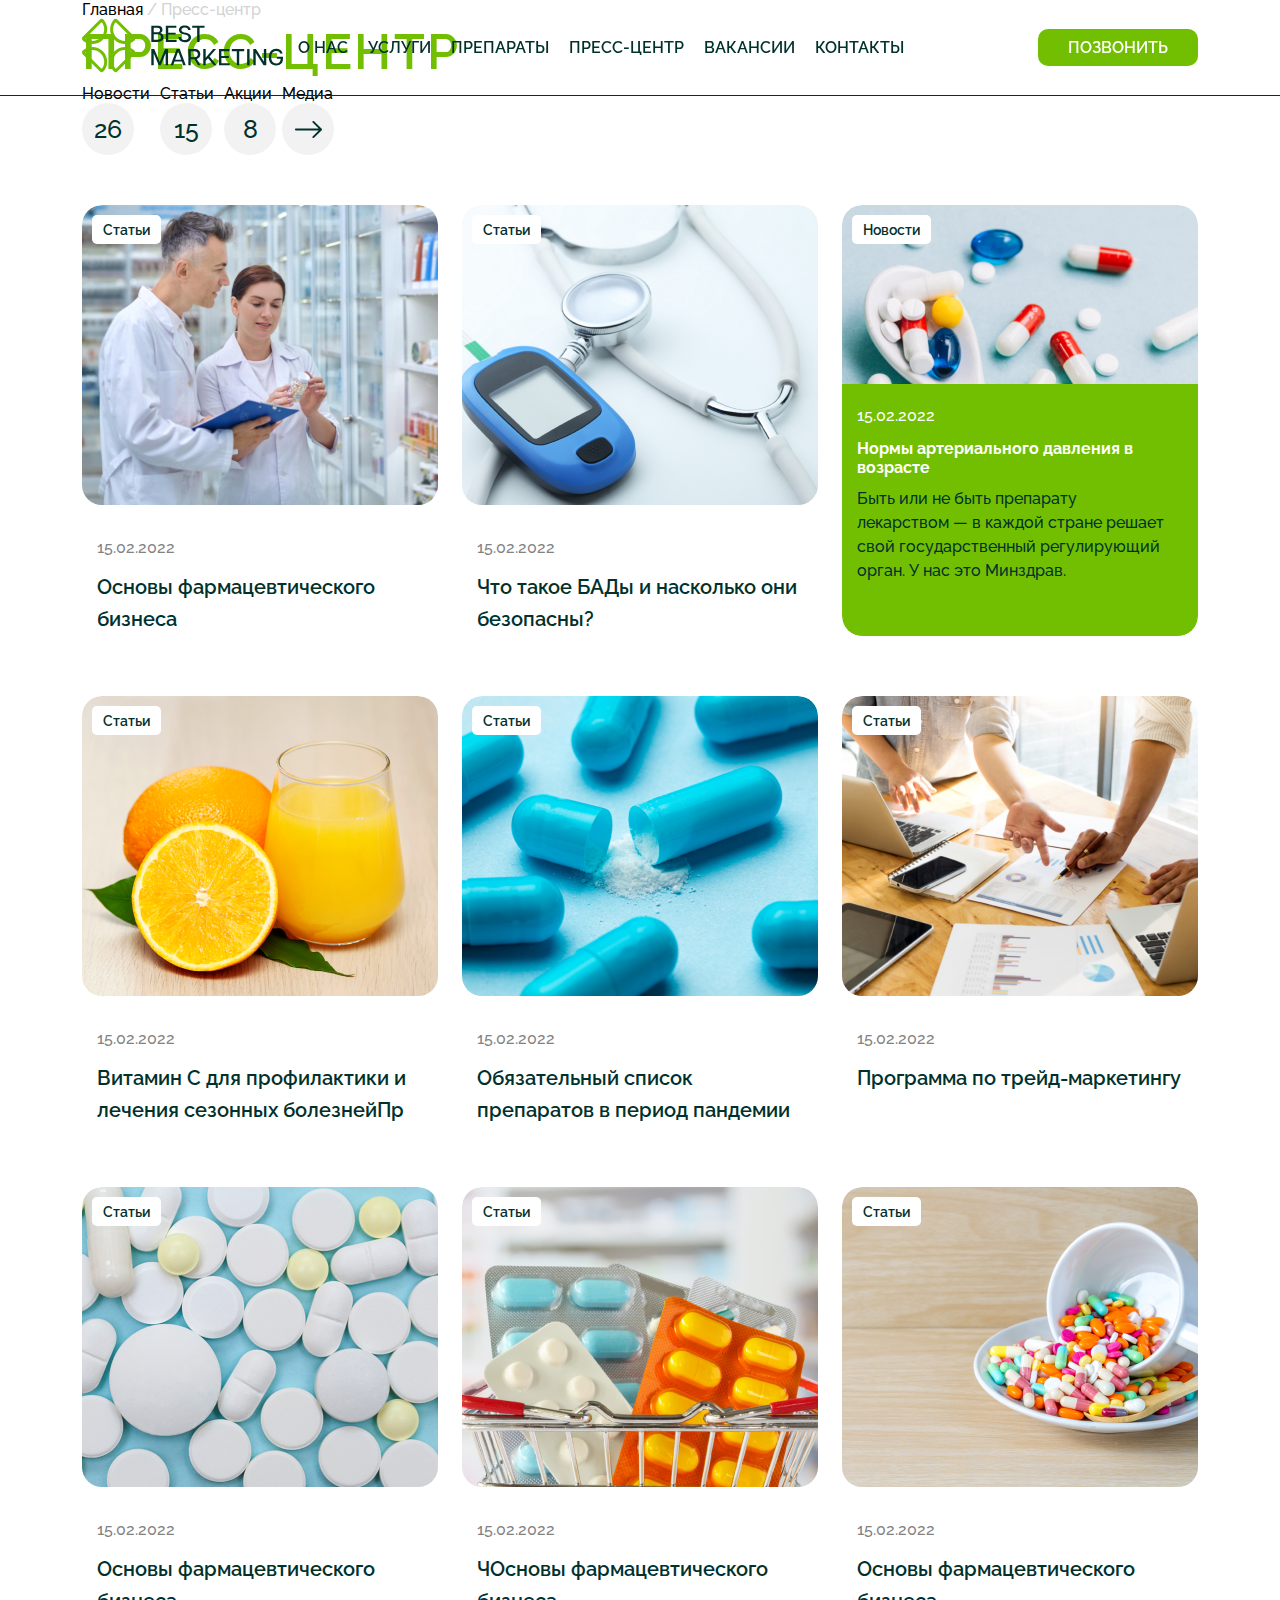
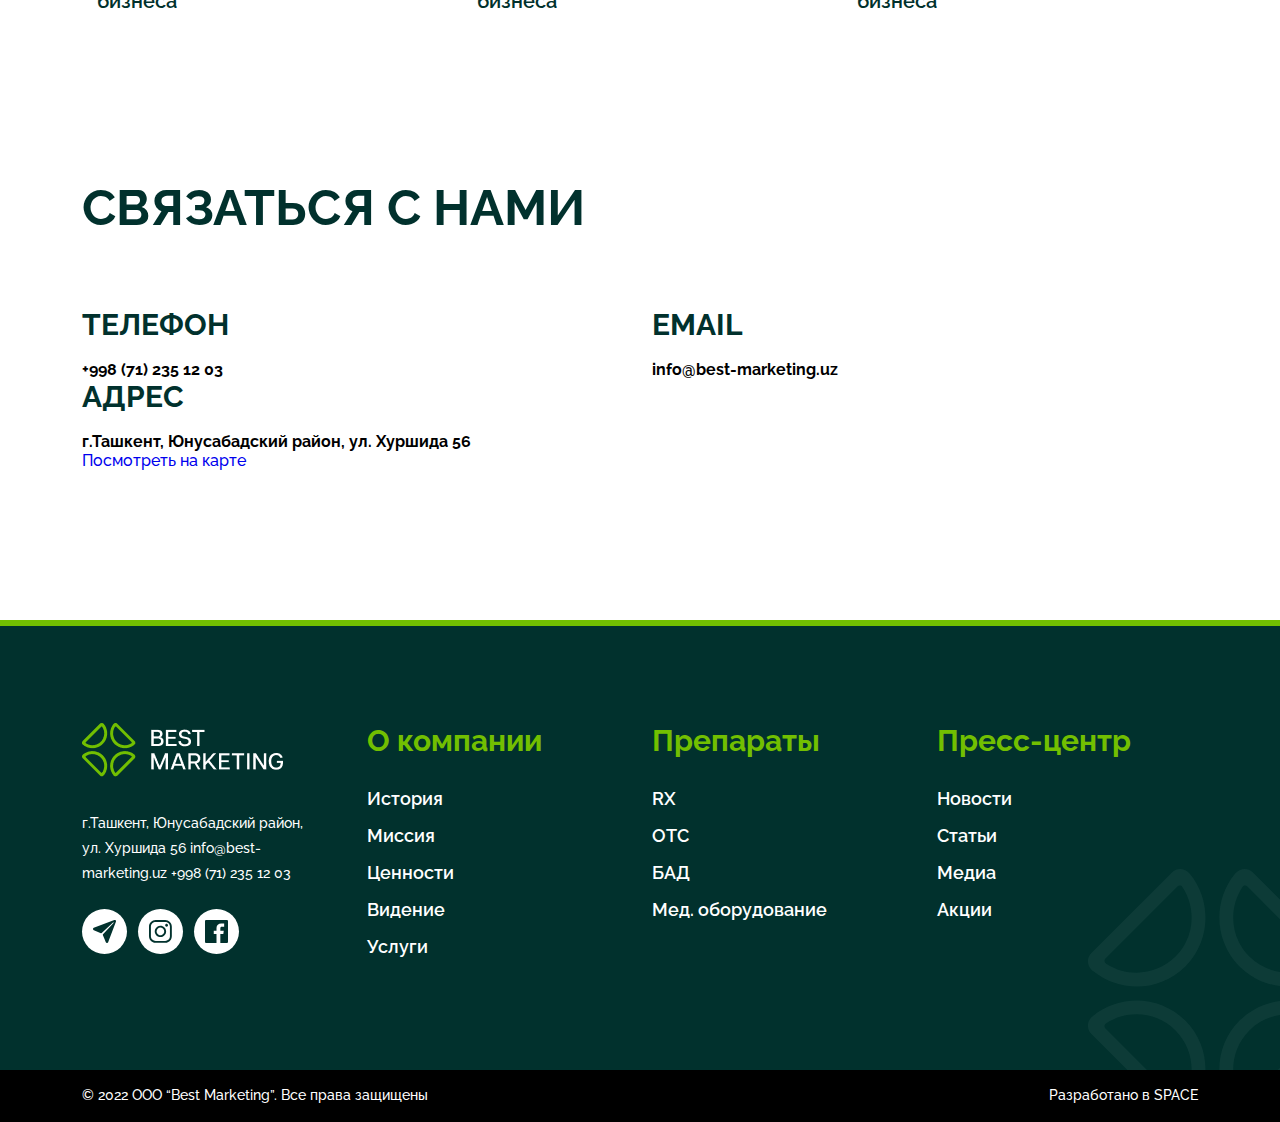
<file: press-cetner.html>
<!DOCTYPE html>
<html lang="en">

<head>
    <meta charset="UTF-8">
    <meta http-equiv="X-UA-Compatible" content="IE=edge">
    <meta name="viewport" content="width=device-width, initial-scale=1.0">
    <title>Пресс-центр</title>
    <link rel="stylesheet" href="styles/bootstrap-grid.min.css">
    <link rel="stylesheet" href="styles/style.css">
</head>

<body>
    <header class="header">
        <nav class="container header-navigation d-flex">
            <div class="logo">
                <a href="#">
                    <svg width="201" height="55" viewBox="0 0 201 55" fill="none" xmlns="http://www.w3.org/2000/svg">
                        <path
                            d="M3.76101 20.0096C3.45821 20.3124 3.50008 20.8216 3.85593 21.0597C8.43773 24.1263 14.7107 23.6384 18.7538 19.5951C22.7971 15.5518 23.2849 9.27907 20.2184 4.69749C19.9804 4.34134 19.4712 4.29947 19.1683 4.60235L3.76101 20.0096V20.0096ZM20.8551 21.6963C15.4577 27.0936 6.88701 27.4311 1.09303 22.7085C1.03121 22.6581 0.933883 22.571 0.813428 22.4604C-0.238773 21.4924 -0.273987 19.8422 0.737181 18.831L17.9903 1.57768C19.0009 0.567269 20.6506 0.600897 21.618 1.65257C21.7228 1.76637 21.8052 1.85864 21.8534 1.91728C26.5903 7.71149 26.2577 16.2937 20.8551 21.6963V21.6963Z"
                            fill="#72BF01" />
                        <path
                            d="M49.5564 34.9905C49.8593 34.6876 49.8174 34.1784 49.4615 33.9404C44.8797 30.8739 38.607 31.3617 34.5636 35.405C30.5203 39.4483 30.0325 45.7211 33.0991 50.3026C33.3371 50.6587 33.8463 50.7006 34.1491 50.3977L49.5564 34.9905V34.9905ZM32.4624 33.3037C37.8597 27.9065 46.4305 27.569 52.2244 32.2915C52.2863 32.3419 52.3838 32.4291 52.504 32.5398C53.5562 33.5077 53.5915 35.1579 52.5803 36.169L35.3272 53.4225C34.3165 54.4328 32.6669 54.3992 31.6995 53.3475C31.5947 53.2337 31.5123 53.1414 31.4641 53.0828C26.7271 47.2886 27.0598 38.7064 32.4624 33.3037Z"
                            fill="#72BF01" />
                        <path
                            d="M19.1683 50.3985C19.4712 50.7013 19.98 50.6594 20.2184 50.3036C23.2849 45.7218 22.797 39.4488 18.7538 35.4057C14.7105 31.3624 8.43772 30.8743 3.85591 33.9411C3.50006 34.1791 3.4579 34.6881 3.761 34.9912L19.1683 50.3985V50.3985ZM20.855 33.3045C26.2523 38.7018 26.5898 47.2722 21.8673 53.0665C21.8169 53.1283 21.7297 53.2256 21.619 53.3461C20.6511 54.3983 19.0006 54.4332 17.9897 53.4223L0.736336 36.1692C-0.274001 35.1586 -0.240449 33.5089 0.811299 32.5415C0.924801 32.4367 1.01737 32.3543 1.07601 32.3061C6.87022 27.5689 15.4524 27.9018 20.855 33.3045Z"
                            fill="#72BF01" />
                        <path
                            d="M34.1491 4.60215C33.8463 4.29935 33.3373 4.34122 33.099 4.69737C30.0325 9.27887 30.5206 15.5519 34.5636 19.595C38.6069 23.6382 44.8797 24.1264 49.4615 21.0598C49.8174 20.8215 49.8595 20.3126 49.5564 20.0095L34.1491 4.60215V4.60215ZM32.4624 21.6964C27.0651 16.2989 26.7276 7.72845 31.4505 1.93417C31.5006 1.87258 31.5878 1.77502 31.6984 1.65457C32.6663 0.602592 34.3168 0.567378 35.3277 1.57832L52.5811 18.8317C53.5914 19.8421 53.5578 21.4919 52.5061 22.4594C52.3926 22.5642 52.3001 22.6465 52.2414 22.6945C46.4472 27.4318 37.865 27.099 32.4624 21.6964V21.6964Z"
                            fill="#72BF01" />
                        <path
                            d="M69.3115 31.0762H72.2714L77.682 44.0714L83.0929 31.0762H86.0525V47.2624H83.6477V35.3772H83.5554L78.63 47.2624H76.7338L71.7854 35.3772H71.7161V47.2624H69.3115V31.0762Z"
                            fill="#01312D" />
                        <path
                            d="M93.1648 41.7131H99.2232L96.2633 33.5967H96.1244L93.1648 41.7131ZM101.258 47.2627L99.8936 43.5398H92.4941L91.1299 47.2627H88.6094L94.691 31.0764H97.6967L103.778 47.2627H101.258Z"
                            fill="#01312D" />
                        <path
                            d="M108.763 39.1926H112.37C113.527 39.1926 114.398 38.9345 114.983 38.4179C115.569 37.9015 115.862 37.1655 115.862 36.2095C115.862 35.2384 115.569 34.4911 114.983 33.9665C114.398 33.4429 113.527 33.1806 112.37 33.1806H108.763V39.1926ZM116.047 47.2624L112.556 41.2967H112.463H108.763V47.2624H106.358V31.0762H112.463C114.39 31.0762 115.847 31.5312 116.833 32.4405C117.82 33.3504 118.313 34.6065 118.313 36.2095C118.313 37.4433 118.016 38.472 117.423 39.2966C116.829 40.1214 115.947 40.6956 114.775 41.0195L118.452 47.2624H116.047V47.2624Z"
                            fill="#01312D" />
                        <path
                            d="M131.854 47.2627L126.05 40.1638L123.668 42.8462V47.2627H121.264V31.0764H123.668V39.6551L131.206 31.0764H134.074L127.553 38.4529L134.652 47.2627H131.854Z"
                            fill="#01312D" />
                        <path
                            d="M136.965 31.0762H147.486V33.1806H139.369V38.0362H146.792V39.9556H139.369V45.1583H147.717V47.2624H136.965V31.0762Z"
                            fill="#01312D" />
                        <path d="M154.806 33.1806H149.835V31.0762H162.183V33.1806H157.211V47.2626H154.806V33.1806Z"
                            fill="#01312D" />
                        <path d="M165.146 31.0762H167.55V47.2624H165.146V31.0762Z" fill="#01312D" />
                        <path
                            d="M171.298 31.0762H173.887L181.796 43.4935H181.865V31.0762H184.27V47.2624H181.587L173.749 34.9609H173.702V47.2624H171.298V31.0762Z"
                            fill="#01312D" />
                        <path
                            d="M190.329 46.5342C189.196 45.8947 188.321 44.9504 187.704 43.7017C187.088 42.453 186.779 40.95 186.779 39.1927C186.779 37.4354 187.091 35.9324 187.716 34.6834C188.34 33.435 189.215 32.4867 190.34 31.8392C191.465 31.1922 192.76 30.8683 194.225 30.8683C195.874 30.8683 197.262 31.2655 198.387 32.0592C199.512 32.8531 200.229 34.013 200.538 35.5391H198.156C197.847 34.6605 197.354 34.0095 196.676 33.5851C195.998 33.1615 195.181 32.9493 194.225 32.9493C192.653 32.9493 191.427 33.4968 190.548 34.5912C189.67 35.6858 189.23 37.2039 189.23 39.1466C189.23 41.1041 189.673 42.6378 190.56 43.7479C191.446 44.8576 192.683 45.4127 194.271 45.4127C195.597 45.4127 196.657 45.0197 197.45 44.2335C198.244 43.4471 198.634 42.2757 198.618 40.7189H194.872V38.7766H201V39.8864C201 42.4146 200.43 44.3143 199.289 45.586C198.148 46.8578 196.491 47.4939 194.317 47.4939C192.791 47.4939 191.462 47.174 190.329 46.5342V46.5342Z"
                            fill="#01312D" />
                        <path
                            d="M78.1214 21.0794C78.7068 20.5708 79 19.8926 79 19.0448C79 18.1968 78.7068 17.5263 78.1214 17.0329C77.5355 16.5397 76.6568 16.2928 75.4854 16.2928H71.7162V21.8424H75.4854C76.6568 21.8424 77.5355 21.5883 78.1214 21.0794V21.0794ZM77.312 13.6686C77.7746 13.2753 78.0059 12.7089 78.0059 11.9689C78.0059 11.2442 77.7746 10.6935 77.312 10.3154C76.8495 9.93799 76.1865 9.74922 75.3233 9.74922H71.7162V14.258H75.3233C76.1865 14.258 76.8495 14.0616 77.312 13.6686ZM75.4854 7.71411C77.1502 7.71411 78.3989 8.06898 79.2314 8.7778C80.0637 9.48723 80.4799 10.4506 80.4799 11.6681C80.4799 12.5164 80.2871 13.2215 79.9019 13.784C79.5165 14.347 78.9614 14.7592 78.2371 15.021C79.3005 15.3142 80.1176 15.8152 80.6881 16.5242C81.2581 17.2333 81.5436 18.1275 81.5436 19.2063C81.5436 20.6094 81.0426 21.7424 80.0405 22.6056C79.0382 23.4691 77.5664 23.9004 75.6241 23.9004H69.3115V7.71411H75.4854V7.71411Z"
                            fill="#01312D" />
                        <path
                            d="M83.8213 7.71411H94.3424V9.81821H86.2261V14.6741H93.6487V16.5935H86.2261V21.7962H94.5735V23.9004H83.8213V7.71411Z"
                            fill="#01312D" />
                        <path
                            d="M98.1812 22.7444C97.0634 21.8193 96.5049 20.5707 96.5049 18.9983H98.9556C99.0022 19.9231 99.3526 20.6712 100.008 21.2414C100.663 21.8116 101.63 22.0969 102.91 22.0969C104.097 22.0969 104.999 21.854 105.615 21.3686C106.232 20.8831 106.54 20.2164 106.54 19.3681C106.54 18.6132 106.294 18.0351 105.8 17.6343C105.307 17.2335 104.59 16.9406 103.65 16.7553L101.453 16.316C98.4625 15.7306 96.9671 14.2737 96.9671 11.9458C96.9671 10.5585 97.4718 9.47169 98.4817 8.68549C99.4915 7.89936 100.891 7.5061 102.679 7.5061C104.482 7.5061 105.919 7.90706 106.991 8.70868C108.062 9.51008 108.598 10.6124 108.598 12.0151H106.147C106.132 11.2599 105.819 10.659 105.211 10.2114C104.602 9.76466 103.766 9.54098 102.702 9.54098C101.607 9.54098 100.794 9.77207 100.262 10.2346C99.7306 10.6972 99.4645 11.2831 99.4645 11.9919C99.4645 13.287 100.328 14.1041 102.054 14.4432L104.159 14.8593C105.808 15.183 107.037 15.6957 107.847 16.3968C108.656 17.0984 109.06 18.0813 109.06 19.3452C109.06 20.8868 108.506 22.0702 107.396 22.8945C106.286 23.7196 104.783 24.1317 102.887 24.1317C100.867 24.1317 99.2987 23.6692 98.1812 22.7444V22.7444Z"
                            fill="#01312D" />
                        <path d="M115.155 9.81821H110.184V7.71411H122.531V9.81821H117.56V23.9004H115.155V9.81821Z"
                            fill="#01312D" />
                    </svg>
                </a>
            </div>
            <ul class="navigation-list d-flex">
                <li class="nav-list-item">
                    <a href="about.html" class="nav-link">О нас</a>
                </li>
                <li class="nav-list-item">
                    <a href="" class="nav-link">Услуги</a>
                </li>
                <li class="nav-list-item">
                    <a href="category.html" class="nav-link">Препараты</a>
                </li>
                <li class="nav-list-item">
                    <a href="" class="nav-link">Пресс-центр</a>
                </li>
                <li class="nav-list-item">
                    <a href="" class="nav-link">Вакансии</a>
                </li>
                <li class="nav-list-item">
                    <a href="" class="nav-link">Контакты</a>
                </li>
            </ul>
            <div class="call-block">
                <a href="" class="call-link">Позвонить</a>
            </div>
        </nav>
    </header>
    <div class="main">
        <div class="container">
            <div class="this-page mb-30">
                <span>Главная <span class="gray"> / Пресс-центр</span>
            </div>
            <h2 class="main-header mb-30">Пресс-центр</h2>
            <div class="page-nav d-flex mb-50">
                <div class="pg-title">
                    <span class="title mr-10">Новости</span><span class="numbs">26</span>
                </div>
                <div class="pg-title">
                    <span class="title mr-10">Статьи</span><span class="numbs">15</span>
                </div>
                <div class="pg-title">
                    <span class="title mr-10">Акции</span><span class="numbs">8</span>
                </div>
                <div class="pg-title">
                    <span class="title mr-10">Медиа</span><span class="numbs"><svg width="27" height="17"
                            viewBox="0 0 27 17" fill="none" xmlns="http://www.w3.org/2000/svg">
                            <path fill-rule="evenodd" clip-rule="evenodd"
                                d="M-3.71547e-07 8.5C-3.82494e-07 8.24955 0.101587 8.00936 0.282414 7.83227C0.463241 7.65518 0.708496 7.55569 0.964224 7.55569L23.7064 7.55569L17.6376 1.61408C17.4565 1.43676 17.3548 1.19627 17.3548 0.945504C17.3548 0.694741 17.4565 0.45425 17.6376 0.276933C17.8186 0.0996162 18.0642 1.11774e-06 18.3203 1.10654e-06C18.5763 1.09535e-06 18.8219 0.0996162 19.0029 0.276933L26.7167 7.83143C26.8065 7.91914 26.8778 8.02335 26.9264 8.13808C26.975 8.2528 27 8.37579 27 8.5C27 8.62421 26.975 8.7472 26.9264 8.86192C26.8778 8.97665 26.8065 9.08085 26.7167 9.16857L19.0029 16.7231C18.8219 16.9004 18.5763 17 18.3203 17C18.0642 17 17.8186 16.9004 17.6376 16.7231C17.4565 16.5458 17.3548 16.3053 17.3548 16.0545C17.3548 15.8037 17.4565 15.5632 17.6376 15.3859L23.7064 9.44431L0.964224 9.44431C0.708496 9.44431 0.463241 9.34482 0.282414 9.16773C0.101587 8.99064 -3.60599e-07 8.75045 -3.71547e-07 8.5Z"
                                fill="#01312D" />
                        </svg>
                    </span>
                </div>
            </div>
            <div class="press-center press-center-wrapper mb-200">
                <div class="row">
                    <div class="col-xl-4">
                        <div class="article">
                            <div class="article-img article-img-r">
                                <div class="flag">
                                    <span>Статьи</span>
                                </div>
                                <img src="images/press-centre-1.png" alt="">
                            </div>
                            <div class="article-txt article-news-txt-r">
                                <span class="date">15.02.2022</span>
                                <h4>Основы фармацевтического бизнеса</h4>
                            </div>
                        </div>
                    </div>                   
                    <div class="col-xl-4">
                        <div class="article">
                            <div class="article-img article-img-r">
                                <div class="flag">
                                    <span>Статьи</span>
                                </div>
                                <img src="images/press-centre-2.png" alt="">
                            </div>
                            <div class="article-txt article-news-txt-r">
                                <span class="date">15.02.2022</span>
                                <h4>Что такое БАДы и насколько они безопасны?</h4>
                            </div>
                        </div>
                    </div>
                    <div class="col-xl-4">
                        <div class="article">
                            <div class="article-img article-img-r">
                                <div class="flag">
                                    <span>Новости</span>
                                </div>
                                <img src="images/press-centre-3.png" alt="">
                            </div>
                            <div class="article-news-txt article-news-txt-r">
                                <span class="date">15.02.2022</span>
                                <h4>Нормы артериального давления в возрасте</h4>
                                <p>Быть или не быть препарату лекарством — в каждой стране решает свой государственный
                                    регулирующий орган. У нас это Минздрав.</p>
                            </div>
                        </div>
                    </div>
                    <div class="col-xl-4">
                        <div class="article">
                            <div class="article-img article-img-r">
                                <div class="flag">
                                    <span>Статьи</span>
                                </div>
                                <img src="images/press-centre-4.png" alt="">
                            </div>
                            <div class="article-txt article-news-txt-r">
                                <span class="date">15.02.2022</span>
                                <h4>Витамин C для профилактики и лечения сезонных болезнейПр</h4>
                            </div>
                        </div>
                    </div>
                    <div class="col-xl-4">
                        <div class="article">
                            <div class="article-img article-img-r">
                                <div class="flag">
                                    <span>Статьи</span>
                                </div>
                                <img src="images/press-centre-5.png" alt="">
                            </div>
                            <div class="article-txt article-news-txt-r">
                                <span class="date">15.02.2022</span>
                                <h4>Обязательный список препаратов в период пандемии</h4>
                            </div>
                        </div>
                    </div>
                    <div class="col-xl-4">
                        <div class="article">
                            <div class="article-img article-img-r">
                                <div class="flag">
                                    <span>Статьи</span>
                                </div>
                                <img src="images/press-centre-6.png" alt="">
                            </div>
                            <div class="article-txt article-news-txt-r">
                                <span class="date">15.02.2022</span>
                                <h4>Программа по трейд-маркетингу </h4>
                            </div>
                        </div>
                    </div>
                    <div class="col-xl-4">
                        <div class="article">
                            <div class="article-img article-img-r">
                                <div class="flag">
                                    <span>Статьи</span>
                                </div>
                                <img src="images/press-centre-7.png" alt="">
                            </div>
                            <div class="article-txt article-news-txt-r">
                                <span class="date">15.02.2022</span>
                                <h4>Основы фармацевтического бизнеса</h4>
                            </div>
                        </div>
                    </div>
                    <div class="col-xl-4">
                        <div class="article">
                            <div class="article-img article-img-r">
                                <div class="flag">
                                    <span>Статьи</span>
                                </div>
                                <img src="images/press-centre-8.png" alt="">
                            </div>
                            <div class="article-txt article-news-txt-r">
                                <span class="date">15.02.2022</span>
                                <h4>ЧОсновы фармацевтического бизнеса</h4>
                            </div>
                        </div>
                    </div>
                    <div class="col-xl-4">
                        <div class="article">
                            <div class="article-img article-img-r">
                                <div class="flag">
                                    <span>Статьи</span>
                                </div>
                                <img src="images/press-centre-9.png" alt="">
                            </div>
                            <div class="article-txt article-news-txt-r">
                                <span class="date">15.02.2022</span>
                                <h4>Основы фармацевтического бизнеса</h4>
                            </div>
                        </div>
                    </div>
                </div>
            </div>
            <div class="contacts mb-200">
                <div class="head-wrapper">
                    <h2 class="content-head">СВЯЗАТЬСЯ С НАМИ</h2>
                </div>
                <div class="row">
                    <div class="col-xl-6 mb-70">
                        <h3>Телефон</h3>
                        <h4>+998 (71) 235 12 03</h4>
                    </div>
                    <div class="col-xl-6 mb-70">
                        <h3>email</h3>
                        <h4>info@best-marketing.uz</h4>
                    </div>
                    <div class="col-xl-12">
                        <h3>адрес</h3>
                        <h4 class="mb-20">г.Ташкент, Юнусабадский район, ул. Хуршида 56</h4>
                        <a href="#">Посмотреть на карте</a>
                    </div>
                </div>
               </div>
        </div>
    </div>
    <footer>
        <div class="container">
            <div class="footer-wrapper">
                <div class="row">
                    <div class="col-xl-3">
                        <div class="logo mb-30">
                            <img src="images/Logo.png" alt="">
                        </div>
                        <div class="contact-details mb-20">
                            <p>г.Ташкент,  Юнусабадский район,  ул. Хуршида 56 info@best-marketing.uz +998 (71) 235 12 03 </p>
                        </div>
                        <div class="social-icons">
                            <div class="icon-block">
                                <svg width="23" height="23" viewBox="0 0 23 23" fill="none" xmlns="http://www.w3.org/2000/svg">
                                    <path d="M22.6408 0.360806C22.4728 0.192858 22.2599 0.0770453 22.0276 0.0273108C21.7953 -0.0224237 21.5536 -0.00395975 21.3316 0.0804797L0.793953 7.85414H0.789846C0.553044 7.94522 0.35013 8.10718 0.208818 8.31791C0.067506 8.52863 -0.0053146 8.77784 0.000302107 9.03149C0.00591882 9.28515 0.089699 9.53089 0.2402 9.73515C0.390701 9.93941 0.600585 10.0922 0.841186 10.1727L0.862236 10.1794L7.91126 13.1896C8.04875 13.2313 8.19478 13.2363 8.33478 13.2039C8.47478 13.1716 8.60384 13.1031 8.70909 13.0053L20.0224 2.46325C20.0562 2.42954 20.0962 2.4028 20.1402 2.38456C20.1843 2.36631 20.2315 2.35692 20.2792 2.35692C20.3268 2.35692 20.374 2.36631 20.4181 2.38456C20.4621 2.4028 20.5021 2.42954 20.5359 2.46325C20.5696 2.49696 20.5963 2.53699 20.6145 2.58103C20.6328 2.62508 20.6422 2.67229 20.6422 2.71996C20.6422 2.76764 20.6328 2.81485 20.6145 2.85889C20.5963 2.90294 20.5696 2.94296 20.5359 2.97667L9.99363 14.2852C9.89581 14.3905 9.82732 14.5195 9.79497 14.6595C9.76263 14.7995 9.76758 14.9456 9.80932 15.0831L12.8204 22.1364C12.8235 22.1467 12.8266 22.1559 12.8302 22.1657C12.9945 22.6416 13.4103 22.9774 13.9129 23H13.9643C14.218 23.0014 14.4663 22.9265 14.6769 22.7849C14.8875 22.6434 15.0507 22.4417 15.1451 22.2062L22.9175 1.67362C23.0032 1.45145 23.0226 1.20923 22.9735 0.976245C22.9244 0.743263 22.8088 0.529499 22.6408 0.360806Z" fill="#01312D"/>
                                </svg>                                
                            </div>
                            <div class="icon-block">
                                <svg width="23" height="23" viewBox="0 0 23 23" fill="none" xmlns="http://www.w3.org/2000/svg">
                                    <path d="M16.1724 1.90249C17.4329 1.90625 18.6406 2.40864 19.5319 3.29993C20.4232 4.19122 20.9256 5.39899 20.9294 6.65946V16.1724C20.9256 17.4329 20.4232 18.6406 19.5319 19.5319C18.6406 20.4232 17.4329 20.9256 16.1724 20.9294H6.65946C5.39899 20.9256 4.19122 20.4232 3.29993 19.5319C2.40864 18.6406 1.90625 17.4329 1.90249 16.1724V6.65946C1.90625 5.39899 2.40864 4.19122 3.29993 3.29993C4.19122 2.40864 5.39899 1.90625 6.65946 1.90249H16.1724V1.90249ZM16.1724 0H6.65946C2.99668 0 0 2.99668 0 6.65946V16.1724C0 19.8352 2.99668 22.8319 6.65946 22.8319H16.1724C19.8352 22.8319 22.8319 19.8352 22.8319 16.1724V6.65946C22.8319 2.99668 19.8352 0 16.1724 0V0Z" fill="#01312D"/>
                                    <path d="M17.5996 6.65867C17.3174 6.65867 17.0415 6.57498 16.8068 6.41818C16.5721 6.26138 16.3892 6.03851 16.2812 5.77776C16.1732 5.51702 16.145 5.2301 16.2 4.95329C16.2551 4.67648 16.391 4.42221 16.5906 4.22264C16.7901 4.02308 17.0444 3.88717 17.3212 3.83211C17.598 3.77705 17.8849 3.80531 18.1457 3.91331C18.4064 4.02132 18.6293 4.20422 18.7861 4.43889C18.9429 4.67355 19.0266 4.94945 19.0266 5.23168C19.027 5.41919 18.9904 5.60493 18.9188 5.77824C18.8472 5.95155 18.7421 6.10902 18.6095 6.24161C18.4769 6.3742 18.3195 6.4793 18.1462 6.55087C17.9728 6.62244 17.7871 6.65907 17.5996 6.65867V6.65867Z" fill="#01312D"/>
                                    <path d="M11.416 7.61049C12.1686 7.61049 12.9044 7.83368 13.5302 8.25183C14.156 8.66998 14.6438 9.26432 14.9318 9.95968C15.2198 10.655 15.2952 11.4202 15.1483 12.1584C15.0015 12.8966 14.6391 13.5746 14.1069 14.1069C13.5746 14.6391 12.8966 15.0015 12.1584 15.1483C11.4202 15.2952 10.655 15.2198 9.95968 14.9318C9.26432 14.6437 8.66999 14.156 8.25183 13.5302C7.83368 12.9044 7.6105 12.1686 7.6105 11.416C7.61157 10.407 8.01285 9.43972 8.72629 8.72628C9.43972 8.01285 10.407 7.61157 11.416 7.61049V7.61049ZM11.416 5.70801C10.287 5.70801 9.18347 6.04277 8.2448 6.66997C7.30613 7.29717 6.57453 8.18863 6.1425 9.23163C5.71048 10.2746 5.59744 11.4223 5.81769 12.5295C6.03793 13.6368 6.58156 14.6538 7.37983 15.4521C8.17811 16.2504 9.19517 16.794 10.3024 17.0143C11.4096 17.2345 12.5573 17.1215 13.6003 16.6894C14.6433 16.2574 15.5348 15.5258 16.162 14.5871C16.7892 13.6485 17.1239 12.5449 17.1239 11.416C17.1239 9.90213 16.5226 8.45028 15.4521 7.37983C14.3817 6.30938 12.9298 5.70801 11.416 5.70801V5.70801Z" fill="#01312D"/>
                                </svg>                                                                
                            </div>
                            <div class="icon-block">
                                <svg width="23" height="23" viewBox="0 0 23 23" fill="none" xmlns="http://www.w3.org/2000/svg">
                                    <path d="M21.7304 0H1.26962C0.932938 0.000136061 0.610084 0.133943 0.372014 0.372014C0.133943 0.610084 0.000136061 0.932938 0 1.26962V21.7304C0.000136061 22.0671 0.133943 22.3899 0.372014 22.628C0.610084 22.8661 0.932938 22.9999 1.26962 23H11.5V13.9643H8.75078V10.6786H11.5V8.06027C11.5 5.08978 13.5602 3.47259 16.214 3.47259C17.4836 3.47259 18.8492 3.56808 19.1665 3.61018V6.71261H17.0523C15.6087 6.71261 15.3335 7.39542 15.3335 8.40167V10.6786H18.7732L18.324 13.9643H15.3335V23H21.7304C22.0671 22.9999 22.3899 22.8661 22.628 22.628C22.8661 22.3899 22.9999 22.0671 23 21.7304V1.26962C22.9999 0.932938 22.8661 0.610084 22.628 0.372014C22.3899 0.133943 22.0671 0.000136061 21.7304 0Z" fill="#01312D"/>
                                </svg>                                                                
                            </div>                            
                        </div>
                    </div>
                    <div class="col-xl-3">
                        <h3 class="nav-header mb-30">О компании</h3>
                        <ul class="footer-nav">                        
                            <li>История</li>
                            <li>Миссия</li>
                            <li>Ценности</li>
                            <li>Видение</li>
                            <li>Услуги</li>
                        </ul>
                    </div>
                    <div class="col-xl-3">
                        <h3 class="nav-header mb-30">Препараты</h3>
                        <ul class="footer-nav">                        
                            <li>RX</li>
                            <li>OTC</li>
                            <li>БАД</li>
                            <li>Мед. оборудование </li>                        
                        </ul>
                    </div>
                    <div class="col-xl-3">
                        <h3 class="nav-header mb-30">Пресс-центр</h3>
                        <ul class="footer-nav">                        
                            <li>Новости</li>
                            <li>Статьи</li>
                            <li>Медиа</li>
                            <li>Акции</li>
                        </ul>
                    </div>
                </div>
            </div>         
        </div>
        <div class="rights">
            <div class="container">
                <div class="d-flex">
                    <span>© 2022 OOO “Best Marketing”. Все права защищены</span>
                <span>Разработано в  SPACE</span>
                </div>                
            </div>
        </div>
        <div class="absolute-svg">
            <svg width="193" height="249" viewBox="0 0 193 249" fill="none" xmlns="http://www.w3.org/2000/svg">
                <path d="M18.4847 89.5189C17.0706 90.933 17.2661 93.3109 18.928 94.4229C40.3256 108.744 69.6214 106.466 88.5032 87.5828C107.386 68.7 109.664 39.4055 95.343 18.0089C94.2313 16.3456 91.8534 16.1501 90.4389 17.5646L18.4847 89.5189ZM98.3162 97.3958C73.1099 122.602 33.0835 124.178 6.02484 102.123C5.73616 101.888 5.28161 101.481 4.71907 100.964C-0.194859 96.4433 -0.359315 88.7368 4.36298 84.0145L84.9374 3.43897C89.6572 -1.2798 97.3613 -1.12276 101.879 3.7887C102.369 4.32019 102.753 4.75109 102.979 5.02495C125.101 32.0847 123.547 72.1648 98.3162 97.3958Z" fill="white" fill-opacity="0.05"/>
                <path d="M232.358 159.482C233.772 158.068 233.577 155.69 231.915 154.578C210.517 140.257 181.222 142.535 162.339 161.418C143.457 180.301 141.178 209.595 155.5 230.992C156.611 232.655 158.989 232.85 160.404 231.436L232.358 159.482ZM152.526 151.605C177.733 126.399 217.759 124.823 244.817 146.877C245.106 147.113 245.562 147.52 246.124 148.037C251.037 152.557 251.202 160.264 246.48 164.986L165.905 245.562C161.185 250.28 153.481 250.123 148.963 245.212C148.474 244.68 148.089 244.249 147.864 243.976C125.742 216.916 127.295 176.836 152.526 151.605Z" fill="white" fill-opacity="0.05"/>
                <path d="M90.4409 231.438C91.8554 232.852 94.2319 232.656 95.345 230.994C109.666 209.597 107.388 180.301 88.5052 161.419C69.6224 142.537 40.3276 140.257 18.9299 154.579C17.268 155.691 17.0711 158.068 18.4866 159.483L90.4409 231.438ZM98.3183 151.606C123.524 176.812 125.1 216.837 103.045 243.898C102.81 244.186 102.403 244.641 101.886 245.203C97.3657 250.117 89.6578 250.28 84.9369 245.559L4.36103 164.985C-0.357384 160.265 -0.200691 152.561 4.71112 148.043C5.24119 147.554 5.67351 147.169 5.94737 146.944C33.0072 124.82 73.0872 126.375 98.3183 151.606Z" fill="white" fill-opacity="0.05"/>
                <path d="M160.402 17.564C158.987 16.1499 156.61 16.3454 155.498 18.0087C141.176 39.4049 143.456 68.7008 162.337 87.5826C181.22 106.465 210.515 108.745 231.913 94.4238C233.575 93.3107 233.771 90.9338 232.356 89.5183L160.402 17.564ZM152.524 97.3967C127.318 72.1893 125.742 32.1643 147.798 5.10413C148.032 4.8165 148.44 4.3609 148.956 3.79836C153.477 -1.11452 161.185 -1.27897 165.906 3.44227L246.482 84.0182C251.2 88.7366 251.043 96.4417 246.131 100.96C245.601 101.449 245.169 101.834 244.895 102.058C217.835 124.182 177.755 122.628 152.524 97.3967Z" fill="white" fill-opacity="0.05"/>
            </svg>                
        </div>
    </footer>
</body>

</html>
</file>
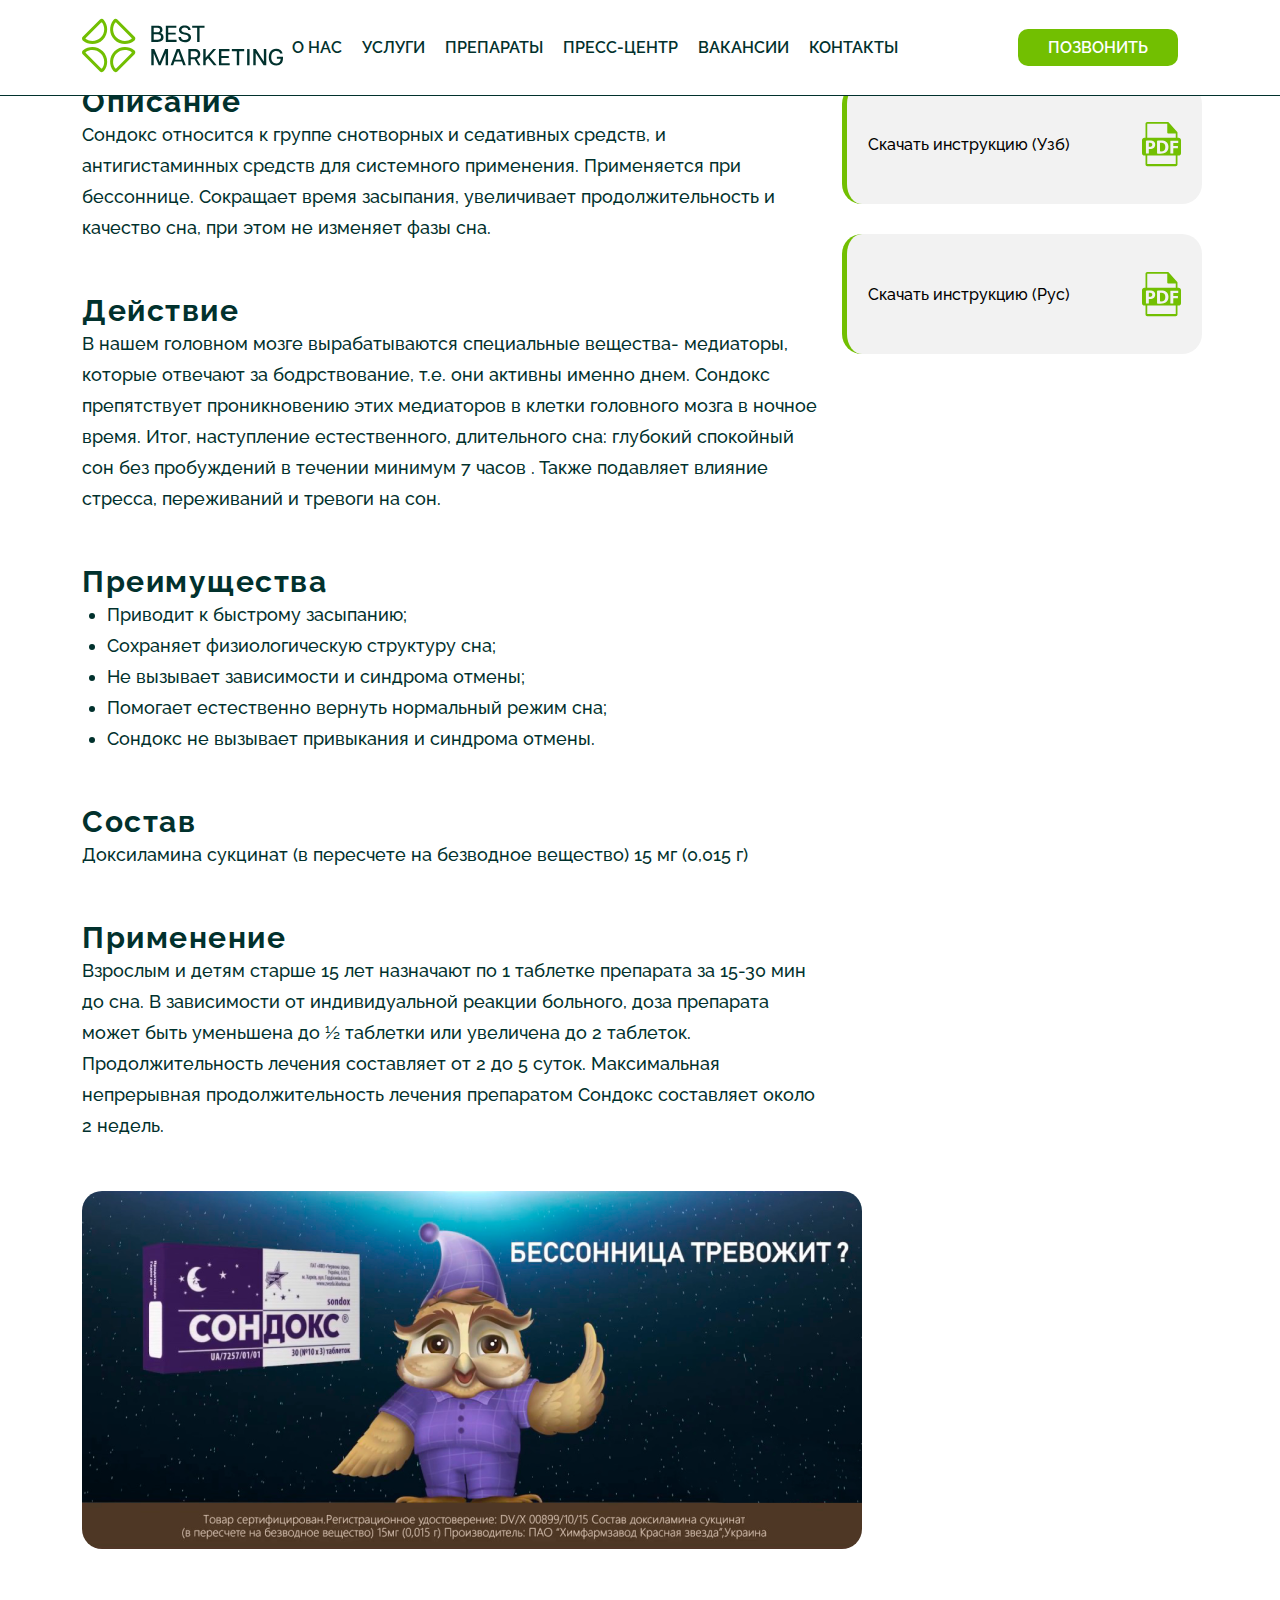
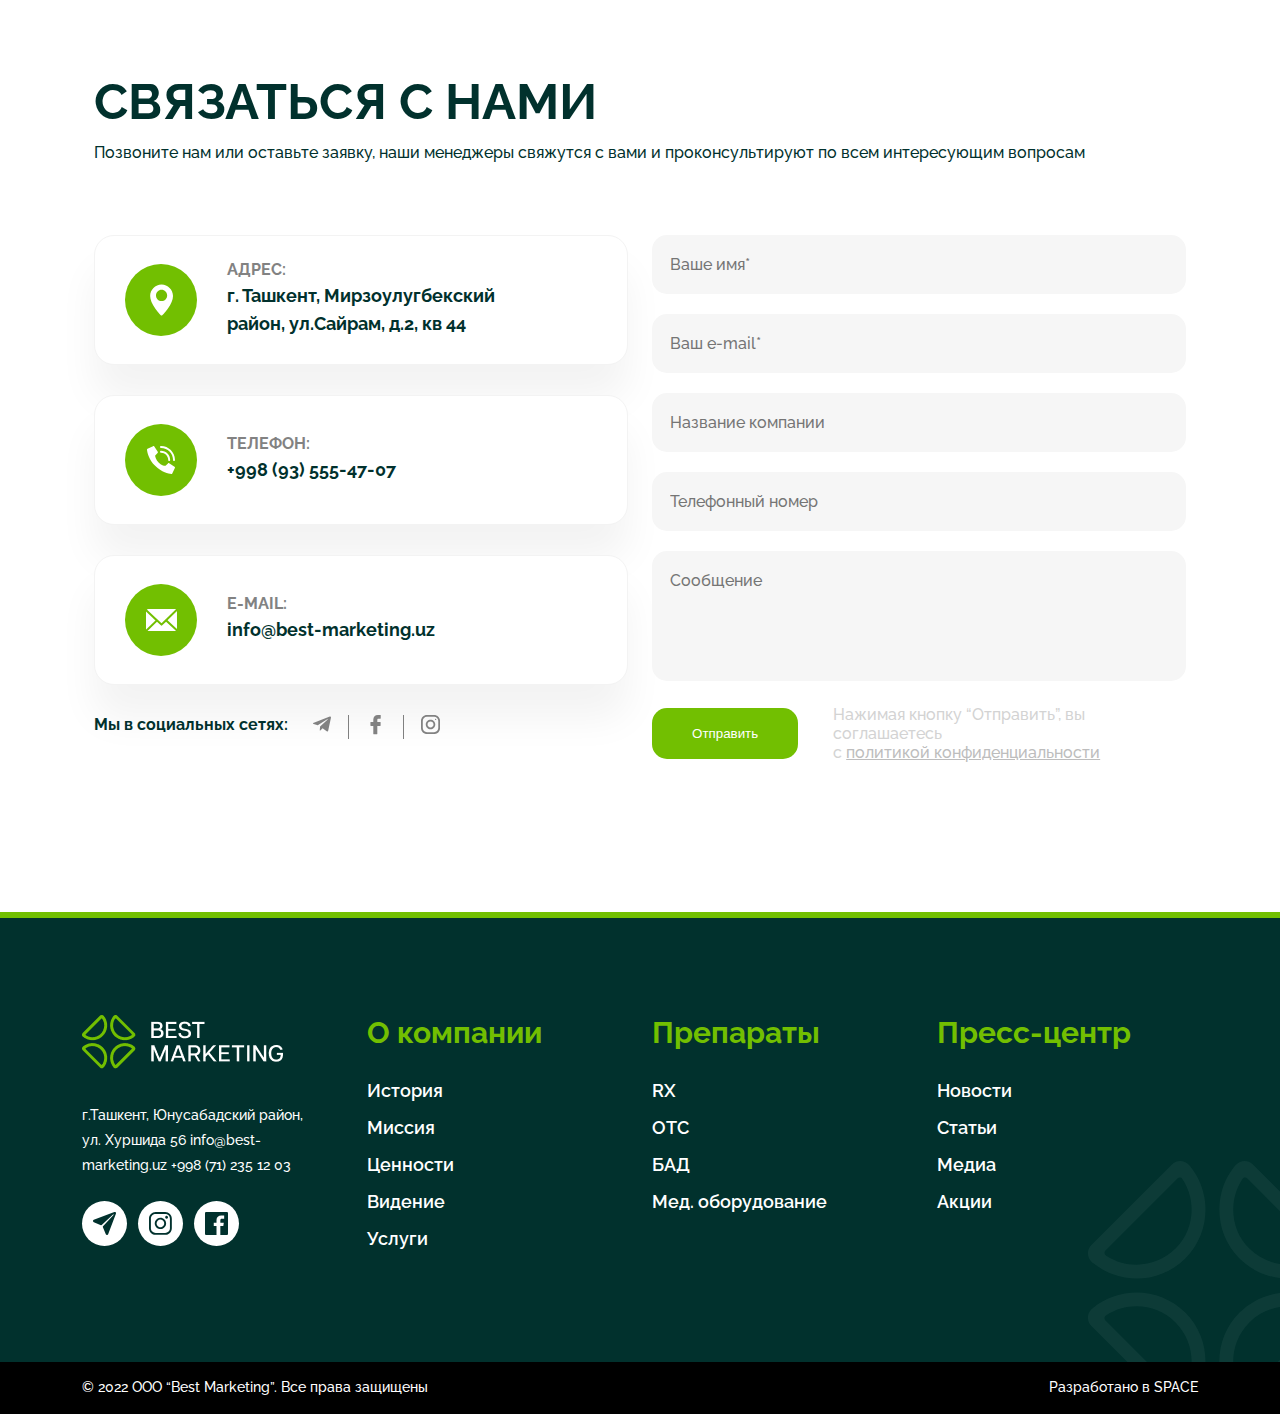
<file: products.html>
<!DOCTYPE html>
<html lang="en">

<head>
    <meta charset="UTF-8">
    <meta http-equiv="X-UA-Compatible" content="IE=edge">
    <meta name="viewport" content="width=device-width, initial-scale=1.0">
    <title>Products page</title>
    <link rel="stylesheet" href="styles/bootstrap-grid.min.css">
    <link rel="stylesheet" href="styles/style.css">
    <link rel="stylesheet" href="styles/hamburgers.css">
    <link rel="stylesheet" href="styles/aos.css">
</head>

<body>
    <header class="header header-fix header-bg">
        <nav class="container header-navigation">
            <div class="logo">
                <a href="/">
                    <svg width="201" height="55" viewBox="0 0 201 55" fill="none" xmlns="http://www.w3.org/2000/svg">
                        <path d="M3.76101 20.0096C3.45821 20.3124 3.50008 20.8216 3.85593 21.0597C8.43773 24.1263 14.7107 23.6384 18.7538 19.5951C22.7971 15.5518 23.2849 9.27907 20.2184 4.69749C19.9804 4.34134 19.4712 4.29947 19.1683 4.60235L3.76101 20.0096ZM20.8551 21.6963C15.4577 27.0936 6.88701 27.4311 1.09303 22.7085C1.03121 22.6581 0.933883 22.571 0.813428 22.4604C-0.238773 21.4924 -0.273987 19.8422 0.737181 18.831L17.9903 1.57768C19.0009 0.567269 20.6506 0.600897 21.618 1.65257C21.7228 1.76637 21.8052 1.85864 21.8534 1.91728C26.5903 7.71149 26.2577 16.2937 20.8551 21.6963Z" fill="#72BF01"/>
                        <path d="M49.5564 34.9905C49.8593 34.6876 49.8174 34.1784 49.4615 33.9404C44.8797 30.8739 38.607 31.3617 34.5636 35.405C30.5203 39.4483 30.0325 45.7211 33.0991 50.3026C33.3371 50.6587 33.8463 50.7006 34.1491 50.3977L49.5564 34.9905ZM32.4624 33.3037C37.8597 27.9065 46.4305 27.569 52.2244 32.2915C52.2863 32.3419 52.3838 32.4291 52.504 32.5398C53.5562 33.5077 53.5914 35.1579 52.5803 36.169L35.3272 53.4225C34.3165 54.4328 32.6669 54.3992 31.6995 53.3475C31.5947 53.2337 31.5123 53.1414 31.4641 53.0828C26.7271 47.2886 27.0598 38.7064 32.4624 33.3037Z" fill="#72BF01"/>
                        <path d="M19.1683 50.3985C19.4712 50.7013 19.98 50.6594 20.2184 50.3036C23.2849 45.7218 22.797 39.4488 18.7538 35.4057C14.7105 31.3624 8.43772 30.8743 3.85591 33.9411C3.50006 34.1791 3.4579 34.6881 3.761 34.9912L19.1683 50.3985ZM20.855 33.3045C26.2523 38.7018 26.5898 47.2722 21.8673 53.0665C21.8169 53.1283 21.7297 53.2256 21.619 53.3461C20.6511 54.3983 19.0006 54.4332 17.9897 53.4223L0.736336 36.1692C-0.274001 35.1586 -0.240449 33.5089 0.811299 32.5415C0.924801 32.4367 1.01737 32.3543 1.07601 32.3061C6.87022 27.5689 15.4524 27.9018 20.855 33.3045Z" fill="#72BF01"/>
                        <path d="M34.1491 4.60215C33.8463 4.29935 33.3373 4.34122 33.099 4.69737C30.0325 9.27887 30.5206 15.5519 34.5636 19.595C38.6069 23.6382 44.8797 24.1264 49.4615 21.0598C49.8174 20.8215 49.8595 20.3126 49.5564 20.0095L34.1491 4.60215ZM32.4624 21.6964C27.0651 16.2989 26.7276 7.72845 31.4505 1.93417C31.5006 1.87258 31.5878 1.77502 31.6984 1.65457C32.6663 0.602592 34.3168 0.567378 35.3277 1.57832L52.5811 18.8317C53.5914 19.8421 53.5578 21.4919 52.5061 22.4594C52.3926 22.5642 52.3001 22.6465 52.2414 22.6945C46.4472 27.4318 37.865 27.099 32.4624 21.6964Z" fill="#72BF01"/>
                        <path d="M69.3115 31.0762H72.2714L77.682 44.0714L83.0929 31.0762H86.0525V47.2624H83.6477V35.3772H83.5554L78.63 47.2624H76.7338L71.7854 35.3772H71.7161V47.2624H69.3115V31.0762Z" fill="#01312D"/>
                        <path d="M93.1648 41.7131H99.2232L96.2633 33.5967H96.1244L93.1648 41.7131ZM101.258 47.2627L99.8936 43.5398H92.4941L91.1299 47.2627H88.6094L94.691 31.0764H97.6967L103.778 47.2627H101.258Z" fill="#01312D"/>
                        <path d="M108.763 39.1926H112.37C113.527 39.1926 114.398 38.9345 114.983 38.4179C115.569 37.9015 115.862 37.1655 115.862 36.2095C115.862 35.2384 115.569 34.4911 114.983 33.9665C114.398 33.4429 113.527 33.1806 112.37 33.1806H108.763V39.1926ZM116.047 47.2624L112.556 41.2967H112.463H108.763V47.2624H106.358V31.0762H112.463C114.39 31.0762 115.847 31.5312 116.833 32.4405C117.82 33.3504 118.313 34.6065 118.313 36.2095C118.313 37.4433 118.016 38.472 117.423 39.2966C116.829 40.1214 115.947 40.6956 114.775 41.0195L118.452 47.2624H116.047Z" fill="#01312D"/>
                        <path d="M131.854 47.2627L126.05 40.1638L123.668 42.8462V47.2627H121.264V31.0764H123.668V39.6551L131.206 31.0764H134.074L127.553 38.4529L134.652 47.2627H131.854Z" fill="#01312D"/>
                        <path d="M136.965 31.0762H147.486V33.1806H139.369V38.0362H146.792V39.9556H139.369V45.1583H147.717V47.2624H136.965V31.0762Z" fill="#01312D"/>
                        <path d="M154.806 33.1806H149.835V31.0762H162.183V33.1806H157.211V47.2626H154.806V33.1806Z" fill="#01312D"/>
                        <path d="M165.146 31.0762H167.55V47.2624H165.146V31.0762Z" fill="#01312D"/>
                        <path d="M171.298 31.0762H173.887L181.796 43.4935H181.865V31.0762H184.27V47.2624H181.587L173.749 34.9609H173.702V47.2624H171.298V31.0762Z" fill="#01312D"/>
                        <path d="M190.329 46.5342C189.196 45.8947 188.321 44.9504 187.704 43.7017C187.088 42.453 186.779 40.95 186.779 39.1927C186.779 37.4354 187.091 35.9324 187.716 34.6834C188.34 33.435 189.215 32.4867 190.34 31.8392C191.465 31.1922 192.76 30.8683 194.225 30.8683C195.874 30.8683 197.262 31.2655 198.387 32.0592C199.512 32.8531 200.229 34.013 200.538 35.5391H198.156C197.847 34.6605 197.354 34.0095 196.676 33.5851C195.998 33.1615 195.181 32.9493 194.225 32.9493C192.653 32.9493 191.427 33.4968 190.548 34.5912C189.67 35.6858 189.23 37.2039 189.23 39.1466C189.23 41.1041 189.673 42.6378 190.56 43.7479C191.446 44.8576 192.683 45.4127 194.271 45.4127C195.597 45.4127 196.657 45.0197 197.45 44.2335C198.244 43.4471 198.634 42.2757 198.618 40.7189H194.872V38.7766H201V39.8864C201 42.4146 200.43 44.3143 199.289 45.586C198.148 46.8578 196.491 47.4939 194.317 47.4939C192.791 47.4939 191.462 47.174 190.329 46.5342Z" fill="#01312D"/>
                        <path d="M78.1214 21.0794C78.7068 20.5708 79 19.8926 79 19.0448C79 18.1968 78.7068 17.5263 78.1214 17.0329C77.5355 16.5397 76.6568 16.2928 75.4854 16.2928H71.7162V21.8424H75.4854C76.6568 21.8424 77.5355 21.5883 78.1214 21.0794ZM77.312 13.6686C77.7746 13.2753 78.0059 12.7089 78.0059 11.9689C78.0059 11.2442 77.7746 10.6935 77.312 10.3154C76.8495 9.93799 76.1865 9.74922 75.3233 9.74922H71.7162V14.258H75.3233C76.1865 14.258 76.8495 14.0616 77.312 13.6686ZM75.4854 7.71411C77.1502 7.71411 78.3989 8.06898 79.2314 8.7778C80.0637 9.48723 80.4799 10.4506 80.4799 11.6681C80.4799 12.5164 80.2871 13.2215 79.9019 13.784C79.5165 14.347 78.9614 14.7592 78.2371 15.021C79.3005 15.3142 80.1176 15.8152 80.6881 16.5242C81.2581 17.2333 81.5436 18.1275 81.5436 19.2063C81.5436 20.6094 81.0426 21.7424 80.0405 22.6056C79.0382 23.4691 77.5664 23.9004 75.6241 23.9004H69.3115V7.71411H75.4854Z" fill="#01312D"/>
                        <path d="M83.8213 7.71411H94.3424V9.81821H86.2261V14.6741H93.6487V16.5935H86.2261V21.7962H94.5735V23.9004H83.8213V7.71411Z" fill="#01312D"/>
                        <path d="M98.1812 22.7444C97.0634 21.8193 96.5049 20.5707 96.5049 18.9983H98.9556C99.0022 19.9231 99.3526 20.6712 100.008 21.2414C100.663 21.8116 101.63 22.0969 102.91 22.0969C104.097 22.0969 104.999 21.854 105.615 21.3686C106.232 20.8831 106.54 20.2164 106.54 19.3681C106.54 18.6132 106.294 18.0351 105.8 17.6343C105.307 17.2335 104.59 16.9406 103.65 16.7553L101.453 16.316C98.4625 15.7306 96.9671 14.2737 96.9671 11.9458C96.9671 10.5585 97.4718 9.47169 98.4817 8.68549C99.4915 7.89936 100.891 7.5061 102.679 7.5061C104.482 7.5061 105.919 7.90706 106.991 8.70868C108.062 9.51008 108.598 10.6124 108.598 12.0151H106.147C106.132 11.2599 105.819 10.659 105.211 10.2114C104.602 9.76466 103.766 9.54098 102.702 9.54098C101.607 9.54098 100.794 9.77207 100.262 10.2346C99.7306 10.6972 99.4645 11.2831 99.4645 11.9919C99.4645 13.287 100.328 14.1041 102.054 14.4432L104.159 14.8593C105.808 15.183 107.037 15.6957 107.847 16.3968C108.656 17.0984 109.06 18.0813 109.06 19.3452C109.06 20.8868 108.506 22.0702 107.396 22.8945C106.286 23.7196 104.783 24.1317 102.887 24.1317C100.867 24.1317 99.2987 23.6692 98.1812 22.7444Z" fill="#01312D"/>
                        <path d="M115.155 9.81821H110.184V7.71411H122.531V9.81821H117.56V23.9004H115.155V9.81821Z" fill="#01312D"/>
                    </svg>                        
                </a>
            </div>
            <button class="hamburger hamburger--collapse is-active" type="button" id="nav-btn">
                <span class="hamburger-box">
                  <span class="hamburger-inner"></span>
                </span>
            </button>
            <ul class="navigation-list">
                <li class="nav-list-item">
                    <a href="about.html" class="nav-link">О нас</a>
                </li>
                <li class="nav-list-item">
                    <a href="services.html" class="nav-link">Услуги</a>
                </li>
                <li class="nav-list-item">
                    <a href="category.html" class="nav-link">Препараты</a>
                </li>
                <li class="nav-list-item">
                    <a href="press-center.html" class="nav-link">Пресс-центр</a>
                </li>
                <li class="nav-list-item">
                    <a href="" class="nav-link">Вакансии</a>
                </li>
                <li class="nav-list-item">
                    <a href="contacts.html" class="nav-link">Контакты</a>
                </li>
                <li class="nav-list-item">
                    <div class="call-block">
                        <a href="#" class="call-link">Позвонить</a>
                    </div>
                </li>
            </ul>
        </nav>
    </header>
    <div class="main">
        <div class="container">
            <div class="bread-crumbs">
                <span>Главная / Препараты / RX Препараты <span class="gray"> / Сондокс</span> <span class="gray">/
                        RX</span>
            </div>
            <h2 class="main-header mb-20">Сондокс</h2>
            <div class="row">
                <div class="col-xl-8">
                    <div class="description mb-50">
                        <h3>Описание</h3>
                        <p>Сондокс относится к группе снотворных и седативных средств, и антигистаминных средств для
                            системного применения.
                            Применяется при бессоннице. Сокращает время засыпания, увеличивает продолжительность и
                            качество сна, при этом не изменяет фазы сна.</p>
                    </div>
                    <div class="description mb-50">
                        <h3>Действие</h3>
                        <p>В нашем головном мозге вырабатываются специальные вещества- медиаторы, которые отвечают за
                            бодрствование, т.е. они активны именно днем. Сондокс препятствует проникновению этих
                            медиаторов в клетки головного мозга в ночное время. Итог, наступление естественного,
                            длительного сна: глубокий спокойный сон без пробуждений в течении минимум 7 часов
                            . Также подавляет влияние стресса, переживаний и тревоги на сон.</p>
                    </div>
                    <div class="description mb-50">
                        <h3 class="mb-10">Преимущества</h3>
                        <ul>
                            <li>Приводит к быстрому засыпанию;</li>
                            <li>Сохраняет физиологическую структуру сна;</li>
                            <li>Не вызывает зависимости и синдрома отмены;</li>
                            <li>Помогает естественно вернуть нормальный режим сна;</li>
                            <li>Сондокс не вызывает привыкания и синдрома отмены.</li>
                        </ul>
                    </div>
                    <div class="description mb-50">
                        <h3 class="mb-10">Состав</h3>
                        <p>Доксиламина сукцинат (в пересчете на безводное вещество) 15 мг (0,015 г)</p>
                    </div>
                    <div class="description mb-50">
                        <h3 class="mb-10">Применение</h3>
                        <p>Взрослым и детям старше 15 лет назначают по 1 таблетке препарата за 15-30 мин до сна. В
                            зависимости от индивидуальной реакции больного, доза препарата может быть уменьшена до ½
                            таблетки или увеличена до 2 таблеток. Продолжительность лечения составляет от 2 до 5 суток.
                            Максимальная непрерывная продолжительность лечения препаратом Сондокс составляет около 2
                            недель.</p>
                    </div>
                    <div class="description">
                        <img src="images/product-1.png" alt="">
                    </div>
                </div>
                <div class="col-xl-4">
                    <div class="instruction">
                        <span>Скачать инструкцию (Узб)</span>
                        <svg width="39" height="45" viewBox="0 0 39 45" fill="none" xmlns="http://www.w3.org/2000/svg">
                            <path
                                d="M10.3038 22.6597C10.3038 21.4741 9.48017 20.7659 8.02781 20.7659C7.43501 20.7659 7.03409 20.8236 6.82349 20.8797V24.6877C7.07309 24.7439 7.37885 24.7641 7.79849 24.7641C9.34757 24.7641 10.3038 23.9795 10.3038 22.6597Z"
                                fill="#72BF01" />
                            <path
                                d="M19.2986 20.8035C18.6481 20.8035 18.2269 20.8612 17.9773 20.9189V29.3554C18.2269 29.4131 18.6278 29.4131 18.9913 29.4131C21.6308 29.4318 23.3531 27.9779 23.3531 24.8985C23.3733 22.2199 21.804 20.8035 19.2986 20.8035Z"
                                fill="#72BF01" />
                            <path
                                d="M36.5321 15.8473H35.4744V10.7445C35.4735 10.7121 35.4704 10.6798 35.465 10.6478C35.4667 10.4426 35.3942 10.2436 35.2607 10.0877L26.7696 0.390787L26.7634 0.384547C26.6555 0.267533 26.5181 0.181833 26.3656 0.136507L26.3188 0.120907C26.2539 0.104747 26.1874 0.0963682 26.1206 0.0959473H5.25252C4.29936 0.0959473 3.5256 0.871267 3.5256 1.82287V15.8473H2.46792C1.10448 15.8473 0 16.9517 0 18.3152V31.1509C0 32.5127 1.10604 33.6188 2.46792 33.6188H3.5256V42.4063C3.5256 43.3579 4.29936 44.1332 5.25252 44.1332H33.7475C34.6991 44.1332 35.4744 43.3579 35.4744 42.4063V33.6188H36.5321C37.8955 33.6188 39 32.5127 39 31.1509V18.3152C39 16.9517 37.894 15.8473 36.5321 15.8473ZM5.25252 1.82287H25.2564V10.6587C25.2564 11.1361 25.6433 11.5214 26.1206 11.5214H33.749V15.8473H5.25252V1.82287ZM26.4529 24.8017C26.4529 27.2696 25.5544 28.9731 24.3079 30.0245C22.9507 31.1524 20.8853 31.6891 18.3596 31.6891C16.848 31.6891 15.7778 31.5923 15.0493 31.4987V18.8331C16.121 18.6615 17.5172 18.5663 18.9914 18.5663C21.4391 18.5663 23.0272 19.0063 24.2705 19.9438C25.6105 20.9375 26.4529 22.5256 26.4529 24.8017ZM3.93276 31.5565V18.8331C4.83132 18.6802 6.09492 18.5663 7.87332 18.5663C9.672 18.5663 10.9543 18.9111 11.8139 19.5991C12.636 20.2496 13.1898 21.3213 13.1898 22.5833C13.1898 23.8469 12.7702 24.9171 12.0042 25.6441C11.0089 26.5816 9.53628 27.0028 7.81404 27.0028C7.43184 27.0028 7.08708 26.9841 6.82032 26.9451V31.5565H3.93276ZM33.7475 41.9383H5.25252V33.6188H33.7475V41.9383ZM36.2497 21.053H31.2936V23.9998H35.9237V26.3726H31.2936V31.5565H28.3686V18.6615H36.2497V21.053Z"
                                fill="#72BF01" />
                        </svg>
                    </div>
                    <div class="instruction">
                        <span>Скачать инструкцию (Рус)</span>
                        <svg width="39" height="45" viewBox="0 0 39 45" fill="none" xmlns="http://www.w3.org/2000/svg">
                            <path
                                d="M10.3038 22.6597C10.3038 21.4741 9.48017 20.7659 8.02781 20.7659C7.43501 20.7659 7.03409 20.8236 6.82349 20.8797V24.6877C7.07309 24.7439 7.37885 24.7641 7.79849 24.7641C9.34757 24.7641 10.3038 23.9795 10.3038 22.6597Z"
                                fill="#72BF01" />
                            <path
                                d="M19.2986 20.8035C18.6481 20.8035 18.2269 20.8612 17.9773 20.9189V29.3554C18.2269 29.4131 18.6278 29.4131 18.9913 29.4131C21.6308 29.4318 23.3531 27.9779 23.3531 24.8985C23.3733 22.2199 21.804 20.8035 19.2986 20.8035Z"
                                fill="#72BF01" />
                            <path
                                d="M36.5321 15.8473H35.4744V10.7445C35.4735 10.7121 35.4704 10.6798 35.465 10.6478C35.4667 10.4426 35.3942 10.2436 35.2607 10.0877L26.7696 0.390787L26.7634 0.384547C26.6555 0.267533 26.5181 0.181833 26.3656 0.136507L26.3188 0.120907C26.2539 0.104747 26.1874 0.0963682 26.1206 0.0959473H5.25252C4.29936 0.0959473 3.5256 0.871267 3.5256 1.82287V15.8473H2.46792C1.10448 15.8473 0 16.9517 0 18.3152V31.1509C0 32.5127 1.10604 33.6188 2.46792 33.6188H3.5256V42.4063C3.5256 43.3579 4.29936 44.1332 5.25252 44.1332H33.7475C34.6991 44.1332 35.4744 43.3579 35.4744 42.4063V33.6188H36.5321C37.8955 33.6188 39 32.5127 39 31.1509V18.3152C39 16.9517 37.894 15.8473 36.5321 15.8473ZM5.25252 1.82287H25.2564V10.6587C25.2564 11.1361 25.6433 11.5214 26.1206 11.5214H33.749V15.8473H5.25252V1.82287ZM26.4529 24.8017C26.4529 27.2696 25.5544 28.9731 24.3079 30.0245C22.9507 31.1524 20.8853 31.6891 18.3596 31.6891C16.848 31.6891 15.7778 31.5923 15.0493 31.4987V18.8331C16.121 18.6615 17.5172 18.5663 18.9914 18.5663C21.4391 18.5663 23.0272 19.0063 24.2705 19.9438C25.6105 20.9375 26.4529 22.5256 26.4529 24.8017ZM3.93276 31.5565V18.8331C4.83132 18.6802 6.09492 18.5663 7.87332 18.5663C9.672 18.5663 10.9543 18.9111 11.8139 19.5991C12.636 20.2496 13.1898 21.3213 13.1898 22.5833C13.1898 23.8469 12.7702 24.9171 12.0042 25.6441C11.0089 26.5816 9.53628 27.0028 7.81404 27.0028C7.43184 27.0028 7.08708 26.9841 6.82032 26.9451V31.5565H3.93276ZM33.7475 41.9383H5.25252V33.6188H33.7475V41.9383ZM36.2497 21.053H31.2936V23.9998H35.9237V26.3726H31.2936V31.5565H28.3686V18.6615H36.2497V21.053Z"
                                fill="#72BF01" />
                        </svg>
                    </div>
                </div>
            </div>
            
            <div class="contacts">
                <div class="container">
                    <div class="head-wrapper">
                        <h2 class="content-head">СВЯЗАТЬСЯ С НАМИ</h2>
                        <p>
                            Позвоните нам или оставьте заявку, наши менеджеры свяжутся с вами и проконсультируют по всем
                            интересующим вопросам
                        </p>
                    </div>
                    <div class="row">
                        <div class="col-xl-6">
                            <div class="contacts-block">
                                <div class="scg-wrapper">
                                    <svg width="23" height="32" viewBox="0 0 23 32" fill="none"
                                        xmlns="http://www.w3.org/2000/svg">
                                        <path
                                            d="M11.5806 0.381836C5.28386 0.381836 0.161133 5.59662 0.161133 12.0065C0.161133 15.5919 1.97451 19.9437 5.55107 24.9411C8.1684 28.5983 10.7475 31.2066 10.8561 31.316C11.0556 31.5168 11.318 31.6175 11.5808 31.6175C11.8359 31.6175 12.0912 31.5225 12.2891 31.3318C12.3979 31.2271 14.9836 28.7244 17.6059 25.1176C21.1853 20.1943 23.0002 15.7831 23.0002 12.0064C23.0001 5.59662 17.8772 0.381836 11.5806 0.381836ZM11.5806 17.025C8.50217 17.025 5.99776 14.5205 5.99776 11.4422C5.99776 8.36379 8.50224 5.85932 11.5806 5.85932C14.659 5.85932 17.1634 8.36379 17.1634 11.4422C17.1634 14.5205 14.6589 17.025 11.5806 17.025Z"
                                            fill="white" />
                                    </svg>
                                </div>
                                <div class="contact-txt">
                                    <h4>Адрес:</h4>
                                    <p>г. Ташкент, Мирзоулугбекский<br> район, ул.Сайрам, д.2, кв 44</p>
                                </div>
                            </div>
                            <div class="contacts-block">
                                <div class="scg-wrapper">
                                    <svg width="28" height="28" viewBox="0 0 28 28" fill="none"
                                        xmlns="http://www.w3.org/2000/svg">
                                        <path
                                            d="M11.5954 16.4043C8.92298 13.7319 8.31956 11.0595 8.18343 9.98878C8.14539 9.69273 8.24727 9.39583 8.45907 9.18552L10.6217 7.02385C10.9398 6.70592 10.9963 6.21044 10.7578 5.82909L7.31452 0.482375C7.05071 0.0601063 6.50905 -0.0922947 6.06376 0.130465L0.536021 2.73383C0.175933 2.91114 -0.0358661 3.29372 0.00501798 3.69301C0.294656 6.44457 1.49424 13.2086 8.14143 19.8563C14.7886 26.5039 21.5517 27.703 24.3047 27.9927C24.704 28.0336 25.0866 27.8218 25.2639 27.4617L27.8672 21.9339C28.0892 21.4896 27.9378 20.9494 27.5173 20.6851L22.1705 17.2428C21.7894 17.0041 21.294 17.0601 20.9758 17.3779L18.8141 19.5406C18.6038 19.7524 18.3069 19.8542 18.0109 19.8162C16.9402 19.6801 14.2678 19.0767 11.5954 16.4043Z"
                                            fill="white" />
                                        <path
                                            d="M22.2075 14.965C21.6743 14.965 21.2421 14.5327 21.2421 13.9995C21.2375 10.0023 17.9983 6.76308 14.0011 6.75856C13.4679 6.75856 13.0356 6.32631 13.0356 5.7931C13.0356 5.25989 13.4679 4.82764 14.0011 4.82764C19.0643 4.83322 23.1674 8.93634 23.173 13.9995C23.173 14.5327 22.7407 14.965 22.2075 14.965Z"
                                            fill="white" />
                                        <path
                                            d="M27.0348 14.9646C26.5016 14.9646 26.0694 14.5324 26.0694 13.9992C26.0619 7.33715 20.6631 1.93837 14.0011 1.93092C13.4679 1.93092 13.0356 1.49867 13.0356 0.96546C13.0356 0.432251 13.4679 0 14.0011 0C21.7291 0.00851337 27.9918 6.27117 28.0003 13.9992C28.0003 14.2552 27.8986 14.5008 27.7175 14.6819C27.5364 14.8629 27.2909 14.9646 27.0348 14.9646Z"
                                            fill="white" />
                                    </svg>
                                </div>
                                <div class="contact-txt">
                                    <h4>Телефон:</h4>
                                    <p>+998 (93) 555-47-07</p>
                                </div>
                            </div>
                            <div class="contacts-block">
                                <div class="scg-wrapper">
                                    <svg width="31" height="23" viewBox="0 0 31 23" fill="none"
                                        xmlns="http://www.w3.org/2000/svg">
                                        <path
                                            d="M30.9772 2.22161C30.9772 2.18619 31.0016 2.15172 31 2.1167L21.54 11.2318L30.9887 20.0558C30.9942 19.9928 30.9772 19.9292 30.9772 19.8648V2.22161Z"
                                            fill="white" />
                                        <path
                                            d="M20.0948 12.6362L16.233 16.3518C16.0375 16.5398 15.7852 16.6341 15.5326 16.6341C15.2854 16.6341 15.0381 16.5438 14.844 16.363L10.9927 12.7741L1.48242 21.941C1.71367 22.0241 1.96188 22.0886 2.22181 22.0886H28.8436C29.2296 22.0886 29.5916 21.971 29.9063 21.7957L20.0948 12.6362Z"
                                            fill="white" />
                                        <path
                                            d="M15.5221 14.2319L29.9592 0.324712C29.6324 0.13037 29.2519 0 28.8441 0H2.22231C1.69127 0 1.20467 0.206195 0.825684 0.520672L15.5221 14.2319Z"
                                            fill="white" />
                                        <path
                                            d="M0 2.56104V19.8652C0 20.0639 0.0456565 20.2554 0.0952187 20.4384L9.48752 11.3939L0 2.56104Z"
                                            fill="white" />
                                    </svg>
                                </div>
                                <div class="contact-txt">
                                    <h4>E-mail:</h4>
                                    <p>info@best-marketing.uz</p>
                                </div>
                            </div>
                            <div class="socials">
                                <p>Мы в социальных сетях:</p>
                                <span>
                                    <svg width="18" height="18" viewBox="0 0 18 18" fill="none"
                                        xmlns="http://www.w3.org/2000/svg">
                                        <path
                                            d="M7.06288 11.3861L6.76513 15.5741C7.19113 15.5741 7.37563 15.3911 7.59688 15.1713L9.59413 13.2626L13.7326 16.2933C14.4916 16.7163 15.0264 16.4936 15.2311 15.5951L17.9476 2.86605L17.9484 2.8653C18.1891 1.7433 17.5426 1.30455 16.8031 1.5798L0.835633 7.69305C-0.254117 8.11605 -0.237617 8.72355 0.650383 8.9988L4.73263 10.2686L14.2149 4.3353C14.6611 4.0398 15.0669 4.2033 14.7331 4.4988L7.06288 11.3861Z"
                                            fill="#828282" />
                                    </svg>
                                </span>
                                <span class="social-span">
                                    <svg width="20" height="20" viewBox="0 0 20 20" fill="none"
                                        xmlns="http://www.w3.org/2000/svg">
                                        <g clip-path="url(#clip0_538_118)">
                                            <path
                                                d="M14.3391 0.00404122L11.8685 0C9.09295 0 7.29925 1.87614 7.29925 4.77996V6.98384H4.81523C4.60058 6.98384 4.42676 7.16125 4.42676 7.38008V10.5733C4.42676 10.7921 4.60078 10.9693 4.81523 10.9693H7.29925V19.0267C7.29925 19.2455 7.47307 19.4227 7.68772 19.4227H10.9287C11.1433 19.4227 11.3171 19.2453 11.3171 19.0267V10.9693H14.2215C14.4362 10.9693 14.61 10.7921 14.61 10.5733L14.6112 7.38008C14.6112 7.27501 14.5702 7.17438 14.4974 7.10002C14.4247 7.02567 14.3256 6.98384 14.2225 6.98384H11.3171V5.11558C11.3171 4.21762 11.527 3.76177 12.6744 3.76177L14.3387 3.76117C14.5531 3.76117 14.7269 3.58376 14.7269 3.36513V0.400081C14.7269 0.181653 14.5533 0.00444535 14.3391 0.00404122Z"
                                                fill="#828282" />
                                        </g>
                                        <defs>
                                            <clipPath id="clip0_538_118">
                                                <rect width="19.0517" height="19.4227" fill="white"
                                                    transform="translate(0.0507812)" />
                                            </clipPath>
                                        </defs>
                                    </svg>
                                </span>
                                <span>
                                    <svg width="20" height="20" viewBox="0 0 20 20" fill="none"
                                        xmlns="http://www.w3.org/2000/svg">
                                        <g clip-path="url(#clip0_538_106)">
                                            <path
                                                d="M13.098 0H5.95364C2.66604 0 0 2.66604 0 5.95364V13.098C0 16.3856 2.66604 19.0517 5.95364 19.0517H13.098C16.3856 19.0517 19.0517 16.3856 19.0517 13.098V5.95364C19.0517 2.66604 16.3856 0 13.098 0ZM17.2656 13.098C17.2656 15.3961 15.3961 17.2656 13.098 17.2656H5.95364C3.65554 17.2656 1.78609 15.3961 1.78609 13.098V5.95364C1.78609 3.65554 3.65554 1.78609 5.95364 1.78609H13.098C15.3961 1.78609 17.2656 3.65554 17.2656 5.95364V13.098Z"
                                                fill="#828282" />
                                            <path
                                                d="M9.5261 4.7627C6.89578 4.7627 4.76318 6.89529 4.76318 9.52561C4.76318 12.1559 6.89578 14.2885 9.5261 14.2885C12.1564 14.2885 14.289 12.1559 14.289 9.52561C14.289 6.89529 12.1564 4.7627 9.5261 4.7627ZM9.5261 12.5024C7.88527 12.5024 6.54928 11.1664 6.54928 9.52561C6.54928 7.88359 7.88527 6.54879 9.5261 6.54879C11.1669 6.54879 12.5029 7.88359 12.5029 9.52561C12.5029 11.1664 11.1669 12.5024 9.5261 12.5024Z"
                                                fill="#828282" />
                                            <path
                                                d="M14.6464 5.0408C14.9969 5.0408 15.281 4.75665 15.281 4.40614C15.281 4.05563 14.9969 3.77148 14.6464 3.77148C14.2959 3.77148 14.0117 4.05563 14.0117 4.40614C14.0117 4.75665 14.2959 5.0408 14.6464 5.0408Z"
                                                fill="#828282" />
                                        </g>
                                        <defs>
                                            <clipPath id="clip0_538_106">
                                                <rect width="19.0517" height="19.0517" fill="white" />
                                            </clipPath>
                                        </defs>
                                    </svg>
                                </span>
        
                            </div>
                        </div>
                        <div class="col-xl-6">
                            <div class="contact-form-block">
                                <form action="" class="contact-form">
                                    <input type="text" placeholder="Ваше имя*" class="mb-20">
                                    <input type="text" placeholder="Ваш e-mail*" class="mb-20">
                                    <input type="text" placeholder="Название компании" class="mb-20">
                                    <input type="text" placeholder="Телефонный номер" class="mb-20">
                                    <textarea name="" placeholder="Сообщение" class="mb-20"></textarea>
                                    <div class="form-btn-block">
                                        <button class="submit-btn">Отправить</button> <span class="gray">Нажимая кнопку
                                            “Отправить”, вы соглашаетесь</br> с <a href="#" class="gray-link">политикой
                                                конфиденциальности</a></span>
                                    </div>
                                </form>
                            </div>
                        </div>
                    </div>
                </div>
            </div>
        </div>
    </div>
    <footer>
        <div class="container">
            <div class="footer-wrapper">
                <div class="row">
                    <div class="col-xl-3">
                        <div class="logo mb-30">
                            <img src="images/Logo.png" alt="">
                        </div>
                        <div class="contact-details mb-20">
                            <p>г.Ташкент,  Юнусабадский район,  ул. Хуршида 56 info@best-marketing.uz +998 (71) 235 12 03 </p>
                        </div>
                        <div class="social-icons">
                            <div class="icon-block">
                                <svg width="23" height="23" viewBox="0 0 23 23" fill="none" xmlns="http://www.w3.org/2000/svg">
                                    <path d="M22.6408 0.360806C22.4728 0.192858 22.2599 0.0770453 22.0276 0.0273108C21.7953 -0.0224237 21.5536 -0.00395975 21.3316 0.0804797L0.793953 7.85414H0.789846C0.553044 7.94522 0.35013 8.10718 0.208818 8.31791C0.067506 8.52863 -0.0053146 8.77784 0.000302107 9.03149C0.00591882 9.28515 0.089699 9.53089 0.2402 9.73515C0.390701 9.93941 0.600585 10.0922 0.841186 10.1727L0.862236 10.1794L7.91126 13.1896C8.04875 13.2313 8.19478 13.2363 8.33478 13.2039C8.47478 13.1716 8.60384 13.1031 8.70909 13.0053L20.0224 2.46325C20.0562 2.42954 20.0962 2.4028 20.1402 2.38456C20.1843 2.36631 20.2315 2.35692 20.2792 2.35692C20.3268 2.35692 20.374 2.36631 20.4181 2.38456C20.4621 2.4028 20.5021 2.42954 20.5359 2.46325C20.5696 2.49696 20.5963 2.53699 20.6145 2.58103C20.6328 2.62508 20.6422 2.67229 20.6422 2.71996C20.6422 2.76764 20.6328 2.81485 20.6145 2.85889C20.5963 2.90294 20.5696 2.94296 20.5359 2.97667L9.99363 14.2852C9.89581 14.3905 9.82732 14.5195 9.79497 14.6595C9.76263 14.7995 9.76758 14.9456 9.80932 15.0831L12.8204 22.1364C12.8235 22.1467 12.8266 22.1559 12.8302 22.1657C12.9945 22.6416 13.4103 22.9774 13.9129 23H13.9643C14.218 23.0014 14.4663 22.9265 14.6769 22.7849C14.8875 22.6434 15.0507 22.4417 15.1451 22.2062L22.9175 1.67362C23.0032 1.45145 23.0226 1.20923 22.9735 0.976245C22.9244 0.743263 22.8088 0.529499 22.6408 0.360806Z" fill="#01312D"/>
                                </svg>                                
                            </div>
                            <div class="icon-block">
                                <svg width="23" height="23" viewBox="0 0 23 23" fill="none" xmlns="http://www.w3.org/2000/svg">
                                    <path d="M16.1724 1.90249C17.4329 1.90625 18.6406 2.40864 19.5319 3.29993C20.4232 4.19122 20.9256 5.39899 20.9294 6.65946V16.1724C20.9256 17.4329 20.4232 18.6406 19.5319 19.5319C18.6406 20.4232 17.4329 20.9256 16.1724 20.9294H6.65946C5.39899 20.9256 4.19122 20.4232 3.29993 19.5319C2.40864 18.6406 1.90625 17.4329 1.90249 16.1724V6.65946C1.90625 5.39899 2.40864 4.19122 3.29993 3.29993C4.19122 2.40864 5.39899 1.90625 6.65946 1.90249H16.1724V1.90249ZM16.1724 0H6.65946C2.99668 0 0 2.99668 0 6.65946V16.1724C0 19.8352 2.99668 22.8319 6.65946 22.8319H16.1724C19.8352 22.8319 22.8319 19.8352 22.8319 16.1724V6.65946C22.8319 2.99668 19.8352 0 16.1724 0V0Z" fill="#01312D"/>
                                    <path d="M17.5996 6.65867C17.3174 6.65867 17.0415 6.57498 16.8068 6.41818C16.5721 6.26138 16.3892 6.03851 16.2812 5.77776C16.1732 5.51702 16.145 5.2301 16.2 4.95329C16.2551 4.67648 16.391 4.42221 16.5906 4.22264C16.7901 4.02308 17.0444 3.88717 17.3212 3.83211C17.598 3.77705 17.8849 3.80531 18.1457 3.91331C18.4064 4.02132 18.6293 4.20422 18.7861 4.43889C18.9429 4.67355 19.0266 4.94945 19.0266 5.23168C19.027 5.41919 18.9904 5.60493 18.9188 5.77824C18.8472 5.95155 18.7421 6.10902 18.6095 6.24161C18.4769 6.3742 18.3195 6.4793 18.1462 6.55087C17.9728 6.62244 17.7871 6.65907 17.5996 6.65867V6.65867Z" fill="#01312D"/>
                                    <path d="M11.416 7.61049C12.1686 7.61049 12.9044 7.83368 13.5302 8.25183C14.156 8.66998 14.6438 9.26432 14.9318 9.95968C15.2198 10.655 15.2952 11.4202 15.1483 12.1584C15.0015 12.8966 14.6391 13.5746 14.1069 14.1069C13.5746 14.6391 12.8966 15.0015 12.1584 15.1483C11.4202 15.2952 10.655 15.2198 9.95968 14.9318C9.26432 14.6437 8.66999 14.156 8.25183 13.5302C7.83368 12.9044 7.6105 12.1686 7.6105 11.416C7.61157 10.407 8.01285 9.43972 8.72629 8.72628C9.43972 8.01285 10.407 7.61157 11.416 7.61049V7.61049ZM11.416 5.70801C10.287 5.70801 9.18347 6.04277 8.2448 6.66997C7.30613 7.29717 6.57453 8.18863 6.1425 9.23163C5.71048 10.2746 5.59744 11.4223 5.81769 12.5295C6.03793 13.6368 6.58156 14.6538 7.37983 15.4521C8.17811 16.2504 9.19517 16.794 10.3024 17.0143C11.4096 17.2345 12.5573 17.1215 13.6003 16.6894C14.6433 16.2574 15.5348 15.5258 16.162 14.5871C16.7892 13.6485 17.1239 12.5449 17.1239 11.416C17.1239 9.90213 16.5226 8.45028 15.4521 7.37983C14.3817 6.30938 12.9298 5.70801 11.416 5.70801V5.70801Z" fill="#01312D"/>
                                </svg>                                                                
                            </div>
                            <div class="icon-block">
                                <svg width="23" height="23" viewBox="0 0 23 23" fill="none" xmlns="http://www.w3.org/2000/svg">
                                    <path d="M21.7304 0H1.26962C0.932938 0.000136061 0.610084 0.133943 0.372014 0.372014C0.133943 0.610084 0.000136061 0.932938 0 1.26962V21.7304C0.000136061 22.0671 0.133943 22.3899 0.372014 22.628C0.610084 22.8661 0.932938 22.9999 1.26962 23H11.5V13.9643H8.75078V10.6786H11.5V8.06027C11.5 5.08978 13.5602 3.47259 16.214 3.47259C17.4836 3.47259 18.8492 3.56808 19.1665 3.61018V6.71261H17.0523C15.6087 6.71261 15.3335 7.39542 15.3335 8.40167V10.6786H18.7732L18.324 13.9643H15.3335V23H21.7304C22.0671 22.9999 22.3899 22.8661 22.628 22.628C22.8661 22.3899 22.9999 22.0671 23 21.7304V1.26962C22.9999 0.932938 22.8661 0.610084 22.628 0.372014C22.3899 0.133943 22.0671 0.000136061 21.7304 0Z" fill="#01312D"/>
                                </svg>                                                                
                            </div>                            
                        </div>
                    </div>
                    <div class="col-xl-3">
                        <h3 class="nav-header mb-30">О компании</h3>
                        <ul class="footer-nav">                        
                            <li>История</li>
                            <li>Миссия</li>
                            <li>Ценности</li>
                            <li>Видение</li>
                            <li>Услуги</li>
                        </ul>
                    </div>
                    <div class="col-xl-3">
                        <h3 class="nav-header mb-30">Препараты</h3>
                        <ul class="footer-nav">                        
                            <li>RX</li>
                            <li>OTC</li>
                            <li>БАД</li>
                            <li>Мед. оборудование </li>                        
                        </ul>
                    </div>
                    <div class="col-xl-3">
                        <h3 class="nav-header mb-30">Пресс-центр</h3>
                        <ul class="footer-nav">                        
                            <li>Новости</li>
                            <li>Статьи</li>
                            <li>Медиа</li>
                            <li>Акции</li>
                        </ul>
                    </div>
                </div>
            </div>         
        </div>
        <div class="rights">
            <div class="container">
                <div class="d-flex">
                    <span>© 2022 OOO “Best Marketing”. Все права защищены</span>
                <span>Разработано в  SPACE</span>
                </div>                
            </div>
        </div>
        <div class="absolute-svg">
            <svg width="193" height="249" viewBox="0 0 193 249" fill="none" xmlns="http://www.w3.org/2000/svg">
                <path d="M18.4847 89.5189C17.0706 90.933 17.2661 93.3109 18.928 94.4229C40.3256 108.744 69.6214 106.466 88.5032 87.5828C107.386 68.7 109.664 39.4055 95.343 18.0089C94.2313 16.3456 91.8534 16.1501 90.4389 17.5646L18.4847 89.5189ZM98.3162 97.3958C73.1099 122.602 33.0835 124.178 6.02484 102.123C5.73616 101.888 5.28161 101.481 4.71907 100.964C-0.194859 96.4433 -0.359315 88.7368 4.36298 84.0145L84.9374 3.43897C89.6572 -1.2798 97.3613 -1.12276 101.879 3.7887C102.369 4.32019 102.753 4.75109 102.979 5.02495C125.101 32.0847 123.547 72.1648 98.3162 97.3958Z" fill="white" fill-opacity="0.05"/>
                <path d="M232.358 159.482C233.772 158.068 233.577 155.69 231.915 154.578C210.517 140.257 181.222 142.535 162.339 161.418C143.457 180.301 141.178 209.595 155.5 230.992C156.611 232.655 158.989 232.85 160.404 231.436L232.358 159.482ZM152.526 151.605C177.733 126.399 217.759 124.823 244.817 146.877C245.106 147.113 245.562 147.52 246.124 148.037C251.037 152.557 251.202 160.264 246.48 164.986L165.905 245.562C161.185 250.28 153.481 250.123 148.963 245.212C148.474 244.68 148.089 244.249 147.864 243.976C125.742 216.916 127.295 176.836 152.526 151.605Z" fill="white" fill-opacity="0.05"/>
                <path d="M90.4409 231.438C91.8554 232.852 94.2319 232.656 95.345 230.994C109.666 209.597 107.388 180.301 88.5052 161.419C69.6224 142.537 40.3276 140.257 18.9299 154.579C17.268 155.691 17.0711 158.068 18.4866 159.483L90.4409 231.438ZM98.3183 151.606C123.524 176.812 125.1 216.837 103.045 243.898C102.81 244.186 102.403 244.641 101.886 245.203C97.3657 250.117 89.6578 250.28 84.9369 245.559L4.36103 164.985C-0.357384 160.265 -0.200691 152.561 4.71112 148.043C5.24119 147.554 5.67351 147.169 5.94737 146.944C33.0072 124.82 73.0872 126.375 98.3183 151.606Z" fill="white" fill-opacity="0.05"/>
                <path d="M160.402 17.564C158.987 16.1499 156.61 16.3454 155.498 18.0087C141.176 39.4049 143.456 68.7008 162.337 87.5826C181.22 106.465 210.515 108.745 231.913 94.4238C233.575 93.3107 233.771 90.9338 232.356 89.5183L160.402 17.564ZM152.524 97.3967C127.318 72.1893 125.742 32.1643 147.798 5.10413C148.032 4.8165 148.44 4.3609 148.956 3.79836C153.477 -1.11452 161.185 -1.27897 165.906 3.44227L246.482 84.0182C251.2 88.7366 251.043 96.4417 246.131 100.96C245.601 101.449 245.169 101.834 244.895 102.058C217.835 124.182 177.755 122.628 152.524 97.3967Z" fill="white" fill-opacity="0.05"/>
            </svg>                
        </div>
    </footer>
    <script src="js/jquery-3.6.0.min.js"></script>
    <script src="js/aos.js"></script>
    <script src="js/script.js"></script>
</body>

</html>
</file>
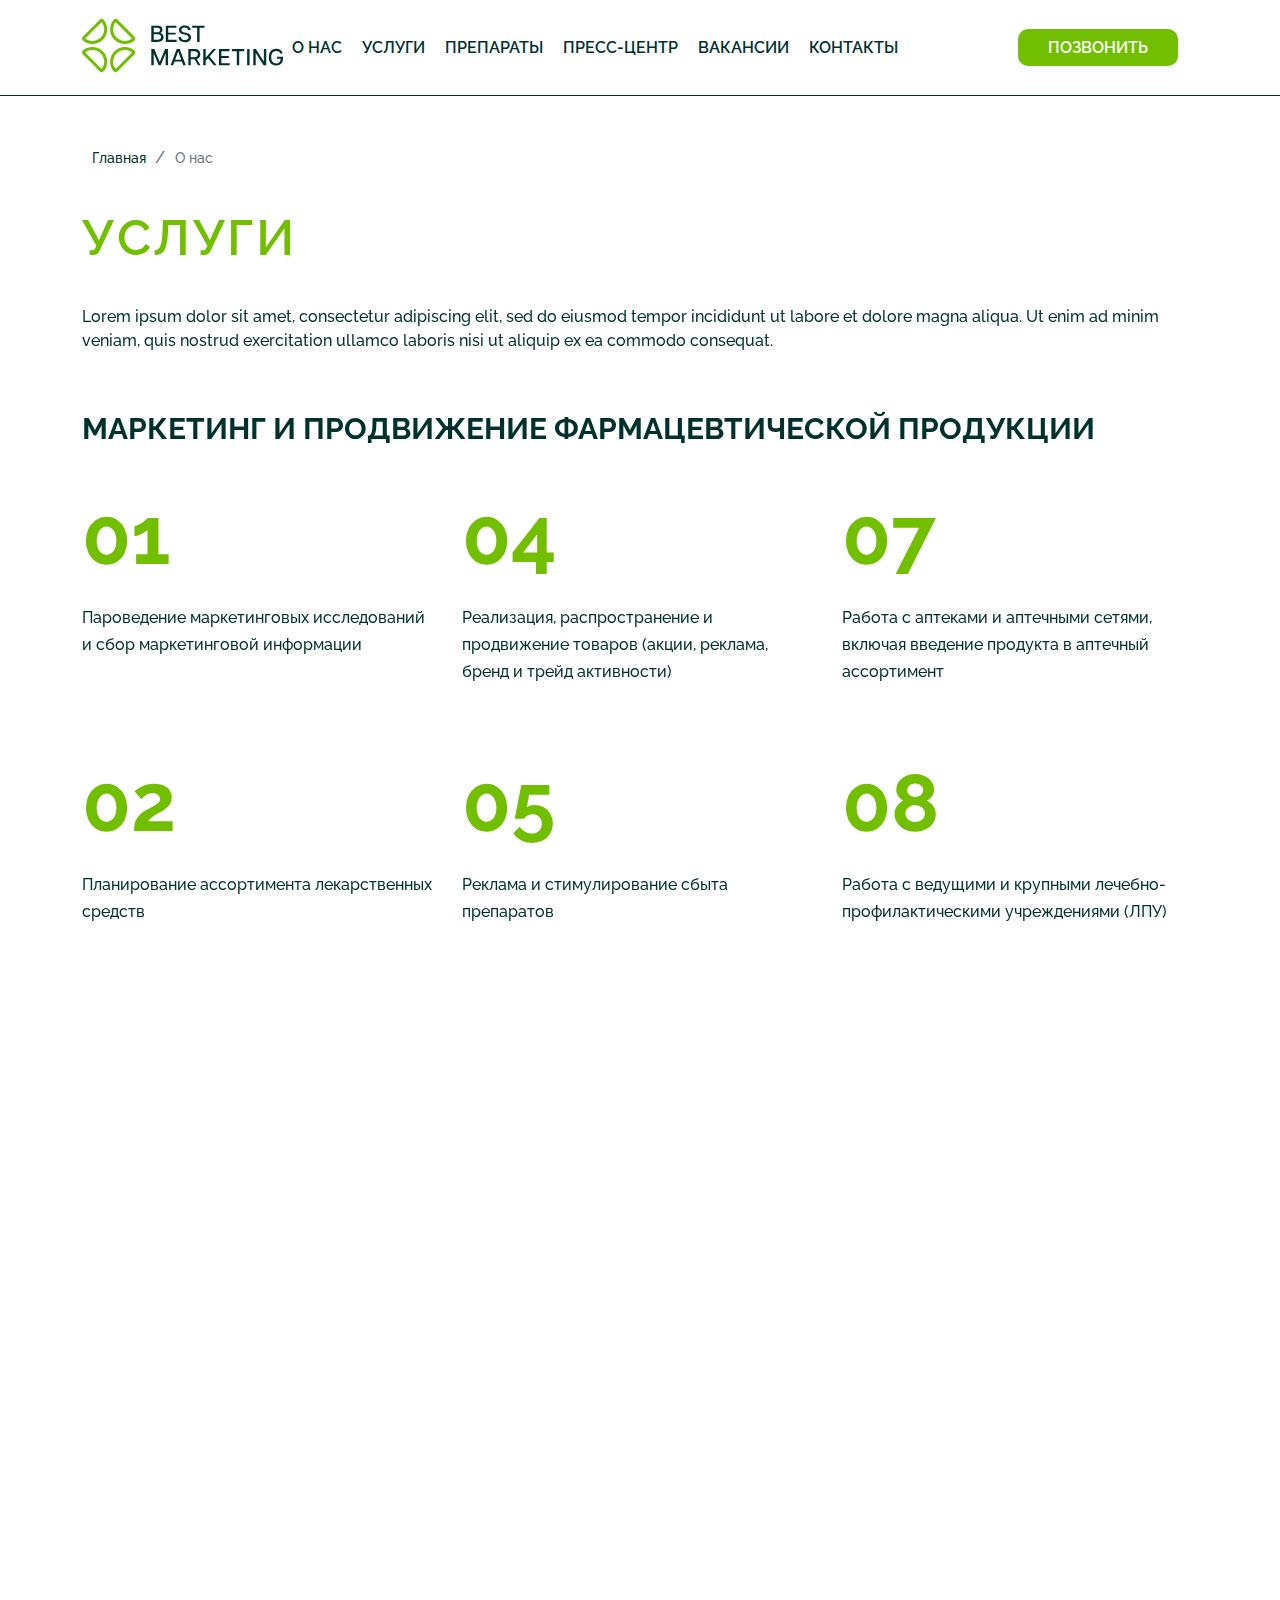
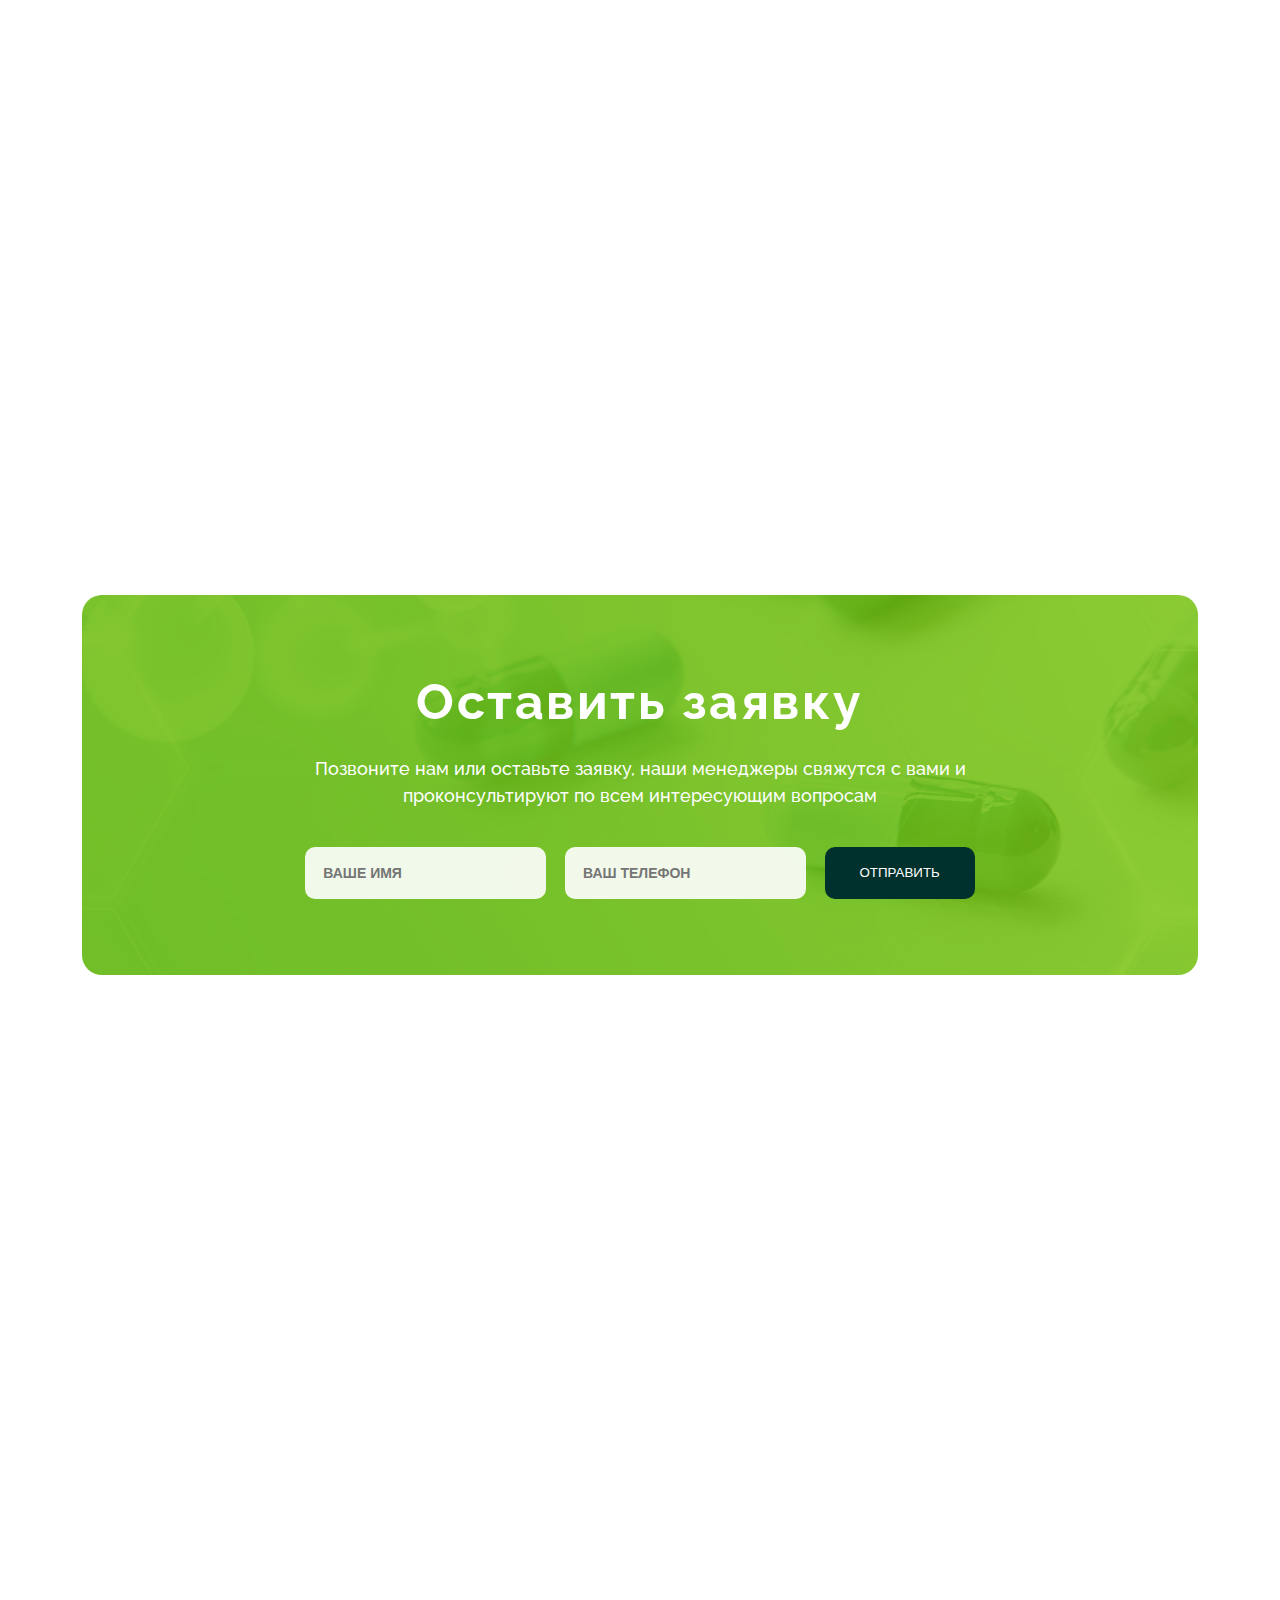
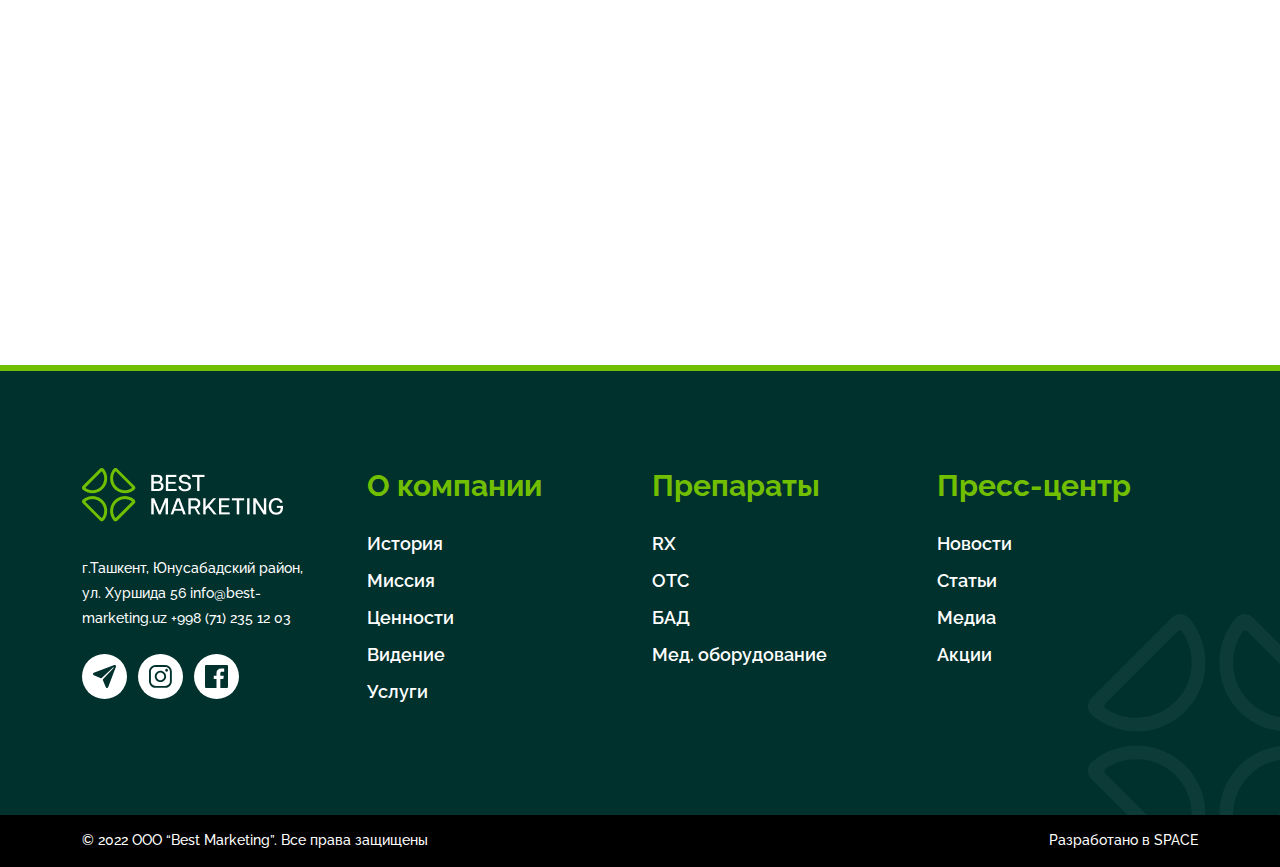
<file: services.html>
<!DOCTYPE html>
<html lang="en">

<head>
    <meta charset="UTF-8">
    <meta http-equiv="X-UA-Compatible" content="IE=edge">
    <meta name="viewport" content="width=device-width, initial-scale=1.0">
    <title>Услуги</title>
    <link rel="stylesheet" href="styles/bootstrap-grid.min.css">
    <link rel="stylesheet" href="styles/style.css">
    <link rel="stylesheet" href="styles/hamburgers.css">
    <link rel="stylesheet" href="styles/aos.css">
</head>

<body>
    <header class="header header-fix header-bg">
        <nav class="container header-navigation">
            <div class="logo">
                <a href="/">
                    <svg width="201" height="55" viewBox="0 0 201 55" fill="none" xmlns="http://www.w3.org/2000/svg">
                        <path d="M3.76101 20.0096C3.45821 20.3124 3.50008 20.8216 3.85593 21.0597C8.43773 24.1263 14.7107 23.6384 18.7538 19.5951C22.7971 15.5518 23.2849 9.27907 20.2184 4.69749C19.9804 4.34134 19.4712 4.29947 19.1683 4.60235L3.76101 20.0096ZM20.8551 21.6963C15.4577 27.0936 6.88701 27.4311 1.09303 22.7085C1.03121 22.6581 0.933883 22.571 0.813428 22.4604C-0.238773 21.4924 -0.273987 19.8422 0.737181 18.831L17.9903 1.57768C19.0009 0.567269 20.6506 0.600897 21.618 1.65257C21.7228 1.76637 21.8052 1.85864 21.8534 1.91728C26.5903 7.71149 26.2577 16.2937 20.8551 21.6963Z" fill="#72BF01"/>
                        <path d="M49.5564 34.9905C49.8593 34.6876 49.8174 34.1784 49.4615 33.9404C44.8797 30.8739 38.607 31.3617 34.5636 35.405C30.5203 39.4483 30.0325 45.7211 33.0991 50.3026C33.3371 50.6587 33.8463 50.7006 34.1491 50.3977L49.5564 34.9905ZM32.4624 33.3037C37.8597 27.9065 46.4305 27.569 52.2244 32.2915C52.2863 32.3419 52.3838 32.4291 52.504 32.5398C53.5562 33.5077 53.5914 35.1579 52.5803 36.169L35.3272 53.4225C34.3165 54.4328 32.6669 54.3992 31.6995 53.3475C31.5947 53.2337 31.5123 53.1414 31.4641 53.0828C26.7271 47.2886 27.0598 38.7064 32.4624 33.3037Z" fill="#72BF01"/>
                        <path d="M19.1683 50.3985C19.4712 50.7013 19.98 50.6594 20.2184 50.3036C23.2849 45.7218 22.797 39.4488 18.7538 35.4057C14.7105 31.3624 8.43772 30.8743 3.85591 33.9411C3.50006 34.1791 3.4579 34.6881 3.761 34.9912L19.1683 50.3985ZM20.855 33.3045C26.2523 38.7018 26.5898 47.2722 21.8673 53.0665C21.8169 53.1283 21.7297 53.2256 21.619 53.3461C20.6511 54.3983 19.0006 54.4332 17.9897 53.4223L0.736336 36.1692C-0.274001 35.1586 -0.240449 33.5089 0.811299 32.5415C0.924801 32.4367 1.01737 32.3543 1.07601 32.3061C6.87022 27.5689 15.4524 27.9018 20.855 33.3045Z" fill="#72BF01"/>
                        <path d="M34.1491 4.60215C33.8463 4.29935 33.3373 4.34122 33.099 4.69737C30.0325 9.27887 30.5206 15.5519 34.5636 19.595C38.6069 23.6382 44.8797 24.1264 49.4615 21.0598C49.8174 20.8215 49.8595 20.3126 49.5564 20.0095L34.1491 4.60215ZM32.4624 21.6964C27.0651 16.2989 26.7276 7.72845 31.4505 1.93417C31.5006 1.87258 31.5878 1.77502 31.6984 1.65457C32.6663 0.602592 34.3168 0.567378 35.3277 1.57832L52.5811 18.8317C53.5914 19.8421 53.5578 21.4919 52.5061 22.4594C52.3926 22.5642 52.3001 22.6465 52.2414 22.6945C46.4472 27.4318 37.865 27.099 32.4624 21.6964Z" fill="#72BF01"/>
                        <path d="M69.3115 31.0762H72.2714L77.682 44.0714L83.0929 31.0762H86.0525V47.2624H83.6477V35.3772H83.5554L78.63 47.2624H76.7338L71.7854 35.3772H71.7161V47.2624H69.3115V31.0762Z" fill="#01312D"/>
                        <path d="M93.1648 41.7131H99.2232L96.2633 33.5967H96.1244L93.1648 41.7131ZM101.258 47.2627L99.8936 43.5398H92.4941L91.1299 47.2627H88.6094L94.691 31.0764H97.6967L103.778 47.2627H101.258Z" fill="#01312D"/>
                        <path d="M108.763 39.1926H112.37C113.527 39.1926 114.398 38.9345 114.983 38.4179C115.569 37.9015 115.862 37.1655 115.862 36.2095C115.862 35.2384 115.569 34.4911 114.983 33.9665C114.398 33.4429 113.527 33.1806 112.37 33.1806H108.763V39.1926ZM116.047 47.2624L112.556 41.2967H112.463H108.763V47.2624H106.358V31.0762H112.463C114.39 31.0762 115.847 31.5312 116.833 32.4405C117.82 33.3504 118.313 34.6065 118.313 36.2095C118.313 37.4433 118.016 38.472 117.423 39.2966C116.829 40.1214 115.947 40.6956 114.775 41.0195L118.452 47.2624H116.047Z" fill="#01312D"/>
                        <path d="M131.854 47.2627L126.05 40.1638L123.668 42.8462V47.2627H121.264V31.0764H123.668V39.6551L131.206 31.0764H134.074L127.553 38.4529L134.652 47.2627H131.854Z" fill="#01312D"/>
                        <path d="M136.965 31.0762H147.486V33.1806H139.369V38.0362H146.792V39.9556H139.369V45.1583H147.717V47.2624H136.965V31.0762Z" fill="#01312D"/>
                        <path d="M154.806 33.1806H149.835V31.0762H162.183V33.1806H157.211V47.2626H154.806V33.1806Z" fill="#01312D"/>
                        <path d="M165.146 31.0762H167.55V47.2624H165.146V31.0762Z" fill="#01312D"/>
                        <path d="M171.298 31.0762H173.887L181.796 43.4935H181.865V31.0762H184.27V47.2624H181.587L173.749 34.9609H173.702V47.2624H171.298V31.0762Z" fill="#01312D"/>
                        <path d="M190.329 46.5342C189.196 45.8947 188.321 44.9504 187.704 43.7017C187.088 42.453 186.779 40.95 186.779 39.1927C186.779 37.4354 187.091 35.9324 187.716 34.6834C188.34 33.435 189.215 32.4867 190.34 31.8392C191.465 31.1922 192.76 30.8683 194.225 30.8683C195.874 30.8683 197.262 31.2655 198.387 32.0592C199.512 32.8531 200.229 34.013 200.538 35.5391H198.156C197.847 34.6605 197.354 34.0095 196.676 33.5851C195.998 33.1615 195.181 32.9493 194.225 32.9493C192.653 32.9493 191.427 33.4968 190.548 34.5912C189.67 35.6858 189.23 37.2039 189.23 39.1466C189.23 41.1041 189.673 42.6378 190.56 43.7479C191.446 44.8576 192.683 45.4127 194.271 45.4127C195.597 45.4127 196.657 45.0197 197.45 44.2335C198.244 43.4471 198.634 42.2757 198.618 40.7189H194.872V38.7766H201V39.8864C201 42.4146 200.43 44.3143 199.289 45.586C198.148 46.8578 196.491 47.4939 194.317 47.4939C192.791 47.4939 191.462 47.174 190.329 46.5342Z" fill="#01312D"/>
                        <path d="M78.1214 21.0794C78.7068 20.5708 79 19.8926 79 19.0448C79 18.1968 78.7068 17.5263 78.1214 17.0329C77.5355 16.5397 76.6568 16.2928 75.4854 16.2928H71.7162V21.8424H75.4854C76.6568 21.8424 77.5355 21.5883 78.1214 21.0794ZM77.312 13.6686C77.7746 13.2753 78.0059 12.7089 78.0059 11.9689C78.0059 11.2442 77.7746 10.6935 77.312 10.3154C76.8495 9.93799 76.1865 9.74922 75.3233 9.74922H71.7162V14.258H75.3233C76.1865 14.258 76.8495 14.0616 77.312 13.6686ZM75.4854 7.71411C77.1502 7.71411 78.3989 8.06898 79.2314 8.7778C80.0637 9.48723 80.4799 10.4506 80.4799 11.6681C80.4799 12.5164 80.2871 13.2215 79.9019 13.784C79.5165 14.347 78.9614 14.7592 78.2371 15.021C79.3005 15.3142 80.1176 15.8152 80.6881 16.5242C81.2581 17.2333 81.5436 18.1275 81.5436 19.2063C81.5436 20.6094 81.0426 21.7424 80.0405 22.6056C79.0382 23.4691 77.5664 23.9004 75.6241 23.9004H69.3115V7.71411H75.4854Z" fill="#01312D"/>
                        <path d="M83.8213 7.71411H94.3424V9.81821H86.2261V14.6741H93.6487V16.5935H86.2261V21.7962H94.5735V23.9004H83.8213V7.71411Z" fill="#01312D"/>
                        <path d="M98.1812 22.7444C97.0634 21.8193 96.5049 20.5707 96.5049 18.9983H98.9556C99.0022 19.9231 99.3526 20.6712 100.008 21.2414C100.663 21.8116 101.63 22.0969 102.91 22.0969C104.097 22.0969 104.999 21.854 105.615 21.3686C106.232 20.8831 106.54 20.2164 106.54 19.3681C106.54 18.6132 106.294 18.0351 105.8 17.6343C105.307 17.2335 104.59 16.9406 103.65 16.7553L101.453 16.316C98.4625 15.7306 96.9671 14.2737 96.9671 11.9458C96.9671 10.5585 97.4718 9.47169 98.4817 8.68549C99.4915 7.89936 100.891 7.5061 102.679 7.5061C104.482 7.5061 105.919 7.90706 106.991 8.70868C108.062 9.51008 108.598 10.6124 108.598 12.0151H106.147C106.132 11.2599 105.819 10.659 105.211 10.2114C104.602 9.76466 103.766 9.54098 102.702 9.54098C101.607 9.54098 100.794 9.77207 100.262 10.2346C99.7306 10.6972 99.4645 11.2831 99.4645 11.9919C99.4645 13.287 100.328 14.1041 102.054 14.4432L104.159 14.8593C105.808 15.183 107.037 15.6957 107.847 16.3968C108.656 17.0984 109.06 18.0813 109.06 19.3452C109.06 20.8868 108.506 22.0702 107.396 22.8945C106.286 23.7196 104.783 24.1317 102.887 24.1317C100.867 24.1317 99.2987 23.6692 98.1812 22.7444Z" fill="#01312D"/>
                        <path d="M115.155 9.81821H110.184V7.71411H122.531V9.81821H117.56V23.9004H115.155V9.81821Z" fill="#01312D"/>
                    </svg>                        
                </a>
            </div>
            <button class="hamburger hamburger--collapse is-active" type="button" id="nav-btn">
                <span class="hamburger-box">
                  <span class="hamburger-inner"></span>
                </span>
            </button>
            <ul class="navigation-list">
                <li class="nav-list-item">
                    <a href="about.html" class="nav-link">О нас</a>
                </li>
                <li class="nav-list-item">
                    <a href="services.html" class="nav-link">Услуги</a>
                </li>
                <li class="nav-list-item">
                    <a href="category.html" class="nav-link">Препараты</a>
                </li>
                <li class="nav-list-item">
                    <a href="press-center.html" class="nav-link">Пресс-центр</a>
                </li>
                <li class="nav-list-item">
                    <a href="" class="nav-link">Вакансии</a>
                </li>
                <li class="nav-list-item">
                    <a href="contacts.html" class="nav-link">Контакты</a>
                </li>
                <li class="nav-list-item">
                    <div class="call-block">
                        <a href="#" class="call-link">Позвонить</a>
                    </div>
                </li>
            </ul>
        </nav>
    </header>
    <div class="main">
        <div class="container">
            <div class="main__top">
                <nav class="breadcrumb">
                    <ul>
                        <li class="breadcrumb-item">
                            <a href="">
                                <span>Главная</span>
                            </a>
                        </li>
                        <li class="breadcrumb-item">

                            <span class="active">О нас</span>

                        </li>
                    </ul>
                </nav>
            </div>
        </div>
        <div class="container">
            <div class="main-header-wrapper" data-aos="fade-up" data-aos-duration="500">
                <h2 class="main-header">Услуги</h2>
            </div>              
            <p class="service-paragraph" data-aos="fade-up" data-aos-duration="600">Lorem ipsum dolor sit amet, consectetur adipiscing elit, sed do eiusmod tempor incididunt
                ut labore et
                dolore magna aliqua. Ut enim ad minim veniam, quis nostrud exercitation ullamco laboris nisi ut aliquip
                ex ea commodo consequat.</p>
            <div class="services-list">
                <h3 data-aos="fade-up" data-aos-duration="700">Маркетинг и продвижение фармацевтической продукции</h3>
                <div class="row">
                    <div class="col-xl-4 col-lg-4 col-md-6" data-aos="fade-up" data-aos-duration="800">
                        <div class="services-txt-block">
                            <h2>01</h2>
                            <p>Пaроведение маркетинговых исследований <br>
                                и сбор маркетинговой информации</p>
                        </div>
                    </div>
                    <div class="col-xl-4 col-lg-4 col-md-6" data-aos="fade-up" data-aos-duration="800">
                        <div class="services-txt-block">
                            <h2>04</h2>
                            <p>Реализация, распространение и продвижение товаров (акции, реклама, бренд и трейд
                                активности)</p>
                        </div>
                    </div>
                    <div class="col-xl-4 col-lg-4 col-md-6" data-aos="fade-up" data-aos-duration="800">
                        <div class="services-txt-block">
                            <h2>07</h2>
                            <p>Работа с аптеками и аптечными сетями, включая введение продукта в аптечный ассортимент
                            </p>
                        </div>
                    </div>
                    <div class="col-xl-4 col-lg-4 col-md-6" data-aos="fade-up" data-aos-duration="900">
                        <div class="services-txt-block">
                            <h2>02</h2>
                            <p>Планирование ассортимента лекарственных средств</p>
                        </div>
                    </div>
                    <div class="col-xl-4 col-lg-4 col-md-6" data-aos="fade-up" data-aos-duration="900">
                        <div class="services-txt-block">
                            <h2>05</h2>
                            <p>Реклама и стимулирование сбыта препаратов</p>
                        </div>
                    </div>
                    <div class="col-xl-4 col-lg-4 col-md-6" data-aos="fade-up" data-aos-duration="900">
                        <div class="services-txt-block">
                            <h2>08</h2>
                            <p>Работа с ведущими и крупными лечебно-профилактическими учреждениями (ЛПУ)</p>
                        </div>
                    </div>
                    <div class="col-xl-4 col-lg-4 col-md-6" data-aos="fade-up" data-aos-duration="1000">
                        <div class="services-txt-block">
                            <h2>03</h2>
                            <p>Разработка политики ценообразования на товары</p>
                        </div>
                    </div>
                    <div class="col-xl-4 col-lg-4 col-md-6" data-aos="fade-up" data-aos-duration="1000">
                        <div class="services-txt-block">
                            <h2>06</h2>
                            <p>Организация и проведение круглых столов и интерактивных семинаров для врачей и
                                фармацевтов</p>
                        </div>
                    </div>
                    <div class="col-xl-4 col-lg-4 col-md-6" data-aos="fade-up" data-aos-duration="1000">
                        <div class="services-txt-block">
                            <h2>09</h2>
                            <p>Обучение персонала фармацевтических компаний, связанного с продажами и продвижением
                                препаратов</p>
                        </div>
                    </div>
                </div>   
            </div>    
            <div class="services-list">
                <div class="row"> 
                    <h3 data-aos="fade-up" data-aos-duration="700">Маркетинг и продвижение фармацевтической продукции</h3>
                    <div class="col-xl-4 col-lg-4 col-md-6" data-aos="fade-up" data-aos-duration="800">
                        <div class="services-txt-block">
                            <h2>01</h2>
                            <p>Регистрация лекарств в точные сроки, постоянная связь с заказчиком, отчетность в реальном
                                времени</p>
                        </div>
                    </div>
                    <div class="col-xl-4 col-lg-4 col-md-6" data-aos="fade-up" data-aos-duration="800">
                        <div class="services-txt-block">
                            <h2>03</h2>
                            <p>Первичная оценка документации и подготовка  регистрационных документов</p>
                        </div>
                    </div>
                    <div class="col-xl-4 col-lg-4 col-md-6" data-aos="fade-up" data-aos-duration="800">
                        <div class="services-txt-block">
                            <h2>05</h2>
                            <p>Подача документов на регистрацию в государственных органах</p>
                        </div>
                    </div>
                    <div class="col-xl-4 col-lg-4 col-md-6" data-aos="fade-up" data-aos-duration="900">
                        <div class="services-txt-block">
                            <h2>02</h2>
                            <p>Представление и получение необходимых документов из экспертных организаций Главного
                                Управления по контролю качества лекарственных средств и новой медицинской техники при
                                Минздраве  РУз.</p>
                        </div>
                    </div>
                    <div class="col-xl-4 col-lg-4 col-md-6" data-aos="fade-up" data-aos-duration="900">
                        <div class="services-txt-block">
                            <h2>04</h2>
                            <p>Организацию проведения аналитических и/или клинических испытаний  по требованию Главного
                                Управления по контролю качества лекарственных средств и новой медицинской техники при
                                Минздраве  РУз.</p>
                        </div>
                    </div>
                    <div class="col-xl-4 col-lg-4 col-md-6" data-aos="fade-up" data-aos-duration="900">
                        <div class="services-txt-block">
                            <h2>06</h2>
                            <p>Получение и передачу подлинников утвержденных документов с Главного Управления по
                                контролю качества лекарственных средств и новой медицинской техники при Минздраве  РУз.
                            </p>
                        </div>
                    </div>
                </div>
            </div>
            <div class="application">
                <div class="application-wrapper">
                    <h3>Оставить заявку</h3>
                    <p>Позвоните нам или оставьте заявку, наши менеджеры свяжутся с
                        вами и проконсультируют по всем интересующим вопросам</p>
                    <form action="" class="application-form">
                        <input type="text" placeholder="ваше ИМЯ">
                        <input type="text" placeholder="ваш телефон">
                        <button type="submit" class="submit-btn">ОТПРАВИТЬ</button>
                    </form>
                </div>
            </div>
            <div class="contacts">
                <div class="container">
                    <div class="head-wrapper" data-aos="fade-up" data-aos-duration="500">
                        <h2 class="content-head">СВЯЗАТЬСЯ С НАМИ</h2>
                        <p>
                            Позвоните нам или оставьте заявку, наши менеджеры свяжутся с вами и проконсультируют по всем
                            интересующим вопросам
                        </p>
                    </div>
                    <div class="row">
                        <div class="col-xl-6 col-lg-6 col-md-12">
                            <div class="contacts-block" data-aos="fade-up" data-aos-duration="500">
                                <div class="scg-wrapper">
                                    <svg width="23" height="32" viewBox="0 0 23 32" fill="none"
                                        xmlns="http://www.w3.org/2000/svg">
                                        <path
                                            d="M11.5806 0.381836C5.28386 0.381836 0.161133 5.59662 0.161133 12.0065C0.161133 15.5919 1.97451 19.9437 5.55107 24.9411C8.1684 28.5983 10.7475 31.2066 10.8561 31.316C11.0556 31.5168 11.318 31.6175 11.5808 31.6175C11.8359 31.6175 12.0912 31.5225 12.2891 31.3318C12.3979 31.2271 14.9836 28.7244 17.6059 25.1176C21.1853 20.1943 23.0002 15.7831 23.0002 12.0064C23.0001 5.59662 17.8772 0.381836 11.5806 0.381836ZM11.5806 17.025C8.50217 17.025 5.99776 14.5205 5.99776 11.4422C5.99776 8.36379 8.50224 5.85932 11.5806 5.85932C14.659 5.85932 17.1634 8.36379 17.1634 11.4422C17.1634 14.5205 14.6589 17.025 11.5806 17.025Z"
                                            fill="white" />
                                    </svg>
                                </div>
                                <div class="contact-txt">
                                    <h4>Адрес:</h4>
                                    <p>г. Ташкент, Мирзоулугбекский<br> район, ул.Сайрам, д.2, кв 44</p>
                                </div>
                            </div>
                            <div class="contacts-block" data-aos="fade-up" data-aos-duration="700">
                                <div class="scg-wrapper">
                                    <svg width="28" height="28" viewBox="0 0 28 28" fill="none"
                                        xmlns="http://www.w3.org/2000/svg">
                                        <path
                                            d="M11.5954 16.4043C8.92298 13.7319 8.31956 11.0595 8.18343 9.98878C8.14539 9.69273 8.24727 9.39583 8.45907 9.18552L10.6217 7.02385C10.9398 6.70592 10.9963 6.21044 10.7578 5.82909L7.31452 0.482375C7.05071 0.0601063 6.50905 -0.0922947 6.06376 0.130465L0.536021 2.73383C0.175933 2.91114 -0.0358661 3.29372 0.00501798 3.69301C0.294656 6.44457 1.49424 13.2086 8.14143 19.8563C14.7886 26.5039 21.5517 27.703 24.3047 27.9927C24.704 28.0336 25.0866 27.8218 25.2639 27.4617L27.8672 21.9339C28.0892 21.4896 27.9378 20.9494 27.5173 20.6851L22.1705 17.2428C21.7894 17.0041 21.294 17.0601 20.9758 17.3779L18.8141 19.5406C18.6038 19.7524 18.3069 19.8542 18.0109 19.8162C16.9402 19.6801 14.2678 19.0767 11.5954 16.4043Z"
                                            fill="white" />
                                        <path
                                            d="M22.2075 14.965C21.6743 14.965 21.2421 14.5327 21.2421 13.9995C21.2375 10.0023 17.9983 6.76308 14.0011 6.75856C13.4679 6.75856 13.0356 6.32631 13.0356 5.7931C13.0356 5.25989 13.4679 4.82764 14.0011 4.82764C19.0643 4.83322 23.1674 8.93634 23.173 13.9995C23.173 14.5327 22.7407 14.965 22.2075 14.965Z"
                                            fill="white" />
                                        <path
                                            d="M27.0348 14.9646C26.5016 14.9646 26.0694 14.5324 26.0694 13.9992C26.0619 7.33715 20.6631 1.93837 14.0011 1.93092C13.4679 1.93092 13.0356 1.49867 13.0356 0.96546C13.0356 0.432251 13.4679 0 14.0011 0C21.7291 0.00851337 27.9918 6.27117 28.0003 13.9992C28.0003 14.2552 27.8986 14.5008 27.7175 14.6819C27.5364 14.8629 27.2909 14.9646 27.0348 14.9646Z"
                                            fill="white" />
                                    </svg>
                                </div>
                                <div class="contact-txt">
                                    <h4>Телефон:</h4>
                                    <p>+998 (93) 555-47-07</p>
                                </div>
                            </div>
                            <div class="contacts-block" data-aos="fade-up" data-aos-duration="900">
                                <div class="scg-wrapper">
                                    <svg width="31" height="23" viewBox="0 0 31 23" fill="none"
                                        xmlns="http://www.w3.org/2000/svg">
                                        <path
                                            d="M30.9772 2.22161C30.9772 2.18619 31.0016 2.15172 31 2.1167L21.54 11.2318L30.9887 20.0558C30.9942 19.9928 30.9772 19.9292 30.9772 19.8648V2.22161Z"
                                            fill="white" />
                                        <path
                                            d="M20.0948 12.6362L16.233 16.3518C16.0375 16.5398 15.7852 16.6341 15.5326 16.6341C15.2854 16.6341 15.0381 16.5438 14.844 16.363L10.9927 12.7741L1.48242 21.941C1.71367 22.0241 1.96188 22.0886 2.22181 22.0886H28.8436C29.2296 22.0886 29.5916 21.971 29.9063 21.7957L20.0948 12.6362Z"
                                            fill="white" />
                                        <path
                                            d="M15.5221 14.2319L29.9592 0.324712C29.6324 0.13037 29.2519 0 28.8441 0H2.22231C1.69127 0 1.20467 0.206195 0.825684 0.520672L15.5221 14.2319Z"
                                            fill="white" />
                                        <path
                                            d="M0 2.56104V19.8652C0 20.0639 0.0456565 20.2554 0.0952187 20.4384L9.48752 11.3939L0 2.56104Z"
                                            fill="white" />
                                    </svg>
                                </div>
                                <div class="contact-txt">
                                    <h4>E-mail:</h4>
                                    <p>info@best-marketing.uz</p>
                                </div>
                            </div>
                            <div class="socials" data-aos="fade-up" data-aos-duration="1100">
                                <p>Мы в социальных сетях:</p>
                                <span>
                                    <svg width="18" height="18" viewBox="0 0 18 18" fill="none"
                                        xmlns="http://www.w3.org/2000/svg">
                                        <path
                                            d="M7.06288 11.3861L6.76513 15.5741C7.19113 15.5741 7.37563 15.3911 7.59688 15.1713L9.59413 13.2626L13.7326 16.2933C14.4916 16.7163 15.0264 16.4936 15.2311 15.5951L17.9476 2.86605L17.9484 2.8653C18.1891 1.7433 17.5426 1.30455 16.8031 1.5798L0.835633 7.69305C-0.254117 8.11605 -0.237617 8.72355 0.650383 8.9988L4.73263 10.2686L14.2149 4.3353C14.6611 4.0398 15.0669 4.2033 14.7331 4.4988L7.06288 11.3861Z"
                                            fill="#828282" />
                                    </svg>
                                </span>
                                <span class="social-span">
                                    <svg width="20" height="20" viewBox="0 0 20 20" fill="none"
                                        xmlns="http://www.w3.org/2000/svg">
                                        <g clip-path="url(#clip0_538_118)">
                                            <path
                                                d="M14.3391 0.00404122L11.8685 0C9.09295 0 7.29925 1.87614 7.29925 4.77996V6.98384H4.81523C4.60058 6.98384 4.42676 7.16125 4.42676 7.38008V10.5733C4.42676 10.7921 4.60078 10.9693 4.81523 10.9693H7.29925V19.0267C7.29925 19.2455 7.47307 19.4227 7.68772 19.4227H10.9287C11.1433 19.4227 11.3171 19.2453 11.3171 19.0267V10.9693H14.2215C14.4362 10.9693 14.61 10.7921 14.61 10.5733L14.6112 7.38008C14.6112 7.27501 14.5702 7.17438 14.4974 7.10002C14.4247 7.02567 14.3256 6.98384 14.2225 6.98384H11.3171V5.11558C11.3171 4.21762 11.527 3.76177 12.6744 3.76177L14.3387 3.76117C14.5531 3.76117 14.7269 3.58376 14.7269 3.36513V0.400081C14.7269 0.181653 14.5533 0.00444535 14.3391 0.00404122Z"
                                                fill="#828282" />
                                        </g>
                                        <defs>
                                            <clipPath id="clip0_538_118">
                                                <rect width="19.0517" height="19.4227" fill="white"
                                                    transform="translate(0.0507812)" />
                                            </clipPath>
                                        </defs>
                                    </svg>
                                </span>
                                <span>
                                    <svg width="20" height="20" viewBox="0 0 20 20" fill="none"
                                        xmlns="http://www.w3.org/2000/svg">
                                        <g clip-path="url(#clip0_538_106)">
                                            <path
                                                d="M13.098 0H5.95364C2.66604 0 0 2.66604 0 5.95364V13.098C0 16.3856 2.66604 19.0517 5.95364 19.0517H13.098C16.3856 19.0517 19.0517 16.3856 19.0517 13.098V5.95364C19.0517 2.66604 16.3856 0 13.098 0ZM17.2656 13.098C17.2656 15.3961 15.3961 17.2656 13.098 17.2656H5.95364C3.65554 17.2656 1.78609 15.3961 1.78609 13.098V5.95364C1.78609 3.65554 3.65554 1.78609 5.95364 1.78609H13.098C15.3961 1.78609 17.2656 3.65554 17.2656 5.95364V13.098Z"
                                                fill="#828282" />
                                            <path
                                                d="M9.5261 4.7627C6.89578 4.7627 4.76318 6.89529 4.76318 9.52561C4.76318 12.1559 6.89578 14.2885 9.5261 14.2885C12.1564 14.2885 14.289 12.1559 14.289 9.52561C14.289 6.89529 12.1564 4.7627 9.5261 4.7627ZM9.5261 12.5024C7.88527 12.5024 6.54928 11.1664 6.54928 9.52561C6.54928 7.88359 7.88527 6.54879 9.5261 6.54879C11.1669 6.54879 12.5029 7.88359 12.5029 9.52561C12.5029 11.1664 11.1669 12.5024 9.5261 12.5024Z"
                                                fill="#828282" />
                                            <path
                                                d="M14.6464 5.0408C14.9969 5.0408 15.281 4.75665 15.281 4.40614C15.281 4.05563 14.9969 3.77148 14.6464 3.77148C14.2959 3.77148 14.0117 4.05563 14.0117 4.40614C14.0117 4.75665 14.2959 5.0408 14.6464 5.0408Z"
                                                fill="#828282" />
                                        </g>
                                        <defs>
                                            <clipPath id="clip0_538_106">
                                                <rect width="19.0517" height="19.0517" fill="white" />
                                            </clipPath>
                                        </defs>
                                    </svg>
                                </span>
        
                            </div>
                        </div>
                        <div class="col-xl-6 col-lg-6 col-md-12">
                            <div class="contact-form-block">
                                <form action="" class="contact-form" data-aos="fade-up" data-aos-duration="500">
                                    <input type="text" placeholder="Ваше имя*" data-aos="fade-up" data-aos-duration="700">
                                    <input type="text" placeholder="Ваш e-mail*" data-aos="fade-up" data-aos-duration="900">
                                    <input type="text" placeholder="Название компании" data-aos="fade-up" data-aos-duration="1100">
                                    <input type="text" placeholder="Телефонный номер" data-aos="fade-up" data-aos-duration="1300">
                                    <textarea name="" placeholder="Сообщение" data-aos="fade-up" data-aos-duration="1500"></textarea>
                                    <div class="form-btn-block" data-aos="fade-up" data-aos-duration="1500">
                                        <button class="submit-btn">Отправить</button> <span class="gray">Нажимая кнопку
                                            “Отправить”, вы соглашаетесь</br> с <a href="#" class="gray-link">политикой
                                                конфиденциальности</a></span>
                                    </div>
                                </form>
                            </div>
                        </div>
                    </div>
                </div>
            </div>
        </div>
    </div>
    <footer>
        <div class="container">
            <div class="footer-wrapper">
                <div class="row">
                    <div class="col-xl-3 col-lg-3 col-md-6">
                        <div class="logo mb-30">
                            <img src="images/Logo.png" alt="">
                        </div>
                        <div class="contact-details mb-20">
                            <p>г.Ташкент, Юнусабадский район, ул. Хуршида 56 info@best-marketing.uz +998 (71) 235 12 03
                            </p>
                        </div>
                        <div class="social-icons">
                            <div class="icon-block">
                                <svg width="23" height="23" viewBox="0 0 23 23" fill="none"
                                    xmlns="http://www.w3.org/2000/svg">
                                    <path
                                        d="M22.6408 0.360806C22.4728 0.192858 22.2599 0.0770453 22.0276 0.0273108C21.7953 -0.0224237 21.5536 -0.00395975 21.3316 0.0804797L0.793953 7.85414H0.789846C0.553044 7.94522 0.35013 8.10718 0.208818 8.31791C0.067506 8.52863 -0.0053146 8.77784 0.000302107 9.03149C0.00591882 9.28515 0.089699 9.53089 0.2402 9.73515C0.390701 9.93941 0.600585 10.0922 0.841186 10.1727L0.862236 10.1794L7.91126 13.1896C8.04875 13.2313 8.19478 13.2363 8.33478 13.2039C8.47478 13.1716 8.60384 13.1031 8.70909 13.0053L20.0224 2.46325C20.0562 2.42954 20.0962 2.4028 20.1402 2.38456C20.1843 2.36631 20.2315 2.35692 20.2792 2.35692C20.3268 2.35692 20.374 2.36631 20.4181 2.38456C20.4621 2.4028 20.5021 2.42954 20.5359 2.46325C20.5696 2.49696 20.5963 2.53699 20.6145 2.58103C20.6328 2.62508 20.6422 2.67229 20.6422 2.71996C20.6422 2.76764 20.6328 2.81485 20.6145 2.85889C20.5963 2.90294 20.5696 2.94296 20.5359 2.97667L9.99363 14.2852C9.89581 14.3905 9.82732 14.5195 9.79497 14.6595C9.76263 14.7995 9.76758 14.9456 9.80932 15.0831L12.8204 22.1364C12.8235 22.1467 12.8266 22.1559 12.8302 22.1657C12.9945 22.6416 13.4103 22.9774 13.9129 23H13.9643C14.218 23.0014 14.4663 22.9265 14.6769 22.7849C14.8875 22.6434 15.0507 22.4417 15.1451 22.2062L22.9175 1.67362C23.0032 1.45145 23.0226 1.20923 22.9735 0.976245C22.9244 0.743263 22.8088 0.529499 22.6408 0.360806Z"
                                        fill="#01312D" />
                                </svg>
                            </div>
                            <div class="icon-block">
                                <svg width="23" height="23" viewBox="0 0 23 23" fill="none"
                                    xmlns="http://www.w3.org/2000/svg">
                                    <path
                                        d="M16.1724 1.90249C17.4329 1.90625 18.6406 2.40864 19.5319 3.29993C20.4232 4.19122 20.9256 5.39899 20.9294 6.65946V16.1724C20.9256 17.4329 20.4232 18.6406 19.5319 19.5319C18.6406 20.4232 17.4329 20.9256 16.1724 20.9294H6.65946C5.39899 20.9256 4.19122 20.4232 3.29993 19.5319C2.40864 18.6406 1.90625 17.4329 1.90249 16.1724V6.65946C1.90625 5.39899 2.40864 4.19122 3.29993 3.29993C4.19122 2.40864 5.39899 1.90625 6.65946 1.90249H16.1724V1.90249ZM16.1724 0H6.65946C2.99668 0 0 2.99668 0 6.65946V16.1724C0 19.8352 2.99668 22.8319 6.65946 22.8319H16.1724C19.8352 22.8319 22.8319 19.8352 22.8319 16.1724V6.65946C22.8319 2.99668 19.8352 0 16.1724 0V0Z"
                                        fill="#01312D" />
                                    <path
                                        d="M17.5996 6.65867C17.3174 6.65867 17.0415 6.57498 16.8068 6.41818C16.5721 6.26138 16.3892 6.03851 16.2812 5.77776C16.1732 5.51702 16.145 5.2301 16.2 4.95329C16.2551 4.67648 16.391 4.42221 16.5906 4.22264C16.7901 4.02308 17.0444 3.88717 17.3212 3.83211C17.598 3.77705 17.8849 3.80531 18.1457 3.91331C18.4064 4.02132 18.6293 4.20422 18.7861 4.43889C18.9429 4.67355 19.0266 4.94945 19.0266 5.23168C19.027 5.41919 18.9904 5.60493 18.9188 5.77824C18.8472 5.95155 18.7421 6.10902 18.6095 6.24161C18.4769 6.3742 18.3195 6.4793 18.1462 6.55087C17.9728 6.62244 17.7871 6.65907 17.5996 6.65867V6.65867Z"
                                        fill="#01312D" />
                                    <path
                                        d="M11.416 7.61049C12.1686 7.61049 12.9044 7.83368 13.5302 8.25183C14.156 8.66998 14.6438 9.26432 14.9318 9.95968C15.2198 10.655 15.2952 11.4202 15.1483 12.1584C15.0015 12.8966 14.6391 13.5746 14.1069 14.1069C13.5746 14.6391 12.8966 15.0015 12.1584 15.1483C11.4202 15.2952 10.655 15.2198 9.95968 14.9318C9.26432 14.6437 8.66999 14.156 8.25183 13.5302C7.83368 12.9044 7.6105 12.1686 7.6105 11.416C7.61157 10.407 8.01285 9.43972 8.72629 8.72628C9.43972 8.01285 10.407 7.61157 11.416 7.61049V7.61049ZM11.416 5.70801C10.287 5.70801 9.18347 6.04277 8.2448 6.66997C7.30613 7.29717 6.57453 8.18863 6.1425 9.23163C5.71048 10.2746 5.59744 11.4223 5.81769 12.5295C6.03793 13.6368 6.58156 14.6538 7.37983 15.4521C8.17811 16.2504 9.19517 16.794 10.3024 17.0143C11.4096 17.2345 12.5573 17.1215 13.6003 16.6894C14.6433 16.2574 15.5348 15.5258 16.162 14.5871C16.7892 13.6485 17.1239 12.5449 17.1239 11.416C17.1239 9.90213 16.5226 8.45028 15.4521 7.37983C14.3817 6.30938 12.9298 5.70801 11.416 5.70801V5.70801Z"
                                        fill="#01312D" />
                                </svg>
                            </div>
                            <div class="icon-block">
                                <svg width="23" height="23" viewBox="0 0 23 23" fill="none"
                                    xmlns="http://www.w3.org/2000/svg">
                                    <path
                                        d="M21.7304 0H1.26962C0.932938 0.000136061 0.610084 0.133943 0.372014 0.372014C0.133943 0.610084 0.000136061 0.932938 0 1.26962V21.7304C0.000136061 22.0671 0.133943 22.3899 0.372014 22.628C0.610084 22.8661 0.932938 22.9999 1.26962 23H11.5V13.9643H8.75078V10.6786H11.5V8.06027C11.5 5.08978 13.5602 3.47259 16.214 3.47259C17.4836 3.47259 18.8492 3.56808 19.1665 3.61018V6.71261H17.0523C15.6087 6.71261 15.3335 7.39542 15.3335 8.40167V10.6786H18.7732L18.324 13.9643H15.3335V23H21.7304C22.0671 22.9999 22.3899 22.8661 22.628 22.628C22.8661 22.3899 22.9999 22.0671 23 21.7304V1.26962C22.9999 0.932938 22.8661 0.610084 22.628 0.372014C22.3899 0.133943 22.0671 0.000136061 21.7304 0Z"
                                        fill="#01312D" />
                                </svg>
                            </div>
                        </div>
                    </div>
                    <div class="col-xl-3 col-lg-3 col-md-6">
                        <h3 class="nav-header mb-30">О компании</h3>
                        <ul class="footer-nav">
                            <li>История</li>
                            <li>Миссия</li>
                            <li>Ценности</li>
                            <li>Видение</li>
                            <li>Услуги</li>
                        </ul>
                    </div>
                    <div class="col-xl-3 col-lg-3 col-md-6">
                        <h3 class="nav-header mb-30">Препараты</h3>
                        <ul class="footer-nav">
                            <li>RX</li>
                            <li>OTC</li>
                            <li>БАД</li>
                            <li>Мед. оборудование </li>
                        </ul>
                    </div>
                    <div class="col-xl-3 col-lg-3 col-md-6">
                        <h3 class="nav-header mb-30">Пресс-центр</h3>
                        <ul class="footer-nav">
                            <li>Новости</li>
                            <li>Статьи</li>
                            <li>Медиа</li>
                            <li>Акции</li>
                        </ul>
                    </div>
                </div>
            </div>
        </div>
        <div class="rights">
            <div class="container">
                <div class="d-flex">
                    <span>© 2022 OOO “Best Marketing”. Все права защищены</span>
                    <span>Разработано в SPACE</span>
                </div>
            </div>
        </div>
        <div class="absolute-svg">
            <svg width="193" height="249" viewBox="0 0 193 249" fill="none" xmlns="http://www.w3.org/2000/svg">
                <path
                    d="M18.4847 89.5189C17.0706 90.933 17.2661 93.3109 18.928 94.4229C40.3256 108.744 69.6214 106.466 88.5032 87.5828C107.386 68.7 109.664 39.4055 95.343 18.0089C94.2313 16.3456 91.8534 16.1501 90.4389 17.5646L18.4847 89.5189ZM98.3162 97.3958C73.1099 122.602 33.0835 124.178 6.02484 102.123C5.73616 101.888 5.28161 101.481 4.71907 100.964C-0.194859 96.4433 -0.359315 88.7368 4.36298 84.0145L84.9374 3.43897C89.6572 -1.2798 97.3613 -1.12276 101.879 3.7887C102.369 4.32019 102.753 4.75109 102.979 5.02495C125.101 32.0847 123.547 72.1648 98.3162 97.3958Z"
                    fill="white" fill-opacity="0.05" />
                <path
                    d="M232.358 159.482C233.772 158.068 233.577 155.69 231.915 154.578C210.517 140.257 181.222 142.535 162.339 161.418C143.457 180.301 141.178 209.595 155.5 230.992C156.611 232.655 158.989 232.85 160.404 231.436L232.358 159.482ZM152.526 151.605C177.733 126.399 217.759 124.823 244.817 146.877C245.106 147.113 245.562 147.52 246.124 148.037C251.037 152.557 251.202 160.264 246.48 164.986L165.905 245.562C161.185 250.28 153.481 250.123 148.963 245.212C148.474 244.68 148.089 244.249 147.864 243.976C125.742 216.916 127.295 176.836 152.526 151.605Z"
                    fill="white" fill-opacity="0.05" />
                <path
                    d="M90.4409 231.438C91.8554 232.852 94.2319 232.656 95.345 230.994C109.666 209.597 107.388 180.301 88.5052 161.419C69.6224 142.537 40.3276 140.257 18.9299 154.579C17.268 155.691 17.0711 158.068 18.4866 159.483L90.4409 231.438ZM98.3183 151.606C123.524 176.812 125.1 216.837 103.045 243.898C102.81 244.186 102.403 244.641 101.886 245.203C97.3657 250.117 89.6578 250.28 84.9369 245.559L4.36103 164.985C-0.357384 160.265 -0.200691 152.561 4.71112 148.043C5.24119 147.554 5.67351 147.169 5.94737 146.944C33.0072 124.82 73.0872 126.375 98.3183 151.606Z"
                    fill="white" fill-opacity="0.05" />
                <path
                    d="M160.402 17.564C158.987 16.1499 156.61 16.3454 155.498 18.0087C141.176 39.4049 143.456 68.7008 162.337 87.5826C181.22 106.465 210.515 108.745 231.913 94.4238C233.575 93.3107 233.771 90.9338 232.356 89.5183L160.402 17.564ZM152.524 97.3967C127.318 72.1893 125.742 32.1643 147.798 5.10413C148.032 4.8165 148.44 4.3609 148.956 3.79836C153.477 -1.11452 161.185 -1.27897 165.906 3.44227L246.482 84.0182C251.2 88.7366 251.043 96.4417 246.131 100.96C245.601 101.449 245.169 101.834 244.895 102.058C217.835 124.182 177.755 122.628 152.524 97.3967Z"
                    fill="white" fill-opacity="0.05" />
            </svg>
        </div>
    </footer>
    <script src="js/jquery-3.6.0.min.js"></script>
    <script src="js/aos.js"></script>
    <script src="js/script.js"></script>
</body>
</html>
</file>
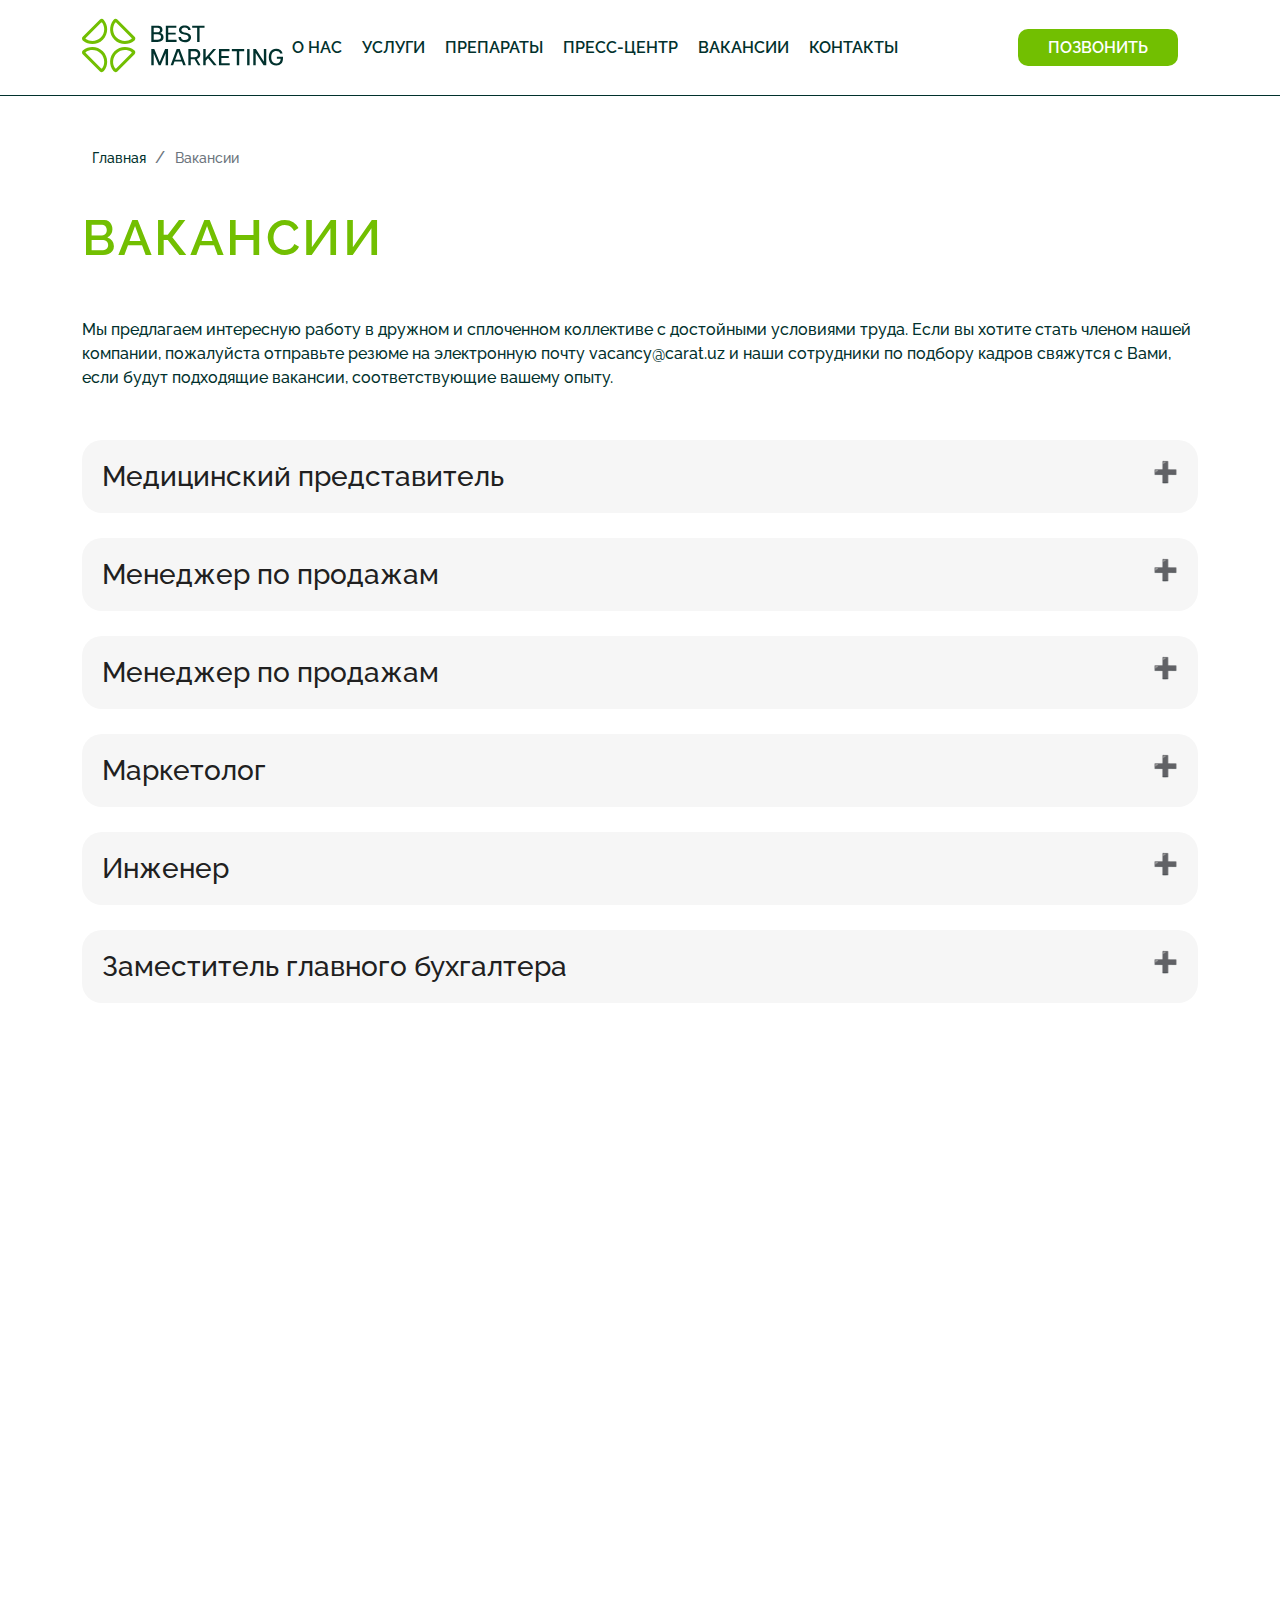
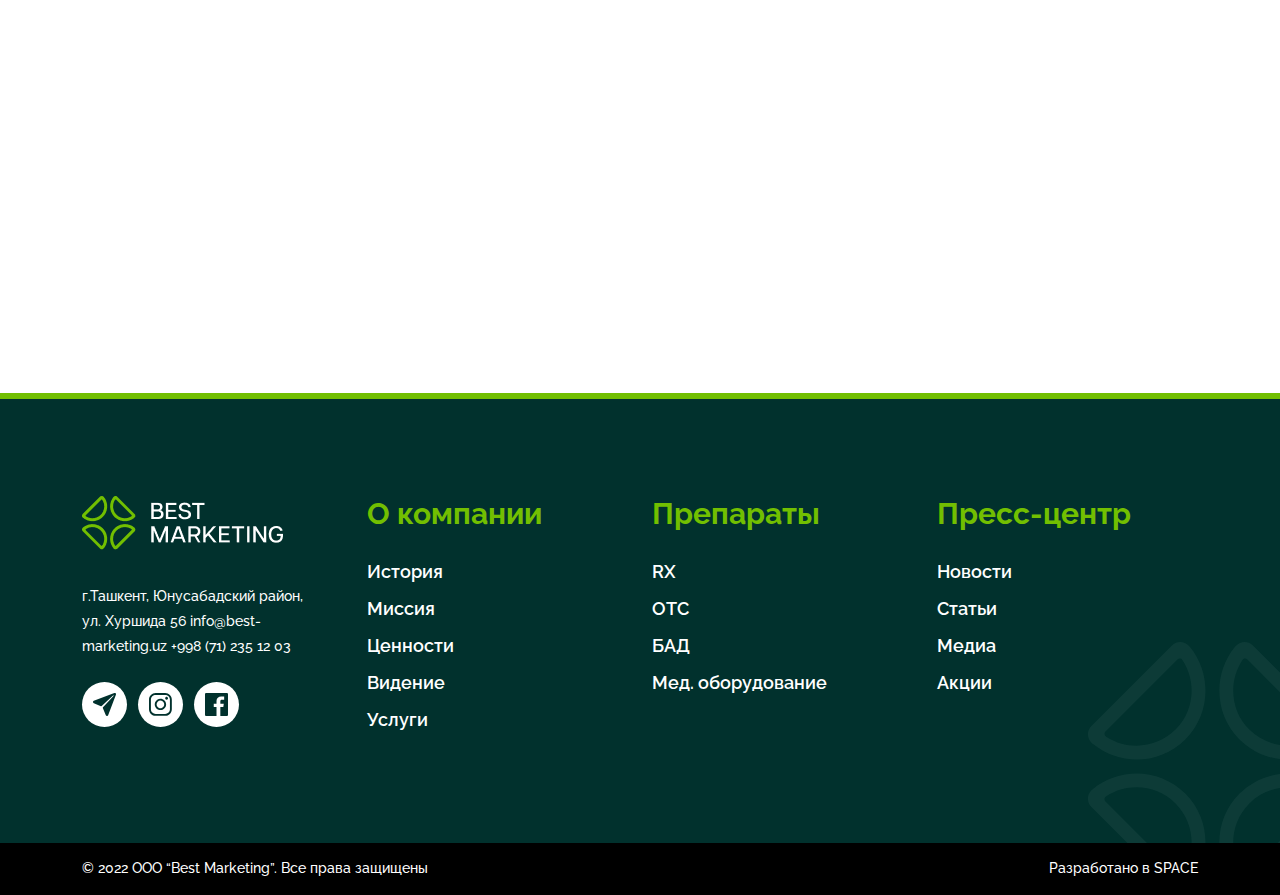
<file: vacansy.html>
<!DOCTYPE html>
<html lang="en">

<head>
    <meta charset="UTF-8">
    <meta http-equiv="X-UA-Compatible" content="IE=edge">
    <meta name="viewport" content="width=device-width, initial-scale=1.0">
    <title>Вакансии</title>
    <link rel="stylesheet" href="styles/bootstrap-grid.min.css">
    <link rel="stylesheet" href="styles/style.css">
    <link rel="stylesheet" href="styles/hamburgers.css">
    <link rel="stylesheet" href="styles/aos.css">
</head>

<body>
    <header class="header header-fix header-bg">
        <nav class="container header-navigation">
            <div class="logo">
                <a href="/">
                    <svg width="201" height="55" viewBox="0 0 201 55" fill="none" xmlns="http://www.w3.org/2000/svg">
                        <path
                            d="M3.76101 20.0096C3.45821 20.3124 3.50008 20.8216 3.85593 21.0597C8.43773 24.1263 14.7107 23.6384 18.7538 19.5951C22.7971 15.5518 23.2849 9.27907 20.2184 4.69749C19.9804 4.34134 19.4712 4.29947 19.1683 4.60235L3.76101 20.0096ZM20.8551 21.6963C15.4577 27.0936 6.88701 27.4311 1.09303 22.7085C1.03121 22.6581 0.933883 22.571 0.813428 22.4604C-0.238773 21.4924 -0.273987 19.8422 0.737181 18.831L17.9903 1.57768C19.0009 0.567269 20.6506 0.600897 21.618 1.65257C21.7228 1.76637 21.8052 1.85864 21.8534 1.91728C26.5903 7.71149 26.2577 16.2937 20.8551 21.6963Z"
                            fill="#72BF01" />
                        <path
                            d="M49.5564 34.9905C49.8593 34.6876 49.8174 34.1784 49.4615 33.9404C44.8797 30.8739 38.607 31.3617 34.5636 35.405C30.5203 39.4483 30.0325 45.7211 33.0991 50.3026C33.3371 50.6587 33.8463 50.7006 34.1491 50.3977L49.5564 34.9905ZM32.4624 33.3037C37.8597 27.9065 46.4305 27.569 52.2244 32.2915C52.2863 32.3419 52.3838 32.4291 52.504 32.5398C53.5562 33.5077 53.5914 35.1579 52.5803 36.169L35.3272 53.4225C34.3165 54.4328 32.6669 54.3992 31.6995 53.3475C31.5947 53.2337 31.5123 53.1414 31.4641 53.0828C26.7271 47.2886 27.0598 38.7064 32.4624 33.3037Z"
                            fill="#72BF01" />
                        <path
                            d="M19.1683 50.3985C19.4712 50.7013 19.98 50.6594 20.2184 50.3036C23.2849 45.7218 22.797 39.4488 18.7538 35.4057C14.7105 31.3624 8.43772 30.8743 3.85591 33.9411C3.50006 34.1791 3.4579 34.6881 3.761 34.9912L19.1683 50.3985ZM20.855 33.3045C26.2523 38.7018 26.5898 47.2722 21.8673 53.0665C21.8169 53.1283 21.7297 53.2256 21.619 53.3461C20.6511 54.3983 19.0006 54.4332 17.9897 53.4223L0.736336 36.1692C-0.274001 35.1586 -0.240449 33.5089 0.811299 32.5415C0.924801 32.4367 1.01737 32.3543 1.07601 32.3061C6.87022 27.5689 15.4524 27.9018 20.855 33.3045Z"
                            fill="#72BF01" />
                        <path
                            d="M34.1491 4.60215C33.8463 4.29935 33.3373 4.34122 33.099 4.69737C30.0325 9.27887 30.5206 15.5519 34.5636 19.595C38.6069 23.6382 44.8797 24.1264 49.4615 21.0598C49.8174 20.8215 49.8595 20.3126 49.5564 20.0095L34.1491 4.60215ZM32.4624 21.6964C27.0651 16.2989 26.7276 7.72845 31.4505 1.93417C31.5006 1.87258 31.5878 1.77502 31.6984 1.65457C32.6663 0.602592 34.3168 0.567378 35.3277 1.57832L52.5811 18.8317C53.5914 19.8421 53.5578 21.4919 52.5061 22.4594C52.3926 22.5642 52.3001 22.6465 52.2414 22.6945C46.4472 27.4318 37.865 27.099 32.4624 21.6964Z"
                            fill="#72BF01" />
                        <path
                            d="M69.3115 31.0762H72.2714L77.682 44.0714L83.0929 31.0762H86.0525V47.2624H83.6477V35.3772H83.5554L78.63 47.2624H76.7338L71.7854 35.3772H71.7161V47.2624H69.3115V31.0762Z"
                            fill="#01312D" />
                        <path
                            d="M93.1648 41.7131H99.2232L96.2633 33.5967H96.1244L93.1648 41.7131ZM101.258 47.2627L99.8936 43.5398H92.4941L91.1299 47.2627H88.6094L94.691 31.0764H97.6967L103.778 47.2627H101.258Z"
                            fill="#01312D" />
                        <path
                            d="M108.763 39.1926H112.37C113.527 39.1926 114.398 38.9345 114.983 38.4179C115.569 37.9015 115.862 37.1655 115.862 36.2095C115.862 35.2384 115.569 34.4911 114.983 33.9665C114.398 33.4429 113.527 33.1806 112.37 33.1806H108.763V39.1926ZM116.047 47.2624L112.556 41.2967H112.463H108.763V47.2624H106.358V31.0762H112.463C114.39 31.0762 115.847 31.5312 116.833 32.4405C117.82 33.3504 118.313 34.6065 118.313 36.2095C118.313 37.4433 118.016 38.472 117.423 39.2966C116.829 40.1214 115.947 40.6956 114.775 41.0195L118.452 47.2624H116.047Z"
                            fill="#01312D" />
                        <path
                            d="M131.854 47.2627L126.05 40.1638L123.668 42.8462V47.2627H121.264V31.0764H123.668V39.6551L131.206 31.0764H134.074L127.553 38.4529L134.652 47.2627H131.854Z"
                            fill="#01312D" />
                        <path
                            d="M136.965 31.0762H147.486V33.1806H139.369V38.0362H146.792V39.9556H139.369V45.1583H147.717V47.2624H136.965V31.0762Z"
                            fill="#01312D" />
                        <path d="M154.806 33.1806H149.835V31.0762H162.183V33.1806H157.211V47.2626H154.806V33.1806Z"
                            fill="#01312D" />
                        <path d="M165.146 31.0762H167.55V47.2624H165.146V31.0762Z" fill="#01312D" />
                        <path
                            d="M171.298 31.0762H173.887L181.796 43.4935H181.865V31.0762H184.27V47.2624H181.587L173.749 34.9609H173.702V47.2624H171.298V31.0762Z"
                            fill="#01312D" />
                        <path
                            d="M190.329 46.5342C189.196 45.8947 188.321 44.9504 187.704 43.7017C187.088 42.453 186.779 40.95 186.779 39.1927C186.779 37.4354 187.091 35.9324 187.716 34.6834C188.34 33.435 189.215 32.4867 190.34 31.8392C191.465 31.1922 192.76 30.8683 194.225 30.8683C195.874 30.8683 197.262 31.2655 198.387 32.0592C199.512 32.8531 200.229 34.013 200.538 35.5391H198.156C197.847 34.6605 197.354 34.0095 196.676 33.5851C195.998 33.1615 195.181 32.9493 194.225 32.9493C192.653 32.9493 191.427 33.4968 190.548 34.5912C189.67 35.6858 189.23 37.2039 189.23 39.1466C189.23 41.1041 189.673 42.6378 190.56 43.7479C191.446 44.8576 192.683 45.4127 194.271 45.4127C195.597 45.4127 196.657 45.0197 197.45 44.2335C198.244 43.4471 198.634 42.2757 198.618 40.7189H194.872V38.7766H201V39.8864C201 42.4146 200.43 44.3143 199.289 45.586C198.148 46.8578 196.491 47.4939 194.317 47.4939C192.791 47.4939 191.462 47.174 190.329 46.5342Z"
                            fill="#01312D" />
                        <path
                            d="M78.1214 21.0794C78.7068 20.5708 79 19.8926 79 19.0448C79 18.1968 78.7068 17.5263 78.1214 17.0329C77.5355 16.5397 76.6568 16.2928 75.4854 16.2928H71.7162V21.8424H75.4854C76.6568 21.8424 77.5355 21.5883 78.1214 21.0794ZM77.312 13.6686C77.7746 13.2753 78.0059 12.7089 78.0059 11.9689C78.0059 11.2442 77.7746 10.6935 77.312 10.3154C76.8495 9.93799 76.1865 9.74922 75.3233 9.74922H71.7162V14.258H75.3233C76.1865 14.258 76.8495 14.0616 77.312 13.6686ZM75.4854 7.71411C77.1502 7.71411 78.3989 8.06898 79.2314 8.7778C80.0637 9.48723 80.4799 10.4506 80.4799 11.6681C80.4799 12.5164 80.2871 13.2215 79.9019 13.784C79.5165 14.347 78.9614 14.7592 78.2371 15.021C79.3005 15.3142 80.1176 15.8152 80.6881 16.5242C81.2581 17.2333 81.5436 18.1275 81.5436 19.2063C81.5436 20.6094 81.0426 21.7424 80.0405 22.6056C79.0382 23.4691 77.5664 23.9004 75.6241 23.9004H69.3115V7.71411H75.4854Z"
                            fill="#01312D" />
                        <path
                            d="M83.8213 7.71411H94.3424V9.81821H86.2261V14.6741H93.6487V16.5935H86.2261V21.7962H94.5735V23.9004H83.8213V7.71411Z"
                            fill="#01312D" />
                        <path
                            d="M98.1812 22.7444C97.0634 21.8193 96.5049 20.5707 96.5049 18.9983H98.9556C99.0022 19.9231 99.3526 20.6712 100.008 21.2414C100.663 21.8116 101.63 22.0969 102.91 22.0969C104.097 22.0969 104.999 21.854 105.615 21.3686C106.232 20.8831 106.54 20.2164 106.54 19.3681C106.54 18.6132 106.294 18.0351 105.8 17.6343C105.307 17.2335 104.59 16.9406 103.65 16.7553L101.453 16.316C98.4625 15.7306 96.9671 14.2737 96.9671 11.9458C96.9671 10.5585 97.4718 9.47169 98.4817 8.68549C99.4915 7.89936 100.891 7.5061 102.679 7.5061C104.482 7.5061 105.919 7.90706 106.991 8.70868C108.062 9.51008 108.598 10.6124 108.598 12.0151H106.147C106.132 11.2599 105.819 10.659 105.211 10.2114C104.602 9.76466 103.766 9.54098 102.702 9.54098C101.607 9.54098 100.794 9.77207 100.262 10.2346C99.7306 10.6972 99.4645 11.2831 99.4645 11.9919C99.4645 13.287 100.328 14.1041 102.054 14.4432L104.159 14.8593C105.808 15.183 107.037 15.6957 107.847 16.3968C108.656 17.0984 109.06 18.0813 109.06 19.3452C109.06 20.8868 108.506 22.0702 107.396 22.8945C106.286 23.7196 104.783 24.1317 102.887 24.1317C100.867 24.1317 99.2987 23.6692 98.1812 22.7444Z"
                            fill="#01312D" />
                        <path d="M115.155 9.81821H110.184V7.71411H122.531V9.81821H117.56V23.9004H115.155V9.81821Z"
                            fill="#01312D" />
                    </svg>
                </a>
            </div>
            <button class="hamburger hamburger--collapse is-active" type="button" id="nav-btn">
                <span class="hamburger-box">
                    <span class="hamburger-inner"></span>
                </span>
            </button>
            <ul class="navigation-list">
                <li class="nav-list-item">
                    <a href="about.html" class="nav-link">О нас</a>
                </li>
                <li class="nav-list-item">
                    <a href="services.html" class="nav-link">Услуги</a>
                </li>
                <li class="nav-list-item">
                    <a href="category.html" class="nav-link">Препараты</a>
                </li>
                <li class="nav-list-item">
                    <a href="press-center.html" class="nav-link">Пресс-центр</a>
                </li>
                <li class="nav-list-item">
                    <a href="" class="nav-link">Вакансии</a>
                </li>
                <li class="nav-list-item">
                    <a href="contacts.html" class="nav-link">Контакты</a>
                </li>
                <li class="nav-list-item">
                    <div class="call-block">
                        <a href="#" class="call-link">Позвонить</a>
                    </div>
                </li>
            </ul>
        </nav>
    </header>
    <div class="main">
        <div class="container">
            <div class="main__top">
                <nav class="breadcrumb">
                    <ul>
                        <li class="breadcrumb-item">
                            <a href="">
                                <span>Главная</span>
                            </a>
                        </li>
                        <li class="breadcrumb-item">

                            <span class="active">Вакансии</span>

                        </li>
                    </ul>
                </nav>
            </div>
        </div>
        <div class="vacansy-wrapper">
            <div class="container">
                <div class="category main-header-wrapper vacansy">
                    <h2 class="main-header">Вакансии</h2>
                    <p>
                        Мы предлагаем интересную работу в дружном и сплоченном коллективе с достойными условиями труда. Если
                        вы хотите стать членом нашей компании, пожалуйста отправьте резюме на электронную почту
                        vacancy@carat.uz и наши сотрудники по подбору кадров свяжутся с Вами, если будут подходящие
                        вакансии, соответствующие вашему опыту.
                    </p>
                </div>
                <div class="b-faq">
                    <div class="faq__item">
                        <a href="#" class="faq__title js-faq-title">
                            <!-- <div class="faq__spoiler js-faq-rotate"><span class="faq__symbol ">+</span></div> -->
                            <span class="faq__text">Медицинский представитель</span>
                        </a>
                        <div class="faq__content js-faq-content">            
                            <h4>Требования:</h4>
                            <ul>
                                <li>высшее/среднее медицинское и фармацевтическое образование</li>
                                <li>возраст от 25 до 45 лет</li>
                                <li>опыт работы в фармацевтическом бизнесе не менее 2х лет</li>
                                <li>наличие врачебной и аптечной базы;</li>
                                <li>знание русского и узбекского языков.</li>
                                <li>коммуникабельность, ответственность, дисциплинированность, инициативность, порядочность.
                                </li>
                                <li>умение работать в команде</li>
                                <li>выполнение плана продаж</li>
                            </ul>
                            <div class="vacansy-ul-wrapper">
                                <h4>Условия:</h4>
                            <p>Работник обеспечивается для выполнения трудовых обязанностей:</p>
                            <ul>                            
                                <li>корпоративный автомобиль (с тех. сервисным, топливным и т.д. обеспечением транспорта)
                                </li>
                                <li>корпоративная мобильная связь</li>
                                <li>трудоустройство согласно ТКРУз;</li>
                                <li>стабильную заработную плату;</li>
                                <li>ежеквартальные бонусы;</li>
                                <li>обучение по стандартам международной корпорации;</li>
                                <li>возможности для профессионального развития;</li>
                                <li>ежегодные поездки за рубеж</li>
                                               
                            </ul>
                            </div>
                            
                            <p>Подробная информация о заработной плате обсуждаемо во время собеседование.
                            </p>
                            <p class="vacansy-p"><strong>График работы: полная занятость с 09:00 до 18:00; 5/2.</strong>
                            </p>
                            <p class="vacansy-contact">Контактное лицо: Акбарова Луиза Рифкатовна</p>
                                <p class="vacansy-contact">Телефон для связи: +998 97 735 22 75</p>
                                <p class="vacansy-contact">Подробное резюме отправьте (на русском языке, с фото), резюме высылать в телеграмм</p>
                                <p class="vacansy-contact"><a href="https://t.me/BM_marketing_LA">https://t.me/BM_marketing_LA</a> или на почту <a href="#">info@best-marketing.uz</a></p>
                        </div>
                    </div>
                </div>
                <div class="b-faq">
                    <div class="faq__item">
                        <a href="#" class="faq__title js-faq-title">
                            <!-- <div class="faq__spoiler js-faq-rotate"><span class="faq__symbol ">+</span></div> -->
                            <span class="faq__text">Менеджер по продажам</span>
                        </a>
                        <div class="faq__content js-faq-content">            
                            <h4>Требования:</h4>
                            <ul>
                                <li>высшее/среднее медицинское и фармацевтическое образование</li>
                                <li>возраст от 25 до 45 лет</li>
                                <li>опыт работы в фармацевтическом бизнесе не менее 2х лет</li>
                                <li>наличие врачебной и аптечной базы;</li>
                                <li>знание русского и узбекского языков.</li>
                                <li>коммуникабельность, ответственность, дисциплинированность, инициативность, порядочность.
                                </li>
                                <li>умение работать в команде</li>
                                <li>выполнение плана продаж</li>
                            </ul>
                            <div class="vacansy-ul-wrapper">
                                <h4>Условия:</h4>
                            <p>Работник обеспечивается для выполнения трудовых обязанностей:</p>
                            <ul>                            
                                <li>корпоративный автомобиль (с тех. сервисным, топливным и т.д. обеспечением транспорта)
                                </li>
                                <li>корпоративная мобильная связь</li>
                                <li>трудоустройство согласно ТКРУз;</li>
                                <li>стабильную заработную плату;</li>
                                <li>ежеквартальные бонусы;</li>
                                <li>обучение по стандартам международной корпорации;</li>
                                <li>возможности для профессионального развития;</li>
                                <li>ежегодные поездки за рубеж</li>
                                               
                            </ul>
                            </div>
                            
                            <p>Подробная информация о заработной плате обсуждаемо во время собеседование.
                            </p>
                            <p class="vacansy-p"><strong>График работы: полная занятость с 09:00 до 18:00; 5/2.</strong>
                            </p>
                            <p class="vacansy-contact">Контактное лицо: Акбарова Луиза Рифкатовна</p>
                                <p class="vacansy-contact">Телефон для связи: +998 97 735 22 75</p>
                                <p class="vacansy-contact">Подробное резюме отправьте (на русском языке, с фото), резюме высылать в телеграмм</p>
                                <p class="vacansy-contact"><a href="https://t.me/BM_marketing_LA">https://t.me/BM_marketing_LA</a> или на почту <a href="#">info@best-marketing.uz</a></p>
                        </div>
                    </div>
                </div>
                <div class="b-faq">
                    <div class="faq__item">
                        <a href="#" class="faq__title js-faq-title">
                            <!-- <div class="faq__spoiler js-faq-rotate"><span class="faq__symbol ">+</span></div> -->
                            <span class="faq__text">Менеджер по продажам</span>
                        </a>
                       <div class="faq__content js-faq-content">            
                            <h4>Требования:</h4>
                            <ul>
                                <li>высшее/среднее медицинское и фармацевтическое образование</li>
                                <li>возраст от 25 до 45 лет</li>
                                <li>опыт работы в фармацевтическом бизнесе не менее 2х лет</li>
                                <li>наличие врачебной и аптечной базы;</li>
                                <li>знание русского и узбекского языков.</li>
                                <li>коммуникабельность, ответственность, дисциплинированность, инициативность, порядочность.
                                </li>
                                <li>умение работать в команде</li>
                                <li>выполнение плана продаж</li>
                            </ul>
                            <div class="vacansy-ul-wrapper">
                                <h4>Условия:</h4>
                            <p>Работник обеспечивается для выполнения трудовых обязанностей:</p>
                            <ul>                            
                                <li>корпоративный автомобиль (с тех. сервисным, топливным и т.д. обеспечением транспорта)
                                </li>
                                <li>корпоративная мобильная связь</li>
                                <li>трудоустройство согласно ТКРУз;</li>
                                <li>стабильную заработную плату;</li>
                                <li>ежеквартальные бонусы;</li>
                                <li>обучение по стандартам международной корпорации;</li>
                                <li>возможности для профессионального развития;</li>
                                <li>ежегодные поездки за рубеж</li>
                                               
                            </ul>
                            </div>
                            
                            <p>Подробная информация о заработной плате обсуждаемо во время собеседование.
                            </p>
                            <p class="vacansy-p"><strong>График работы: полная занятость с 09:00 до 18:00; 5/2.</strong>
                            </p>
                            <p class="vacansy-contact">Контактное лицо: Акбарова Луиза Рифкатовна</p>
                                <p class="vacansy-contact">Телефон для связи: +998 97 735 22 75</p>
                                <p class="vacansy-contact">Подробное резюме отправьте (на русском языке, с фото), резюме высылать в телеграмм</p>
                                <p class="vacansy-contact"><a href="https://t.me/BM_marketing_LA">https://t.me/BM_marketing_LA</a> или на почту <a href="#">info@best-marketing.uz</a></p>
                        </div>
                    </div>
                </div>
                <div class="b-faq">
                    <div class="faq__item">
                        <a href="#" class="faq__title js-faq-title">
                            <!-- <div class="faq__spoiler js-faq-rotate"><span class="faq__symbol ">+</span></div> -->
                            <span class="faq__text">Маркетолог</span>
                        </a>
                        <div class="faq__content js-faq-content">            
                            <h4>Требования:</h4>
                            <ul>
                                <li>высшее/среднее медицинское и фармацевтическое образование</li>
                                <li>возраст от 25 до 45 лет</li>
                                <li>опыт работы в фармацевтическом бизнесе не менее 2х лет</li>
                                <li>наличие врачебной и аптечной базы;</li>
                                <li>знание русского и узбекского языков.</li>
                                <li>коммуникабельность, ответственность, дисциплинированность, инициативность, порядочность.
                                </li>
                                <li>умение работать в команде</li>
                                <li>выполнение плана продаж</li>
                            </ul>
                            <div class="vacansy-ul-wrapper">
                                <h4>Условия:</h4>
                            <p>Работник обеспечивается для выполнения трудовых обязанностей:</p>
                            <ul>                            
                                <li>корпоративный автомобиль (с тех. сервисным, топливным и т.д. обеспечением транспорта)
                                </li>
                                <li>корпоративная мобильная связь</li>
                                <li>трудоустройство согласно ТКРУз;</li>
                                <li>стабильную заработную плату;</li>
                                <li>ежеквартальные бонусы;</li>
                                <li>обучение по стандартам международной корпорации;</li>
                                <li>возможности для профессионального развития;</li>
                                <li>ежегодные поездки за рубеж</li>
                                               
                            </ul>
                            </div>
                            
                            <p>Подробная информация о заработной плате обсуждаемо во время собеседование.
                            </p>
                            <p class="vacansy-p"><strong>График работы: полная занятость с 09:00 до 18:00; 5/2.</strong>
                            </p>
                            <p class="vacansy-contact">Контактное лицо: Акбарова Луиза Рифкатовна</p>
                                <p class="vacansy-contact">Телефон для связи: +998 97 735 22 75</p>
                                <p class="vacansy-contact">Подробное резюме отправьте (на русском языке, с фото), резюме высылать в телеграмм</p>
                                <p class="vacansy-contact"><a href="https://t.me/BM_marketing_LA">https://t.me/BM_marketing_LA</a> или на почту <a href="#">info@best-marketing.uz</a></p>
                        </div>
                    </div>
                </div>
                <div class="b-faq">
                    <div class="faq__item">
                        <a href="#" class="faq__title js-faq-title">
                            <!-- <div class="faq__spoiler js-faq-rotate"><span class="faq__symbol ">+</span></div> -->
                            <span class="faq__text">Инженер</span>
                        </a>
                        <div class="faq__content js-faq-content">            
                            <h4>Требования:</h4>
                            <ul>
                                <li>высшее/среднее медицинское и фармацевтическое образование</li>
                                <li>возраст от 25 до 45 лет</li>
                                <li>опыт работы в фармацевтическом бизнесе не менее 2х лет</li>
                                <li>наличие врачебной и аптечной базы;</li>
                                <li>знание русского и узбекского языков.</li>
                                <li>коммуникабельность, ответственность, дисциплинированность, инициативность, порядочность.
                                </li>
                                <li>умение работать в команде</li>
                                <li>выполнение плана продаж</li>
                            </ul>
                            <div class="vacansy-ul-wrapper">
                                <h4>Условия:</h4>
                            <p>Работник обеспечивается для выполнения трудовых обязанностей:</p>
                            <ul>                            
                                <li>корпоративный автомобиль (с тех. сервисным, топливным и т.д. обеспечением транспорта)
                                </li>
                                <li>корпоративная мобильная связь</li>
                                <li>трудоустройство согласно ТКРУз;</li>
                                <li>стабильную заработную плату;</li>
                                <li>ежеквартальные бонусы;</li>
                                <li>обучение по стандартам международной корпорации;</li>
                                <li>возможности для профессионального развития;</li>
                                <li>ежегодные поездки за рубеж</li>
                                               
                            </ul>
                            </div>
                            
                            <p>Подробная информация о заработной плате обсуждаемо во время собеседование.
                            </p>
                            <p class="vacansy-p"><strong>График работы: полная занятость с 09:00 до 18:00; 5/2.</strong>
                            </p>
                            <p class="vacansy-contact">Контактное лицо: Акбарова Луиза Рифкатовна</p>
                                <p class="vacansy-contact">Телефон для связи: +998 97 735 22 75</p>
                                <p class="vacansy-contact">Подробное резюме отправьте (на русском языке, с фото), резюме высылать в телеграмм</p>
                                <p class="vacansy-contact"><a href="https://t.me/BM_marketing_LA">https://t.me/BM_marketing_LA</a> или на почту <a href="#">info@best-marketing.uz</a></p>
                        </div>
                    </div>
                </div>
                <div class="b-faq">
                    <div class="faq__item">
                        <a href="#" class="faq__title js-faq-title">
                            <!-- <div class="faq__spoiler js-faq-rotate"><span class="faq__symbol ">+</span></div> -->
                            <span class="faq__text">Заместитель главного бухгалтера</span>
                        </a>
                        <div class="faq__content js-faq-content">            
                            <h4>Требования:</h4>
                            <ul>
                                <li>высшее/среднее медицинское и фармацевтическое образование</li>
                                <li>возраст от 25 до 45 лет</li>
                                <li>опыт работы в фармацевтическом бизнесе не менее 2х лет</li>
                                <li>наличие врачебной и аптечной базы;</li>
                                <li>знание русского и узбекского языков.</li>
                                <li>коммуникабельность, ответственность, дисциплинированность, инициативность, порядочность.
                                </li>
                                <li>умение работать в команде</li>
                                <li>выполнение плана продаж</li>
                            </ul>
                            <div class="vacansy-ul-wrapper">
                                <h4>Условия:</h4>
                            <p>Работник обеспечивается для выполнения трудовых обязанностей:</p>
                            <ul>                            
                                <li>корпоративный автомобиль (с тех. сервисным, топливным и т.д. обеспечением транспорта)
                                </li>
                                <li>корпоративная мобильная связь</li>
                                <li>трудоустройство согласно ТКРУз;</li>
                                <li>стабильную заработную плату;</li>
                                <li>ежеквартальные бонусы;</li>
                                <li>обучение по стандартам международной корпорации;</li>
                                <li>возможности для профессионального развития;</li>
                                <li>ежегодные поездки за рубеж</li>
                                               
                            </ul>
                            </div>
                            
                            <p>Подробная информация о заработной плате обсуждаемо во время собеседование.
                            </p>
                            <p class="vacansy-p"><strong>График работы: полная занятость с 09:00 до 18:00; 5/2.</strong>
                            </p>
                            <p class="vacansy-contact">Контактное лицо: Акбарова Луиза Рифкатовна</p>
                                <p class="vacansy-contact">Телефон для связи: +998 97 735 22 75</p>
                                <p class="vacansy-contact">Подробное резюме отправьте (на русском языке, с фото), резюме высылать в телеграмм</p>
                                <p class="vacansy-contact"><a href="https://t.me/BM_marketing_LA">https://t.me/BM_marketing_LA</a> или на почту <a href="#">info@best-marketing.uz</a></p>
                        </div>
                    </div>
                </div>
            </div>
        </div>
        <div class="contacts">
            <div class="container">
                <div class="head-wrapper" data-aos="fade-up" data-aos-duration="500">
                    <h2 class="content-head">СВЯЗАТЬСЯ С НАМИ</h2>
                    <p>
                        Позвоните нам или оставьте заявку, наши менеджеры свяжутся с вами и проконсультируют по всем
                        интересующим вопросам
                    </p>
                </div>
                <div class="row">
                    <div class="col-xl-6 col-lg-6 col-md-12">
                        <div class="contacts-block" data-aos="fade-up" data-aos-duration="500">
                            <div class="scg-wrapper">
                                <svg width="23" height="32" viewBox="0 0 23 32" fill="none"
                                    xmlns="http://www.w3.org/2000/svg">
                                    <path
                                        d="M11.5806 0.381836C5.28386 0.381836 0.161133 5.59662 0.161133 12.0065C0.161133 15.5919 1.97451 19.9437 5.55107 24.9411C8.1684 28.5983 10.7475 31.2066 10.8561 31.316C11.0556 31.5168 11.318 31.6175 11.5808 31.6175C11.8359 31.6175 12.0912 31.5225 12.2891 31.3318C12.3979 31.2271 14.9836 28.7244 17.6059 25.1176C21.1853 20.1943 23.0002 15.7831 23.0002 12.0064C23.0001 5.59662 17.8772 0.381836 11.5806 0.381836ZM11.5806 17.025C8.50217 17.025 5.99776 14.5205 5.99776 11.4422C5.99776 8.36379 8.50224 5.85932 11.5806 5.85932C14.659 5.85932 17.1634 8.36379 17.1634 11.4422C17.1634 14.5205 14.6589 17.025 11.5806 17.025Z"
                                        fill="white" />
                                </svg>
                            </div>
                            <div class="contact-txt">
                                <h4>Адрес:</h4>
                                <p>г. Ташкент, Мирзоулугбекский<br> район, ул.Сайрам, д.2, кв 44</p>
                            </div>
                        </div>
                        <div class="contacts-block" data-aos="fade-up" data-aos-duration="700">
                            <div class="scg-wrapper">
                                <svg width="28" height="28" viewBox="0 0 28 28" fill="none"
                                    xmlns="http://www.w3.org/2000/svg">
                                    <path
                                        d="M11.5954 16.4043C8.92298 13.7319 8.31956 11.0595 8.18343 9.98878C8.14539 9.69273 8.24727 9.39583 8.45907 9.18552L10.6217 7.02385C10.9398 6.70592 10.9963 6.21044 10.7578 5.82909L7.31452 0.482375C7.05071 0.0601063 6.50905 -0.0922947 6.06376 0.130465L0.536021 2.73383C0.175933 2.91114 -0.0358661 3.29372 0.00501798 3.69301C0.294656 6.44457 1.49424 13.2086 8.14143 19.8563C14.7886 26.5039 21.5517 27.703 24.3047 27.9927C24.704 28.0336 25.0866 27.8218 25.2639 27.4617L27.8672 21.9339C28.0892 21.4896 27.9378 20.9494 27.5173 20.6851L22.1705 17.2428C21.7894 17.0041 21.294 17.0601 20.9758 17.3779L18.8141 19.5406C18.6038 19.7524 18.3069 19.8542 18.0109 19.8162C16.9402 19.6801 14.2678 19.0767 11.5954 16.4043Z"
                                        fill="white" />
                                    <path
                                        d="M22.2075 14.965C21.6743 14.965 21.2421 14.5327 21.2421 13.9995C21.2375 10.0023 17.9983 6.76308 14.0011 6.75856C13.4679 6.75856 13.0356 6.32631 13.0356 5.7931C13.0356 5.25989 13.4679 4.82764 14.0011 4.82764C19.0643 4.83322 23.1674 8.93634 23.173 13.9995C23.173 14.5327 22.7407 14.965 22.2075 14.965Z"
                                        fill="white" />
                                    <path
                                        d="M27.0348 14.9646C26.5016 14.9646 26.0694 14.5324 26.0694 13.9992C26.0619 7.33715 20.6631 1.93837 14.0011 1.93092C13.4679 1.93092 13.0356 1.49867 13.0356 0.96546C13.0356 0.432251 13.4679 0 14.0011 0C21.7291 0.00851337 27.9918 6.27117 28.0003 13.9992C28.0003 14.2552 27.8986 14.5008 27.7175 14.6819C27.5364 14.8629 27.2909 14.9646 27.0348 14.9646Z"
                                        fill="white" />
                                </svg>
                            </div>
                            <div class="contact-txt">
                                <h4>Телефон:</h4>
                                <p>+998 (93) 555-47-07</p>
                            </div>
                        </div>
                        <div class="contacts-block" data-aos="fade-up" data-aos-duration="900">
                            <div class="scg-wrapper">
                                <svg width="31" height="23" viewBox="0 0 31 23" fill="none"
                                    xmlns="http://www.w3.org/2000/svg">
                                    <path
                                        d="M30.9772 2.22161C30.9772 2.18619 31.0016 2.15172 31 2.1167L21.54 11.2318L30.9887 20.0558C30.9942 19.9928 30.9772 19.9292 30.9772 19.8648V2.22161Z"
                                        fill="white" />
                                    <path
                                        d="M20.0948 12.6362L16.233 16.3518C16.0375 16.5398 15.7852 16.6341 15.5326 16.6341C15.2854 16.6341 15.0381 16.5438 14.844 16.363L10.9927 12.7741L1.48242 21.941C1.71367 22.0241 1.96188 22.0886 2.22181 22.0886H28.8436C29.2296 22.0886 29.5916 21.971 29.9063 21.7957L20.0948 12.6362Z"
                                        fill="white" />
                                    <path
                                        d="M15.5221 14.2319L29.9592 0.324712C29.6324 0.13037 29.2519 0 28.8441 0H2.22231C1.69127 0 1.20467 0.206195 0.825684 0.520672L15.5221 14.2319Z"
                                        fill="white" />
                                    <path
                                        d="M0 2.56104V19.8652C0 20.0639 0.0456565 20.2554 0.0952187 20.4384L9.48752 11.3939L0 2.56104Z"
                                        fill="white" />
                                </svg>
                            </div>
                            <div class="contact-txt">
                                <h4>E-mail:</h4>
                                <p>info@best-marketing.uz</p>
                            </div>
                        </div>
                        <div class="socials" data-aos="fade-up" data-aos-duration="1100">
                            <p>Мы в социальных сетях:</p>
                            <span>
                                <svg width="18" height="18" viewBox="0 0 18 18" fill="none"
                                    xmlns="http://www.w3.org/2000/svg">
                                    <path
                                        d="M7.06288 11.3861L6.76513 15.5741C7.19113 15.5741 7.37563 15.3911 7.59688 15.1713L9.59413 13.2626L13.7326 16.2933C14.4916 16.7163 15.0264 16.4936 15.2311 15.5951L17.9476 2.86605L17.9484 2.8653C18.1891 1.7433 17.5426 1.30455 16.8031 1.5798L0.835633 7.69305C-0.254117 8.11605 -0.237617 8.72355 0.650383 8.9988L4.73263 10.2686L14.2149 4.3353C14.6611 4.0398 15.0669 4.2033 14.7331 4.4988L7.06288 11.3861Z"
                                        fill="#828282" />
                                </svg>
                            </span>
                            <span class="social-span">
                                <svg width="20" height="20" viewBox="0 0 20 20" fill="none"
                                    xmlns="http://www.w3.org/2000/svg">
                                    <g clip-path="url(#clip0_538_118)">
                                        <path
                                            d="M14.3391 0.00404122L11.8685 0C9.09295 0 7.29925 1.87614 7.29925 4.77996V6.98384H4.81523C4.60058 6.98384 4.42676 7.16125 4.42676 7.38008V10.5733C4.42676 10.7921 4.60078 10.9693 4.81523 10.9693H7.29925V19.0267C7.29925 19.2455 7.47307 19.4227 7.68772 19.4227H10.9287C11.1433 19.4227 11.3171 19.2453 11.3171 19.0267V10.9693H14.2215C14.4362 10.9693 14.61 10.7921 14.61 10.5733L14.6112 7.38008C14.6112 7.27501 14.5702 7.17438 14.4974 7.10002C14.4247 7.02567 14.3256 6.98384 14.2225 6.98384H11.3171V5.11558C11.3171 4.21762 11.527 3.76177 12.6744 3.76177L14.3387 3.76117C14.5531 3.76117 14.7269 3.58376 14.7269 3.36513V0.400081C14.7269 0.181653 14.5533 0.00444535 14.3391 0.00404122Z"
                                            fill="#828282" />
                                    </g>
                                    <defs>
                                        <clipPath id="clip0_538_118">
                                            <rect width="19.0517" height="19.4227" fill="white"
                                                transform="translate(0.0507812)" />
                                        </clipPath>
                                    </defs>
                                </svg>
                            </span>
                            <span>
                                <svg width="20" height="20" viewBox="0 0 20 20" fill="none"
                                    xmlns="http://www.w3.org/2000/svg">
                                    <g clip-path="url(#clip0_538_106)">
                                        <path
                                            d="M13.098 0H5.95364C2.66604 0 0 2.66604 0 5.95364V13.098C0 16.3856 2.66604 19.0517 5.95364 19.0517H13.098C16.3856 19.0517 19.0517 16.3856 19.0517 13.098V5.95364C19.0517 2.66604 16.3856 0 13.098 0ZM17.2656 13.098C17.2656 15.3961 15.3961 17.2656 13.098 17.2656H5.95364C3.65554 17.2656 1.78609 15.3961 1.78609 13.098V5.95364C1.78609 3.65554 3.65554 1.78609 5.95364 1.78609H13.098C15.3961 1.78609 17.2656 3.65554 17.2656 5.95364V13.098Z"
                                            fill="#828282" />
                                        <path
                                            d="M9.5261 4.7627C6.89578 4.7627 4.76318 6.89529 4.76318 9.52561C4.76318 12.1559 6.89578 14.2885 9.5261 14.2885C12.1564 14.2885 14.289 12.1559 14.289 9.52561C14.289 6.89529 12.1564 4.7627 9.5261 4.7627ZM9.5261 12.5024C7.88527 12.5024 6.54928 11.1664 6.54928 9.52561C6.54928 7.88359 7.88527 6.54879 9.5261 6.54879C11.1669 6.54879 12.5029 7.88359 12.5029 9.52561C12.5029 11.1664 11.1669 12.5024 9.5261 12.5024Z"
                                            fill="#828282" />
                                        <path
                                            d="M14.6464 5.0408C14.9969 5.0408 15.281 4.75665 15.281 4.40614C15.281 4.05563 14.9969 3.77148 14.6464 3.77148C14.2959 3.77148 14.0117 4.05563 14.0117 4.40614C14.0117 4.75665 14.2959 5.0408 14.6464 5.0408Z"
                                            fill="#828282" />
                                    </g>
                                    <defs>
                                        <clipPath id="clip0_538_106">
                                            <rect width="19.0517" height="19.0517" fill="white" />
                                        </clipPath>
                                    </defs>
                                </svg>
                            </span>
    
                        </div>
                    </div>
                    <div class="col-xl-6 col-lg-6 col-md-12">
                        <div class="contact-form-block">
                            <form action="" class="contact-form" data-aos="fade-up" data-aos-duration="500">
                                <input type="text" placeholder="Ваше имя*" data-aos="fade-up" data-aos-duration="700">
                                <input type="text" placeholder="Ваш e-mail*" data-aos="fade-up" data-aos-duration="900">
                                <input type="text" placeholder="Название компании" data-aos="fade-up" data-aos-duration="1100">
                                <input type="text" placeholder="Телефонный номер" data-aos="fade-up" data-aos-duration="1300">
                                <textarea name="" placeholder="Сообщение" data-aos="fade-up" data-aos-duration="1500"></textarea>
                                <div class="form-btn-block" data-aos="fade-up" data-aos-duration="1500">
                                    <button class="submit-btn">Отправить</button> <span class="gray">Нажимая кнопку
                                        “Отправить”, вы соглашаетесь</br> с <a href="#" class="gray-link">политикой
                                            конфиденциальности</a></span>
                                </div>
                            </form>
                        </div>
                    </div>
                </div>
            </div>
        </div>
    </div>
    <footer>
        <div class="container">
            <div class="footer-wrapper">
                <div class="row">
                    <div class="col-xl-3 col-lg-3 col-md-6">
                        <div class="logo mb-30">
                            <img src="images/Logo.png" alt="">
                        </div>
                        <div class="contact-details mb-20">
                            <p>г.Ташкент, Юнусабадский район, ул. Хуршида 56 info@best-marketing.uz +998 (71) 235 12 03
                            </p>
                        </div>
                        <div class="social-icons">
                            <div class="icon-block">
                                <svg width="23" height="23" viewBox="0 0 23 23" fill="none"
                                    xmlns="http://www.w3.org/2000/svg">
                                    <path
                                        d="M22.6408 0.360806C22.4728 0.192858 22.2599 0.0770453 22.0276 0.0273108C21.7953 -0.0224237 21.5536 -0.00395975 21.3316 0.0804797L0.793953 7.85414H0.789846C0.553044 7.94522 0.35013 8.10718 0.208818 8.31791C0.067506 8.52863 -0.0053146 8.77784 0.000302107 9.03149C0.00591882 9.28515 0.089699 9.53089 0.2402 9.73515C0.390701 9.93941 0.600585 10.0922 0.841186 10.1727L0.862236 10.1794L7.91126 13.1896C8.04875 13.2313 8.19478 13.2363 8.33478 13.2039C8.47478 13.1716 8.60384 13.1031 8.70909 13.0053L20.0224 2.46325C20.0562 2.42954 20.0962 2.4028 20.1402 2.38456C20.1843 2.36631 20.2315 2.35692 20.2792 2.35692C20.3268 2.35692 20.374 2.36631 20.4181 2.38456C20.4621 2.4028 20.5021 2.42954 20.5359 2.46325C20.5696 2.49696 20.5963 2.53699 20.6145 2.58103C20.6328 2.62508 20.6422 2.67229 20.6422 2.71996C20.6422 2.76764 20.6328 2.81485 20.6145 2.85889C20.5963 2.90294 20.5696 2.94296 20.5359 2.97667L9.99363 14.2852C9.89581 14.3905 9.82732 14.5195 9.79497 14.6595C9.76263 14.7995 9.76758 14.9456 9.80932 15.0831L12.8204 22.1364C12.8235 22.1467 12.8266 22.1559 12.8302 22.1657C12.9945 22.6416 13.4103 22.9774 13.9129 23H13.9643C14.218 23.0014 14.4663 22.9265 14.6769 22.7849C14.8875 22.6434 15.0507 22.4417 15.1451 22.2062L22.9175 1.67362C23.0032 1.45145 23.0226 1.20923 22.9735 0.976245C22.9244 0.743263 22.8088 0.529499 22.6408 0.360806Z"
                                        fill="#01312D" />
                                </svg>
                            </div>
                            <div class="icon-block">
                                <svg width="23" height="23" viewBox="0 0 23 23" fill="none"
                                    xmlns="http://www.w3.org/2000/svg">
                                    <path
                                        d="M16.1724 1.90249C17.4329 1.90625 18.6406 2.40864 19.5319 3.29993C20.4232 4.19122 20.9256 5.39899 20.9294 6.65946V16.1724C20.9256 17.4329 20.4232 18.6406 19.5319 19.5319C18.6406 20.4232 17.4329 20.9256 16.1724 20.9294H6.65946C5.39899 20.9256 4.19122 20.4232 3.29993 19.5319C2.40864 18.6406 1.90625 17.4329 1.90249 16.1724V6.65946C1.90625 5.39899 2.40864 4.19122 3.29993 3.29993C4.19122 2.40864 5.39899 1.90625 6.65946 1.90249H16.1724V1.90249ZM16.1724 0H6.65946C2.99668 0 0 2.99668 0 6.65946V16.1724C0 19.8352 2.99668 22.8319 6.65946 22.8319H16.1724C19.8352 22.8319 22.8319 19.8352 22.8319 16.1724V6.65946C22.8319 2.99668 19.8352 0 16.1724 0V0Z"
                                        fill="#01312D" />
                                    <path
                                        d="M17.5996 6.65867C17.3174 6.65867 17.0415 6.57498 16.8068 6.41818C16.5721 6.26138 16.3892 6.03851 16.2812 5.77776C16.1732 5.51702 16.145 5.2301 16.2 4.95329C16.2551 4.67648 16.391 4.42221 16.5906 4.22264C16.7901 4.02308 17.0444 3.88717 17.3212 3.83211C17.598 3.77705 17.8849 3.80531 18.1457 3.91331C18.4064 4.02132 18.6293 4.20422 18.7861 4.43889C18.9429 4.67355 19.0266 4.94945 19.0266 5.23168C19.027 5.41919 18.9904 5.60493 18.9188 5.77824C18.8472 5.95155 18.7421 6.10902 18.6095 6.24161C18.4769 6.3742 18.3195 6.4793 18.1462 6.55087C17.9728 6.62244 17.7871 6.65907 17.5996 6.65867V6.65867Z"
                                        fill="#01312D" />
                                    <path
                                        d="M11.416 7.61049C12.1686 7.61049 12.9044 7.83368 13.5302 8.25183C14.156 8.66998 14.6438 9.26432 14.9318 9.95968C15.2198 10.655 15.2952 11.4202 15.1483 12.1584C15.0015 12.8966 14.6391 13.5746 14.1069 14.1069C13.5746 14.6391 12.8966 15.0015 12.1584 15.1483C11.4202 15.2952 10.655 15.2198 9.95968 14.9318C9.26432 14.6437 8.66999 14.156 8.25183 13.5302C7.83368 12.9044 7.6105 12.1686 7.6105 11.416C7.61157 10.407 8.01285 9.43972 8.72629 8.72628C9.43972 8.01285 10.407 7.61157 11.416 7.61049V7.61049ZM11.416 5.70801C10.287 5.70801 9.18347 6.04277 8.2448 6.66997C7.30613 7.29717 6.57453 8.18863 6.1425 9.23163C5.71048 10.2746 5.59744 11.4223 5.81769 12.5295C6.03793 13.6368 6.58156 14.6538 7.37983 15.4521C8.17811 16.2504 9.19517 16.794 10.3024 17.0143C11.4096 17.2345 12.5573 17.1215 13.6003 16.6894C14.6433 16.2574 15.5348 15.5258 16.162 14.5871C16.7892 13.6485 17.1239 12.5449 17.1239 11.416C17.1239 9.90213 16.5226 8.45028 15.4521 7.37983C14.3817 6.30938 12.9298 5.70801 11.416 5.70801V5.70801Z"
                                        fill="#01312D" />
                                </svg>
                            </div>
                            <div class="icon-block">
                                <svg width="23" height="23" viewBox="0 0 23 23" fill="none"
                                    xmlns="http://www.w3.org/2000/svg">
                                    <path
                                        d="M21.7304 0H1.26962C0.932938 0.000136061 0.610084 0.133943 0.372014 0.372014C0.133943 0.610084 0.000136061 0.932938 0 1.26962V21.7304C0.000136061 22.0671 0.133943 22.3899 0.372014 22.628C0.610084 22.8661 0.932938 22.9999 1.26962 23H11.5V13.9643H8.75078V10.6786H11.5V8.06027C11.5 5.08978 13.5602 3.47259 16.214 3.47259C17.4836 3.47259 18.8492 3.56808 19.1665 3.61018V6.71261H17.0523C15.6087 6.71261 15.3335 7.39542 15.3335 8.40167V10.6786H18.7732L18.324 13.9643H15.3335V23H21.7304C22.0671 22.9999 22.3899 22.8661 22.628 22.628C22.8661 22.3899 22.9999 22.0671 23 21.7304V1.26962C22.9999 0.932938 22.8661 0.610084 22.628 0.372014C22.3899 0.133943 22.0671 0.000136061 21.7304 0Z"
                                        fill="#01312D" />
                                </svg>
                            </div>
                        </div>
                    </div>
                    <div class="col-xl-3 col-lg-3 col-md-6">
                        <h3 class="nav-header mb-30">О компании</h3>
                        <ul class="footer-nav">
                            <li>История</li>
                            <li>Миссия</li>
                            <li>Ценности</li>
                            <li>Видение</li>
                            <li>Услуги</li>
                        </ul>
                    </div>
                    <div class="col-xl-3 col-lg-3 col-md-6">
                        <h3 class="nav-header mb-30">Препараты</h3>
                        <ul class="footer-nav">
                            <li>RX</li>
                            <li>OTC</li>
                            <li>БАД</li>
                            <li>Мед. оборудование </li>
                        </ul>
                    </div>
                    <div class="col-xl-3 col-lg-3 col-md-6">
                        <h3 class="nav-header mb-30">Пресс-центр</h3>
                        <ul class="footer-nav">
                            <li>Новости</li>
                            <li>Статьи</li>
                            <li>Медиа</li>
                            <li>Акции</li>
                        </ul>
                    </div>
                </div>
            </div>
        </div>
        <div class="rights">
            <div class="container">
                <div class="d-flex">
                    <span>© 2022 OOO “Best Marketing”. Все права защищены</span>
                    <span>Разработано в SPACE</span>
                </div>
            </div>
        </div>
        <div class="absolute-svg">
            <svg width="193" height="249" viewBox="0 0 193 249" fill="none" xmlns="http://www.w3.org/2000/svg">
                <path
                    d="M18.4847 89.5189C17.0706 90.933 17.2661 93.3109 18.928 94.4229C40.3256 108.744 69.6214 106.466 88.5032 87.5828C107.386 68.7 109.664 39.4055 95.343 18.0089C94.2313 16.3456 91.8534 16.1501 90.4389 17.5646L18.4847 89.5189ZM98.3162 97.3958C73.1099 122.602 33.0835 124.178 6.02484 102.123C5.73616 101.888 5.28161 101.481 4.71907 100.964C-0.194859 96.4433 -0.359315 88.7368 4.36298 84.0145L84.9374 3.43897C89.6572 -1.2798 97.3613 -1.12276 101.879 3.7887C102.369 4.32019 102.753 4.75109 102.979 5.02495C125.101 32.0847 123.547 72.1648 98.3162 97.3958Z"
                    fill="white" fill-opacity="0.05" />
                <path
                    d="M232.358 159.482C233.772 158.068 233.577 155.69 231.915 154.578C210.517 140.257 181.222 142.535 162.339 161.418C143.457 180.301 141.178 209.595 155.5 230.992C156.611 232.655 158.989 232.85 160.404 231.436L232.358 159.482ZM152.526 151.605C177.733 126.399 217.759 124.823 244.817 146.877C245.106 147.113 245.562 147.52 246.124 148.037C251.037 152.557 251.202 160.264 246.48 164.986L165.905 245.562C161.185 250.28 153.481 250.123 148.963 245.212C148.474 244.68 148.089 244.249 147.864 243.976C125.742 216.916 127.295 176.836 152.526 151.605Z"
                    fill="white" fill-opacity="0.05" />
                <path
                    d="M90.4409 231.438C91.8554 232.852 94.2319 232.656 95.345 230.994C109.666 209.597 107.388 180.301 88.5052 161.419C69.6224 142.537 40.3276 140.257 18.9299 154.579C17.268 155.691 17.0711 158.068 18.4866 159.483L90.4409 231.438ZM98.3183 151.606C123.524 176.812 125.1 216.837 103.045 243.898C102.81 244.186 102.403 244.641 101.886 245.203C97.3657 250.117 89.6578 250.28 84.9369 245.559L4.36103 164.985C-0.357384 160.265 -0.200691 152.561 4.71112 148.043C5.24119 147.554 5.67351 147.169 5.94737 146.944C33.0072 124.82 73.0872 126.375 98.3183 151.606Z"
                    fill="white" fill-opacity="0.05" />
                <path
                    d="M160.402 17.564C158.987 16.1499 156.61 16.3454 155.498 18.0087C141.176 39.4049 143.456 68.7008 162.337 87.5826C181.22 106.465 210.515 108.745 231.913 94.4238C233.575 93.3107 233.771 90.9338 232.356 89.5183L160.402 17.564ZM152.524 97.3967C127.318 72.1893 125.742 32.1643 147.798 5.10413C148.032 4.8165 148.44 4.3609 148.956 3.79836C153.477 -1.11452 161.185 -1.27897 165.906 3.44227L246.482 84.0182C251.2 88.7366 251.043 96.4417 246.131 100.96C245.601 101.449 245.169 101.834 244.895 102.058C217.835 124.182 177.755 122.628 152.524 97.3967Z"
                    fill="white" fill-opacity="0.05" />
            </svg>
        </div>
    </footer>
    <script src="js/jquery-3.6.0.min.js"></script>
    <script src="js/aos.js"></script>
    <script src="js/script.js"></script>
    <script>
        AOS.init({
            easing: 'ease-in-out-sine',
            once: true
        });
    </script>
</body>

</html>
</file>
<file: styles/style.css>
@font-face {
    font-family: 'Raleway'; 
    src: url('../fonts/Raleway-Medium.woff2') format('woff2'),
        url('../fonts/Raleway-Medium.woff') format('woff');
    font-weight: 500;
    font-style: normal;
    font-display: swap;
}
@font-face {
    font-family: 'Raleway';
    src: url('../fonts/Raleway-Bold.woff2') format('woff2'),
        url('../fonts/Raleway-Bold.woff') format('woff');
    font-weight: 700;
    font-style: normal;
    font-display: swap;
}
@font-face {
    font-family: 'Raleway';
    src: url('../fonts/Raleway-SemiBold.woff2') format('woff2'),
        url('../fonts/Raleway-SemiBold.woff') format('woff');
    font-weight: 600;
    font-style: normal;
    font-display: swap;
}
*, *::before, *::after { box-sizing: border-box; margin: 0; padding: 0; }
body{
    font-family: "Raleway";
    font-weight: 500;
    margin: 0;
    overflow-x: hidden;
}
ul{
    list-style-type: none;
}
a{
    text-decoration: none;
}
.header{
    padding: 18px 0;
    border-bottom: 1px solid #01312D;
    width: 100%;
    position: fixed;
    z-index: 999;
}
.header-bg{
    background-color: #fff;
    border-bottom: 1px solid #01312D;
}
.header-fix{
    border-bottom: 1px solid #01312D !important;
    background-color: #fff !important;
}
.header-fix .nav-link{
    color: #01312D !important;
}
.main-nav-header{
    border: none;
    color: #fff;
}
.header-navigation{
    display: flex;
    justify-content: space-between;
    align-items: center;
}
.navigation-list{
    display: flex;
    align-items: center;
}
.nav-link{
    font-weight: 600;
    font-size: 16px;
    line-height: 19px;
    text-transform: uppercase;
    color: #01312D;
}
.main-nav-header .nav-link{
    color: #fff;
}

.nav-list-item{
    padding-right: 20px;
}
.call-link{
    color: #fff;
    font-weight: 600;
    font-size: 16px;
    line-height: 19px;
    text-transform: uppercase;
}
.call-block{
    margin-left: 100px;
    background: #72BF01;
    padding: 9px 30px;
    border-radius: 10px;
}
.main-wrapper{
    padding-top: 150px;
}
.main-header-wrapper{
    margin-bottom: 35px;
}
.main-header{
    font-weight: 800;
    font-size: 84px;
    line-height: 99px;
    /* text-align: center; */
    letter-spacing: 0.05em;
    text-transform: uppercase;
    color: #72BF01;
}
.main-header span{
    color: #fff;
}
.hero-block{
    height: 810px;
    margin-bottom: 150px;
    position: relative;
    background-image: url(../images/hero.png);
    display: flex;
    align-items: center;
    background-repeat: no-repeat;
    flex-direction: column;
    justify-content: center;
    background-size: cover;
}
.hero-block .more-block{
    position: absolute;
    bottom: 40px;
}
.absolute-svg, .absolute-svg-2{
    position: absolute;
    right: 0;    
}
.absolute-svg-2{
    top: 0;
    z-index: -1;
}
.hero-block .main-header{
    margin-bottom: 25px;
    text-align: center;
}
.hero-blok-content{
    /* height: 330px;
    align-items: end;
    display: flex; */
}
.hero-img{
    position: absolute;
    top: 0;
    width: 100%;
    right: 0;
}
.hero-img img{
    width: 100%;
}
.hero-txt{
    width: 884px;
    margin: 0 auto;
    text-align: center;
}
.hero-txt p{
    font-weight: 500;
    font-size: 18px;
    line-height: 171.19%;
    color: #fff;
}
.more-btn{
    display: flex;
    align-items: center;
    color: #72BF01;
}
.hero-block .more-block .more-btn{    
    font-weight: 500;
    font-size: 20px;
    line-height: 162.1%;
    color: #01312D;
}
.more-block span{
    margin-left: 18px;
}
.mb-200{
    margin-bottom: 200px;
}
.content-wrapper{
    background: #F2F2F2;
    margin-bottom: 84px;
    position: relative;
    display: flex;
    align-items: center;
    height: 800px;
}
/* .content-wrapper::before{
    content: "";
    position: absolute;
    width: 720px;
    background-image: url(../images/service-1.png);
    background-repeat: no-repeat;
    height: 100%;
} */
.service-img{
    position: absolute;
    width: 720px;
    left: 0;
}
.service-img img{
    width: 100%;
}
.content-flex{
    display: flex;
    justify-content: end;
    height: 757px;
}
.service-txt-block{
    display: flex;
    flex-direction: column;
    align-items: center;
    justify-content: center;
    margin-bottom: 100px;
}
.service-txt{
    width: 1200px;
    position: relative;
    display: flex;
    align-items: center;
    justify-content: end;
    height: 350px;
    margin-bottom: 50px;
}
.content-img-block{
    position: absolute;
    left: 0;
}
.content-head{
    font-weight: 700;
    font-size: 50px;
    line-height: 59px;
    text-transform: uppercase;
    color: #01312D;
    margin-bottom: 55px;
    width: 100%;
}
.content-txt-block{
    width: 685px;
    height: 285px;
    border: 1px solid #72BF01;
    box-sizing: border-box;
    box-shadow: 0px 34px 39px rgb(0 0 0 / 5%);
    padding: 35px 57px;
    border-radius: 20px 142.5px 20px 20px;
    z-index: 9;
    background: #fff;
}
.service-txt-left{
    justify-content: start;
}
.service-txt-left .content-img-block{
    left: 50%;
}
.content-txt-block h3{
    font-weight: 700;
    font-size: 20px;
    line-height: 34px;
    text-transform: uppercase;
    color: #01312D;
    margin-bottom: 10px;
}
.content-txt-block p{
    font-weight: 500;
    font-size: 15px;
    line-height: 24px;
    color: #01312D;
    /* width: 497px; */
}
.content-txt-block .more-btn{
    font-weight: 500;
    font-size: 18px;
    line-height: 29px;
    text-align: right;
    width: 127px;
}
.mr-10{
    margin-right: 10px;
}

.preparations-block{
    background: #F2F2F2;
    padding: 80px 0 50px 0;
    margin-bottom: 150px;
}
.preparation-card-wrapper{
    margin-bottom: 60px;
    display: flex;
    flex-direction: column;
    justify-content: space-between;
    align-items: center;
}
.preparation-card{
    width: 100%;
}
.preparation-img{
    background: #fff;
    border-radius: 20px 20px 0px 0px;
    display: flex;
    align-items: center;
    justify-content: center;
    width: 100%;
    height: 270px;
}
.preparation-img img{}
.preparation-name{
    background: #72BF01;
    border-radius: 0px 0px 20px 20px;
    padding: 16px 0;
}
.preparation-name h4{    
    text-align: center;
    color: #fff;
    font-weight: 700;
    font-size: 30px;
    line-height: 35px;
    text-transform: uppercase;
}
.head-wrapper{
    display: flex;
    justify-content: space-between;
    align-items: center;
    margin-bottom: 20px;
}

.head-wrapper .more-btn{
    font-weight: 500;
    font-size: 20px;
    line-height: 32px;
    text-align: right;
    color: #01312D;
}
.head-wrapper .more-btn span{
    margin-right: 20px;
}
.benefits{
    margin-bottom: 150px;
}
.benefits-card{
    background: #FFFFFF;
    border: 1px solid #F3F3F3;
    box-sizing: border-box;
    box-shadow: 0px 34px 39px rgba(0, 0, 0, 0.05);
    border-radius: 20px;
    display: flex;
    flex-direction: column;
    align-items: center;
    height: 311px;
    margin-bottom: 40px;
    padding: 20px;
}
.benefits-abstraction{
    align-items: center;
    justify-content: center;
}
.benefits-border{
    border: none;
    box-shadow: none;
    background: none;
}
.benefits-abstraction .benefits-svg{
    height: auto !important;
    width: auto !important;
}
.benefits-svg{
    width: 100%;
    margin-bottom: 16px;
    height: 75px;
}
.benefits-card p{
    font-weight: 500;
    
    font-size: 18px;
    line-height: 27px;
    color: #01312D;
}


.press-center{
    margin-bottom: 100px;
}
.article{
    position: relative;
    background: #FFFFFF;
    border: 1px solid #F3F3F3;
    height: 617px;
    box-sizing: border-box;
    width: 100%;
    box-shadow: 0px 34px 39px rgb(0 0 0 / 5%);
    border-radius: 20px;
    overflow: hidden;
}

.article:hover .article-txt {
    position: absolute;
    bottom: 0;
    height: 275px;
    width: 100%;
    color: white;
    background: #72BF01;
    padding: 30px 15px;
    border-radius: 0px 0px 20px 20px;
}

.article:hover h4 {
    color: #fff;
}

.article-img{
    width: 100%;
    height: 446px;
    border-radius: 20px;
}
.article-img img{
    width: 100%;
    height: 100%;
    border-radius: 20px;
    object-fit: cover;
}
.article-img-r img{
    height: 300px;
}
.flag{
    position: absolute;
    background: #FFFFFF;
    left: 10px;
    top: 10px;
    padding: 5px 11px;
    border-radius: 5px;
}
.flag span{
    font-weight: 600;
    font-size: 14px;
    line-height: 16px;
    color: #01312D;
}
.date{
    font-weight: 500;
    font-size: 16px;
    line-height: 26px;
    color: #828282;
    display: block;
    margin-bottom: 10px;
}
.article-txt{
    padding: 30px 15px;
}
.article-news-txt{
    position: absolute;
    bottom: 0;
    height: 275px;
    color: white;
    background: #72BF01;
    padding: 30px 15px;
    border-radius: 0px 0px 20px 20px;
}
.article-news-txt-r{
    border-radius: 0px 0px 20px 20px;
}
.article-news-txt h4{
    /* font-weight: 600;
    font-size: 20px;
    line-height: 32px;
    text-transform: uppercase; */
    color: #FFFFFF !important;
    margin-bottom: 10px;
}
.article-news-p{
    font-weight: 500;
    font-size: 16px;
    line-height: 26px;
    color: #FFFFFF;
}
.article-news-txt span{
    color: white;
}
.article-txt h4{
    font-weight: 600;
    font-size: 20px;
    line-height: 32px;
    text-transform: uppercase;
    color: #01312D;
    margin-top: 10px;
}
.vacansy .main-header{
    margin-bottom: 48px;
}

.vacansy-wrapper{
    margin-bottom: 150px;
}
.vacansy-img{
    width: 600px;
    height: 615px;
}
.vacansy-img img{
    width: 100%;
}
.vakancies-content-wrapper{
    height: 893px;
}
.vacansy-paragraph{
    margin-bottom: 70px;
}
.vacansy-paragraph p{
    font-weight: 500;
    font-size: 14px;
    line-height: 24px;
}
.vacansy-txt-block{
    display: flex;
    flex-direction: column;
    justify-content: center;
    height: 636px;    
}
.vacansy-txt{
    /* height: 542px; */
}
.vacansy-txt-block .content-head{
    margin-bottom: 30px;
}
.vakancies{
    border-bottom: 1px solid #01312D;
    padding-bottom: 20px;
    display: flex;
    align-items: center;
    justify-content: space-between;
    margin-bottom: 20px;
}
.border-none{
    border-bottom: none;
}
.contacts .head-wrapper{
    display: block;
    margin-bottom: 70px;
}
.contacts .content-head{
    margin-bottom: 10px;
}
.contacts-block{
    background: #FFFFFF;
    border: 1px solid #F3F3F3;
    box-sizing: border-box;
    box-shadow: 0px 34px 39px rgba(0, 0, 0, 0.05);
    border-radius: 20px;
    display: flex;
    align-items: center;
    height: 130px;
    margin-bottom: 30px;
}
.scg-wrapper{
    width: 72px;
    background: #72BF01;
    height: 72px;
    display: flex;
    margin-right: 30px;
    align-items: center;
    justify-content: center;
    margin-left: 30px;
    border-radius: 100%;
    flex: 0 0 72px;
}
.socials{
    display: flex;
}
.socials p{
    margin-right: 25px;
    font-weight: 700;
    font-size: 16px;
    line-height: 19px;
    color: #01312D;
}
.socials svg{
    display: flex;
    align-items: center;
}
.social-span{
    border-left: 1px solid gray;
    border-right: 1px solid gray;
    margin: 0 17px;
    padding: 0 17px;
}
.vakancies h3{
    font-weight: 700;
    font-size: 20px;
    line-height: 23px;
    text-transform: uppercase;
    color: #01312D;
}
.vakancies .more-btn{
    font-weight: 500;
    font-size: 14px;
    line-height: 23px;
}
.contact-block-wrapper{
    margin-bottom: 70px;
}
.contacts h3{
    font-weight: 700;
    font-size: 30px;
    line-height: 35px;
    text-transform: uppercase;
    color: #01312D;
    margin-bottom: 18px;
}
.contact-txt h4{
    font-size: 16px;
    line-height: 24px;
    text-transform: uppercase;
    color: #828282;
}
.contact-txt p{
    font-weight: 700;
    font-size: 18px;
    line-height: 28px;
    color: #01312D;
}
.contacts{
    position: relative;
    margin-bottom: 150px;
}

footer{
    background: #01312D;
    border-top: 6px solid #72BF01;
    padding-top: 97px;
    position: relative;
}
.footer-wrapper .logo{
    margin-bottom: 30px;
}
footer .absolute-svg{
    position: absolute;
    bottom: 0;
    right: 0;
}
.footer-wrapper{
    margin-bottom: 97px;
}
.contact-details p{
    font-weight: 500;
    font-size: 14px;
    line-height: 25px;
    color: #FFFFFF;
    width: 231px;
    margin-bottom: 23px;
}
.social-icons{
    display: flex;
    width: 157px;
    justify-content: space-between;
}
.icon-block{
    background: #FFFFFF;
    border-radius: 100%;
    width: 45px;
    height: 45px;
    display: flex;
    align-items: center;
    justify-content: center;   
}
.nav-header{
    font-weight: 700;
    font-size: 30px;
    line-height: 35px;
    color: #72BF01;
    margin-bottom: 30px;
}
.footer-nav li{
    font-weight: 600;
    font-size: 18px;
    line-height: 21px;
    color: #FFFFFF;
    margin-bottom: 16px;
}
.rights{
    position: relative;
    z-index: 2;
    background: #000000;
}
.rights .d-flex{
    justify-content: space-between;
    align-items: center;
    height: 52px;
}
.rights span{
    font-weight: 500;
    font-size: 14px;
    line-height: 171.19%;
    text-align: right;
    color: #FFFFFF;
}


/* CATEGORY */
.main__top{
    padding-top: 146px;
    margin-bottom: 35px;
}
.gray{
    color: lightgray !important;
}

.breadcrumb ul{
    display: flex;
}
.breadcrumb-item{
    /* padding-right: 10px; */
}
.breadcrumb-item a::after{
    display: inline-block;
    padding-left: 5px;
    color: #6c757d;
    content: "/";
}
.breadcrumb-item a{
    padding: 8px 10px;
}
.breadcrumb .active{
    color: #6c757d;
}
.breadcrumb-item span{
        font-weight: 500;
        font-size: 14px;
        line-height: 24px;
         color: #01312D;
}
.paragraph{
    font-weight: 500;
    font-size: 18px;
    line-height: 31px;
    color: #01312D;
}
.category .main-header-wrapper{
    margin-bottom: 50px;
}
.category-content{
    margin-bottom: 110px;
}
.category-content h3{
    font-weight: 700;
    font-size: 30px;
    line-height: 35px;
    letter-spacing: 0.05em;
    color: #01312D;
    margin-bottom: 50px;
}
.category-card{
    height: 311px;
    border: 1px solid #BDBDBD;
    margin-bottom: 37px;
    border-radius: 20px;
    position: relative;
}
.category-card:hover::before{
    content: "";
    background: rgba(114, 191, 1, 0.9);
    position: absolute;
    height: 310px;
    width: 100%;
    border-radius: 20px;
    border: none;
}
.card-img{
    display: flex;
    height: 250px;
    align-items: center;
    justify-content: center;
}
.card-img img{
    width: 100%;
    height: 100%;
}
.category-name h3{
    font-weight: 700;
    font-size: 20px;
    line-height: 23px;
    text-align: center;
    text-transform: uppercase;
    background: #F2F2F2;
    border-top: 1px solid #BDBDBD;
    border-radius: 0 0 20px 20px;
    box-sizing: border-box;
    color: #01312D;
    height: 59px;
    display: flex;
    align-items: center;
    justify-content: center;
}

/* CATEGORY */

/* PRODUCT PAGE */

.description h3{
    font-weight: 700;
    font-size: 30px;
    line-height: 35px;
    letter-spacing: 0.05em;
    color: #01312D;
}
.description p{
    font-weight: 500;
    font-size: 18px;
    line-height: 31px;
    color: #01312D;
}
.mb-50{
    margin-bottom: 50px;
}
.instruction{
    width: 360px;
    height: 120px;
    align-items: center;
    border-left: 5px solid #72BF01;
    padding: 21px;
    background: #F2F2F2;
    justify-content: space-between;
    border-radius: 20px;
    margin-bottom: 30px;
    display: flex;
}
.description ul{
    list-style-type: disc;
    padding-left: 25px;
}
.description li{
    font-weight: 500;
    font-size: 18px;
    line-height: 31px;
    color: #01312D;
}
.description img{
    margin-bottom: 119px;
    border-radius: 20px;
}
.application{
    background-image: url(../images/application.png);
    width: 100%;
    height: 380px;
    display: flex;
    flex-direction: column;
    align-items: center;
    justify-content: space-evenly;
    background-size: cover;
    border-radius: 20px;
    margin-bottom: 150px;
}
.application-wrapper{
    width: 688px;
}
.application h3{
    font-weight: 700;
    font-size: 50px;
    line-height: 59px;
    text-align: center;
    letter-spacing: 0.05em;
    color: #FFFFFF;
    margin-bottom: 24px;
}
.application p{
    font-weight: 500;
    font-size: 18px;
    line-height: 27px;
    text-align: center;
    color: #FFFFFF;
    margin-bottom: 38px;
}
.application-form{
    display: flex;
    justify-content: space-around;
}
.application-form input{
    background: rgba(255, 255, 255, 0.9);
    border-radius: 10px;
    padding: 18px;
    border: none;
    width: 241px;
    font-weight: 600;
    font-size: 14px;
    line-height: 16px;
    text-transform: uppercase;
    color: #828282;
}
.submit-btn{
    border: none;
    padding: 18px;
    background: #01312D;
    border-radius: 10px;
    width: 150px;
    color: white;
}
.sections-name{
    display: flex;
    margin-bottom: 50px;
}
.section-item{
    margin-right: 112px;
}
.section-title{
    font-weight: 600;
    font-size: 35px;
    line-height: 41px;
    color: #01312D;
}
.numbs{
    width: 52px;
    height: 52px;
    display: flex;
    align-items: center;
    justify-content: center;
    background: #F2F2F2;
    border-radius: 100%;
    font-weight: 400;
    font-size: 25px;
    line-height: 34px;
    text-align: center;
    color: #01312D;
}
.press-center-wrapper .article{
    margin-bottom: 60px;
    height: 431px;
    background: none;
    border: none;
    box-shadow: none
}
.press-center-wrapper .article-news-txt{
    bottom: 0;
    height: 252px;
    padding: 19px 30px 19px 15px;
    width: 100%;
}
.press-center-wrapper .article-img{
    
    height: 300px;
}
.press-center-wrapper .article-txt h4{
 text-transform: none;
}
/* PRODUCT PAGE */

/* MEDIA */
.media-wrapper{
    margin-bottom: 120px;
}
.media-img{
    display: flex;
    position: relative;
    align-items: center;
    justify-content: center;
    margin-bottom: 30px;
}
.media-img img{
    border-radius: 20px;
}
.play{
    position: absolute;
    cursor: pointer;
    background: no-repeat;
    border: none;
}
/* MEDIA */

/* CONTACTS */
.contact-wrapper{
    margin-bottom: 100px;
}
.contact-wrapper p{
    margin-bottom: 64px;
    font-weight: 500;
    font-size: 14px;
    line-height: 24px;
    color: #01312D;
}
.contact-form-block{
    display: flex;
    justify-content: right;
}
.contact-form{
    width: 560px;
}
.contact-form input, textarea{
    width: 100%;
    background: #F6F6F6;
    font-weight: 400;
    font-size: 16px;
    line-height: 23px;
    color: #BDBDBD;
    padding: 18px;
    border: none;
    border-radius: 15px;
    outline: none;
    font-family: 'Raleway';
    margin-bottom: 20px;
}
.contact-form textarea{
    height: 130px;
    resize: none;
}
.contact-form .submit-btn{
    background: #72BF01;
    margin-right: 35px;
    border-radius: 15px;
}
.form-btn-block{
    display: flex;
    align-items: center;
}
.gray-link{
    color: #BDBDBD;
    text-decoration: underline;
    font-weight: 400;
    font-size: 16px;
    line-height: 19px;
}
.mapouter {
    position: relative;
    text-align: right;
    height: 668px;
    width: 100%;
}
.gmap_canvas {
    overflow: hidden;
    background: none !important;
    height: 668px;
    width: 100%;
}
iframe{
    width: 100%;
    height: 668px;
}
/* CONTACTS */

/* SERVICE */
.services-list h3{
    font-weight: 700;
    font-size: 30px;
    line-height: 51px;
    text-transform: uppercase;
    color: #01312D;
    margin-bottom: 14px;
}
.services-txt-block{
    /* width: 360px; */
    margin-bottom: 50px;
}
.services-txt-block h2{
    font-weight: 700;
    font-size: 80px;
    line-height: 136px;
    text-transform: uppercase;
    color: #72BF01;
}
.service-paragraph{
    margin-bottom: 50px;
}
.services-txt-block p{
    font-weight: 500;
    font-size: 16px;
    line-height: 27px;
    color: #01312D;
}
/* SERVICE */

/* ABOUTUS */
.aboutus-wrapper{
    position: relative;
    margin-bottom: 200px;
}
.aboutus-wrapper .d-flex{
    height: 499px;
    align-items: center;
}
.aboutus-wrapper p{
    font-weight: 500;
    font-size: 16px;
    line-height: 27px;
    color: #01312D;
    width: 551px;
}
.about-img{
    /* position: absolute;
    right: 0; */
}
.about-img img{
    width: 100%;
    filter: drop-shadow(0px 20px 39px rgba(0, 0, 0, 0.1));
    border-radius: 0px 249.5px;
}
.content {
    position: relative;
    display: flex;
    justify-content: space-between;
    align-items: center;
    height: 800px;
}
.abot-img-1{
    z-index: 9;
    position: absolute;
    top: 296px;
    border-radius: 0px 90.5px;
}
.abot-img-2{
    margin-left: 136px;
    border-radius: 0px 216.5px;
}
.about-txt{
    height: 100%;
    display: flex;
    flex-direction: column;
    justify-content: center;
}
.about-txt .content-head{
    margin-bottom: 30px;
}
.about-txt p{
    font-weight: 500;
    font-size: 16px;
    line-height: 27px;
    color: #01312D;
}
.services-list{
    position: relative;
    margin-bottom: 150px;
}
.services-list .content-head{
    margin-bottom: 15px;
}
.abolute-svg{
    position: absolute;
    top: 327px;
    right: 35px;
}
.valuation .content-head{
    margin-bottom: 70px;
}
.valuation{
    margin-bottom: 200px;
}
.valuation-head{
    font-weight: 700;
    font-size: 25px;
    line-height: 29px;
    text-transform: uppercase;
    color: #72BF01;
    margin-bottom: 25px;
}
.valuation-img-block{
    height: 554px;
}
.valuation-img-block img{
    filter: drop-shadow(0px 20px 39px rgba(0, 0, 0, 0.1));
    border-radius: 20px 277px;
    height: 100%;
}
.valuation-wrapper{
    margin-bottom: 30px;
}
.valuation-block{
    height: 554px;
    display: flex;
    flex-direction: column;
    align-items: center;
    justify-content: space-between;
}
.valuation-txt{
    padding: 50px 45px 50px 30px;
    justify-content: center;
    background: #FFFFFF;
    border: 1px solid #F3F3F3;
    box-sizing: border-box;
    box-shadow: 0px 34px 39px rgba(0, 0, 0, 0.05);
    border-radius: 20px;
}
.valuation-txt p{
    font-weight: 500;
    font-size: 16px;
    line-height: 24px;
    color: #01312D;
}
.content-wrapper .content-head{
    margin-bottom: 74px;
}
.partnet-block{
    background: #FFFFFF;
    display: flex;
    border: 2px solid #F2F2F2;
    align-items: center;
    height: 200px;
    justify-content: center;
    margin-bottom: 60px;
    box-sizing: border-box;
    border-radius: 20px;    
}
.content-wrapper-out{
    padding: 85px 0 62px 0;
}
.vacansy{
    margin-bottom: 50px;
}
/* ABOUTUS */
/* ACCORDION */
.b-faq {
    margin: 0px 0 25px 0;
}
.b-faq .faq__title {
	position: relative;
	display: block;
	padding: 20px;
	color: #202020;
	font-size: 28px;
	text-decoration: none;
	background: #F6F6F6;
    border-radius: 20px;
	-webkit-transition: background-color 0.2s;
	transition: background-color 0.2s;
}
.active-v:after {
    content: "\2796" !important; /* Unicode character for "minus" sign (-) */
  }
.b-faq .faq__title::after{
    content: '\02795';
    font-size: 20px;
    color: #72BF01 !important;
    float: right;
}

.b-faq .faq__title:hover {
	
	transition: all 0.2s;
}
.b-faq .faq__active {
	color: #72BF01;
    border-radius: 20px 20px 0px 0px;
}
.b-faq .faq__title .faq__spoiler {
	position: absolute;
    right: 10px;
	display: inline-block;
	vertical-align: middle;
	width: 30px;
	height: 30px;
	text-align: center;
	color: #fff;
	line-height: 30px;
	font-size: 20px;
	font-weight: 700;
	margin-right: 5px;
	background: #F6F6F6;
    border-radius: 20px;
	-webkit-transition: all 0.2s ease-out;
	transition: all 0.2s ease-out;
}
.b-faq .faq__rotate {
	transform: rotate(225deg);
}
.b-faq .faq__content {
	padding: 0 20px 20px 20px;
	margin-bottom: 2px;
	font-size: 14px;
	display: none;
	background-color: #F6F6F6;
    border-radius: 0px 0px 20px 20px;
}
.b-faq .faq__content h4{
    font-weight: 500;
    font-size: 18px;
    line-height: 21px;
    color: #01312D;
    margin-bottom: 10px;
}
.b-faq .faq__content li,p{
    font-weight: 400;
    font-size: 16px;
    line-height: 150%;
    color: #01312D;
    margin-bottom: 5px;
}
.vacansy-p{
    margin-top: 15px;
    margin-bottom: 30px;
}
.faq__content ul {
    list-style-type: inherit;
    padding-left: 30px;
    margin-bottom: 30px;
}
.vacansy-ul-wrapper ul{
    margin-bottom: 0;
}
.vacansy-contact{
    font-weight: 500;
    font-size: 18px;
    line-height: 27px;
    color: #01312D;
}
.vacansy-contact a{
    color: dodgerblue;
}
.b-faq .faq__symbol {
	font-weight: 700;
}
/*-------------------------------------*/
/* ACCORDION */
@media(max-width:1400px){
    .main-header{
        font-size: 50px;
        line-height: 65px;
        font-weight: 600;
    }
    .service-txt{
        width: 100%;
    }
    .hero-block .main-header{
        margin-bottom: 10px;
    }
    .hero-img{
        width: 55%;
        top: 200px;
    }
    .service-img{
        width: 600px;
    }
    .content-flex{
        height: 631px;
    }
    .content-wrapper .content-head{
        margin-bottom: 40px;
    }
    .vacansy-img{
        width: 554px;
    }
    .vacansy-txt-block{
        height: 541px;
    }
    .vacansy-paragraph{
        margin-bottom: 50px;
    }
    .about-txt p{
        width: auto;
    }
    .about-img{
        height: 470px;
    }
    .about-img img{
        height: 100%;
        width: 100%;
    }
    .abot-content-img{
        display: flex;
        justify-content: end;
        position: relative;
    }
    .abot-img-1{
        top: 196px;
        left: 0;
    }
    .about-txt{
        height: 100%;
        display: flex;
        flex-direction: column;
        justify-content: center;
    }
    .valuation-img-block img{
        width: 100%;
    }
    .content-wrapper{
        height: auto;
    }
}

@media(max-width:1200px){
    .header-navigation{
        flex-wrap: wrap;
    }
    .un-active{
        display: none;
    }
    .call-block{
        margin-left: 0;
    }
    .navigation-list{
        flex-direction: column;
        width: 100%;
        margin-top: 20px;
    }
    .nav-list-item{
        margin-bottom: 10px;
    }
    .hamburger{
        display: inline-block !important;
    }
    .article{
        margin-bottom: 35px;
    }
    .preparation-img img{
        width: 260px;
    }
    .vacansy-img{
        width: 485px;
        height: 541px;
        display: flex;
    }
    .vacansy-txt-block .content-head{
        margin-bottom: 20px;
    }
    .vacansy-paragraph{
        margin-bottom: 30px;
    }
    .vakancies{
        margin-bottom: 12px;
    }
    .content-img-block{
        height: 295px;
    }
    .content-img-block img{
        height: 100%;
    }
    .content-txt-block{
        width: 590px;
        padding: 24px 30px;
        height: auto;
    }
    .service-txt{
        margin-bottom: 30px;
    }
    .service-txt-left .content-img-block{
        left: 46%;
    }
    .valuation-img-block img{
        width: 100%;
    }
    .benefits-card{
        height: 375px;
    }
    .content-wrapper{
        margin-bottom: 100px;
    }
    .valuation-txt{
        width: 458px;
        padding: 30px 30px 30px 30px;
    }

}

@media(max-width:992px){
    .service-txt-left .content-img-block{
        left: 27%;
    }
    .article{
        margin-bottom: 35px;
        height: 632px;
        width: auto;
    }
    .article-txt{
        padding: 15px;
    }
    .hero-txt{
        width: auto;
    }
    .hero-img{
        display: none;
    }
    .preparation-img img{
        width: 265px;
    }
    .preparation-name h4{
        font-size: 26px
    }
    .contact-form-block{
        display: block;
    }
    .contact-form{
        width: 100%;
    }
    .socials{
        margin-bottom: 50px;
    }
    .vacansy-img{
        display: none;
    }
    .content-wrapper .about-txt .content-head{
        margin-bottom: 20px;
    }
    .about-img{
        display: none;
    }
    .abot-content-img{
        display: flex;
        height: 100%;
        align-items: center;
    }
    .abot-img-1{
        display: none;
    }
    .abot-img-2{
        margin-left: 0;
        width: 100%;
    }

}

@media(max-width:768px){
    .main-header{
        font-size: 40px;
    }
    .service-txt{
        height: auto;
    }
    .content-img-block{
        display: none;
    }
    .service-txt-block{
        margin-bottom: 50px;
    }
    .article{
        height: 515px;
    }
    .article-img, .article-img img{
        height: 300px;
    }
    .article-news-txt{
        height: 310px;
        padding: 15px;
    }
    .article-txt h4{
        font-size: 17px;
    }
    .article-news-txt p{
        font-size: 14px;
    }
    .article-news-txt h4{
        font-size: 17px;
    }
    .application{
        width: auto;
        padding: 25px;
        height: auto;
    }
    .application-wrapper{
        width: auto;
    }
    .application-form{
        flex-direction: column;
        align-items: center;
    }
    .application-form input{
        margin-bottom: 15px;
    }
    .vacansy-img{
        width: auto;
        height: auto;
    }
    .content-wrapper{
        height: auto;
    }
    .valuation-wrapper{
        margin-bottom: 0;
    }
    .valuation-block{
        height: auto;
    }
    .valuation-txt{
        margin-bottom: 30px;
    }
    .preparations-block{
        margin-bottom: 50px;
    }
    .services-list{
        margin-bottom: 80px;
    }
    .services-txt-block{
        margin-bottom: 20px;
    }
}

@media(max-width:576px){
    .hero-block{
        height: 670px;
    }
    .article{
        height: auto;
        display: flex;
        flex-direction: column;
        align-items: center;
        margin: 30px auto;
        width: 360px;
    }
    .article-news-txt{
        height: 100%;
        border-radius: 20px;
    }
    .preparation-img img{
        width: 260px;
    }
    .preparation-card-wrapper{
        margin-bottom: 35px;
    }
    .content-head{
        font-size: 45px;
        margin-bottom: 30px;
    }
    .benefits{
        margin-bottom: 50px;
    }
    .main-header{
        font-size: 25px;
        line-height: 40px;
    }
    .content-txt-block p{
        margin-bottom: 15px;
    }
    .contacts-block{
        flex-direction: column;
        padding: 20px;
        height: auto;
    }
    .scg-wrapper{
        margin: 0 0 15px 0;
    }
    .form-btn-block{
        flex-direction: column;
        align-items: baseline;
    }
    .contact-form .submit-btn{
        margin-bottom: 20px;
    }
    .socials{
        align-items: center;
    }
    .rights .d-flex{
        padding: 15px;
        flex-direction: column;
        height: auto;
    }
    .contact-txt h4{
        text-align: center;
    }
    .article{
        margin-bottom: 0;
    }
}

@media (max-width:500px){

    .article{
        width: auto;
    }
    .vacansy-img{
        display: none;
    }
    .benefits, .press-center, .vacansy-wrapper, .preparations-block, .hero-block{
        margin-bottom: 50px;
    }
    .content-head{
        margin-bottom: 0;
    }
    .vakancies{
        margin-bottom: 12px;
        padding-bottom: 10px;
    }
    .vakancies h3{
        font-size: 16px;
    }
    .vakancies .more-btn{
        font-size: 13px;
    }
    .content-head{
        font-size: 28px;
        margin-bottom: 25px;
    }
    .content-txt-block{
        padding: 24px 15px;
        height: auto;
        border-radius: 20px;
    }
    .content-txt-block h3{
        font-size: 18px;
        line-height: 25px;
    }
    .social-icons{
        margin-bottom: 30px;
    }
}
</file>
<file: styles/hamburgers.css>
/*!
 * Hamburgers
 * @description Tasty CSS-animated hamburgers
 * @author Jonathan Suh @jonsuh
 * @site https://jonsuh.com/hamburgers
 * @link https://github.com/jonsuh/hamburgers
 */
 .hamburger {
    padding: 15px 15px;
    display: none;
    cursor: pointer;
    transition-property: opacity, filter;
    transition-duration: 0.15s;
    transition-timing-function: linear;
    font: inherit;
    color: inherit;
    text-transform: none;
    background-color: transparent;
    border: 0;
    margin: 0;
    overflow: visible; }
    .hamburger:hover {
      opacity: 0.7; }
    .hamburger.is-active:hover {
      opacity: 0.7; }
    .hamburger.is-active .hamburger-inner,
    .hamburger.is-active .hamburger-inner::before,
    .hamburger.is-active .hamburger-inner::after {
      background-color: #000; }
  
  .hamburger-box {
    width: 40px;
    height: 24px;
    display: inline-block;
    position: relative; }
  
  .hamburger-inner {
    display: block;
    top: 50%;
    margin-top: -2px; }
    .hamburger-inner, .hamburger-inner::before, .hamburger-inner::after {
      width: 40px;
      height: 4px;
      background-color: #000;
      border-radius: 4px;
      position: absolute;
      transition-property: transform;
      transition-duration: 0.15s;
      transition-timing-function: ease; }
    .hamburger-inner::before, .hamburger-inner::after {
      content: "";
      display: block; }
    .hamburger-inner::before {
      top: -10px; }
    .hamburger-inner::after {
      bottom: -10px; }
  
  /*
     * 3DX
     */
  .hamburger--3dx .hamburger-box {
    perspective: 80px; }
  
  .hamburger--3dx .hamburger-inner {
    transition: transform 0.15s cubic-bezier(0.645, 0.045, 0.355, 1), background-color 0s 0.1s cubic-bezier(0.645, 0.045, 0.355, 1); }
    .hamburger--3dx .hamburger-inner::before, .hamburger--3dx .hamburger-inner::after {
      transition: transform 0s 0.1s cubic-bezier(0.645, 0.045, 0.355, 1); }
  
  .hamburger--3dx.is-active .hamburger-inner {
    background-color: transparent !important;
    transform: rotateY(180deg); }
    .hamburger--3dx.is-active .hamburger-inner::before {
      transform: translate3d(0, 10px, 0) rotate(45deg); }
    .hamburger--3dx.is-active .hamburger-inner::after {
      transform: translate3d(0, -10px, 0) rotate(-45deg); }
  
  /*
     * 3DX Reverse
     */
  .hamburger--3dx-r .hamburger-box {
    perspective: 80px; }
  
  .hamburger--3dx-r .hamburger-inner {
    transition: transform 0.15s cubic-bezier(0.645, 0.045, 0.355, 1), background-color 0s 0.1s cubic-bezier(0.645, 0.045, 0.355, 1); }
    .hamburger--3dx-r .hamburger-inner::before, .hamburger--3dx-r .hamburger-inner::after {
      transition: transform 0s 0.1s cubic-bezier(0.645, 0.045, 0.355, 1); }
  
  .hamburger--3dx-r.is-active .hamburger-inner {
    background-color: transparent !important;
    transform: rotateY(-180deg); }
    .hamburger--3dx-r.is-active .hamburger-inner::before {
      transform: translate3d(0, 10px, 0) rotate(45deg); }
    .hamburger--3dx-r.is-active .hamburger-inner::after {
      transform: translate3d(0, -10px, 0) rotate(-45deg); }
  
  /*
     * 3DY
     */
  .hamburger--3dy .hamburger-box {
    perspective: 80px; }
  
  .hamburger--3dy .hamburger-inner {
    transition: transform 0.15s cubic-bezier(0.645, 0.045, 0.355, 1), background-color 0s 0.1s cubic-bezier(0.645, 0.045, 0.355, 1); }
    .hamburger--3dy .hamburger-inner::before, .hamburger--3dy .hamburger-inner::after {
      transition: transform 0s 0.1s cubic-bezier(0.645, 0.045, 0.355, 1); }
  
  .hamburger--3dy.is-active .hamburger-inner {
    background-color: transparent !important;
    transform: rotateX(-180deg); }
    .hamburger--3dy.is-active .hamburger-inner::before {
      transform: translate3d(0, 10px, 0) rotate(45deg); }
    .hamburger--3dy.is-active .hamburger-inner::after {
      transform: translate3d(0, -10px, 0) rotate(-45deg); }
  
  /*
     * 3DY Reverse
     */
  .hamburger--3dy-r .hamburger-box {
    perspective: 80px; }
  
  .hamburger--3dy-r .hamburger-inner {
    transition: transform 0.15s cubic-bezier(0.645, 0.045, 0.355, 1), background-color 0s 0.1s cubic-bezier(0.645, 0.045, 0.355, 1); }
    .hamburger--3dy-r .hamburger-inner::before, .hamburger--3dy-r .hamburger-inner::after {
      transition: transform 0s 0.1s cubic-bezier(0.645, 0.045, 0.355, 1); }
  
  .hamburger--3dy-r.is-active .hamburger-inner {
    background-color: transparent !important;
    transform: rotateX(180deg); }
    .hamburger--3dy-r.is-active .hamburger-inner::before {
      transform: translate3d(0, 10px, 0) rotate(45deg); }
    .hamburger--3dy-r.is-active .hamburger-inner::after {
      transform: translate3d(0, -10px, 0) rotate(-45deg); }
  
  /*
     * 3DXY
     */
  .hamburger--3dxy .hamburger-box {
    perspective: 80px; }
  
  .hamburger--3dxy .hamburger-inner {
    transition: transform 0.15s cubic-bezier(0.645, 0.045, 0.355, 1), background-color 0s 0.1s cubic-bezier(0.645, 0.045, 0.355, 1); }
    .hamburger--3dxy .hamburger-inner::before, .hamburger--3dxy .hamburger-inner::after {
      transition: transform 0s 0.1s cubic-bezier(0.645, 0.045, 0.355, 1); }
  
  .hamburger--3dxy.is-active .hamburger-inner {
    background-color: transparent !important;
    transform: rotateX(180deg) rotateY(180deg); }
    .hamburger--3dxy.is-active .hamburger-inner::before {
      transform: translate3d(0, 10px, 0) rotate(45deg); }
    .hamburger--3dxy.is-active .hamburger-inner::after {
      transform: translate3d(0, -10px, 0) rotate(-45deg); }
  
  /*
     * 3DXY Reverse
     */
  .hamburger--3dxy-r .hamburger-box {
    perspective: 80px; }
  
  .hamburger--3dxy-r .hamburger-inner {
    transition: transform 0.15s cubic-bezier(0.645, 0.045, 0.355, 1), background-color 0s 0.1s cubic-bezier(0.645, 0.045, 0.355, 1); }
    .hamburger--3dxy-r .hamburger-inner::before, .hamburger--3dxy-r .hamburger-inner::after {
      transition: transform 0s 0.1s cubic-bezier(0.645, 0.045, 0.355, 1); }
  
  .hamburger--3dxy-r.is-active .hamburger-inner {
    background-color: transparent !important;
    transform: rotateX(180deg) rotateY(180deg) rotateZ(-180deg); }
    .hamburger--3dxy-r.is-active .hamburger-inner::before {
      transform: translate3d(0, 10px, 0) rotate(45deg); }
    .hamburger--3dxy-r.is-active .hamburger-inner::after {
      transform: translate3d(0, -10px, 0) rotate(-45deg); }
  
  /*
     * Arrow
     */
  .hamburger--arrow.is-active .hamburger-inner::before {
    transform: translate3d(-8px, 0, 0) rotate(-45deg) scale(0.7, 1); }
  
  .hamburger--arrow.is-active .hamburger-inner::after {
    transform: translate3d(-8px, 0, 0) rotate(45deg) scale(0.7, 1); }
  
  /*
     * Arrow Right
     */
  .hamburger--arrow-r.is-active .hamburger-inner::before {
    transform: translate3d(8px, 0, 0) rotate(45deg) scale(0.7, 1); }
  
  .hamburger--arrow-r.is-active .hamburger-inner::after {
    transform: translate3d(8px, 0, 0) rotate(-45deg) scale(0.7, 1); }
  
  /*
     * Arrow Alt
     */
  .hamburger--arrowalt .hamburger-inner::before {
    transition: top 0.1s 0.1s ease, transform 0.1s cubic-bezier(0.165, 0.84, 0.44, 1); }
  
  .hamburger--arrowalt .hamburger-inner::after {
    transition: bottom 0.1s 0.1s ease, transform 0.1s cubic-bezier(0.165, 0.84, 0.44, 1); }
  
  .hamburger--arrowalt.is-active .hamburger-inner::before {
    top: 0;
    transform: translate3d(-8px, -10px, 0) rotate(-45deg) scale(0.7, 1);
    transition: top 0.1s ease, transform 0.1s 0.1s cubic-bezier(0.895, 0.03, 0.685, 0.22); }
  
  .hamburger--arrowalt.is-active .hamburger-inner::after {
    bottom: 0;
    transform: translate3d(-8px, 10px, 0) rotate(45deg) scale(0.7, 1);
    transition: bottom 0.1s ease, transform 0.1s 0.1s cubic-bezier(0.895, 0.03, 0.685, 0.22); }
  
  /*
     * Arrow Alt Right
     */
  .hamburger--arrowalt-r .hamburger-inner::before {
    transition: top 0.1s 0.1s ease, transform 0.1s cubic-bezier(0.165, 0.84, 0.44, 1); }
  
  .hamburger--arrowalt-r .hamburger-inner::after {
    transition: bottom 0.1s 0.1s ease, transform 0.1s cubic-bezier(0.165, 0.84, 0.44, 1); }
  
  .hamburger--arrowalt-r.is-active .hamburger-inner::before {
    top: 0;
    transform: translate3d(8px, -10px, 0) rotate(45deg) scale(0.7, 1);
    transition: top 0.1s ease, transform 0.1s 0.1s cubic-bezier(0.895, 0.03, 0.685, 0.22); }
  
  .hamburger--arrowalt-r.is-active .hamburger-inner::after {
    bottom: 0;
    transform: translate3d(8px, 10px, 0) rotate(-45deg) scale(0.7, 1);
    transition: bottom 0.1s ease, transform 0.1s 0.1s cubic-bezier(0.895, 0.03, 0.685, 0.22); }
  
  /*
     * Arrow Turn
     */
  .hamburger--arrowturn.is-active .hamburger-inner {
    transform: rotate(-180deg); }
    .hamburger--arrowturn.is-active .hamburger-inner::before {
      transform: translate3d(8px, 0, 0) rotate(45deg) scale(0.7, 1); }
    .hamburger--arrowturn.is-active .hamburger-inner::after {
      transform: translate3d(8px, 0, 0) rotate(-45deg) scale(0.7, 1); }
  
  /*
     * Arrow Turn Right
     */
  .hamburger--arrowturn-r.is-active .hamburger-inner {
    transform: rotate(-180deg); }
    .hamburger--arrowturn-r.is-active .hamburger-inner::before {
      transform: translate3d(-8px, 0, 0) rotate(-45deg) scale(0.7, 1); }
    .hamburger--arrowturn-r.is-active .hamburger-inner::after {
      transform: translate3d(-8px, 0, 0) rotate(45deg) scale(0.7, 1); }
  
  /*
     * Boring
     */
  .hamburger--boring .hamburger-inner, .hamburger--boring .hamburger-inner::before, .hamburger--boring .hamburger-inner::after {
    transition-property: none; }
  
  .hamburger--boring.is-active .hamburger-inner {
    transform: rotate(45deg); }
    .hamburger--boring.is-active .hamburger-inner::before {
      top: 0;
      opacity: 0; }
    .hamburger--boring.is-active .hamburger-inner::after {
      bottom: 0;
      transform: rotate(-90deg); }
  
  /*
     * Collapse
     */
  .hamburger--collapse .hamburger-inner {
    top: auto;
    bottom: 0;
    transition-duration: 0.13s;
    transition-delay: 0.13s;
    transition-timing-function: cubic-bezier(0.55, 0.055, 0.675, 0.19); }
    .hamburger--collapse .hamburger-inner::after {
      top: -20px;
      transition: top 0.2s 0.2s cubic-bezier(0.33333, 0.66667, 0.66667, 1), opacity 0.1s linear; }
    .hamburger--collapse .hamburger-inner::before {
      transition: top 0.12s 0.2s cubic-bezier(0.33333, 0.66667, 0.66667, 1), transform 0.13s cubic-bezier(0.55, 0.055, 0.675, 0.19); }
  
  .hamburger--collapse.is-active .hamburger-inner {
    transform: translate3d(0, -10px, 0) rotate(-45deg);
    transition-delay: 0.22s;
    transition-timing-function: cubic-bezier(0.215, 0.61, 0.355, 1); }
    .hamburger--collapse.is-active .hamburger-inner::after {
      top: 0;
      opacity: 0;
      transition: top 0.2s cubic-bezier(0.33333, 0, 0.66667, 0.33333), opacity 0.1s 0.22s linear; }
    .hamburger--collapse.is-active .hamburger-inner::before {
      top: 0;
      transform: rotate(-90deg);
      transition: top 0.1s 0.16s cubic-bezier(0.33333, 0, 0.66667, 0.33333), transform 0.13s 0.25s cubic-bezier(0.215, 0.61, 0.355, 1); }
  
  /*
     * Collapse Reverse
     */
  .hamburger--collapse-r .hamburger-inner {
    top: auto;
    bottom: 0;
    transition-duration: 0.13s;
    transition-delay: 0.13s;
    transition-timing-function: cubic-bezier(0.55, 0.055, 0.675, 0.19); }
    .hamburger--collapse-r .hamburger-inner::after {
      top: -20px;
      transition: top 0.2s 0.2s cubic-bezier(0.33333, 0.66667, 0.66667, 1), opacity 0.1s linear; }
    .hamburger--collapse-r .hamburger-inner::before {
      transition: top 0.12s 0.2s cubic-bezier(0.33333, 0.66667, 0.66667, 1), transform 0.13s cubic-bezier(0.55, 0.055, 0.675, 0.19); }
  
  .hamburger--collapse-r.is-active .hamburger-inner {
    transform: translate3d(0, -10px, 0) rotate(45deg);
    transition-delay: 0.22s;
    transition-timing-function: cubic-bezier(0.215, 0.61, 0.355, 1); }
    .hamburger--collapse-r.is-active .hamburger-inner::after {
      top: 0;
      opacity: 0;
      transition: top 0.2s cubic-bezier(0.33333, 0, 0.66667, 0.33333), opacity 0.1s 0.22s linear; }
    .hamburger--collapse-r.is-active .hamburger-inner::before {
      top: 0;
      transform: rotate(90deg);
      transition: top 0.1s 0.16s cubic-bezier(0.33333, 0, 0.66667, 0.33333), transform 0.13s 0.25s cubic-bezier(0.215, 0.61, 0.355, 1); }
  
  /*
     * Elastic
     */
  .hamburger--elastic .hamburger-inner {
    top: 2px;
    transition-duration: 0.275s;
    transition-timing-function: cubic-bezier(0.68, -0.55, 0.265, 1.55); }
    .hamburger--elastic .hamburger-inner::before {
      top: 10px;
      transition: opacity 0.125s 0.275s ease; }
    .hamburger--elastic .hamburger-inner::after {
      top: 20px;
      transition: transform 0.275s cubic-bezier(0.68, -0.55, 0.265, 1.55); }
  
  .hamburger--elastic.is-active .hamburger-inner {
    transform: translate3d(0, 10px, 0) rotate(135deg);
    transition-delay: 0.075s; }
    .hamburger--elastic.is-active .hamburger-inner::before {
      transition-delay: 0s;
      opacity: 0; }
    .hamburger--elastic.is-active .hamburger-inner::after {
      transform: translate3d(0, -20px, 0) rotate(-270deg);
      transition-delay: 0.075s; }
  
  /*
     * Elastic Reverse
     */
  .hamburger--elastic-r .hamburger-inner {
    top: 2px;
    transition-duration: 0.275s;
    transition-timing-function: cubic-bezier(0.68, -0.55, 0.265, 1.55); }
    .hamburger--elastic-r .hamburger-inner::before {
      top: 10px;
      transition: opacity 0.125s 0.275s ease; }
    .hamburger--elastic-r .hamburger-inner::after {
      top: 20px;
      transition: transform 0.275s cubic-bezier(0.68, -0.55, 0.265, 1.55); }
  
  .hamburger--elastic-r.is-active .hamburger-inner {
    transform: translate3d(0, 10px, 0) rotate(-135deg);
    transition-delay: 0.075s; }
    .hamburger--elastic-r.is-active .hamburger-inner::before {
      transition-delay: 0s;
      opacity: 0; }
    .hamburger--elastic-r.is-active .hamburger-inner::after {
      transform: translate3d(0, -20px, 0) rotate(270deg);
      transition-delay: 0.075s; }
  
  /*
     * Emphatic
     */
  .hamburger--emphatic {
    overflow: hidden; }
    .hamburger--emphatic .hamburger-inner {
      transition: background-color 0.125s 0.175s ease-in; }
      .hamburger--emphatic .hamburger-inner::before {
        left: 0;
        transition: transform 0.125s cubic-bezier(0.6, 0.04, 0.98, 0.335), top 0.05s 0.125s linear, left 0.125s 0.175s ease-in; }
      .hamburger--emphatic .hamburger-inner::after {
        top: 10px;
        right: 0;
        transition: transform 0.125s cubic-bezier(0.6, 0.04, 0.98, 0.335), top 0.05s 0.125s linear, right 0.125s 0.175s ease-in; }
    .hamburger--emphatic.is-active .hamburger-inner {
      transition-delay: 0s;
      transition-timing-function: ease-out;
      background-color: transparent !important; }
      .hamburger--emphatic.is-active .hamburger-inner::before {
        left: -80px;
        top: -80px;
        transform: translate3d(80px, 80px, 0) rotate(45deg);
        transition: left 0.125s ease-out, top 0.05s 0.125s linear, transform 0.125s 0.175s cubic-bezier(0.075, 0.82, 0.165, 1); }
      .hamburger--emphatic.is-active .hamburger-inner::after {
        right: -80px;
        top: -80px;
        transform: translate3d(-80px, 80px, 0) rotate(-45deg);
        transition: right 0.125s ease-out, top 0.05s 0.125s linear, transform 0.125s 0.175s cubic-bezier(0.075, 0.82, 0.165, 1); }
  
  /*
     * Emphatic Reverse
     */
  .hamburger--emphatic-r {
    overflow: hidden; }
    .hamburger--emphatic-r .hamburger-inner {
      transition: background-color 0.125s 0.175s ease-in; }
      .hamburger--emphatic-r .hamburger-inner::before {
        left: 0;
        transition: transform 0.125s cubic-bezier(0.6, 0.04, 0.98, 0.335), top 0.05s 0.125s linear, left 0.125s 0.175s ease-in; }
      .hamburger--emphatic-r .hamburger-inner::after {
        top: 10px;
        right: 0;
        transition: transform 0.125s cubic-bezier(0.6, 0.04, 0.98, 0.335), top 0.05s 0.125s linear, right 0.125s 0.175s ease-in; }
    .hamburger--emphatic-r.is-active .hamburger-inner {
      transition-delay: 0s;
      transition-timing-function: ease-out;
      background-color: transparent !important; }
      .hamburger--emphatic-r.is-active .hamburger-inner::before {
        left: -80px;
        top: 80px;
        transform: translate3d(80px, -80px, 0) rotate(-45deg);
        transition: left 0.125s ease-out, top 0.05s 0.125s linear, transform 0.125s 0.175s cubic-bezier(0.075, 0.82, 0.165, 1); }
      .hamburger--emphatic-r.is-active .hamburger-inner::after {
        right: -80px;
        top: 80px;
        transform: translate3d(-80px, -80px, 0) rotate(45deg);
        transition: right 0.125s ease-out, top 0.05s 0.125s linear, transform 0.125s 0.175s cubic-bezier(0.075, 0.82, 0.165, 1); }
  
  /*
     * Minus
     */
  .hamburger--minus .hamburger-inner::before, .hamburger--minus .hamburger-inner::after {
    transition: bottom 0.08s 0s ease-out, top 0.08s 0s ease-out, opacity 0s linear; }
  
  .hamburger--minus.is-active .hamburger-inner::before, .hamburger--minus.is-active .hamburger-inner::after {
    opacity: 0;
    transition: bottom 0.08s ease-out, top 0.08s ease-out, opacity 0s 0.08s linear; }
  
  .hamburger--minus.is-active .hamburger-inner::before {
    top: 0; }
  
  .hamburger--minus.is-active .hamburger-inner::after {
    bottom: 0; }
  
  /*
     * Slider
     */
  .hamburger--slider .hamburger-inner {
    top: 2px; }
    .hamburger--slider .hamburger-inner::before {
      top: 10px;
      transition-property: transform, opacity;
      transition-timing-function: ease;
      transition-duration: 0.15s; }
    .hamburger--slider .hamburger-inner::after {
      top: 20px; }
  
  .hamburger--slider.is-active .hamburger-inner {
    transform: translate3d(0, 10px, 0) rotate(45deg); }
    .hamburger--slider.is-active .hamburger-inner::before {
      transform: rotate(-45deg) translate3d(-5.71429px, -6px, 0);
      opacity: 0; }
    .hamburger--slider.is-active .hamburger-inner::after {
      transform: translate3d(0, -20px, 0) rotate(-90deg); }
  
  /*
     * Slider Reverse
     */
  .hamburger--slider-r .hamburger-inner {
    top: 2px; }
    .hamburger--slider-r .hamburger-inner::before {
      top: 10px;
      transition-property: transform, opacity;
      transition-timing-function: ease;
      transition-duration: 0.15s; }
    .hamburger--slider-r .hamburger-inner::after {
      top: 20px; }
  
  .hamburger--slider-r.is-active .hamburger-inner {
    transform: translate3d(0, 10px, 0) rotate(-45deg); }
    .hamburger--slider-r.is-active .hamburger-inner::before {
      transform: rotate(45deg) translate3d(5.71429px, -6px, 0);
      opacity: 0; }
    .hamburger--slider-r.is-active .hamburger-inner::after {
      transform: translate3d(0, -20px, 0) rotate(90deg); }
  
  /*
     * Spin
     */
  .hamburger--spin .hamburger-inner {
    transition-duration: 0.22s;
    transition-timing-function: cubic-bezier(0.55, 0.055, 0.675, 0.19); }
    .hamburger--spin .hamburger-inner::before {
      transition: top 0.1s 0.25s ease-in, opacity 0.1s ease-in; }
    .hamburger--spin .hamburger-inner::after {
      transition: bottom 0.1s 0.25s ease-in, transform 0.22s cubic-bezier(0.55, 0.055, 0.675, 0.19); }
  
  .hamburger--spin.is-active .hamburger-inner {
    transform: rotate(225deg);
    transition-delay: 0.12s;
    transition-timing-function: cubic-bezier(0.215, 0.61, 0.355, 1); }
    .hamburger--spin.is-active .hamburger-inner::before {
      top: 0;
      opacity: 0;
      transition: top 0.1s ease-out, opacity 0.1s 0.12s ease-out; }
    .hamburger--spin.is-active .hamburger-inner::after {
      bottom: 0;
      transform: rotate(-90deg);
      transition: bottom 0.1s ease-out, transform 0.22s 0.12s cubic-bezier(0.215, 0.61, 0.355, 1); }
  
  /*
     * Spin Reverse
     */
  .hamburger--spin-r .hamburger-inner {
    transition-duration: 0.22s;
    transition-timing-function: cubic-bezier(0.55, 0.055, 0.675, 0.19); }
    .hamburger--spin-r .hamburger-inner::before {
      transition: top 0.1s 0.25s ease-in, opacity 0.1s ease-in; }
    .hamburger--spin-r .hamburger-inner::after {
      transition: bottom 0.1s 0.25s ease-in, transform 0.22s cubic-bezier(0.55, 0.055, 0.675, 0.19); }
  
  .hamburger--spin-r.is-active .hamburger-inner {
    transform: rotate(-225deg);
    transition-delay: 0.12s;
    transition-timing-function: cubic-bezier(0.215, 0.61, 0.355, 1); }
    .hamburger--spin-r.is-active .hamburger-inner::before {
      top: 0;
      opacity: 0;
      transition: top 0.1s ease-out, opacity 0.1s 0.12s ease-out; }
    .hamburger--spin-r.is-active .hamburger-inner::after {
      bottom: 0;
      transform: rotate(90deg);
      transition: bottom 0.1s ease-out, transform 0.22s 0.12s cubic-bezier(0.215, 0.61, 0.355, 1); }
  
  /*
     * Spring
     */
  .hamburger--spring .hamburger-inner {
    top: 2px;
    transition: background-color 0s 0.13s linear; }
    .hamburger--spring .hamburger-inner::before {
      top: 10px;
      transition: top 0.1s 0.2s cubic-bezier(0.33333, 0.66667, 0.66667, 1), transform 0.13s cubic-bezier(0.55, 0.055, 0.675, 0.19); }
    .hamburger--spring .hamburger-inner::after {
      top: 20px;
      transition: top 0.2s 0.2s cubic-bezier(0.33333, 0.66667, 0.66667, 1), transform 0.13s cubic-bezier(0.55, 0.055, 0.675, 0.19); }
  
  .hamburger--spring.is-active .hamburger-inner {
    transition-delay: 0.22s;
    background-color: transparent !important; }
    .hamburger--spring.is-active .hamburger-inner::before {
      top: 0;
      transition: top 0.1s 0.15s cubic-bezier(0.33333, 0, 0.66667, 0.33333), transform 0.13s 0.22s cubic-bezier(0.215, 0.61, 0.355, 1);
      transform: translate3d(0, 10px, 0) rotate(45deg); }
    .hamburger--spring.is-active .hamburger-inner::after {
      top: 0;
      transition: top 0.2s cubic-bezier(0.33333, 0, 0.66667, 0.33333), transform 0.13s 0.22s cubic-bezier(0.215, 0.61, 0.355, 1);
      transform: translate3d(0, 10px, 0) rotate(-45deg); }
  
  /*
     * Spring Reverse
     */
  .hamburger--spring-r .hamburger-inner {
    top: auto;
    bottom: 0;
    transition-duration: 0.13s;
    transition-delay: 0s;
    transition-timing-function: cubic-bezier(0.55, 0.055, 0.675, 0.19); }
    .hamburger--spring-r .hamburger-inner::after {
      top: -20px;
      transition: top 0.2s 0.2s cubic-bezier(0.33333, 0.66667, 0.66667, 1), opacity 0s linear; }
    .hamburger--spring-r .hamburger-inner::before {
      transition: top 0.1s 0.2s cubic-bezier(0.33333, 0.66667, 0.66667, 1), transform 0.13s cubic-bezier(0.55, 0.055, 0.675, 0.19); }
  
  .hamburger--spring-r.is-active .hamburger-inner {
    transform: translate3d(0, -10px, 0) rotate(-45deg);
    transition-delay: 0.22s;
    transition-timing-function: cubic-bezier(0.215, 0.61, 0.355, 1); }
    .hamburger--spring-r.is-active .hamburger-inner::after {
      top: 0;
      opacity: 0;
      transition: top 0.2s cubic-bezier(0.33333, 0, 0.66667, 0.33333), opacity 0s 0.22s linear; }
    .hamburger--spring-r.is-active .hamburger-inner::before {
      top: 0;
      transform: rotate(90deg);
      transition: top 0.1s 0.15s cubic-bezier(0.33333, 0, 0.66667, 0.33333), transform 0.13s 0.22s cubic-bezier(0.215, 0.61, 0.355, 1); }
  
  /*
     * Stand
     */
  .hamburger--stand .hamburger-inner {
    transition: transform 0.075s 0.15s cubic-bezier(0.55, 0.055, 0.675, 0.19), background-color 0s 0.075s linear; }
    .hamburger--stand .hamburger-inner::before {
      transition: top 0.075s 0.075s ease-in, transform 0.075s 0s cubic-bezier(0.55, 0.055, 0.675, 0.19); }
    .hamburger--stand .hamburger-inner::after {
      transition: bottom 0.075s 0.075s ease-in, transform 0.075s 0s cubic-bezier(0.55, 0.055, 0.675, 0.19); }
  
  .hamburger--stand.is-active .hamburger-inner {
    transform: rotate(90deg);
    background-color: transparent !important;
    transition: transform 0.075s 0s cubic-bezier(0.215, 0.61, 0.355, 1), background-color 0s 0.15s linear; }
    .hamburger--stand.is-active .hamburger-inner::before {
      top: 0;
      transform: rotate(-45deg);
      transition: top 0.075s 0.1s ease-out, transform 0.075s 0.15s cubic-bezier(0.215, 0.61, 0.355, 1); }
    .hamburger--stand.is-active .hamburger-inner::after {
      bottom: 0;
      transform: rotate(45deg);
      transition: bottom 0.075s 0.1s ease-out, transform 0.075s 0.15s cubic-bezier(0.215, 0.61, 0.355, 1); }
  
  /*
     * Stand Reverse
     */
  .hamburger--stand-r .hamburger-inner {
    transition: transform 0.075s 0.15s cubic-bezier(0.55, 0.055, 0.675, 0.19), background-color 0s 0.075s linear; }
    .hamburger--stand-r .hamburger-inner::before {
      transition: top 0.075s 0.075s ease-in, transform 0.075s 0s cubic-bezier(0.55, 0.055, 0.675, 0.19); }
    .hamburger--stand-r .hamburger-inner::after {
      transition: bottom 0.075s 0.075s ease-in, transform 0.075s 0s cubic-bezier(0.55, 0.055, 0.675, 0.19); }
  
  .hamburger--stand-r.is-active .hamburger-inner {
    transform: rotate(-90deg);
    background-color: transparent !important;
    transition: transform 0.075s 0s cubic-bezier(0.215, 0.61, 0.355, 1), background-color 0s 0.15s linear; }
    .hamburger--stand-r.is-active .hamburger-inner::before {
      top: 0;
      transform: rotate(-45deg);
      transition: top 0.075s 0.1s ease-out, transform 0.075s 0.15s cubic-bezier(0.215, 0.61, 0.355, 1); }
    .hamburger--stand-r.is-active .hamburger-inner::after {
      bottom: 0;
      transform: rotate(45deg);
      transition: bottom 0.075s 0.1s ease-out, transform 0.075s 0.15s cubic-bezier(0.215, 0.61, 0.355, 1); }
  
  /*
     * Squeeze
     */
  .hamburger--squeeze .hamburger-inner {
    transition-duration: 0.075s;
    transition-timing-function: cubic-bezier(0.55, 0.055, 0.675, 0.19); }
    .hamburger--squeeze .hamburger-inner::before {
      transition: top 0.075s 0.12s ease, opacity 0.075s ease; }
    .hamburger--squeeze .hamburger-inner::after {
      transition: bottom 0.075s 0.12s ease, transform 0.075s cubic-bezier(0.55, 0.055, 0.675, 0.19); }
  
  .hamburger--squeeze.is-active .hamburger-inner {
    transform: rotate(45deg);
    transition-delay: 0.12s;
    transition-timing-function: cubic-bezier(0.215, 0.61, 0.355, 1); }
    .hamburger--squeeze.is-active .hamburger-inner::before {
      top: 0;
      opacity: 0;
      transition: top 0.075s ease, opacity 0.075s 0.12s ease; }
    .hamburger--squeeze.is-active .hamburger-inner::after {
      bottom: 0;
      transform: rotate(-90deg);
      transition: bottom 0.075s ease, transform 0.075s 0.12s cubic-bezier(0.215, 0.61, 0.355, 1); }
  
  /*
     * Vortex
     */
  .hamburger--vortex .hamburger-inner {
    transition-duration: 0.2s;
    transition-timing-function: cubic-bezier(0.19, 1, 0.22, 1); }
    .hamburger--vortex .hamburger-inner::before, .hamburger--vortex .hamburger-inner::after {
      transition-duration: 0s;
      transition-delay: 0.1s;
      transition-timing-function: linear; }
    .hamburger--vortex .hamburger-inner::before {
      transition-property: top, opacity; }
    .hamburger--vortex .hamburger-inner::after {
      transition-property: bottom, transform; }
  
  .hamburger--vortex.is-active .hamburger-inner {
    transform: rotate(765deg);
    transition-timing-function: cubic-bezier(0.19, 1, 0.22, 1); }
    .hamburger--vortex.is-active .hamburger-inner::before, .hamburger--vortex.is-active .hamburger-inner::after {
      transition-delay: 0s; }
    .hamburger--vortex.is-active .hamburger-inner::before {
      top: 0;
      opacity: 0; }
    .hamburger--vortex.is-active .hamburger-inner::after {
      bottom: 0;
      transform: rotate(90deg); }
  
  /*
     * Vortex Reverse
     */
  .hamburger--vortex-r .hamburger-inner {
    transition-duration: 0.2s;
    transition-timing-function: cubic-bezier(0.19, 1, 0.22, 1); }
    .hamburger--vortex-r .hamburger-inner::before, .hamburger--vortex-r .hamburger-inner::after {
      transition-duration: 0s;
      transition-delay: 0.1s;
      transition-timing-function: linear; }
    .hamburger--vortex-r .hamburger-inner::before {
      transition-property: top, opacity; }
    .hamburger--vortex-r .hamburger-inner::after {
      transition-property: bottom, transform; }
  
  .hamburger--vortex-r.is-active .hamburger-inner {
    transform: rotate(-765deg);
    transition-timing-function: cubic-bezier(0.19, 1, 0.22, 1); }
    .hamburger--vortex-r.is-active .hamburger-inner::before, .hamburger--vortex-r.is-active .hamburger-inner::after {
      transition-delay: 0s; }
    .hamburger--vortex-r.is-active .hamburger-inner::before {
      top: 0;
      opacity: 0; }
    .hamburger--vortex-r.is-active .hamburger-inner::after {
      bottom: 0;
      transform: rotate(-90deg); }
</file>
